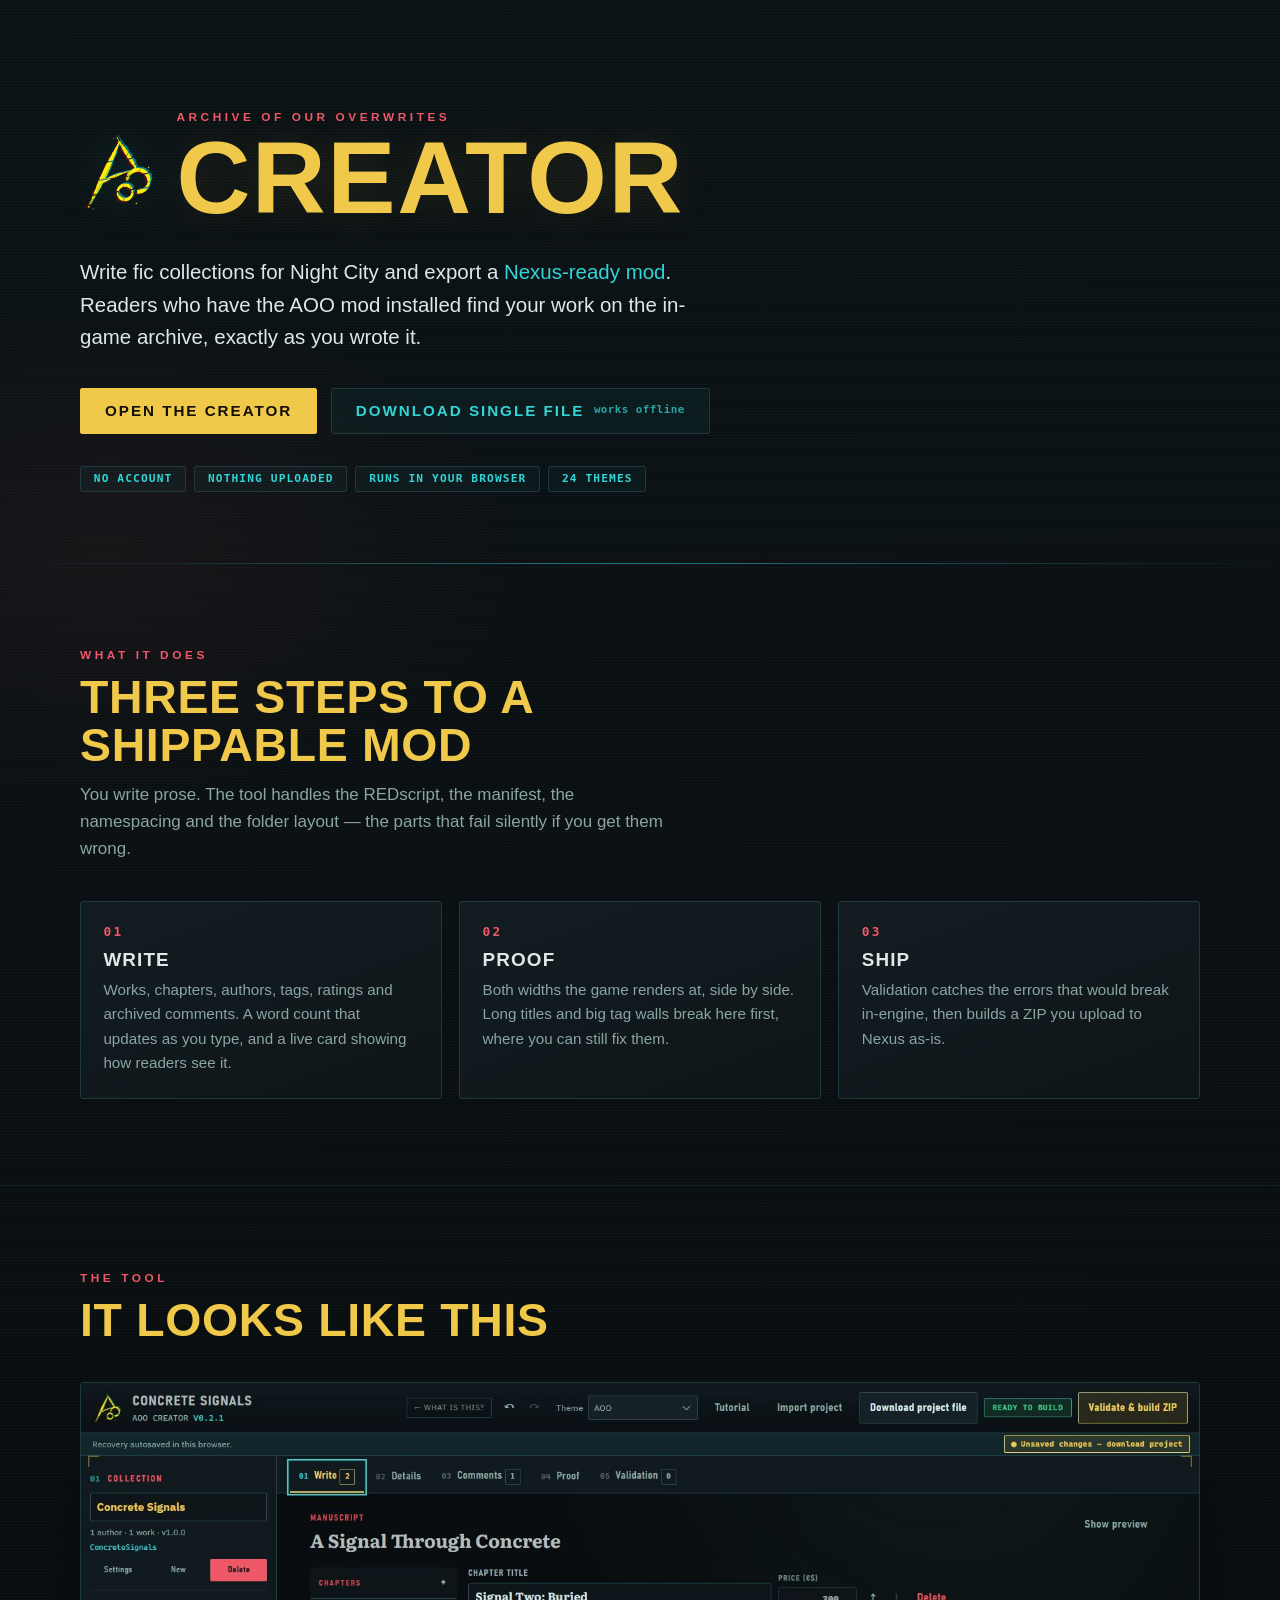
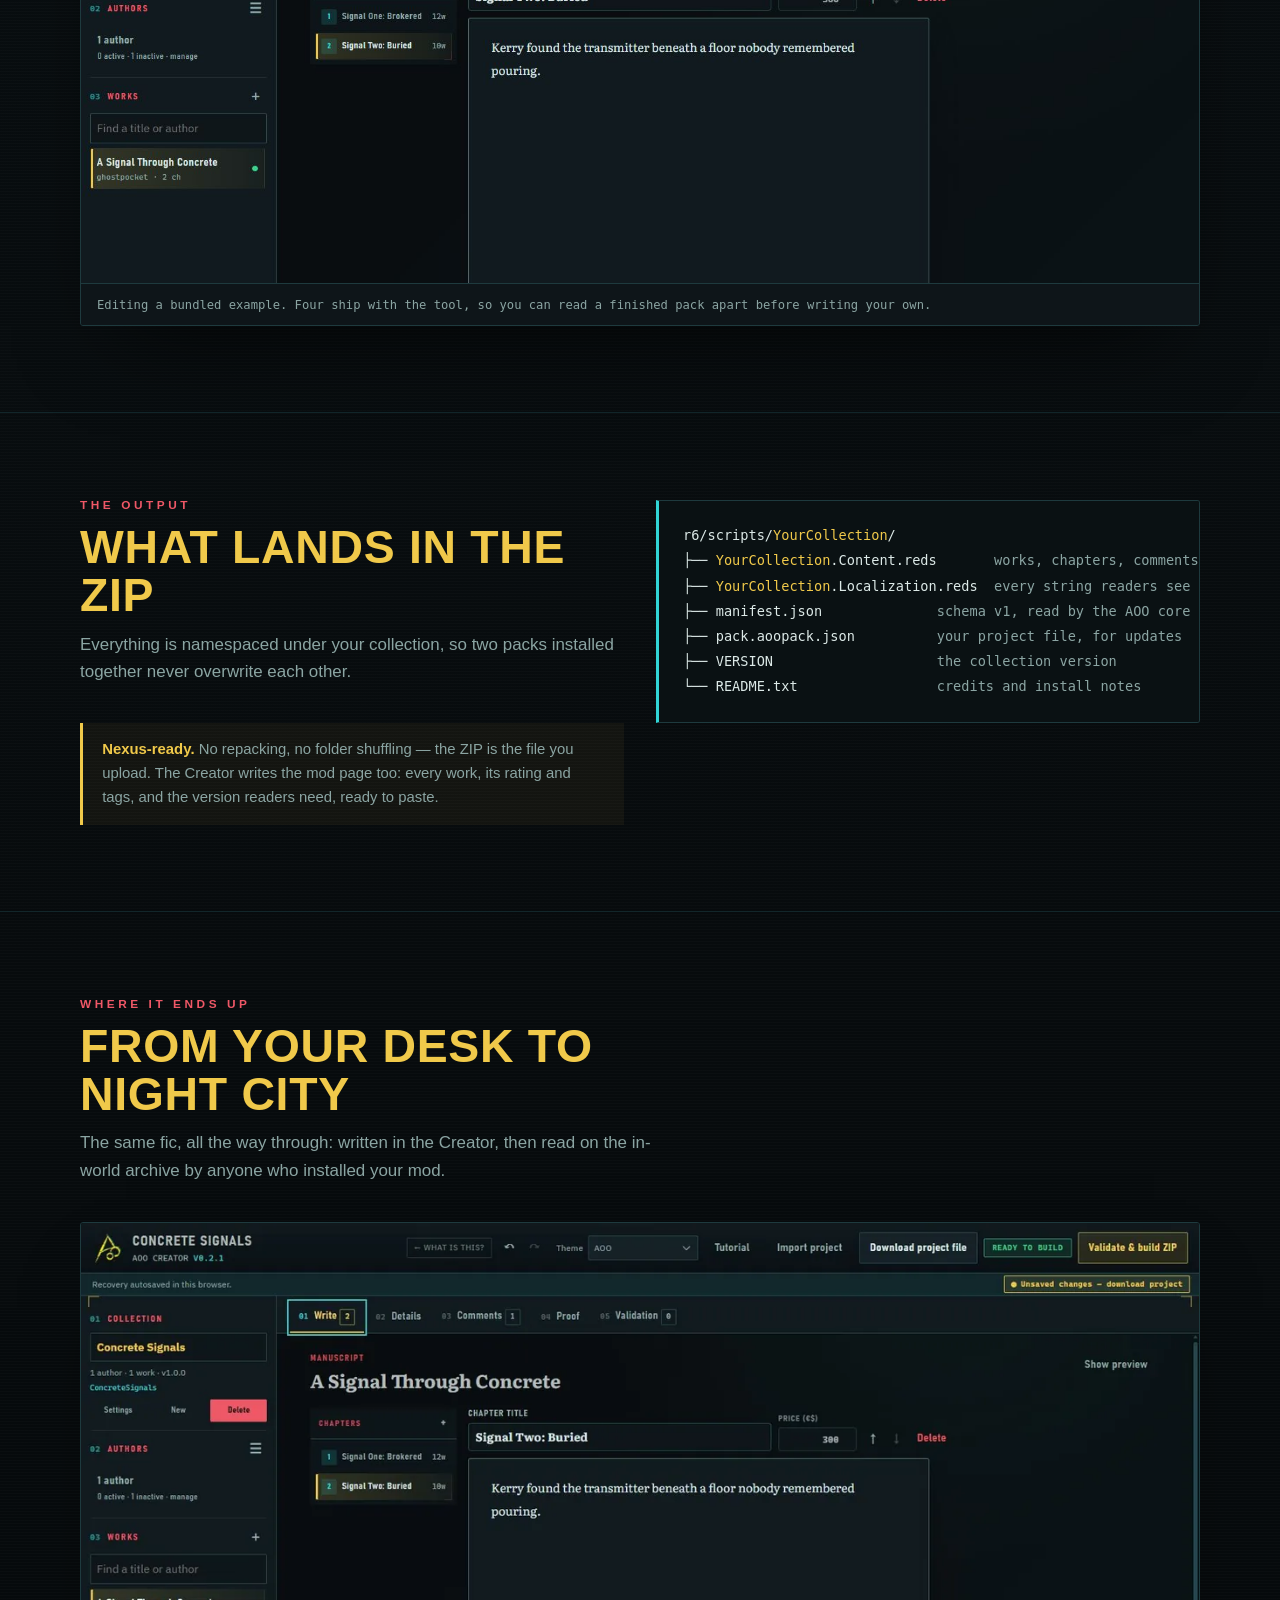
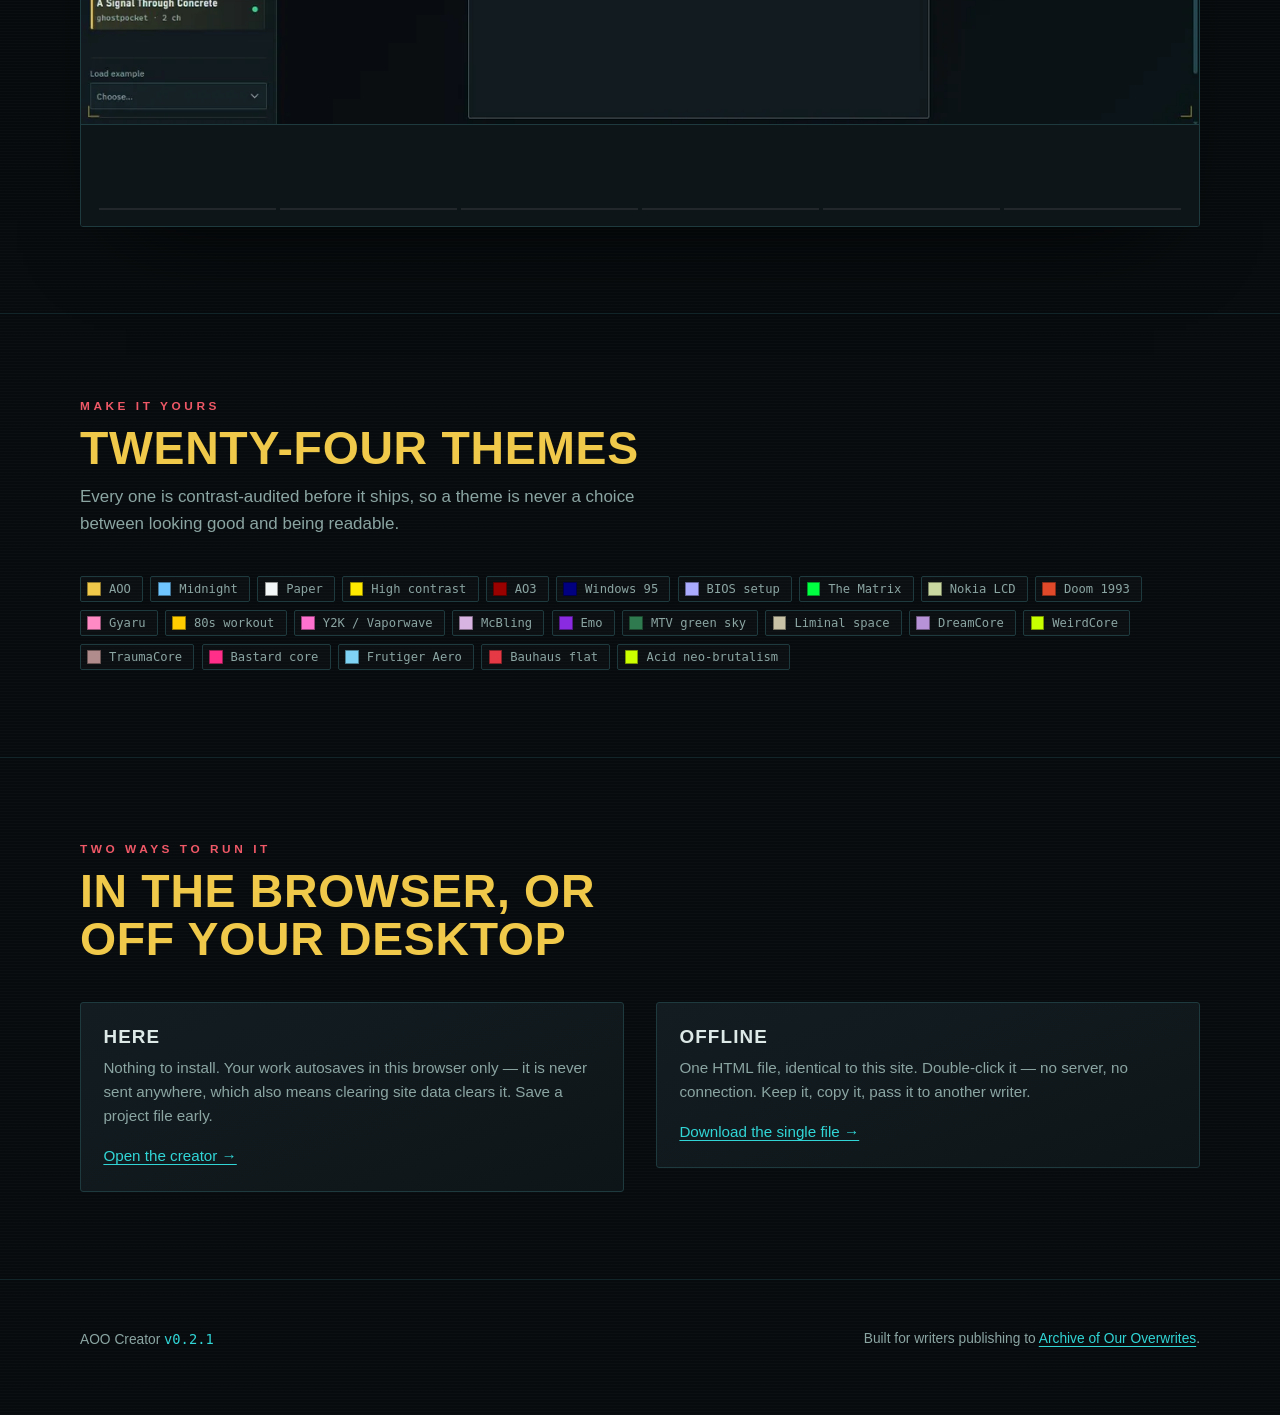
<file: docs/index.html>
<!doctype html>
<html lang="en">
<head>
<meta charset="utf-8">
<meta name="viewport" content="width=device-width,initial-scale=1">
<title>AOO Creator</title>
<meta name="description" content="Write fic collections for Cyberpunk 2077&#x27;s Archive of Our Overwrites and export a Nexus-ready mod. Runs entirely in your browser — no account, nothing uploaded.">
<link rel="icon" href="assets/aoo-logo.png" type="image/png">
<link rel="apple-touch-icon" href="assets/aoo-logo.png">
<meta name="theme-color" content="#070b0d">
<meta name="color-scheme" content="dark">
<link rel="canonical" href="https://mmarcussa.github.io/aoo-creator/">
<meta property="og:type" content="website">
<meta property="og:site_name" content="AOO Creator">
<meta property="og:title" content="AOO Creator — build fic collection mods">
<meta property="og:description" content="Write fic collections for Cyberpunk 2077&#x27;s Archive of Our Overwrites and export a Nexus-ready mod. Runs entirely in your browser — no account, nothing uploaded.">
<meta property="og:image" content="https://mmarcussa.github.io/aoo-creator/assets/share-card.png">
<meta property="og:image:width" content="1200">
<meta property="og:image:height" content="630">
<meta property="og:image:alt" content="Archive of Our Overwrites Creator">
<meta name="twitter:card" content="summary_large_image">
<meta name="twitter:title" content="AOO Creator — build fic collection mods">
<meta name="twitter:description" content="Write fic collections for Cyberpunk 2077&#x27;s Archive of Our Overwrites and export a Nexus-ready mod. Runs entirely in your browser — no account, nothing uploaded.">
<meta name="twitter:image" content="https://mmarcussa.github.io/aoo-creator/assets/share-card.png">

<style>
:root{
  --ink:#070b0d; --panel:#0e1519; --panel2:#131d21; --edge:#1e3a3e;
  --text:#dce9e7; --muted:#8ba5a3;
  --cyan:#31d5d6; --gold:#f0c94a; --red:#ef5867; --green:#38d28d;
  --display:"Bahnschrift SemiCondensed",Bahnschrift,"Oswald","Arial Narrow",sans-serif;
  --body:Corbel,Candara,"Optima","Segoe UI",sans-serif;
  --mono:"Cascadia Mono",Consolas,"DejaVu Sans Mono",monospace;
}
*{box-sizing:border-box;margin:0}
html{scroll-behavior:smooth}
body{
  background:
    radial-gradient(900px 520px at 82% -8%,#31d5d614,transparent 62%),
    radial-gradient(700px 420px at 8% 12%,#ef58670f,transparent 60%),
    repeating-linear-gradient(0deg,#ffffff04 0 1px,transparent 1px 3px),
    linear-gradient(178deg,#0b1215,var(--ink) 55%);
  color:var(--text); font:16px/1.6 var(--body);
  -webkit-font-smoothing:antialiased;
}
.wrap{width:min(1120px,calc(100% - 2.5rem));margin-inline:auto}
a{color:var(--cyan);text-underline-offset:3px}

/* ---------- shared type ---------- */
.eyebrow{font:800 .74rem/1 var(--display);letter-spacing:.3em;text-transform:uppercase;color:var(--red)}
h1,h2,h3{font-family:var(--display);font-weight:700;letter-spacing:.015em;line-height:1.04}
h2{font-size:clamp(1.9rem,4vw,2.9rem);text-transform:uppercase;color:var(--gold)}
h3{font-size:1.18rem;text-transform:uppercase;letter-spacing:.06em;color:var(--text)}
.lede{max-width:62ch;color:var(--muted);font-size:1.06rem}

/* ---------- page-load stagger ---------- */
@keyframes riseIn{from{opacity:0;transform:translateY(14px)}to{opacity:1;transform:none}}
.rise{animation:riseIn 700ms cubic-bezier(.22,.9,.3,1) both}
.d1{animation-delay:.05s}.d2{animation-delay:.16s}.d3{animation-delay:.27s}
.d4{animation-delay:.38s}.d5{animation-delay:.5s}.d6{animation-delay:.62s}
@media (prefers-reduced-motion:reduce){.rise{animation:none}}

/* ---------- hero ---------- */
header.hero{position:relative;padding:clamp(3.5rem,9vw,7rem) 0 clamp(2.5rem,6vw,4.5rem);overflow:hidden}
header.hero::after{
  content:"";position:absolute;inset:auto 0 0;height:1px;
  background:linear-gradient(90deg,transparent,var(--edge) 12%,var(--cyan) 50%,var(--edge) 88%,transparent);
  opacity:.55}
.mark-row{display:flex;align-items:center;gap:1.15rem;margin-bottom:1.5rem}
.mark{width:78px;height:78px;flex:none;filter:drop-shadow(0 0 22px #31d5d63d)}
.mark img{width:100%;height:100%;object-fit:contain}
.title{font-size:clamp(3rem,10vw,6.4rem);text-transform:uppercase;color:var(--gold);
  text-shadow:0 0 42px #f0c94a1f;margin:.1rem 0 0}
.tagline{margin-top:1.4rem;max-width:56ch;font-size:clamp(1.05rem,2.1vw,1.28rem);color:var(--text)}
.tagline b{color:var(--cyan);font-weight:inherit}

.cta{display:flex;flex-wrap:wrap;gap:.85rem;margin-top:2.1rem}
.btn{display:inline-flex;align-items:center;gap:.6rem;padding:.9rem 1.5rem;
  font:700 .95rem/1 var(--display);letter-spacing:.13em;text-transform:uppercase;
  text-decoration:none;border:1px solid var(--edge);border-radius:2px;
  transition:transform 140ms ease,box-shadow 140ms ease,border-color 140ms ease}
.btn.go{background:var(--gold);border-color:var(--gold);color:#141007;
  animation:ctaGlow 2.8s ease-in-out infinite}
/* the primary action pulses so it reads as the thing to click; it settles the
   moment a pointer arrives, and stands down for reduced motion */
@keyframes ctaGlow{
  0%,100%{box-shadow:0 0 14px -6px #f0c94a66}
  50%{box-shadow:0 0 30px -2px #f0c94aaa}}
.btn.go:hover{animation:none}
@media (prefers-reduced-motion:reduce){.btn.go{animation:none}}
.btn.go:hover{transform:translateY(-2px);box-shadow:0 10px 30px -8px #f0c94acc}
.btn.alt{color:var(--cyan);background:#31d5d60d}
.btn.alt:hover{border-color:var(--cyan);transform:translateY(-2px)}
.btn small{font-family:var(--mono);font-size:.68rem;letter-spacing:.04em;
  text-transform:none;opacity:.75}

.facts{display:flex;flex-wrap:wrap;gap:.5rem;margin-top:2rem;padding:0;list-style:none}
.facts li{padding:.4rem .8rem;border:1px solid var(--edge);border-radius:2px;
  background:#31d5d60a;font:700 .7rem/1 var(--mono);letter-spacing:.1em;
  text-transform:uppercase;color:var(--cyan)}

/* ---------- sections ---------- */
section{padding:clamp(3.2rem,7vw,5.4rem) 0;border-bottom:1px solid #12262a}
.head{display:grid;gap:.7rem;margin-bottom:2.4rem;max-width:70ch}

.steps{display:grid;gap:1.1rem;grid-template-columns:repeat(auto-fit,minmax(min(255px,100%),1fr));
  counter-reset:step}
.step{position:relative;padding:1.5rem 1.4rem 1.4rem;border:1px solid var(--edge);
  background:linear-gradient(160deg,var(--panel2),var(--panel));border-radius:3px}
.step::before{counter-increment:step;content:"0" counter(step);
  display:block;margin-bottom:.7rem;font:800 .8rem/1 var(--mono);letter-spacing:.18em;color:var(--red)}
.step p{margin-top:.55rem;color:var(--muted);font-size:.95rem}
.step.plain::before{content:none}

.shot{border:1px solid var(--edge);border-radius:3px;overflow:hidden;
  box-shadow:0 40px 90px -40px #000c, 0 0 0 1px #ffffff05 inset;background:var(--panel)}
.shot img{display:block;width:100%;height:auto}
.shot figcaption{padding:.7rem 1rem;border-top:1px solid var(--edge);
  font:.76rem/1.5 var(--mono);color:var(--muted);background:var(--panel)}

.tree{margin:0;padding:1.4rem 1.5rem;border:1px solid var(--edge);border-left:3px solid var(--cyan);
  background:#0a1113;border-radius:0 3px 3px 0;overflow-x:auto;
  font:.85rem/1.85 var(--mono);color:var(--text)}
.tree .dim{color:var(--muted)}
.tree .hi{color:var(--gold)}

.split{display:grid;gap:2rem;grid-template-columns:repeat(auto-fit,minmax(min(300px,100%),1fr));align-items:start}

.chain{display:grid;gap:.9rem;padding:0;margin:0;list-style:none;counter-reset:link}
.chain li{display:grid;grid-template-columns:auto 1fr;gap:1rem;align-items:baseline;
  padding-bottom:.9rem;border-bottom:1px dashed #16303485}
.chain li:last-child{border-bottom:0}
.chain li::before{counter-increment:link;content:counter(link);
  display:grid;place-items:center;width:1.7rem;height:1.7rem;
  border:1px solid var(--edge);border-radius:50%;
  font:700 .72rem/1 var(--mono);color:var(--cyan)}
.chain b{grid-column:2;color:var(--text);font-weight:700}
.chain span{grid-column:2;color:var(--muted);font-size:.95rem}
.chain li::before{grid-row:span 2;align-self:start}

.themes{display:flex;flex-wrap:wrap;gap:.45rem;padding:0;margin:0;list-style:none}
.themes li{display:flex;align-items:center;gap:.5rem;padding:.35rem .7rem .35rem .4rem;
  border:1px solid var(--edge);border-radius:2px;background:#ffffff05;
  font:.76rem/1 var(--mono);color:var(--muted)}
.themes i{width:.85rem;height:.85rem;border-radius:1px;background:var(--sw,#333);
  box-shadow:0 0 0 1px #0006 inset}

.note{margin-top:1.6rem;padding:.95rem 1.2rem;border-left:3px solid var(--gold);
  background:#f0c94a0d;color:var(--muted);font-size:.93rem}
.note b{color:var(--gold)}

footer{padding:3rem 0 4rem;color:var(--muted);font-size:.86rem}
.foot-row{display:flex;flex-wrap:wrap;gap:1.4rem;justify-content:space-between;align-items:center}
.foot-row code{font-family:var(--mono);color:var(--cyan)}

/* ---------- write-to-Night-City sequence ---------- */
.seq{position:relative;border:1px solid var(--edge);border-radius:3px;overflow:hidden;
  background:#05090b;box-shadow:0 40px 90px -46px #000c}
.seq-stage{position:relative;aspect-ratio:1280/573}
.seq-stage img{position:absolute;inset:0;width:100%;height:100%;object-fit:cover;
  opacity:0;visibility:hidden;animation:seqShow var(--loop) steps(1,end) infinite;
  animation-delay:calc(var(--i) * var(--step))}
.seq-stage img:first-child{opacity:1;visibility:visible}
@keyframes seqShow{0%{opacity:1;visibility:visible}16.6%{opacity:0;visibility:hidden}100%{opacity:0;visibility:hidden}}

.seq-caption{display:grid;gap:.2rem;padding:.9rem 1.15rem;border-top:1px solid var(--edge);
  background:var(--panel);min-height:5.1rem}
.seq-caption p{position:absolute;opacity:0;visibility:hidden;margin:0;
  animation:seqShow var(--loop) steps(1,end) infinite;
  animation-delay:calc(var(--i) * var(--step))}
.seq-caption .wrapline{position:relative;min-height:3.4rem}
.seq-caption b{display:block;font:800 .72rem/1.6 var(--display);letter-spacing:.24em;
  text-transform:uppercase;color:var(--red)}
.seq-caption span{color:var(--muted);font-size:.95rem}

.seq-ticks{display:flex;gap:.3rem;padding:0 1.15rem 1rem;background:var(--panel)}
.seq-ticks i{flex:1;height:2px;background:#ffffff14;position:relative;overflow:hidden}
.seq-ticks i::after{content:"";position:absolute;inset:0;background:var(--gold);
  transform:scaleX(0);transform-origin:left;
  animation:seqTick var(--loop) linear infinite;
  animation-delay:calc(var(--i) * var(--step))}
@keyframes seqTick{0%{transform:scaleX(0)}16.6%{transform:scaleX(1)}
  16.7%{transform:scaleX(0)}100%{transform:scaleX(0)}}

/* hovering holds a frame, for anyone who wants to actually read one */
.seq:hover img,.seq:hover p,.seq:hover i::after{animation-play-state:paused}

@media (prefers-reduced-motion:reduce){
  .seq-stage{aspect-ratio:auto;display:grid;gap:1px;background:var(--edge)}
  .seq-stage img{position:static;opacity:1;visibility:visible;animation:none;height:auto}
  .seq-caption p{position:static;opacity:1;visibility:visible;animation:none;padding:.5rem 0;
    border-top:1px solid #ffffff10}
  .seq-caption .wrapline{min-height:0}
  .seq-ticks{display:none}
}
</style>
</head>
<body>
<!--
     _   ___  ___
    /_\ / _ \/ _ \    ARCHIVE OF OUR OVERWRITES
   / _ \ (_) | (_) |   creator
  /_/ \_\___/ \___/

  NETDIR://AOO.PUB

  You read the source. Good instinct.

  There is no tracker on this page, no analytics, no beacon. Open the Network
  tab and reload: this page and its own assets, nothing else. That is the whole
  promise, and it is checkable in about ten seconds - which is how a promise
  ought to work.

  Every fic in the screenshots is placeholder text. The real ones get written
  by people like you, in the tool one click away.

  "The archive remembers what the city would rather overwrite."
-->

<header class="hero">
  <div class="wrap">
    <div class="mark-row rise d1">
      <div class="mark"><img src="assets/aoo-logo.png" alt=""></div>
      <div>
        <p class="eyebrow">Archive of Our Overwrites</p>
        <h1 class="title">Creator</h1>
      </div>
    </div>
    <p class="tagline rise d2">Write fic collections for Night City and export a
      <b>Nexus-ready mod</b>. Readers who have the AOO mod installed find your work
      on the in-game archive, exactly as you wrote it.</p>

    <div class="cta rise d3">
      <a class="btn go" href="app.html">Open the creator</a>
      <a class="btn alt" href="AOO-Creator-v0.2.1-standalone.html" download>
        Download single file <small>works offline</small></a>
    </div>

    <ul class="facts rise d4">
      <li>No account</li>
      <li>Nothing uploaded</li>
      <li>Runs in your browser</li>
      <li>24 themes</li>
    </ul>
  </div>
</header>

<section>
  <div class="wrap">
    <div class="head rise d1">
      <p class="eyebrow">What it does</p>
      <h2>Three steps to a shippable mod</h2>
      <p class="lede">You write prose. The tool handles the REDscript, the manifest,
        the namespacing and the folder layout &mdash; the parts that fail silently
        if you get them wrong.</p>
    </div>
    <div class="steps">
      <article class="step rise d2">
        <h3>Write</h3>
        <p>Works, chapters, authors, tags, ratings and archived comments. A word
          count that updates as you type, and a live card showing how readers see it.</p>
      </article>
      <article class="step rise d3">
        <h3>Proof</h3>
        <p>Both widths the game renders at, side by side. Long titles and big tag
          walls break here first, where you can still fix them.</p>
      </article>
      <article class="step rise d4">
        <h3>Ship</h3>
        <p>Validation catches the errors that would break in-engine, then builds a
          ZIP you upload to Nexus as-is.</p>
      </article>
    </div>
  </div>
</section>

<section>
  <div class="wrap">
    <div class="head rise d1">
      <p class="eyebrow">The tool</p>
      <h2>It looks like this</h2>
    </div>
    <figure class="shot rise d2">
      <img src="assets/screenshot-app.png"
           alt="The AOO Creator editing a collection called Concrete Signals, with a chapter list, manuscript and a Ready to build indicator.">
      <figcaption>Editing a bundled example. Four ship with the tool, so you can read
        a finished pack apart before writing your own.</figcaption>
    </figure>
  </div>
</section>

<section>
  <div class="wrap split">
    <div>
      <div class="head rise d1">
        <p class="eyebrow">The output</p>
        <h2>What lands in the ZIP</h2>
        <p class="lede">Everything is namespaced under your collection, so two packs
          installed together never overwrite each other.</p>
      </div>
      <p class="note rise d3"><b>Nexus-ready.</b> No repacking, no folder shuffling &mdash;
        the ZIP is the file you upload. The Creator writes the mod page too:
        every work, its rating and tags, and the version readers need, ready
        to paste.</p>
    </div>
    <pre class="tree rise d2">r6/scripts/<span class="hi">YourCollection</span>/
├── <span class="hi">YourCollection</span>.Content.reds       <span class="dim">works, chapters, comments</span>
├── <span class="hi">YourCollection</span>.Localization.reds  <span class="dim">every string readers see</span>
├── manifest.json              <span class="dim">schema v1, read by the AOO core</span>
├── pack.aoopack.json          <span class="dim">your project file, for updates</span>
├── VERSION                    <span class="dim">the collection version</span>
└── README.txt                 <span class="dim">credits and install notes</span></pre>
  </div>
</section>

<section>
  <div class="wrap">
    <div class="head rise d1">
      <p class="eyebrow">Where it ends up</p>
      <h2>From your desk to Night City</h2>
      <p class="lede">The same fic, all the way through: written in the Creator,
        then read on the in-world archive by anyone who installed your mod.</p>
    </div>

    <div class="seq rise d2" style="--loop:19.2s;--step:3.2s">
      <div class="seq-stage">
        <img src="assets/ingame/tool-write.webp" width="1280" height="573" loading="lazy" decoding="async" style="--i:0" alt="You write the fic. Chapters, tags, byline, ratings.">
        <img src="assets/ingame/tool-build.webp" width="1280" height="573" loading="lazy" decoding="async" style="--i:1" alt="Validation passes, and your Nexus mod page is written for you.">
        <img src="assets/ingame/net-directory.webp" width="1280" height="573" loading="lazy" decoding="async" style="--i:2" alt="Readers reach the archive from the Night City network.">
        <img src="assets/ingame/archive-index.webp" width="1280" height="573" loading="lazy" decoding="async" style="--i:3" alt="Your collection, with its own stats and byline.">
        <img src="assets/ingame/shard-market.webp" width="1280" height="573" loading="lazy" decoding="async" style="--i:4" alt="Chapters recovered with eddies, exactly as you priced them.">
        <img src="assets/ingame/work-page.webp" width="1280" height="573" loading="lazy" decoding="async" style="--i:5" alt="Tags, warnings, props, comments. Your work, in the world.">
      </div>
      <div class="seq-caption">
        <div class="wrapline">
          <p style="--i:0"><b>In the Creator</b><span>You write the fic. Chapters, tags, byline, ratings.</span></p>
          <p style="--i:1"><b>One click</b><span>Validation passes, and your Nexus mod page is written for you.</span></p>
          <p style="--i:2"><b>On the Net</b><span>Readers reach the archive from the Night City network.</span></p>
          <p style="--i:3"><b>In the archive</b><span>Your collection, with its own stats and byline.</span></p>
          <p style="--i:4"><b>On the market</b><span>Chapters recovered with eddies, exactly as you priced them.</span></p>
          <p style="--i:5"><b>Read in Night City</b><span>Tags, warnings, props, comments. Your work, in the world.</span></p>
        </div>
      </div>
      <div class="seq-ticks">
        <i style="--i:0"></i>
        <i style="--i:1"></i>
        <i style="--i:2"></i>
        <i style="--i:3"></i>
        <i style="--i:4"></i>
        <i style="--i:5"></i>
      </div>
    </div>
  </div>
</section>

<section>
  <div class="wrap">
    <div class="head rise d1">
      <p class="eyebrow">Make it yours</p>
      <h2>Twenty-four themes</h2>
      <p class="lede">Every one is contrast-audited before it ships, so a theme is
        never a choice between looking good and being readable.</p>
    </div>
    <ul class="themes rise d2">
      <li style="--sw:#f0c94a"><i></i>AOO</li>
      <li style="--sw:#6fc5ff"><i></i>Midnight</li>
      <li style="--sw:#f4f7f7"><i></i>Paper</li>
      <li style="--sw:#ffea00"><i></i>High contrast</li>
      <li style="--sw:#990000"><i></i>AO3</li>
      <li style="--sw:#000080"><i></i>Windows 95</li>
      <li style="--sw:#aaaaff"><i></i>BIOS setup</li>
      <li style="--sw:#00ff41"><i></i>The Matrix</li>
      <li style="--sw:#c8d8a0"><i></i>Nokia LCD</li>
      <li style="--sw:#e04a2a"><i></i>Doom 1993</li>
      <li style="--sw:#ff8ac4"><i></i>Gyaru</li>
      <li style="--sw:#ffcc00"><i></i>80s workout</li>
      <li style="--sw:#ff71ce"><i></i>Y2K / Vaporwave</li>
      <li style="--sw:#d8b4e2"><i></i>McBling</li>
      <li style="--sw:#8a2be2"><i></i>Emo</li>
      <li style="--sw:#2f7a4f"><i></i>MTV green sky</li>
      <li style="--sw:#c9c2a6"><i></i>Liminal space</li>
      <li style="--sw:#b892d6"><i></i>DreamCore</li>
      <li style="--sw:#c8ff00"><i></i>WeirdCore</li>
      <li style="--sw:#b08c8c"><i></i>TraumaCore</li>
      <li style="--sw:#ff2e88"><i></i>Bastard core</li>
      <li style="--sw:#7fd4f5"><i></i>Frutiger Aero</li>
      <li style="--sw:#e63946"><i></i>Bauhaus flat</li>
      <li style="--sw:#ccff00"><i></i>Acid neo-brutalism</li>
    </ul>
  </div>
</section>

<section>
  <div class="wrap">
    <div class="head rise d1">
      <p class="eyebrow">Two ways to run it</p>
      <h2>In the browser, or off your desktop</h2>
    </div>
    <div class="split">
      <article class="step plain rise d2">
        <h3>Here</h3>
        <p>Nothing to install. Your work autosaves in this browser only &mdash; it is
          never sent anywhere, which also means clearing site data clears it. Save a
          project file early.</p>
        <p style="margin-top:1rem"><a href="app.html">Open the creator &rarr;</a></p>
      </article>
      <article class="step plain rise d3">
        <h3>Offline</h3>
        <p>One HTML file, identical to this site. Double-click it &mdash; no server, no
          connection. Keep it, copy it, pass it to another writer.</p>
        <p style="margin-top:1rem"><a href="AOO-Creator-v0.2.1-standalone.html" download>Download the single file &rarr;</a></p>
      </article>
    </div>
  </div>
</section>

<footer>
  <div class="wrap foot-row">
    <p>AOO Creator <code>v0.2.1</code></p>
    <p>Built for writers publishing to <a href="app.html">Archive of Our Overwrites</a>.</p>
  </div>
</footer>

</body>
</html>
</file>
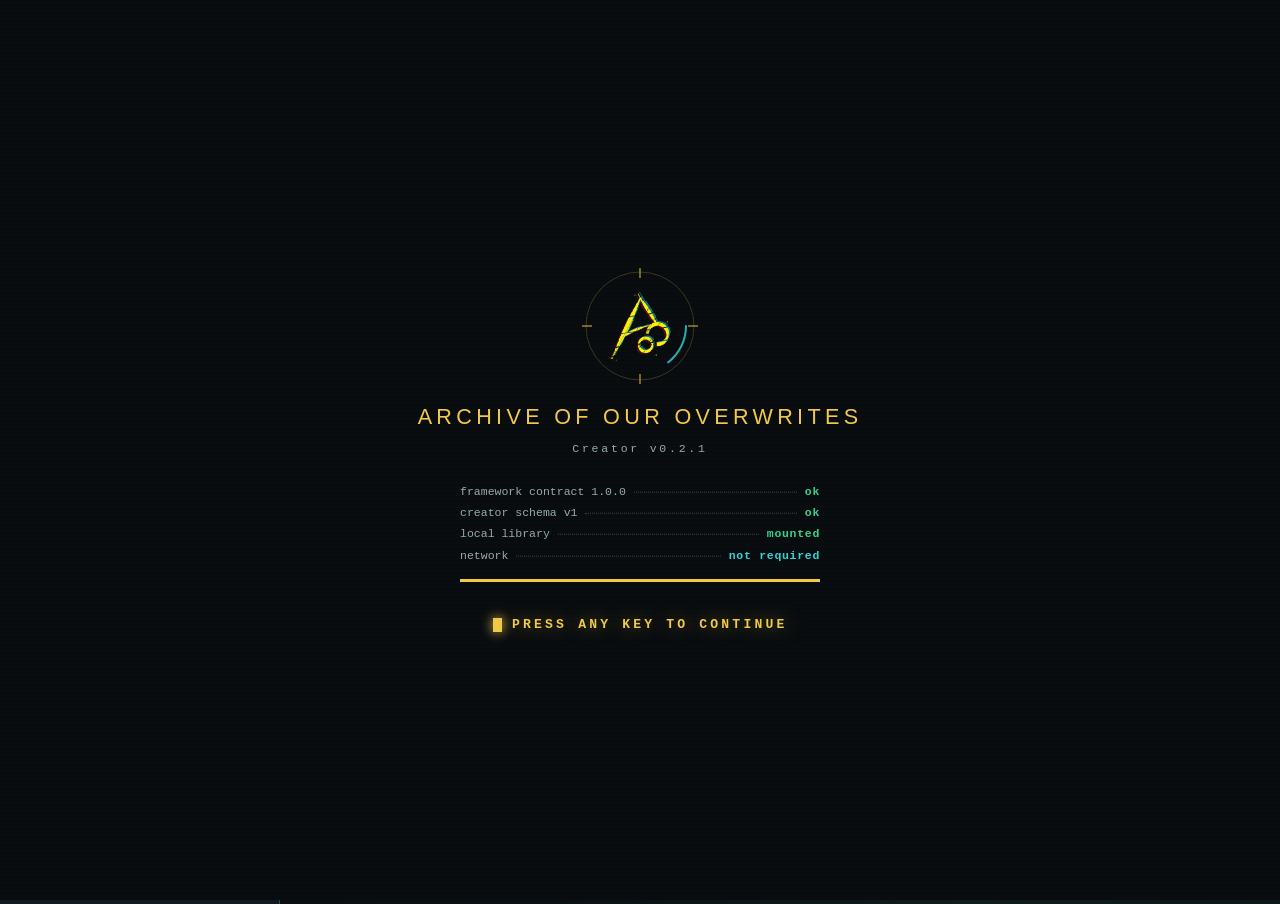
<file: source/index.html>
<!doctype html>
<html lang="en" data-theme="aoo">
<head>
  <meta charset="utf-8">
  <meta name="viewport" content="width=device-width,initial-scale=1">
  <meta name="description" content="Build update-safe Archive of Our Overwrites fic collection mods in the browser.">
  <title>AOO Creator</title>
  <link rel="stylesheet" href="styles.css">
</head>
<body>
  <header class="app-header">
    <div class="brand">
      <button id="welcomeBtn" class="brand-button" type="button" title="Show the welcome screen"><span class="brand-logo" role="img" aria-label="Archive of Our Overwrites"></span></button>
      <div class="masthead"><strong id="mastheadName">Untitled collection</strong><span class="masthead-sub">AOO Creator <i>v0.2.1</i></span></div>
    </div>
    <div class="header-actions"><div class="history-group" role="group" aria-label="History"><button id="undoBtn" class="history-btn" type="button" disabled title="Undo (Ctrl+Z outside a text box)" aria-label="Undo">&#8630;</button><button id="redoBtn" class="history-btn" type="button" disabled title="Redo (Ctrl+Y)" aria-label="Redo">&#8631;</button></div>
      <label class="compact">Theme
        <select id="themeSelect">
          <optgroup label="Core">
            <option value="aoo">AOO</option><option value="night">Midnight</option>
            <option value="light">Paper</option><option value="contrast">High contrast</option>
          </optgroup>
          <optgroup label="Archive">
            <option value="ao3">AO3</option>
          </optgroup>
          <optgroup label="Old hardware">
            <option value="win95">Windows 95</option><option value="bios">BIOS setup</option>
            <option value="matrix">The Matrix</option><option value="nokia">Nokia LCD</option>
            <option value="doom">Doom 1993</option>
          </optgroup>
          <optgroup label="Aesthetic">
            <option value="gyaru">Gyaru</option><option value="workout">80s workout</option>
            <option value="vapor">Y2K / Vaporwave</option><option value="mcbling">McBling</option>
            <option value="emo">Emo</option><option value="mtv">MTV green sky</option>
          </optgroup>
          <optgroup label="Uneasy">
            <option value="liminal">Liminal space</option><option value="dream">DreamCore</option>
            <option value="weird">WeirdCore</option><option value="trauma">TraumaCore</option>
            <option value="bastard">Bastard core</option>
          </optgroup>
          <optgroup label="Design">
            <option value="aero">Frutiger Aero</option><option value="bauhaus">Bauhaus flat</option>
            <option value="brutal">Acid neo-brutalism</option>
          </optgroup>
        </select>
      </label>
      <button id="tutorialBtn" class="ghost">Tutorial</button>
      <button id="importBtn" class="ghost">Import project</button>
      <button id="saveProjectBtn" class="secondary" title="Download the editable .aoopack.json source file (Ctrl+S)">Download project file</button>
      <button id="readyState" class="ready-state" type="button" hidden></button>
      <button id="buildBtn" class="primary">Validate &amp; build ZIP</button>
      <input id="importFile" type="file" accept=".json,.aoopack.json,application/json" hidden>
    </div>
  </header>

  <div class="status-bar">
    <span id="statusBar" class="status-text" role="status">Starting recovery storage…</span>
    <button id="backupState" class="backup-state" type="button"></button>
  </div>

  <div class="hud" aria-hidden="true"><i></i><i></i><i></i><i></i></div>

  <main class="workspace">
    <aside class="rail" aria-label="Collection navigator">
      <section class="rail-section">
        <div class="section-title"><h2>Collection</h2></div>
        <select id="collectionSelect" class="collection-select" aria-label="Switch collection"></select>
        <div id="projectSummary" class="project-summary"></div>
        <div class="collection-actions"><button id="projectSettingsBtn" class="ghost">Settings</button><button id="newProjectBtn" class="ghost">New</button><button id="deleteCollectionBtn" class="danger danger-strong">Delete</button></div>
      </section>

      <section class="rail-section">
        <div class="section-title"><h2>Authors</h2><button id="manageAuthorsBtn" class="icon-button" title="Manage authors">&#9776;</button></div>
        <button id="authorSummary" class="project-summary author-summary" type="button"></button>
      </section>

      <section class="rail-section grow">
        <div class="section-title"><h2>Works <span id="worksAttention" class="attention"></span></h2><button id="addWorkBtn" class="icon-button" title="Add work">＋</button></div>
        <input id="workSearch" class="rail-search" type="search" placeholder="Find a title or author">
        <div id="workList" class="nav-list work-list"></div>
      </section>

      <section class="rail-section examples">
        <label>Load example
          <select id="exampleSelect">
            <option value="">Choose…</option>
            <option value="oneshot">Inactive one-shot</option>
            <option value="complete">Complete multi-chapter</option>
            <option value="active">Active timed WIP</option>
            <option value="collection">Multi-author collection</option>
          </select>
        </label>
      </section>
    </aside>

    <section class="editor-shell">
      <nav class="editor-tabs" aria-label="Editor sections">
        <button data-tab="write" class="active">Write <span id="chapterCount" class="badge">0</span></button>
        <button data-tab="details">Details</button>
        <button data-tab="comments">Comments <span id="commentCount" class="badge">0</span></button>
        <button data-tab="preview">Proof</button>
        <button data-tab="validate">Validation <span id="issueCount" class="badge">0</span></button>
      </nav>

      <div id="emptyState" class="empty-state" hidden>
        <h1>Build your collection</h1>
        <p>Add an author and work, or load an example. Stable IDs are created once and survive later title or pseud changes.</p>
      </div>

      <div id="writePane" class="pane active">
        <div class="pane-heading">
          <div><span class="eyebrow">Manuscript</span><h1 id="workHeading">Untitled work</h1></div>
          <div class="pane-actions"><button id="livePreviewBtn" class="ghost" aria-pressed="false">Show preview</button></div>
        </div>
        <div class="write-layout">
          <aside class="chapter-strip">
            <div class="strip-head">Chapters<button id="addChapterBtn" class="icon-button" title="Add chapter">+</button></div>
            <div id="chapterStrip" class="strip-list"></div>
          </aside>
          <div id="chapterEditor" class="chapter-editor"></div>
          <aside id="writePreview" class="write-preview" hidden>
            <div class="strip-head">As readers see it</div>
            <div id="aooPreviewLive" class="aoo-preview"></div>
          </aside>
        </div>
      </div>

      <div id="authorsPane" class="pane">
        <div class="pane-heading">
          <div><span class="eyebrow">Collection roster</span><h1>Authors</h1></div>
          <div class="pane-actions"><button id="addAuthorBtn" class="primary">Add author</button></div>
        </div>
        <input id="authorSearch" class="author-search" type="search" placeholder="Find an author by pseud">
        <div id="authorRows" class="author-rows"></div>
      </div>

      <div id="detailsPane" class="pane">
        <div class="pane-heading">
          <div><span class="eyebrow">Work metadata</span><h1 id="detailsHeading">Untitled work</h1></div>
          <div class="pane-actions"><button id="duplicateWorkBtn" class="ghost">Duplicate</button><button id="deleteWorkBtn" class="danger">Delete</button></div>
        </div>
        <form id="workForm" class="record" autocomplete="off">

          <section class="record-block">
            <h2 class="record-rubric">Byline</h2>
            <div class="record-grid">
              <label class="span-2">Title <span class="counter" data-counter="title"></span>
                <input data-bind="title" maxlength="120" required>
              </label>
              <label>Author
                <select data-bind="authorId" id="authorSelect"></select>
              </label>
              <label>Pseud shown on work <span class="counter" data-counter="pseud"></span>
                <input data-bind="pseud" maxlength="24" required>
              </label>
            </div>
          </section>

          <section class="record-block">
            <h2 class="record-rubric">Rating and warnings</h2>
            <div class="rating-row">
              <div class="rating-chips" id="ratingChips" role="radiogroup" aria-label="Rating">
                <button type="button" data-rating="General"><b>G</b><span>General</span></button>
                <button type="button" data-rating="Teen"><b>T</b><span>Teen and up</span></button>
                <button type="button" data-rating="Mature"><b>M</b><span>Mature</span></button>
                <button type="button" data-rating="Explicit"><b>E</b><span>Explicit</span></button>
                <button type="button" data-rating="NotRated"><b>N</b><span>Not rated</span></button>
              </div>
              <input data-bind="rating" id="ratingValue" class="visually-bound" tabindex="-1" aria-hidden="true">
            </div>
            <div class="record-grid">
              <label>Archive warning
                <select data-bind="warning"><option value="None">No Archive Warnings Apply</option><option value="ChooseNotToWarn">Creator Chose Not To Use Archive Warnings</option><option value="GraphicViolence">Graphic Depictions Of Violence</option><option value="MajorDeath">Major Character Death</option><option value="Underage">Underage</option><option value="NonCon">Rape/Non-Con</option></select>
              </label>
              <label>Category
                <select data-bind="category"><option>Gen</option><option>F/F</option><option>F/M</option><option>M/M</option><option>Multi</option><option>Other</option></select>
              </label>
              <label>Status
                <select data-bind="complete"><option value="true">Complete</option><option value="false">Work in progress</option></select>
              </label>
              <label id="releaseModelField">Release model
                <select data-bind="active"><option value="false">Immediate availability</option><option value="true">Timed active-author release</option></select>
              </label>
              <label id="releaseIntervalField">Release interval (days)
                <input data-bind="releaseIntervalDays" type="number" min="3" max="365" step="1">
                <small>Only used by an incomplete timed work whose registered author is active; minimum 3 days.</small>
              </label>
            </div>
          </section>

          <section class="record-block">
            <h2 class="record-rubric">Summary <span class="counter" data-counter="summary"></span></h2>
            <textarea data-bind="summary" maxlength="140" rows="3" class="record-summary"></textarea>
            <small>Market cards allow 140 characters; the preview shows the final wrap.</small>
          </section>

          <section class="record-block">
            <h2 class="record-rubric">Tags <span id="tagTotal" class="badge">0 / 100</span></h2>
            <div class="tag-fields">
              <div class="tag-field" data-tagfield="fandoms">
                <span class="tag-kind">Fandoms</span>
                <div class="tag-chips"></div>
                <input class="tag-entry" list="fandomPresets" placeholder="Type a fandom, press Enter">
                <input data-bind-list="fandoms" class="visually-bound" tabindex="-1" aria-hidden="true">
              </div>
              <div class="tag-field" data-tagfield="relationships">
                <span class="tag-kind">Relationships</span>
                <div class="tag-chips"></div>
                <input class="tag-entry" list="relationshipPresets" placeholder="Type a pairing, press Enter">
                <input data-bind-list="relationships" class="visually-bound" tabindex="-1" aria-hidden="true">
              </div>
              <div class="tag-field" data-tagfield="characters">
                <span class="tag-kind">Characters</span>
                <div class="tag-chips"></div>
                <input class="tag-entry" list="characterPresets" placeholder="Type a character, press Enter">
                <input data-bind-list="characters" class="visually-bound" tabindex="-1" aria-hidden="true">
              </div>
              <div class="tag-field" data-tagfield="tags">
                <span class="tag-kind">Additional tags</span>
                <div class="tag-chips"></div>
                <input class="tag-entry" list="tagPresets" placeholder="Type a tag, press Enter">
                <input data-bind-list="tags" class="visually-bound" tabindex="-1" aria-hidden="true">
              </div>
            </div>
            <small>Each tag may be 80 characters. The in-game work page collapses large tag walls behind &ldquo;Show all&rdquo;.</small>
          </section>

          <section class="record-block">
            <h2 class="record-rubric">How the archive received it</h2>
            <div class="reception">
              <label><span>Props</span><input data-bind-stat="props" type="number" min="0"></label>
              <label><span>Reads</span><input data-bind-stat="reads" type="number" min="0"></label>
              <label><span>Stashes</span><input data-bind-stat="stashes" type="number" min="0"></label>
              <label><span>Comments</span><input data-bind-stat="comments" type="number" min="0"><small>Never below archived comments.</small></label>
              <label class="derived"><span>Words</span><input id="wordCountField" type="text" readonly tabindex="-1" aria-readonly="true"><small>Counted as you write.</small></label>
            </div>
            <small>These are the numbers a reader sees on the work card. They are fiction, not a real count.</small>
          </section>

          <section class="record-block">
            <h2 class="record-rubric">Author&rsquo;s note before the work</h2>
            <textarea data-bind="notesBefore" rows="3" placeholder="Optional" class="record-summary"></textarea>
          </section>
        </form>
      </div>

      <div id="commentsPane" class="pane">
        <div class="pane-heading"><div><span class="eyebrow">Optional archive activity</span><h1>Comments</h1></div><button id="addCommentBtn" class="primary">Add comment</button></div>
        <p class="help-callout">Comments can be included on complete, inactive one-shots and multi-chapter works. Chapter 0 means the whole work.</p>
        <div id="commentList" class="card-list"></div>
      </div>

      <div id="previewPane" class="pane">
        <div class="pane-heading"><div><span class="eyebrow">Before you publish</span><h1>Proof the work card</h1></div></div>
        <p class="help-callout">Both widths the game renders at, side by side. Long titles and large tag walls fail here first &mdash; if it survives the narrow column it survives the Shard Market.</p>
        <div class="proof-sheet">
          <figure><figcaption>Wide &mdash; work page</figcaption><div id="aooPreview" class="aoo-preview"></div></figure>
          <figure><figcaption>Narrow &mdash; market card</figcaption><div id="aooPreviewNarrow" class="aoo-preview narrow"></div></figure>
        </div>
      </div>

      <div id="validatePane" class="pane">
        <div class="pane-heading"><div><span class="eyebrow">Framework schema v1</span><h1>Validation report</h1></div><button id="runValidationBtn" class="ghost">Run again</button></div>
        <div id="validationSummary"></div><div id="validationList" class="validation-list"></div>
      </div>

      <div id="projectPane" class="pane">
        <div class="pane-heading"><div><span class="eyebrow">Nexus-ready package</span><h1>Collection settings</h1></div></div>
        <form id="projectForm" class="form-grid">
          <label class="span-2">Collection name <input data-pack="name" maxlength="80"></label>
          <label>Namespace <input data-pack="namespace" maxlength="48" pattern="[A-Za-z][A-Za-z0-9_]*"><small>Letters, numbers, underscore; cannot change after release.</small></label>
          <label>Version <input data-pack="version" value="1.0.0"></label>
          <label>Collection creator <input data-pack="creator" maxlength="80"></label>
          <label>License <input data-pack="license" maxlength="80" placeholder="All rights reserved"></label>
          <label class="span-2">Description <textarea data-pack="description" rows="3" maxlength="400"></textarea></label>
          <label>Nexus page <input data-pack="nexus" type="url" placeholder="https://www.nexusmods.com/..."></label>
          <label>Credits <input data-pack="credits" maxlength="240"></label>
        </form>
        <div class="contract-card"><strong>What readers need</strong><span>The Archive of Our Overwrites mod, version 0.3.0-dev.17 or newer</span><span>Worth putting on your Nexus page so readers install the right core.</span></div>
      </div>
    </section>
  </main>

  <datalist id="fandomPresets"><option value="SAMURAI"><option value="Us Cracks"><option value="Legends of Night City"><option value="Cyberpunk 2077"></datalist>
  <datalist id="relationshipPresets"><option value="Kerry Eurodyne/Johnny Silverhand"><option value="V/Judy Alvarez"><option value="V/Panam Palmer"></datalist>
  <datalist id="characterPresets"><option value="V"><option value="Johnny Silverhand"><option value="Kerry Eurodyne"><option value="Judy Alvarez"><option value="Panam Palmer"></datalist>
  <datalist id="tagPresets"><option value="Slow Burn"><option value="Angst"><option value="Found Family"><option value="Fluff"><option value="Alternate Universe"><option value="Unreliable Narrator"></datalist>

  <div id="boot" class="boot" hidden>
    <div class="boot-frame">
      <div class="boot-mark">
        <svg class="boot-reticle" viewBox="0 0 120 120" aria-hidden="true">
          <circle class="ret-ring" cx="60" cy="60" r="54" fill="none" stroke="currentColor" stroke-width="1"/>
          <circle class="ret-spin" cx="60" cy="60" r="46" fill="none" stroke="currentColor" stroke-width="2"
                  stroke-dasharray="42 250" stroke-linecap="round"/>
          <path class="ret-tick" d="M60 2v10M60 108v10M2 60h10M108 60h10" stroke="currentColor" stroke-width="2"/>
        </svg>
        <span class="boot-logo" role="img" aria-label=""></span>
      </div>
      <div class="boot-title">Archive of Our Overwrites</div>
      <div class="boot-sub">Creator v0.2.1</div>
      <ol class="boot-lines">
        <li><span>framework contract 1.0.0</span><b>ok</b></li>
        <li><span>creator schema v1</span><b>ok</b></li>
        <li><span>local library</span><b>mounted</b></li>
        <li><span>network</span><b>not required</b></li>
      </ol>
      <div class="boot-bar"><i></i></div>
      <div class="boot-skip" role="status">press any key to continue</div>
    </div>
  </div>

  <div id="publishScreen" class="publish" hidden>
    <div class="publish-inner">
      <div class="publish-head">
        <span class="eyebrow">Ready to publish</span>
        <h1 id="publishTitle">Untitled collection</h1>
        <p class="publish-sub">This builds the mod file you upload. Nothing leaves your machine.</p>
      </div>
      <dl class="publish-facts" id="publishFacts"></dl>
      <div class="publish-files">
        <span class="tag-kind">What the ZIP contains</span>
        <ol id="publishFileList"></ol>
      </div>

      <section class="diff-block" id="diffBlock">
        <span class="tag-kind" id="diffHeading">Since the file you imported</span>
        <p class="diff-lede" id="diffLede"></p>
        <ul class="diff-list" id="diffBreaking" hidden></ul>
        <ul class="diff-list ok" id="diffChanges" hidden></ul>
      </section>

      <details class="nexus-block" id="nexusBlock">
        <summary><span class="tag-kind">Your Nexus page</span>
          <small>Written for you from this collection &mdash; open, copy, paste.</small>
        </summary>
        <p class="nexus-lede">The ZIP is ready to upload. So is the description:
          every work, its rating, the tags and the core version readers need. Paste
          it into the Nexus description box and edit freely &mdash; it is a starting
          point, not a template you must keep.</p>
        <ul class="nexus-notes" id="nexusNotes" hidden></ul>
        <textarea id="nexusText" class="nexus-text" readonly rows="12"
          spellcheck="false" aria-label="Nexus page text in BBCode"></textarea>
        <div class="nexus-actions">
          <button type="button" id="nexusCopy" class="primary">Copy the page</button>
          <span id="nexusCopied" class="nexus-copied" hidden>Copied</span>
        </div>
      </details>
      <p class="publish-note" id="publishNote"></p>
      <div class="publish-actions">
        <button id="publishCancel" class="ghost">Not yet</button>
        <button id="publishGo" class="primary">Build the ZIP</button>
      </div>
    </div>
  </div>

  <div id="tutorialRoot"></div>

  <dialog id="confirmDialog">
    <form method="dialog" class="dialog-card confirm-card">
      <span class="eyebrow" id="confirmEyebrow">Confirm</span>
      <h1 id="confirmTitle">Are you sure?</h1>
      <p id="confirmBody"></p>
      <div class="dialog-actions">
        <button value="cancel" class="ghost">Cancel</button>
        <button value="ok" class="primary" id="confirmOk">Confirm</button>
      </div>
    </form>
  </dialog>

  <div id="welcomeScreen" class="welcome" hidden>
    <div class="welcome-inner">
      <div class="welcome-head">
        <svg class="welcome-mark" viewBox="0 0 64 64" aria-hidden="true">
          <defs><linearGradient id="wmg" x1="0" y1="0" x2="1" y2="1">
            <stop offset="0" stop-color="currentColor" stop-opacity=".85"/>
            <stop offset="1" stop-color="currentColor" stop-opacity=".25"/>
          </linearGradient></defs>
          <path d="M8 46 L32 8 L56 46" fill="none" stroke="url(#wmg)" stroke-width="3" stroke-linejoin="round"/>
          <path d="M18 46 L32 24 L46 46" fill="none" stroke="currentColor" stroke-width="1.5" opacity=".45"/>
          <line x1="6" y1="54" x2="58" y2="54" stroke="currentColor" stroke-width="2" opacity=".7"/>
        </svg>
        <div>
          <span class="eyebrow">Archive of Our Overwrites</span>
          <h1>Build a fic collection</h1>
          <p class="welcome-sub">Everything happens on your machine. Nothing is uploaded, and there is no account.</p>
        </div>
      </div>

      <div class="welcome-grid">
        <button class="welcome-card" data-welcome="blank">
          <span class="welcome-card-title">Start writing</span>
          <span class="welcome-card-text">A blank collection with one author and one work. Best if you already know what you are making.</span>
        </button>
        <button class="welcome-card" data-welcome="tour">
          <span class="welcome-card-title">Take the tour</span>
          <span class="welcome-card-text">Ten steps through the real interface, from naming a collection to building the mod.</span>
        </button>
        <button class="welcome-card" data-welcome="example">
          <span class="welcome-card-title">Learn from an example</span>
          <span class="welcome-card-text">Four finished collections, built to be read and taken apart. Open one, poke at every field, then start your own.</span>
        </button>
        <button class="welcome-card" data-welcome="import">
          <span class="welcome-card-title">Import a project</span>
          <span class="welcome-card-text">Continue from a <code>.aoopack.json</code> you saved earlier, keeping its internal IDs intact.</span>
        </button>
      </div>

      <div id="welcomeExamples" class="welcome-examples" hidden>
          <p class="welcome-examples-note">These are <strong>worked examples, not your project</strong> &mdash; each one opens as a separate collection you can edit, break and delete freely. Nothing you do to them touches anything else.</p>
        <button data-example="oneshot"><strong>Inactive one-shot</strong><small>One chapter, archived comments</small></button>
        <button data-example="complete"><strong>Complete multi-chapter</strong><small>Finished, immediately readable</small></button>
        <button data-example="active"><strong>Active timed WIP</strong><small>Chapters unlock on a schedule</small></button>
        <button data-example="collection"><strong>Multi-author collection</strong><small>Three authors, three works</small></button>
      </div>

      <p class="welcome-note"><strong>Your browser is not a backup.</strong> The tool autosaves here, but a
      <code>.aoopack.json</code> saved to disk is the only thing that lets you publish an update your readers
      keep their library through. Save one early.</p>

      <div class="welcome-foot">
        <label class="welcome-skip"><input type="checkbox" id="welcomeSuppress"> Don&rsquo;t show this again</label>
        <button id="welcomeClose" class="ghost welcome-close">Skip</button>
      </div>
    </div>
  </div>
  <script type="module" src="app.js"></script>
</body>
</html>
</file>
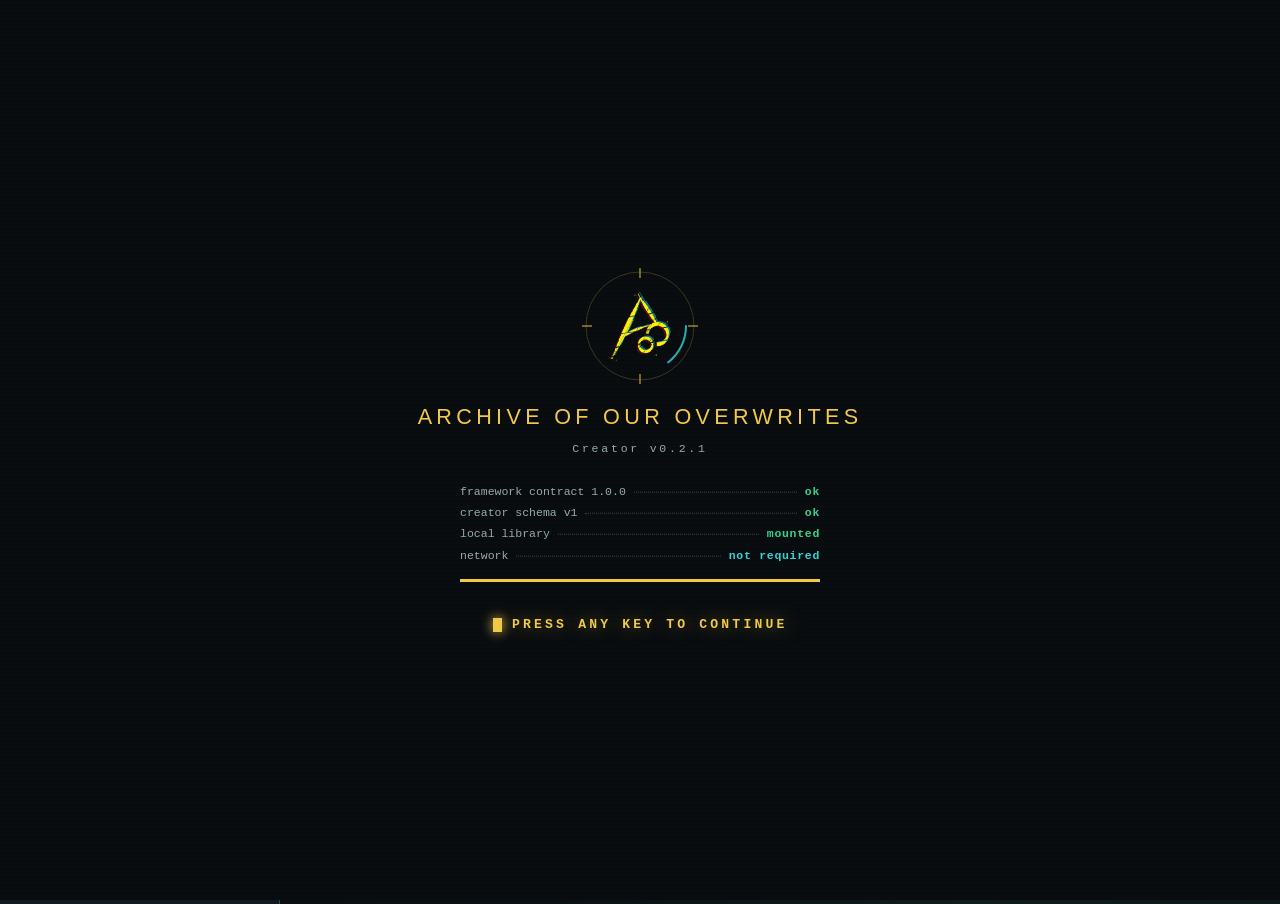
<file: docs/app.html>
<!doctype html>
<html lang="en" data-theme="aoo">
<head>
  <meta charset="utf-8">
  <meta name="viewport" content="width=device-width,initial-scale=1">
  <meta name="description" content="Build update-safe Archive of Our Overwrites fic collection mods in the browser.">
  <title>AOO Creator</title>
  <link rel="icon" href="assets/aoo-logo.png" type="image/png">
  <link rel="stylesheet" href="styles.css">
</head>
<body>
  <header class="app-header">
    <div class="brand">
      <button id="welcomeBtn" class="brand-button" type="button" title="Show the welcome screen"><span class="brand-logo" role="img" aria-label="Archive of Our Overwrites"></span></button>
      <div class="masthead"><strong id="mastheadName">Untitled collection</strong><span class="masthead-sub">AOO Creator <i>v0.2.1</i></span></div>
    </div>
    <div class="header-actions"><a class="site-home" href="index.html">&larr; What is this?</a><div class="history-group" role="group" aria-label="History"><button id="undoBtn" class="history-btn" type="button" disabled title="Undo (Ctrl+Z outside a text box)" aria-label="Undo">&#8630;</button><button id="redoBtn" class="history-btn" type="button" disabled title="Redo (Ctrl+Y)" aria-label="Redo">&#8631;</button></div>
      <label class="compact">Theme
        <select id="themeSelect">
          <optgroup label="Core">
            <option value="aoo">AOO</option><option value="night">Midnight</option>
            <option value="light">Paper</option><option value="contrast">High contrast</option>
          </optgroup>
          <optgroup label="Archive">
            <option value="ao3">AO3</option>
          </optgroup>
          <optgroup label="Old hardware">
            <option value="win95">Windows 95</option><option value="bios">BIOS setup</option>
            <option value="matrix">The Matrix</option><option value="nokia">Nokia LCD</option>
            <option value="doom">Doom 1993</option>
          </optgroup>
          <optgroup label="Aesthetic">
            <option value="gyaru">Gyaru</option><option value="workout">80s workout</option>
            <option value="vapor">Y2K / Vaporwave</option><option value="mcbling">McBling</option>
            <option value="emo">Emo</option><option value="mtv">MTV green sky</option>
          </optgroup>
          <optgroup label="Uneasy">
            <option value="liminal">Liminal space</option><option value="dream">DreamCore</option>
            <option value="weird">WeirdCore</option><option value="trauma">TraumaCore</option>
            <option value="bastard">Bastard core</option>
          </optgroup>
          <optgroup label="Design">
            <option value="aero">Frutiger Aero</option><option value="bauhaus">Bauhaus flat</option>
            <option value="brutal">Acid neo-brutalism</option>
          </optgroup>
        </select>
      </label>
      <button id="tutorialBtn" class="ghost">Tutorial</button>
      <button id="importBtn" class="ghost">Import project</button>
      <button id="saveProjectBtn" class="secondary" title="Download the editable .aoopack.json source file (Ctrl+S)">Download project file</button>
      <button id="readyState" class="ready-state" type="button" hidden></button>
      <button id="buildBtn" class="primary">Validate &amp; build ZIP</button>
      <input id="importFile" type="file" accept=".json,.aoopack.json,application/json" hidden>
    </div>
  </header>

  <div class="status-bar">
    <span id="statusBar" class="status-text" role="status">Starting recovery storage…</span>
    <button id="backupState" class="backup-state" type="button"></button>
  </div>

  <div class="hud" aria-hidden="true"><i></i><i></i><i></i><i></i></div>

  <main class="workspace">
    <aside class="rail" aria-label="Collection navigator">
      <section class="rail-section">
        <div class="section-title"><h2>Collection</h2></div>
        <select id="collectionSelect" class="collection-select" aria-label="Switch collection"></select>
        <div id="projectSummary" class="project-summary"></div>
        <div class="collection-actions"><button id="projectSettingsBtn" class="ghost">Settings</button><button id="newProjectBtn" class="ghost">New</button><button id="deleteCollectionBtn" class="danger danger-strong">Delete</button></div>
      </section>

      <section class="rail-section">
        <div class="section-title"><h2>Authors</h2><button id="manageAuthorsBtn" class="icon-button" title="Manage authors">&#9776;</button></div>
        <button id="authorSummary" class="project-summary author-summary" type="button"></button>
      </section>

      <section class="rail-section grow">
        <div class="section-title"><h2>Works <span id="worksAttention" class="attention"></span></h2><button id="addWorkBtn" class="icon-button" title="Add work">＋</button></div>
        <input id="workSearch" class="rail-search" type="search" placeholder="Find a title or author">
        <div id="workList" class="nav-list work-list"></div>
      </section>

      <section class="rail-section examples">
        <label>Load example
          <select id="exampleSelect">
            <option value="">Choose…</option>
            <option value="oneshot">Inactive one-shot</option>
            <option value="complete">Complete multi-chapter</option>
            <option value="active">Active timed WIP</option>
            <option value="collection">Multi-author collection</option>
          </select>
        </label>
      </section>
    </aside>

    <section class="editor-shell">
      <nav class="editor-tabs" aria-label="Editor sections">
        <button data-tab="write" class="active">Write <span id="chapterCount" class="badge">0</span></button>
        <button data-tab="details">Details</button>
        <button data-tab="comments">Comments <span id="commentCount" class="badge">0</span></button>
        <button data-tab="preview">Proof</button>
        <button data-tab="validate">Validation <span id="issueCount" class="badge">0</span></button>
      </nav>

      <div id="emptyState" class="empty-state" hidden>
        <h1>Build your collection</h1>
        <p>Add an author and work, or load an example. Stable IDs are created once and survive later title or pseud changes.</p>
      </div>

      <div id="writePane" class="pane active">
        <div class="pane-heading">
          <div><span class="eyebrow">Manuscript</span><h1 id="workHeading">Untitled work</h1></div>
          <div class="pane-actions"><button id="livePreviewBtn" class="ghost" aria-pressed="false">Show preview</button></div>
        </div>
        <div class="write-layout">
          <aside class="chapter-strip">
            <div class="strip-head">Chapters<button id="addChapterBtn" class="icon-button" title="Add chapter">+</button></div>
            <div id="chapterStrip" class="strip-list"></div>
          </aside>
          <div id="chapterEditor" class="chapter-editor"></div>
          <aside id="writePreview" class="write-preview" hidden>
            <div class="strip-head">As readers see it</div>
            <div id="aooPreviewLive" class="aoo-preview"></div>
          </aside>
        </div>
      </div>

      <div id="authorsPane" class="pane">
        <div class="pane-heading">
          <div><span class="eyebrow">Collection roster</span><h1>Authors</h1></div>
          <div class="pane-actions"><button id="addAuthorBtn" class="primary">Add author</button></div>
        </div>
        <input id="authorSearch" class="author-search" type="search" placeholder="Find an author by pseud">
        <div id="authorRows" class="author-rows"></div>
      </div>

      <div id="detailsPane" class="pane">
        <div class="pane-heading">
          <div><span class="eyebrow">Work metadata</span><h1 id="detailsHeading">Untitled work</h1></div>
          <div class="pane-actions"><button id="duplicateWorkBtn" class="ghost">Duplicate</button><button id="deleteWorkBtn" class="danger">Delete</button></div>
        </div>
        <form id="workForm" class="record" autocomplete="off">

          <section class="record-block">
            <h2 class="record-rubric">Byline</h2>
            <div class="record-grid">
              <label class="span-2">Title <span class="counter" data-counter="title"></span>
                <input data-bind="title" maxlength="120" required>
              </label>
              <label>Author
                <select data-bind="authorId" id="authorSelect"></select>
              </label>
              <label>Pseud shown on work <span class="counter" data-counter="pseud"></span>
                <input data-bind="pseud" maxlength="24" required>
              </label>
            </div>
          </section>

          <section class="record-block">
            <h2 class="record-rubric">Rating and warnings</h2>
            <div class="rating-row">
              <div class="rating-chips" id="ratingChips" role="radiogroup" aria-label="Rating">
                <button type="button" data-rating="General"><b>G</b><span>General</span></button>
                <button type="button" data-rating="Teen"><b>T</b><span>Teen and up</span></button>
                <button type="button" data-rating="Mature"><b>M</b><span>Mature</span></button>
                <button type="button" data-rating="Explicit"><b>E</b><span>Explicit</span></button>
                <button type="button" data-rating="NotRated"><b>N</b><span>Not rated</span></button>
              </div>
              <input data-bind="rating" id="ratingValue" class="visually-bound" tabindex="-1" aria-hidden="true">
            </div>
            <div class="record-grid">
              <label>Archive warning
                <select data-bind="warning"><option value="None">No Archive Warnings Apply</option><option value="ChooseNotToWarn">Creator Chose Not To Use Archive Warnings</option><option value="GraphicViolence">Graphic Depictions Of Violence</option><option value="MajorDeath">Major Character Death</option><option value="Underage">Underage</option><option value="NonCon">Rape/Non-Con</option></select>
              </label>
              <label>Category
                <select data-bind="category"><option>Gen</option><option>F/F</option><option>F/M</option><option>M/M</option><option>Multi</option><option>Other</option></select>
              </label>
              <label>Status
                <select data-bind="complete"><option value="true">Complete</option><option value="false">Work in progress</option></select>
              </label>
              <label id="releaseModelField">Release model
                <select data-bind="active"><option value="false">Immediate availability</option><option value="true">Timed active-author release</option></select>
              </label>
              <label id="releaseIntervalField">Release interval (days)
                <input data-bind="releaseIntervalDays" type="number" min="3" max="365" step="1">
                <small>Only used by an incomplete timed work whose registered author is active; minimum 3 days.</small>
              </label>
            </div>
          </section>

          <section class="record-block">
            <h2 class="record-rubric">Summary <span class="counter" data-counter="summary"></span></h2>
            <textarea data-bind="summary" maxlength="140" rows="3" class="record-summary"></textarea>
            <small>Market cards allow 140 characters; the preview shows the final wrap.</small>
          </section>

          <section class="record-block">
            <h2 class="record-rubric">Tags <span id="tagTotal" class="badge">0 / 100</span></h2>
            <div class="tag-fields">
              <div class="tag-field" data-tagfield="fandoms">
                <span class="tag-kind">Fandoms</span>
                <div class="tag-chips"></div>
                <input class="tag-entry" list="fandomPresets" placeholder="Type a fandom, press Enter">
                <input data-bind-list="fandoms" class="visually-bound" tabindex="-1" aria-hidden="true">
              </div>
              <div class="tag-field" data-tagfield="relationships">
                <span class="tag-kind">Relationships</span>
                <div class="tag-chips"></div>
                <input class="tag-entry" list="relationshipPresets" placeholder="Type a pairing, press Enter">
                <input data-bind-list="relationships" class="visually-bound" tabindex="-1" aria-hidden="true">
              </div>
              <div class="tag-field" data-tagfield="characters">
                <span class="tag-kind">Characters</span>
                <div class="tag-chips"></div>
                <input class="tag-entry" list="characterPresets" placeholder="Type a character, press Enter">
                <input data-bind-list="characters" class="visually-bound" tabindex="-1" aria-hidden="true">
              </div>
              <div class="tag-field" data-tagfield="tags">
                <span class="tag-kind">Additional tags</span>
                <div class="tag-chips"></div>
                <input class="tag-entry" list="tagPresets" placeholder="Type a tag, press Enter">
                <input data-bind-list="tags" class="visually-bound" tabindex="-1" aria-hidden="true">
              </div>
            </div>
            <small>Each tag may be 80 characters. The in-game work page collapses large tag walls behind &ldquo;Show all&rdquo;.</small>
          </section>

          <section class="record-block">
            <h2 class="record-rubric">How the archive received it</h2>
            <div class="reception">
              <label><span>Props</span><input data-bind-stat="props" type="number" min="0"></label>
              <label><span>Reads</span><input data-bind-stat="reads" type="number" min="0"></label>
              <label><span>Stashes</span><input data-bind-stat="stashes" type="number" min="0"></label>
              <label><span>Comments</span><input data-bind-stat="comments" type="number" min="0"><small>Never below archived comments.</small></label>
              <label class="derived"><span>Words</span><input id="wordCountField" type="text" readonly tabindex="-1" aria-readonly="true"><small>Counted as you write.</small></label>
            </div>
            <small>These are the numbers a reader sees on the work card. They are fiction, not a real count.</small>
          </section>

          <section class="record-block">
            <h2 class="record-rubric">Author&rsquo;s note before the work</h2>
            <textarea data-bind="notesBefore" rows="3" placeholder="Optional" class="record-summary"></textarea>
          </section>
        </form>
      </div>

      <div id="commentsPane" class="pane">
        <div class="pane-heading"><div><span class="eyebrow">Optional archive activity</span><h1>Comments</h1></div><button id="addCommentBtn" class="primary">Add comment</button></div>
        <p class="help-callout">Comments can be included on complete, inactive one-shots and multi-chapter works. Chapter 0 means the whole work.</p>
        <div id="commentList" class="card-list"></div>
      </div>

      <div id="previewPane" class="pane">
        <div class="pane-heading"><div><span class="eyebrow">Before you publish</span><h1>Proof the work card</h1></div></div>
        <p class="help-callout">Both widths the game renders at, side by side. Long titles and large tag walls fail here first &mdash; if it survives the narrow column it survives the Shard Market.</p>
        <div class="proof-sheet">
          <figure><figcaption>Wide &mdash; work page</figcaption><div id="aooPreview" class="aoo-preview"></div></figure>
          <figure><figcaption>Narrow &mdash; market card</figcaption><div id="aooPreviewNarrow" class="aoo-preview narrow"></div></figure>
        </div>
      </div>

      <div id="validatePane" class="pane">
        <div class="pane-heading"><div><span class="eyebrow">Framework schema v1</span><h1>Validation report</h1></div><button id="runValidationBtn" class="ghost">Run again</button></div>
        <div id="validationSummary"></div><div id="validationList" class="validation-list"></div>
      </div>

      <div id="projectPane" class="pane">
        <div class="pane-heading"><div><span class="eyebrow">Nexus-ready package</span><h1>Collection settings</h1></div></div>
        <form id="projectForm" class="form-grid">
          <label class="span-2">Collection name <input data-pack="name" maxlength="80"></label>
          <label>Namespace <input data-pack="namespace" maxlength="48" pattern="[A-Za-z][A-Za-z0-9_]*"><small>Letters, numbers, underscore; cannot change after release.</small></label>
          <label>Version <input data-pack="version" value="1.0.0"></label>
          <label>Collection creator <input data-pack="creator" maxlength="80"></label>
          <label>License <input data-pack="license" maxlength="80" placeholder="All rights reserved"></label>
          <label class="span-2">Description <textarea data-pack="description" rows="3" maxlength="400"></textarea></label>
          <label>Nexus page <input data-pack="nexus" type="url" placeholder="https://www.nexusmods.com/..."></label>
          <label>Credits <input data-pack="credits" maxlength="240"></label>
        </form>
        <div class="contract-card"><strong>What readers need</strong><span>The Archive of Our Overwrites mod, version 0.3.0-dev.17 or newer</span><span>Worth putting on your Nexus page so readers install the right core.</span></div>
      </div>
    </section>
  </main>

  <datalist id="fandomPresets"><option value="SAMURAI"><option value="Us Cracks"><option value="Legends of Night City"><option value="Cyberpunk 2077"></datalist>
  <datalist id="relationshipPresets"><option value="Kerry Eurodyne/Johnny Silverhand"><option value="V/Judy Alvarez"><option value="V/Panam Palmer"></datalist>
  <datalist id="characterPresets"><option value="V"><option value="Johnny Silverhand"><option value="Kerry Eurodyne"><option value="Judy Alvarez"><option value="Panam Palmer"></datalist>
  <datalist id="tagPresets"><option value="Slow Burn"><option value="Angst"><option value="Found Family"><option value="Fluff"><option value="Alternate Universe"><option value="Unreliable Narrator"></datalist>

  <div id="boot" class="boot" hidden>
    <div class="boot-frame">
      <div class="boot-mark">
        <svg class="boot-reticle" viewBox="0 0 120 120" aria-hidden="true">
          <circle class="ret-ring" cx="60" cy="60" r="54" fill="none" stroke="currentColor" stroke-width="1"/>
          <circle class="ret-spin" cx="60" cy="60" r="46" fill="none" stroke="currentColor" stroke-width="2"
                  stroke-dasharray="42 250" stroke-linecap="round"/>
          <path class="ret-tick" d="M60 2v10M60 108v10M2 60h10M108 60h10" stroke="currentColor" stroke-width="2"/>
        </svg>
        <span class="boot-logo" role="img" aria-label=""></span>
      </div>
      <div class="boot-title">Archive of Our Overwrites</div>
      <div class="boot-sub">Creator v0.2.1</div>
      <ol class="boot-lines">
        <li><span>framework contract 1.0.0</span><b>ok</b></li>
        <li><span>creator schema v1</span><b>ok</b></li>
        <li><span>local library</span><b>mounted</b></li>
        <li><span>network</span><b>not required</b></li>
      </ol>
      <div class="boot-bar"><i></i></div>
      <div class="boot-skip" role="status">press any key to continue</div>
    </div>
  </div>

  <div id="publishScreen" class="publish" hidden>
    <div class="publish-inner">
      <div class="publish-head">
        <span class="eyebrow">Ready to publish</span>
        <h1 id="publishTitle">Untitled collection</h1>
        <p class="publish-sub">This builds the mod file you upload. Nothing leaves your machine.</p>
      </div>
      <dl class="publish-facts" id="publishFacts"></dl>
      <div class="publish-files">
        <span class="tag-kind">What the ZIP contains</span>
        <ol id="publishFileList"></ol>
      </div>

      <section class="diff-block" id="diffBlock">
        <span class="tag-kind" id="diffHeading">Since the file you imported</span>
        <p class="diff-lede" id="diffLede"></p>
        <ul class="diff-list" id="diffBreaking" hidden></ul>
        <ul class="diff-list ok" id="diffChanges" hidden></ul>
      </section>

      <details class="nexus-block" id="nexusBlock">
        <summary><span class="tag-kind">Your Nexus page</span>
          <small>Written for you from this collection &mdash; open, copy, paste.</small>
        </summary>
        <p class="nexus-lede">The ZIP is ready to upload. So is the description:
          every work, its rating, the tags and the core version readers need. Paste
          it into the Nexus description box and edit freely &mdash; it is a starting
          point, not a template you must keep.</p>
        <ul class="nexus-notes" id="nexusNotes" hidden></ul>
        <textarea id="nexusText" class="nexus-text" readonly rows="12"
          spellcheck="false" aria-label="Nexus page text in BBCode"></textarea>
        <div class="nexus-actions">
          <button type="button" id="nexusCopy" class="primary">Copy the page</button>
          <span id="nexusCopied" class="nexus-copied" hidden>Copied</span>
        </div>
      </details>
      <p class="publish-note" id="publishNote"></p>
      <div class="publish-actions">
        <button id="publishCancel" class="ghost">Not yet</button>
        <button id="publishGo" class="primary">Build the ZIP</button>
      </div>
    </div>
  </div>

  <div id="tutorialRoot"></div>

  <dialog id="confirmDialog">
    <form method="dialog" class="dialog-card confirm-card">
      <span class="eyebrow" id="confirmEyebrow">Confirm</span>
      <h1 id="confirmTitle">Are you sure?</h1>
      <p id="confirmBody"></p>
      <div class="dialog-actions">
        <button value="cancel" class="ghost">Cancel</button>
        <button value="ok" class="primary" id="confirmOk">Confirm</button>
      </div>
    </form>
  </dialog>

  <div id="welcomeScreen" class="welcome" hidden>
    <div class="welcome-inner">
      <div class="welcome-head">
        <svg class="welcome-mark" viewBox="0 0 64 64" aria-hidden="true">
          <defs><linearGradient id="wmg" x1="0" y1="0" x2="1" y2="1">
            <stop offset="0" stop-color="currentColor" stop-opacity=".85"/>
            <stop offset="1" stop-color="currentColor" stop-opacity=".25"/>
          </linearGradient></defs>
          <path d="M8 46 L32 8 L56 46" fill="none" stroke="url(#wmg)" stroke-width="3" stroke-linejoin="round"/>
          <path d="M18 46 L32 24 L46 46" fill="none" stroke="currentColor" stroke-width="1.5" opacity=".45"/>
          <line x1="6" y1="54" x2="58" y2="54" stroke="currentColor" stroke-width="2" opacity=".7"/>
        </svg>
        <div>
          <span class="eyebrow">Archive of Our Overwrites</span>
          <h1>Build a fic collection</h1>
          <p class="welcome-sub">Everything happens on your machine. Nothing is uploaded, and there is no account.</p>
        </div>
      </div>

      <div class="welcome-grid">
        <button class="welcome-card" data-welcome="blank">
          <span class="welcome-card-title">Start writing</span>
          <span class="welcome-card-text">A blank collection with one author and one work. Best if you already know what you are making.</span>
        </button>
        <button class="welcome-card" data-welcome="tour">
          <span class="welcome-card-title">Take the tour</span>
          <span class="welcome-card-text">Ten steps through the real interface, from naming a collection to building the mod.</span>
        </button>
        <button class="welcome-card" data-welcome="example">
          <span class="welcome-card-title">Learn from an example</span>
          <span class="welcome-card-text">Four finished collections, built to be read and taken apart. Open one, poke at every field, then start your own.</span>
        </button>
        <button class="welcome-card" data-welcome="import">
          <span class="welcome-card-title">Import a project</span>
          <span class="welcome-card-text">Continue from a <code>.aoopack.json</code> you saved earlier, keeping its internal IDs intact.</span>
        </button>
      </div>

      <div id="welcomeExamples" class="welcome-examples" hidden>
          <p class="welcome-examples-note">These are <strong>worked examples, not your project</strong> &mdash; each one opens as a separate collection you can edit, break and delete freely. Nothing you do to them touches anything else.</p>
        <button data-example="oneshot"><strong>Inactive one-shot</strong><small>One chapter, archived comments</small></button>
        <button data-example="complete"><strong>Complete multi-chapter</strong><small>Finished, immediately readable</small></button>
        <button data-example="active"><strong>Active timed WIP</strong><small>Chapters unlock on a schedule</small></button>
        <button data-example="collection"><strong>Multi-author collection</strong><small>Three authors, three works</small></button>
      </div>

      <p class="welcome-note"><strong>Your browser is not a backup.</strong> The tool autosaves here, but a
      <code>.aoopack.json</code> saved to disk is the only thing that lets you publish an update your readers
      keep their library through. Save one early.</p>


      <p class="welcome-offline">Working without a connection, or want to keep a copy?
      <a href="AOO-Creator-v0.2.1-standalone.html" download>Download the single-file version</a> — one HTML file,
      identical to this page, opens straight from your desktop.</p>

      <div class="welcome-foot">
        <label class="welcome-skip"><input type="checkbox" id="welcomeSuppress"> Don&rsquo;t show this again</label>
        <button id="welcomeClose" class="ghost welcome-close">Skip</button>
      </div>
    </div>
  </div>
  <script type="module" src="app.js"></script>
</body>
</html>
</file>
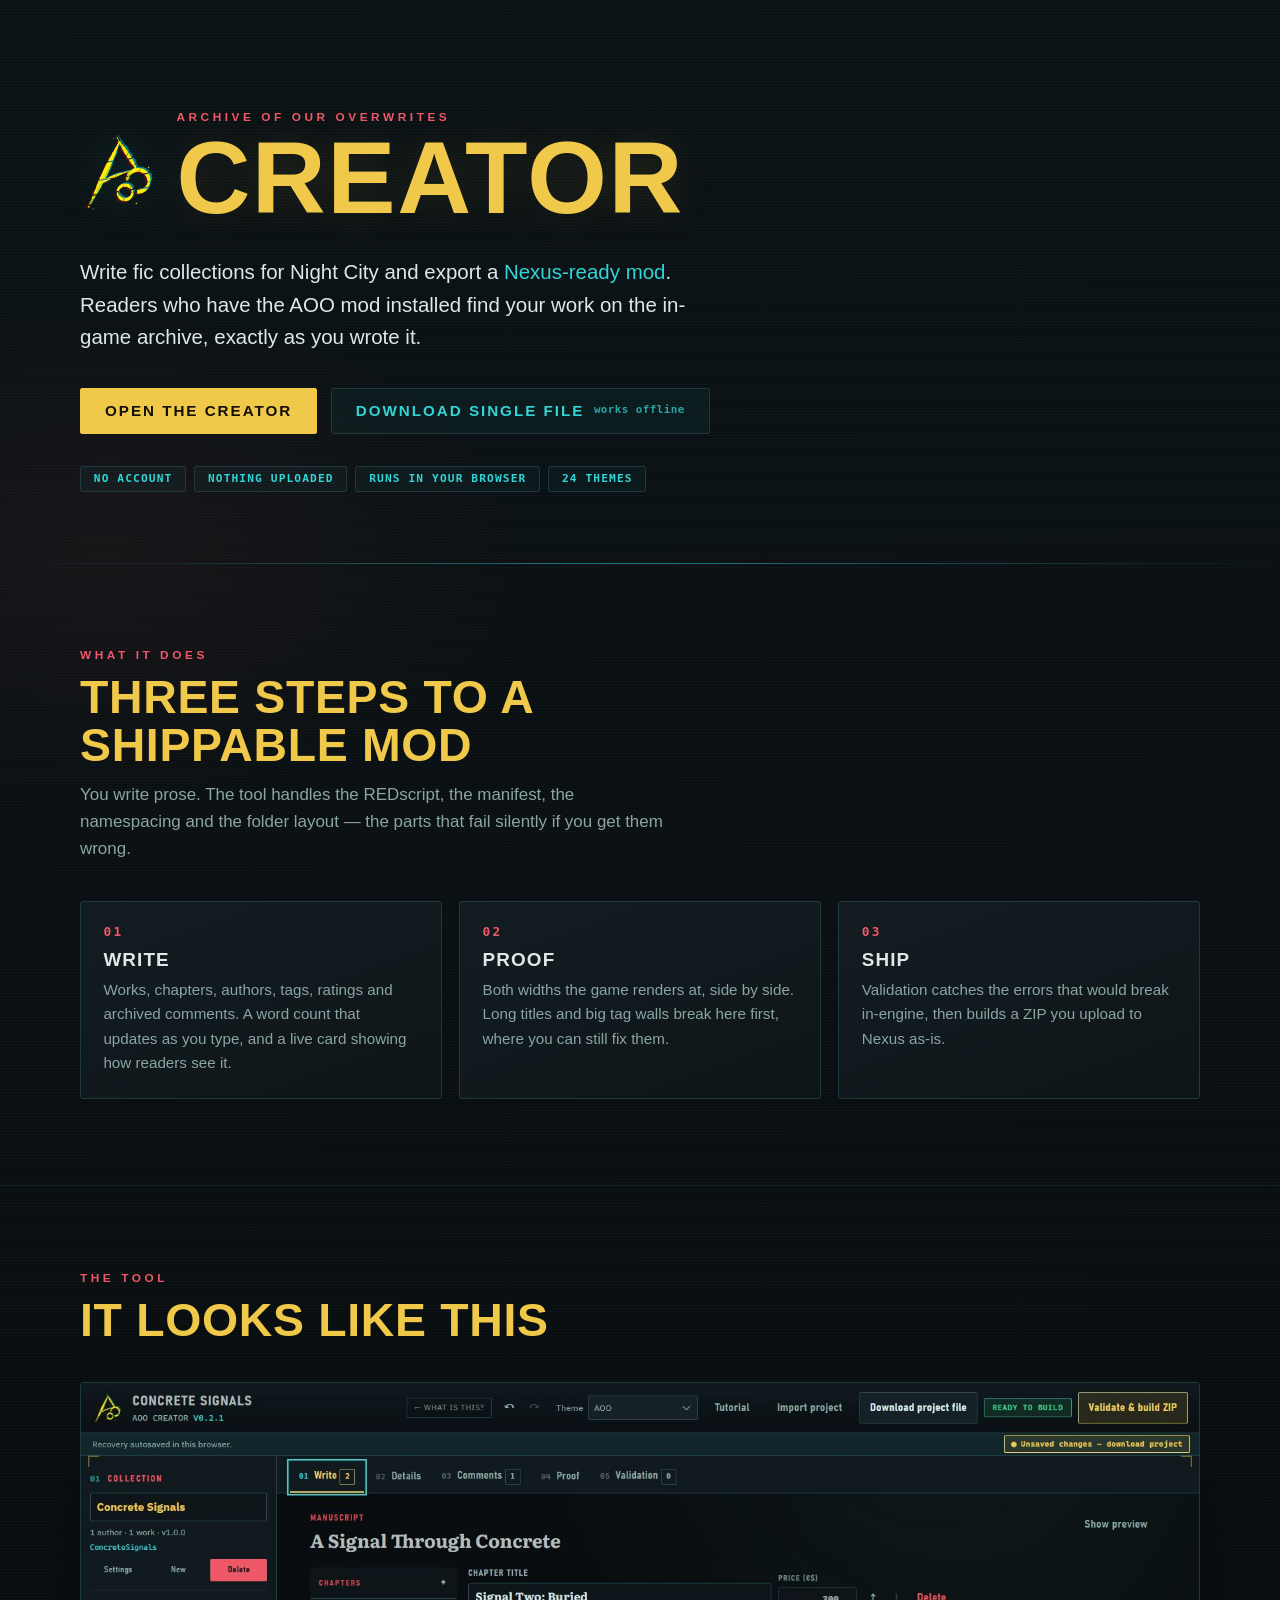
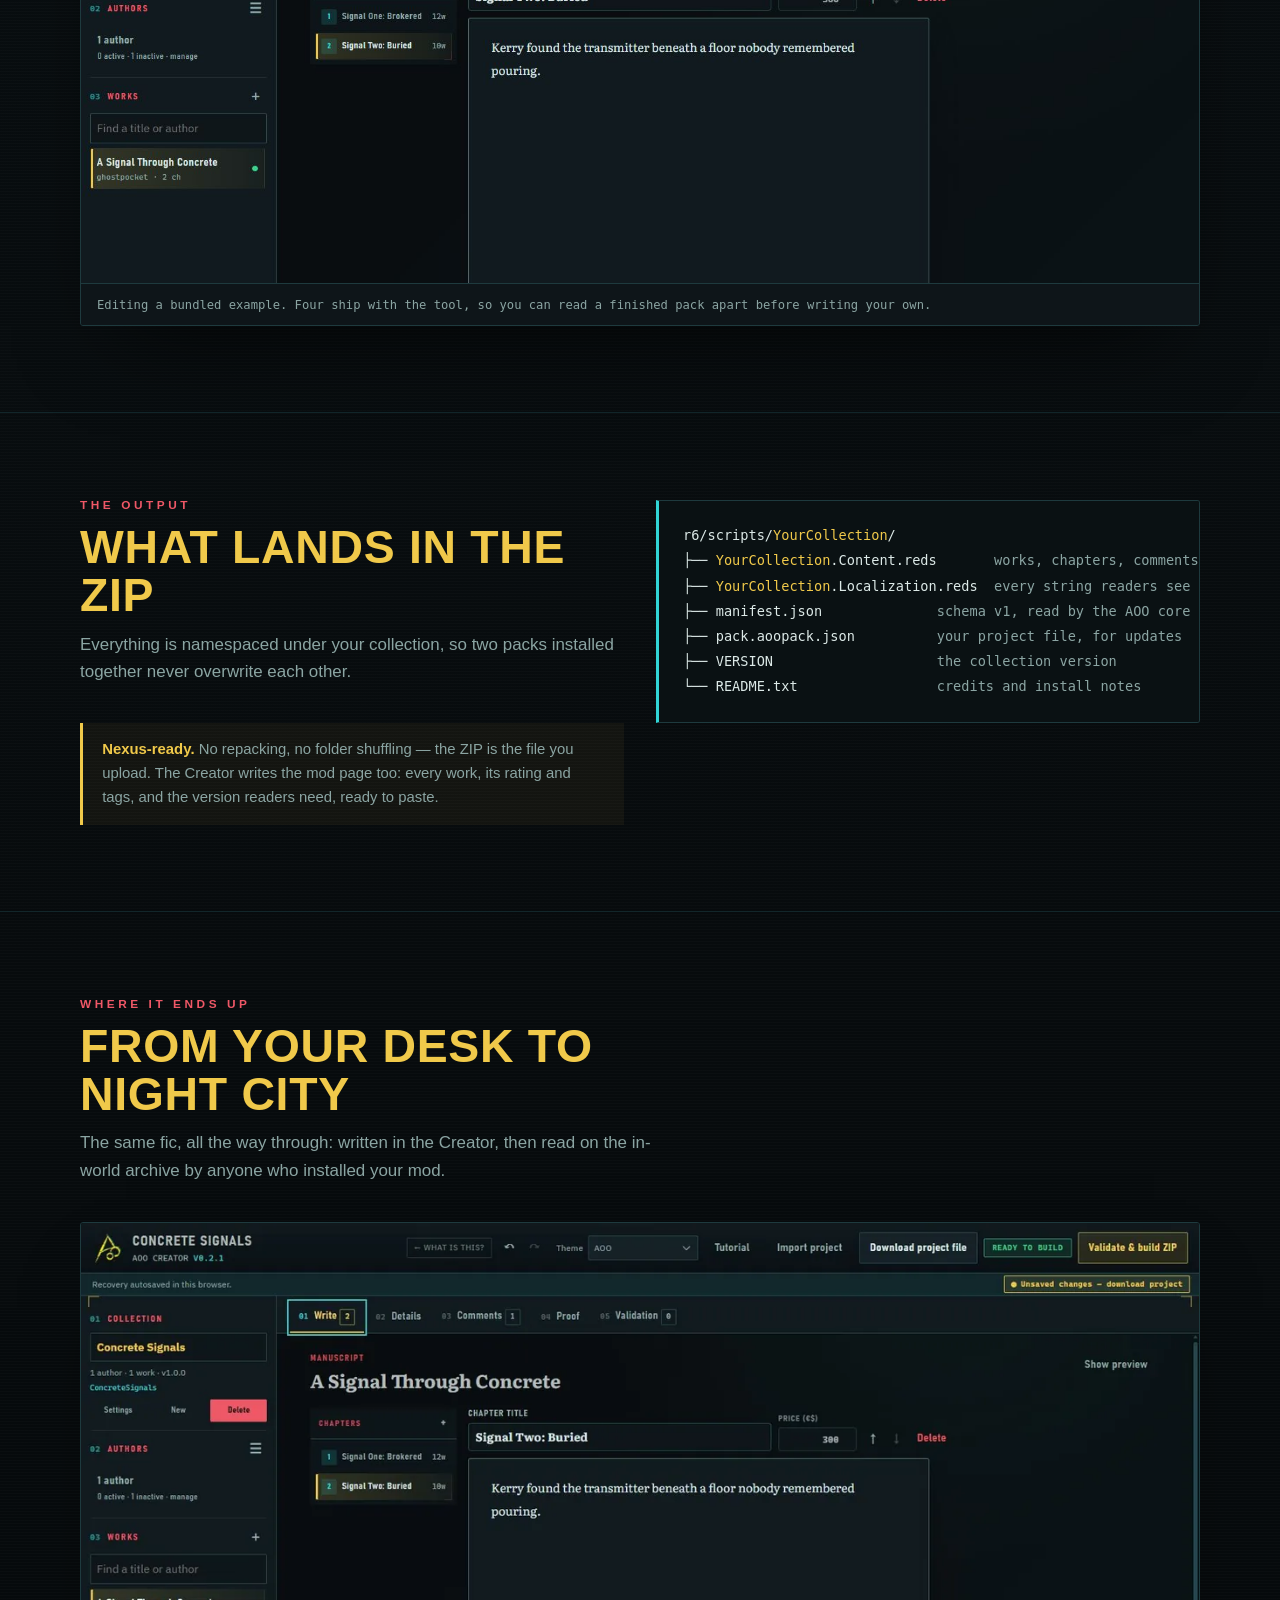
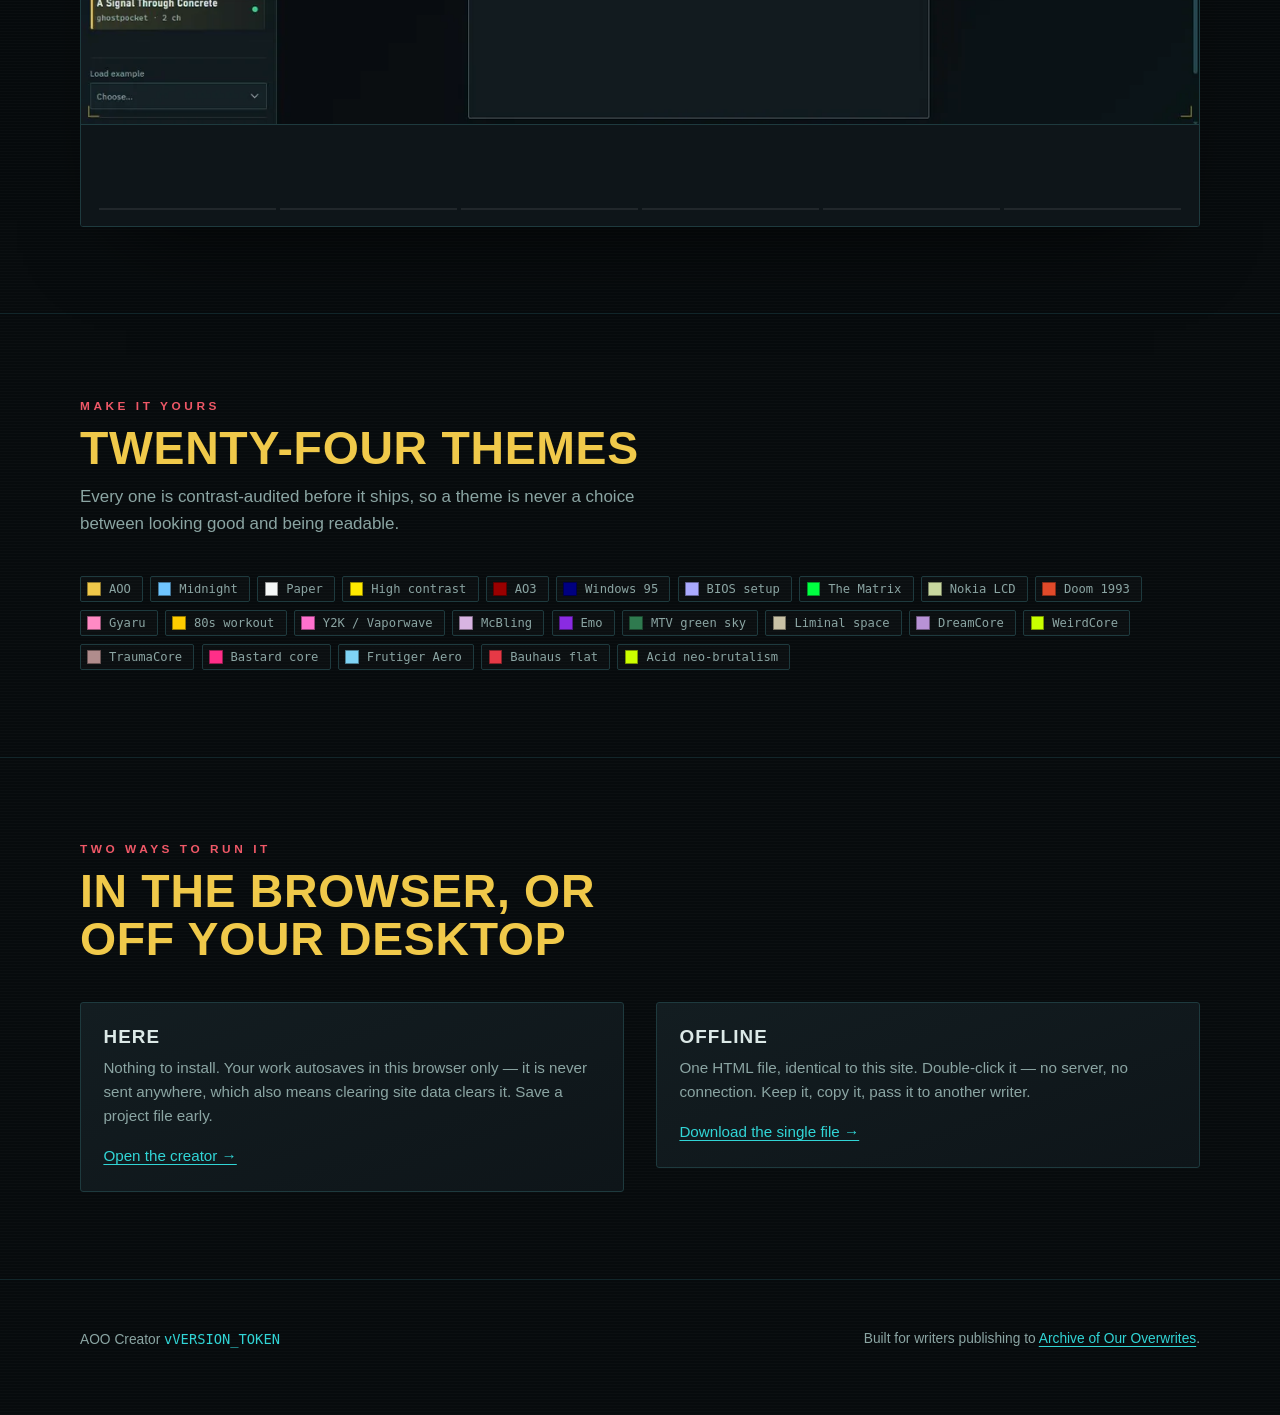
<file: source/landing.html>
<!doctype html>
<html lang="en">
<head>
<meta charset="utf-8">
<meta name="viewport" content="width=device-width,initial-scale=1">
<title>AOO Creator</title>
<style>
:root{
  --ink:#070b0d; --panel:#0e1519; --panel2:#131d21; --edge:#1e3a3e;
  --text:#dce9e7; --muted:#8ba5a3;
  --cyan:#31d5d6; --gold:#f0c94a; --red:#ef5867; --green:#38d28d;
  --display:"Bahnschrift SemiCondensed",Bahnschrift,"Oswald","Arial Narrow",sans-serif;
  --body:Corbel,Candara,"Optima","Segoe UI",sans-serif;
  --mono:"Cascadia Mono",Consolas,"DejaVu Sans Mono",monospace;
}
*{box-sizing:border-box;margin:0}
html{scroll-behavior:smooth}
body{
  background:
    radial-gradient(900px 520px at 82% -8%,#31d5d614,transparent 62%),
    radial-gradient(700px 420px at 8% 12%,#ef58670f,transparent 60%),
    repeating-linear-gradient(0deg,#ffffff04 0 1px,transparent 1px 3px),
    linear-gradient(178deg,#0b1215,var(--ink) 55%);
  color:var(--text); font:16px/1.6 var(--body);
  -webkit-font-smoothing:antialiased;
}
.wrap{width:min(1120px,calc(100% - 2.5rem));margin-inline:auto}
a{color:var(--cyan);text-underline-offset:3px}

/* ---------- shared type ---------- */
.eyebrow{font:800 .74rem/1 var(--display);letter-spacing:.3em;text-transform:uppercase;color:var(--red)}
h1,h2,h3{font-family:var(--display);font-weight:700;letter-spacing:.015em;line-height:1.04}
h2{font-size:clamp(1.9rem,4vw,2.9rem);text-transform:uppercase;color:var(--gold)}
h3{font-size:1.18rem;text-transform:uppercase;letter-spacing:.06em;color:var(--text)}
.lede{max-width:62ch;color:var(--muted);font-size:1.06rem}

/* ---------- page-load stagger ---------- */
@keyframes riseIn{from{opacity:0;transform:translateY(14px)}to{opacity:1;transform:none}}
.rise{animation:riseIn 700ms cubic-bezier(.22,.9,.3,1) both}
.d1{animation-delay:.05s}.d2{animation-delay:.16s}.d3{animation-delay:.27s}
.d4{animation-delay:.38s}.d5{animation-delay:.5s}.d6{animation-delay:.62s}
@media (prefers-reduced-motion:reduce){.rise{animation:none}}

/* ---------- hero ---------- */
header.hero{position:relative;padding:clamp(3.5rem,9vw,7rem) 0 clamp(2.5rem,6vw,4.5rem);overflow:hidden}
header.hero::after{
  content:"";position:absolute;inset:auto 0 0;height:1px;
  background:linear-gradient(90deg,transparent,var(--edge) 12%,var(--cyan) 50%,var(--edge) 88%,transparent);
  opacity:.55}
.mark-row{display:flex;align-items:center;gap:1.15rem;margin-bottom:1.5rem}
.mark{width:78px;height:78px;flex:none;filter:drop-shadow(0 0 22px #31d5d63d)}
.mark img{width:100%;height:100%;object-fit:contain}
.title{font-size:clamp(3rem,10vw,6.4rem);text-transform:uppercase;color:var(--gold);
  text-shadow:0 0 42px #f0c94a1f;margin:.1rem 0 0}
.tagline{margin-top:1.4rem;max-width:56ch;font-size:clamp(1.05rem,2.1vw,1.28rem);color:var(--text)}
.tagline b{color:var(--cyan);font-weight:inherit}

.cta{display:flex;flex-wrap:wrap;gap:.85rem;margin-top:2.1rem}
.btn{display:inline-flex;align-items:center;gap:.6rem;padding:.9rem 1.5rem;
  font:700 .95rem/1 var(--display);letter-spacing:.13em;text-transform:uppercase;
  text-decoration:none;border:1px solid var(--edge);border-radius:2px;
  transition:transform 140ms ease,box-shadow 140ms ease,border-color 140ms ease}
.btn.go{background:var(--gold);border-color:var(--gold);color:#141007;
  animation:ctaGlow 2.8s ease-in-out infinite}
/* the primary action pulses so it reads as the thing to click; it settles the
   moment a pointer arrives, and stands down for reduced motion */
@keyframes ctaGlow{
  0%,100%{box-shadow:0 0 14px -6px #f0c94a66}
  50%{box-shadow:0 0 30px -2px #f0c94aaa}}
.btn.go:hover{animation:none}
@media (prefers-reduced-motion:reduce){.btn.go{animation:none}}
.btn.go:hover{transform:translateY(-2px);box-shadow:0 10px 30px -8px #f0c94acc}
.btn.alt{color:var(--cyan);background:#31d5d60d}
.btn.alt:hover{border-color:var(--cyan);transform:translateY(-2px)}
.btn small{font-family:var(--mono);font-size:.68rem;letter-spacing:.04em;
  text-transform:none;opacity:.75}

.facts{display:flex;flex-wrap:wrap;gap:.5rem;margin-top:2rem;padding:0;list-style:none}
.facts li{padding:.4rem .8rem;border:1px solid var(--edge);border-radius:2px;
  background:#31d5d60a;font:700 .7rem/1 var(--mono);letter-spacing:.1em;
  text-transform:uppercase;color:var(--cyan)}

/* ---------- sections ---------- */
section{padding:clamp(3.2rem,7vw,5.4rem) 0;border-bottom:1px solid #12262a}
.head{display:grid;gap:.7rem;margin-bottom:2.4rem;max-width:70ch}

.steps{display:grid;gap:1.1rem;grid-template-columns:repeat(auto-fit,minmax(min(255px,100%),1fr));
  counter-reset:step}
.step{position:relative;padding:1.5rem 1.4rem 1.4rem;border:1px solid var(--edge);
  background:linear-gradient(160deg,var(--panel2),var(--panel));border-radius:3px}
.step::before{counter-increment:step;content:"0" counter(step);
  display:block;margin-bottom:.7rem;font:800 .8rem/1 var(--mono);letter-spacing:.18em;color:var(--red)}
.step p{margin-top:.55rem;color:var(--muted);font-size:.95rem}
.step.plain::before{content:none}

.shot{border:1px solid var(--edge);border-radius:3px;overflow:hidden;
  box-shadow:0 40px 90px -40px #000c, 0 0 0 1px #ffffff05 inset;background:var(--panel)}
.shot img{display:block;width:100%;height:auto}
.shot figcaption{padding:.7rem 1rem;border-top:1px solid var(--edge);
  font:.76rem/1.5 var(--mono);color:var(--muted);background:var(--panel)}

.tree{margin:0;padding:1.4rem 1.5rem;border:1px solid var(--edge);border-left:3px solid var(--cyan);
  background:#0a1113;border-radius:0 3px 3px 0;overflow-x:auto;
  font:.85rem/1.85 var(--mono);color:var(--text)}
.tree .dim{color:var(--muted)}
.tree .hi{color:var(--gold)}

.split{display:grid;gap:2rem;grid-template-columns:repeat(auto-fit,minmax(min(300px,100%),1fr));align-items:start}

.chain{display:grid;gap:.9rem;padding:0;margin:0;list-style:none;counter-reset:link}
.chain li{display:grid;grid-template-columns:auto 1fr;gap:1rem;align-items:baseline;
  padding-bottom:.9rem;border-bottom:1px dashed #16303485}
.chain li:last-child{border-bottom:0}
.chain li::before{counter-increment:link;content:counter(link);
  display:grid;place-items:center;width:1.7rem;height:1.7rem;
  border:1px solid var(--edge);border-radius:50%;
  font:700 .72rem/1 var(--mono);color:var(--cyan)}
.chain b{grid-column:2;color:var(--text);font-weight:700}
.chain span{grid-column:2;color:var(--muted);font-size:.95rem}
.chain li::before{grid-row:span 2;align-self:start}

.themes{display:flex;flex-wrap:wrap;gap:.45rem;padding:0;margin:0;list-style:none}
.themes li{display:flex;align-items:center;gap:.5rem;padding:.35rem .7rem .35rem .4rem;
  border:1px solid var(--edge);border-radius:2px;background:#ffffff05;
  font:.76rem/1 var(--mono);color:var(--muted)}
.themes i{width:.85rem;height:.85rem;border-radius:1px;background:var(--sw,#333);
  box-shadow:0 0 0 1px #0006 inset}

.note{margin-top:1.6rem;padding:.95rem 1.2rem;border-left:3px solid var(--gold);
  background:#f0c94a0d;color:var(--muted);font-size:.93rem}
.note b{color:var(--gold)}

footer{padding:3rem 0 4rem;color:var(--muted);font-size:.86rem}
.foot-row{display:flex;flex-wrap:wrap;gap:1.4rem;justify-content:space-between;align-items:center}
.foot-row code{font-family:var(--mono);color:var(--cyan)}

/* ---------- write-to-Night-City sequence ---------- */
.seq{position:relative;border:1px solid var(--edge);border-radius:3px;overflow:hidden;
  background:#05090b;box-shadow:0 40px 90px -46px #000c}
.seq-stage{position:relative;aspect-ratio:1280/573}
.seq-stage img{position:absolute;inset:0;width:100%;height:100%;object-fit:cover;
  opacity:0;visibility:hidden;animation:seqShow var(--loop) steps(1,end) infinite;
  animation-delay:calc(var(--i) * var(--step))}
.seq-stage img:first-child{opacity:1;visibility:visible}
@keyframes seqShow{0%{opacity:1;visibility:visible}16.6%{opacity:0;visibility:hidden}100%{opacity:0;visibility:hidden}}

.seq-caption{display:grid;gap:.2rem;padding:.9rem 1.15rem;border-top:1px solid var(--edge);
  background:var(--panel);min-height:5.1rem}
.seq-caption p{position:absolute;opacity:0;visibility:hidden;margin:0;
  animation:seqShow var(--loop) steps(1,end) infinite;
  animation-delay:calc(var(--i) * var(--step))}
.seq-caption .wrapline{position:relative;min-height:3.4rem}
.seq-caption b{display:block;font:800 .72rem/1.6 var(--display);letter-spacing:.24em;
  text-transform:uppercase;color:var(--red)}
.seq-caption span{color:var(--muted);font-size:.95rem}

.seq-ticks{display:flex;gap:.3rem;padding:0 1.15rem 1rem;background:var(--panel)}
.seq-ticks i{flex:1;height:2px;background:#ffffff14;position:relative;overflow:hidden}
.seq-ticks i::after{content:"";position:absolute;inset:0;background:var(--gold);
  transform:scaleX(0);transform-origin:left;
  animation:seqTick var(--loop) linear infinite;
  animation-delay:calc(var(--i) * var(--step))}
@keyframes seqTick{0%{transform:scaleX(0)}16.6%{transform:scaleX(1)}
  16.7%{transform:scaleX(0)}100%{transform:scaleX(0)}}

/* hovering holds a frame, for anyone who wants to actually read one */
.seq:hover img,.seq:hover p,.seq:hover i::after{animation-play-state:paused}

@media (prefers-reduced-motion:reduce){
  .seq-stage{aspect-ratio:auto;display:grid;gap:1px;background:var(--edge)}
  .seq-stage img{position:static;opacity:1;visibility:visible;animation:none;height:auto}
  .seq-caption p{position:static;opacity:1;visibility:visible;animation:none;padding:.5rem 0;
    border-top:1px solid #ffffff10}
  .seq-caption .wrapline{min-height:0}
  .seq-ticks{display:none}
}
</style>
</head>
<body>
<!--
     _   ___  ___
    /_\ / _ \/ _ \    ARCHIVE OF OUR OVERWRITES
   / _ \ (_) | (_) |   creator
  /_/ \_\___/ \___/

  NETDIR://AOO.PUB

  You read the source. Good instinct.

  There is no tracker on this page, no analytics, no beacon. Open the Network
  tab and reload: this page and its own assets, nothing else. That is the whole
  promise, and it is checkable in about ten seconds - which is how a promise
  ought to work.

  Every fic in the screenshots is placeholder text. The real ones get written
  by people like you, in the tool one click away.

  "The archive remembers what the city would rather overwrite."
-->

<header class="hero">
  <div class="wrap">
    <div class="mark-row rise d1">
      <div class="mark"><img src="assets/aoo-logo.png" alt=""></div>
      <div>
        <p class="eyebrow">Archive of Our Overwrites</p>
        <h1 class="title">Creator</h1>
      </div>
    </div>
    <p class="tagline rise d2">Write fic collections for Night City and export a
      <b>Nexus-ready mod</b>. Readers who have the AOO mod installed find your work
      on the in-game archive, exactly as you wrote it.</p>

    <div class="cta rise d3">
      <a class="btn go" href="app.html">Open the creator</a>
      <a class="btn alt" href="AOO-Creator-STANDALONE.html" download>
        Download single file <small>works offline</small></a>
    </div>

    <ul class="facts rise d4">
      <li>No account</li>
      <li>Nothing uploaded</li>
      <li>Runs in your browser</li>
      <li>24 themes</li>
    </ul>
  </div>
</header>

<section>
  <div class="wrap">
    <div class="head rise d1">
      <p class="eyebrow">What it does</p>
      <h2>Three steps to a shippable mod</h2>
      <p class="lede">You write prose. The tool handles the REDscript, the manifest,
        the namespacing and the folder layout &mdash; the parts that fail silently
        if you get them wrong.</p>
    </div>
    <div class="steps">
      <article class="step rise d2">
        <h3>Write</h3>
        <p>Works, chapters, authors, tags, ratings and archived comments. A word
          count that updates as you type, and a live card showing how readers see it.</p>
      </article>
      <article class="step rise d3">
        <h3>Proof</h3>
        <p>Both widths the game renders at, side by side. Long titles and big tag
          walls break here first, where you can still fix them.</p>
      </article>
      <article class="step rise d4">
        <h3>Ship</h3>
        <p>Validation catches the errors that would break in-engine, then builds a
          ZIP you upload to Nexus as-is.</p>
      </article>
    </div>
  </div>
</section>

<section>
  <div class="wrap">
    <div class="head rise d1">
      <p class="eyebrow">The tool</p>
      <h2>It looks like this</h2>
    </div>
    <figure class="shot rise d2">
      <img src="assets/screenshot-app.png"
           alt="The AOO Creator editing a collection called Concrete Signals, with a chapter list, manuscript and a Ready to build indicator.">
      <figcaption>Editing a bundled example. Four ship with the tool, so you can read
        a finished pack apart before writing your own.</figcaption>
    </figure>
  </div>
</section>

<section>
  <div class="wrap split">
    <div>
      <div class="head rise d1">
        <p class="eyebrow">The output</p>
        <h2>What lands in the ZIP</h2>
        <p class="lede">Everything is namespaced under your collection, so two packs
          installed together never overwrite each other.</p>
      </div>
      <p class="note rise d3"><b>Nexus-ready.</b> No repacking, no folder shuffling &mdash;
        the ZIP is the file you upload. The Creator writes the mod page too:
        every work, its rating and tags, and the version readers need, ready
        to paste.</p>
    </div>
    <pre class="tree rise d2">r6/scripts/<span class="hi">YourCollection</span>/
├── <span class="hi">YourCollection</span>.Content.reds       <span class="dim">works, chapters, comments</span>
├── <span class="hi">YourCollection</span>.Localization.reds  <span class="dim">every string readers see</span>
├── manifest.json              <span class="dim">schema v1, read by the AOO core</span>
├── pack.aoopack.json          <span class="dim">your project file, for updates</span>
├── VERSION                    <span class="dim">the collection version</span>
└── README.txt                 <span class="dim">credits and install notes</span></pre>
  </div>
</section>

<section>
  <div class="wrap">
    <div class="head rise d1">
      <p class="eyebrow">Where it ends up</p>
      <h2>From your desk to Night City</h2>
      <p class="lede">The same fic, all the way through: written in the Creator,
        then read on the in-world archive by anyone who installed your mod.</p>
    </div>

    <div class="seq rise d2" style="--loop:19.2s;--step:3.2s">
      <div class="seq-stage">
        <img src="assets/ingame/tool-write.webp" width="1280" height="573" loading="lazy" decoding="async" style="--i:0" alt="You write the fic. Chapters, tags, byline, ratings.">
        <img src="assets/ingame/tool-build.webp" width="1280" height="573" loading="lazy" decoding="async" style="--i:1" alt="Validation passes, and your Nexus mod page is written for you.">
        <img src="assets/ingame/net-directory.webp" width="1280" height="573" loading="lazy" decoding="async" style="--i:2" alt="Readers reach the archive from the Night City network.">
        <img src="assets/ingame/archive-index.webp" width="1280" height="573" loading="lazy" decoding="async" style="--i:3" alt="Your collection, with its own stats and byline.">
        <img src="assets/ingame/shard-market.webp" width="1280" height="573" loading="lazy" decoding="async" style="--i:4" alt="Chapters recovered with eddies, exactly as you priced them.">
        <img src="assets/ingame/work-page.webp" width="1280" height="573" loading="lazy" decoding="async" style="--i:5" alt="Tags, warnings, props, comments. Your work, in the world.">
      </div>
      <div class="seq-caption">
        <div class="wrapline">
          <p style="--i:0"><b>In the Creator</b><span>You write the fic. Chapters, tags, byline, ratings.</span></p>
          <p style="--i:1"><b>One click</b><span>Validation passes, and your Nexus mod page is written for you.</span></p>
          <p style="--i:2"><b>On the Net</b><span>Readers reach the archive from the Night City network.</span></p>
          <p style="--i:3"><b>In the archive</b><span>Your collection, with its own stats and byline.</span></p>
          <p style="--i:4"><b>On the market</b><span>Chapters recovered with eddies, exactly as you priced them.</span></p>
          <p style="--i:5"><b>Read in Night City</b><span>Tags, warnings, props, comments. Your work, in the world.</span></p>
        </div>
      </div>
      <div class="seq-ticks">
        <i style="--i:0"></i>
        <i style="--i:1"></i>
        <i style="--i:2"></i>
        <i style="--i:3"></i>
        <i style="--i:4"></i>
        <i style="--i:5"></i>
      </div>
    </div>
  </div>
</section>

<section>
  <div class="wrap">
    <div class="head rise d1">
      <p class="eyebrow">Make it yours</p>
      <h2>Twenty-four themes</h2>
      <p class="lede">Every one is contrast-audited before it ships, so a theme is
        never a choice between looking good and being readable.</p>
    </div>
    <ul class="themes rise d2">
      <li style="--sw:#f0c94a"><i></i>AOO</li>
      <li style="--sw:#6fc5ff"><i></i>Midnight</li>
      <li style="--sw:#f4f7f7"><i></i>Paper</li>
      <li style="--sw:#ffea00"><i></i>High contrast</li>
      <li style="--sw:#990000"><i></i>AO3</li>
      <li style="--sw:#000080"><i></i>Windows 95</li>
      <li style="--sw:#aaaaff"><i></i>BIOS setup</li>
      <li style="--sw:#00ff41"><i></i>The Matrix</li>
      <li style="--sw:#c8d8a0"><i></i>Nokia LCD</li>
      <li style="--sw:#e04a2a"><i></i>Doom 1993</li>
      <li style="--sw:#ff8ac4"><i></i>Gyaru</li>
      <li style="--sw:#ffcc00"><i></i>80s workout</li>
      <li style="--sw:#ff71ce"><i></i>Y2K / Vaporwave</li>
      <li style="--sw:#d8b4e2"><i></i>McBling</li>
      <li style="--sw:#8a2be2"><i></i>Emo</li>
      <li style="--sw:#2f7a4f"><i></i>MTV green sky</li>
      <li style="--sw:#c9c2a6"><i></i>Liminal space</li>
      <li style="--sw:#b892d6"><i></i>DreamCore</li>
      <li style="--sw:#c8ff00"><i></i>WeirdCore</li>
      <li style="--sw:#b08c8c"><i></i>TraumaCore</li>
      <li style="--sw:#ff2e88"><i></i>Bastard core</li>
      <li style="--sw:#7fd4f5"><i></i>Frutiger Aero</li>
      <li style="--sw:#e63946"><i></i>Bauhaus flat</li>
      <li style="--sw:#ccff00"><i></i>Acid neo-brutalism</li>
    </ul>
  </div>
</section>

<section>
  <div class="wrap">
    <div class="head rise d1">
      <p class="eyebrow">Two ways to run it</p>
      <h2>In the browser, or off your desktop</h2>
    </div>
    <div class="split">
      <article class="step plain rise d2">
        <h3>Here</h3>
        <p>Nothing to install. Your work autosaves in this browser only &mdash; it is
          never sent anywhere, which also means clearing site data clears it. Save a
          project file early.</p>
        <p style="margin-top:1rem"><a href="app.html">Open the creator &rarr;</a></p>
      </article>
      <article class="step plain rise d3">
        <h3>Offline</h3>
        <p>One HTML file, identical to this site. Double-click it &mdash; no server, no
          connection. Keep it, copy it, pass it to another writer.</p>
        <p style="margin-top:1rem"><a href="AOO-Creator-STANDALONE.html" download>Download the single file &rarr;</a></p>
      </article>
    </div>
  </div>
</section>

<footer>
  <div class="wrap foot-row">
    <p>AOO Creator <code>vVERSION_TOKEN</code></p>
    <p>Built for writers publishing to <a href="app.html">Archive of Our Overwrites</a>.</p>
  </div>
</footer>

</body>
</html>
</file>
<file: source/styles.css>
/* @@FONT-FACES@@ */
/* Embedded typefaces, both under the SIL Open Font License 1.1.
   Literata      (c) 2017 The Literata Project Authors
   IBM Plex Sans (c) 2017 IBM Corp, Reserved Font Name "Plex"
   Full licence texts ship alongside the fonts: assets/fonts/OFL-*.txt */
/* ================= embedded faces =================
   Fetched by get-fonts.py. Both families are OFL, so redistributing them
   inside a mod tool is permitted. swap, not block: a writer should never
   watch an empty page while a font loads. */
@font-face{font-family:'Literata';font-style:normal;font-weight:400;font-display:swap;src:url('assets/fonts/Literata-400-latin-ext.woff2') format('woff2');unicode-range:U+0100-02BA, U+02BD-02C5, U+02C7-02CC, U+02CE-02D7, U+02DD-02FF, U+0304, U+0308, U+0329, U+1D00-1DBF, U+1E00-1E9F, U+1EF2-1EFF, U+2020, U+20A0-20AB, U+20AD-20C0, U+2113, U+2C60-2C7F, U+A720-A7FF}
@font-face{font-family:'Literata';font-style:normal;font-weight:400;font-display:swap;src:url('assets/fonts/Literata-400-latin.woff2') format('woff2');unicode-range:U+0000-00FF, U+0131, U+0152-0153, U+02BB-02BC, U+02C6, U+02DA, U+02DC, U+0304, U+0308, U+0329, U+2000-206F, U+20AC, U+2122, U+2191, U+2193, U+2212, U+2215, U+FEFF, U+FFFD}
@font-face{font-family:'Literata';font-style:normal;font-weight:700;font-display:swap;src:url('assets/fonts/Literata-700-latin-ext.woff2') format('woff2');unicode-range:U+0100-02BA, U+02BD-02C5, U+02C7-02CC, U+02CE-02D7, U+02DD-02FF, U+0304, U+0308, U+0329, U+1D00-1DBF, U+1E00-1E9F, U+1EF2-1EFF, U+2020, U+20A0-20AB, U+20AD-20C0, U+2113, U+2C60-2C7F, U+A720-A7FF}
@font-face{font-family:'Literata';font-style:normal;font-weight:700;font-display:swap;src:url('assets/fonts/Literata-700-latin.woff2') format('woff2');unicode-range:U+0000-00FF, U+0131, U+0152-0153, U+02BB-02BC, U+02C6, U+02DA, U+02DC, U+0304, U+0308, U+0329, U+2000-206F, U+20AC, U+2122, U+2191, U+2193, U+2212, U+2215, U+FEFF, U+FFFD}
@font-face{font-family:'IBM Plex Sans';font-style:normal;font-weight:400;font-display:swap;src:url('assets/fonts/IBMPlexSans-400-latin-ext.woff2') format('woff2');unicode-range:U+0100-02BA, U+02BD-02C5, U+02C7-02CC, U+02CE-02D7, U+02DD-02FF, U+0304, U+0308, U+0329, U+1D00-1DBF, U+1E00-1E9F, U+1EF2-1EFF, U+2020, U+20A0-20AB, U+20AD-20C0, U+2113, U+2C60-2C7F, U+A720-A7FF}
@font-face{font-family:'IBM Plex Sans';font-style:normal;font-weight:400;font-display:swap;src:url('assets/fonts/IBMPlexSans-400-latin.woff2') format('woff2');unicode-range:U+0000-00FF, U+0131, U+0152-0153, U+02BB-02BC, U+02C6, U+02DA, U+02DC, U+0304, U+0308, U+0329, U+2000-206F, U+20AC, U+2122, U+2191, U+2193, U+2212, U+2215, U+FEFF, U+FFFD}
@font-face{font-family:'IBM Plex Sans';font-style:normal;font-weight:700;font-display:swap;src:url('assets/fonts/IBMPlexSans-700-latin-ext.woff2') format('woff2');unicode-range:U+0100-02BA, U+02BD-02C5, U+02C7-02CC, U+02CE-02D7, U+02DD-02FF, U+0304, U+0308, U+0329, U+1D00-1DBF, U+1E00-1E9F, U+1EF2-1EFF, U+2020, U+20A0-20AB, U+20AD-20C0, U+2113, U+2C60-2C7F, U+A720-A7FF}
@font-face{font-family:'IBM Plex Sans';font-style:normal;font-weight:700;font-display:swap;src:url('assets/fonts/IBMPlexSans-700-latin.woff2') format('woff2');unicode-range:U+0000-00FF, U+0131, U+0152-0153, U+02BB-02BC, U+02C6, U+02DA, U+02DC, U+0304, U+0308, U+0329, U+2000-206F, U+20AC, U+2122, U+2191, U+2193, U+2212, U+2215, U+FEFF, U+FFFD}
/* @@END-FONT-FACES@@ */
:root{color-scheme:dark;--bg:#090d10;--panel:#10171b;--panel2:#151e22;--line:#24464a;--line2:#71343c;--text:#dce9e7;--muted:#88a09e;--cyan:#31d5d6;--yellow:#f0c94a;--red:#ef5867;--green:#38d28d;--yellow-ink:var(--yellow);--red-ink:var(--red);--shadow:0 18px 50px #0008;--radius:5px;font:16px/1.45 var(--font-ui)}
[data-theme=night]{--bg:#0e1116;--panel:#171b22;--panel2:#202632;--line:#485568;--line2:#694651;--text:#edf0f5;--muted:#aab3c0;--cyan:#6fc5ff;--yellow:#f1c86b;--red:#ff7987;--green:#6fdba4}
[data-theme=light]{color-scheme:light;--bg:#edf1f2;--panel:#fff;--panel2:#f4f7f7;--line:#9cb4b7;--line2:#ca9da4;--text:#182326;--muted:#5d7074;--cyan:#007d86;--yellow:#8a6500;--red:#b3293c;--green:#087848;--shadow:0 18px 45px #25404a24}
[data-theme=contrast]{--bg:#000;--panel:#050505;--panel2:#101010;--line:#00ffff;--line2:#ff5f71;--text:#fff;--muted:#ddd;--cyan:#00ffff;--yellow:#ffea00;--red:#ff4c61;--green:#00ff86}
*{box-sizing:border-box}html,body{height:100%;margin:0}body{background:radial-gradient(circle at 76% 0,#1b342d44,transparent 35%),var(--bg);color:var(--text);overflow:hidden}button,input,select,textarea{font:inherit;color:inherit}button,select,input,textarea{border:1px solid var(--line);background:var(--panel2);border-radius:var(--radius)}button{cursor:pointer;padding:.62rem .9rem;font-weight:700;letter-spacing:.02em}button:hover{border-color:var(--cyan);color:var(--cyan)}button:focus-visible,input:focus-visible,select:focus-visible,textarea:focus-visible{outline:2px solid var(--cyan);outline-offset:2px}.primary{border-color:var(--yellow);background:color-mix(in srgb,var(--yellow) 16%,var(--panel2));color:var(--yellow-ink)}.ghost{background:transparent}.danger{border-color:var(--red);background:transparent;color:var(--red-ink)}.icon-button{width:2rem;height:2rem;padding:0;font-size:1.25rem;background:transparent}.app-header{height:72px;display:flex;align-items:center;justify-content:space-between;padding:0 1rem;border-bottom:1px solid var(--line);background:color-mix(in srgb,var(--panel) 92%,transparent);box-shadow:0 8px 30px #0004}.brand{display:flex;align-items:center;gap:.7rem}.brand img{object-fit:contain}.brand div{display:grid}.brand strong{font-size:1.15rem;color:var(--yellow-ink)}.brand span{font-size:.75rem;color:var(--muted)}.header-actions{display:flex;align-items:center;gap:.55rem}.compact{display:flex;align-items:center;gap:.45rem;font-size:.78rem;color:var(--muted)}.compact select{padding:.45rem}.status-bar{height:28px;padding:.3rem 1rem;background:color-mix(in srgb,var(--cyan) 8%,var(--panel));border-bottom:1px solid var(--line);font-size:.76rem;color:var(--muted)}.status-bar.error{color:var(--red-ink)}.status-bar.success{color:var(--green)}.workspace{height:calc(100vh - 100px);display:grid;grid-template-columns:280px minmax(0,1fr)}.rail{display:flex;flex-direction:column;min-height:0;border-right:1px solid var(--line);background:var(--panel);padding:.8rem}.rail-section{padding:.7rem 0;border-bottom:1px solid var(--line)}.rail-section.grow{display:flex;min-height:0;flex:1;flex-direction:column}.section-title{display:flex;align-items:center;justify-content:space-between;margin-bottom:.5rem}.section-title h2{font-size:.78rem;text-transform:uppercase;letter-spacing:.13em;color:var(--red-ink);margin:0}.project-summary{display:grid;gap:.2rem}.project-summary strong{white-space:nowrap;overflow:hidden;text-overflow:ellipsis}.project-summary span{font-size:.76rem;color:var(--muted)}.nav-list{display:grid;gap:.28rem}.work-list{overflow:auto;padding-right:.2rem}.nav-item{display:grid;grid-template-columns:minmax(0,1fr) auto;gap:.4rem;text-align:left;padding:.48rem .55rem;background:transparent;border-color:transparent}.nav-item:hover,.nav-item.active{background:color-mix(in srgb,var(--yellow) 12%,var(--panel2));border-color:var(--yellow);color:var(--text)}.nav-item span{white-space:nowrap;overflow:hidden;text-overflow:ellipsis}.nav-item small{color:var(--muted);font-weight:400}.author-dot{width:.55rem;height:.55rem;align-self:center;border-radius:50%;background:var(--muted)}.author-dot.active{background:var(--green);box-shadow:0 0 8px var(--green)}.rail-search{width:100%;padding:.55rem;margin-bottom:.45rem}.examples label{display:grid;gap:.35rem;color:var(--muted);font-size:.78rem}.examples select{padding:.55rem}.editor-shell{min-width:0;min-height:0;background:linear-gradient(135deg,transparent 30%,color-mix(in srgb,var(--cyan) 3%,transparent));overflow:hidden}.editor-tabs{height:54px;display:flex;gap:.25rem;padding:.55rem 1.2rem 0;border-bottom:1px solid var(--line);background:var(--panel)}.editor-tabs button{border-bottom:0;border-radius:5px 5px 0 0;background:transparent;color:var(--muted)}.editor-tabs button.active{color:var(--yellow-ink);border-color:var(--line);background:var(--panel2)}.badge{display:inline-flex;min-width:1.4rem;height:1.4rem;align-items:center;justify-content:center;padding:0 .35rem;border-radius:99px;background:color-mix(in srgb,var(--cyan) 13%,var(--panel));color:var(--cyan);font-size:.7rem}.pane{display:none;height:calc(100% - 54px);overflow:auto;padding:1.4rem clamp(1rem,3vw,3rem) 3rem}.pane.active{display:block}.empty-state{margin:15vh auto;max-width:550px;text-align:center;color:var(--muted)}.empty-state h1{color:var(--yellow-ink)}.pane-heading{display:flex;align-items:flex-start;justify-content:space-between;gap:1rem;margin-bottom:1.25rem}.pane-heading h1{margin:.15rem 0 0;font-size:1.65rem;overflow-wrap:anywhere}.eyebrow{text-transform:uppercase;letter-spacing:.13em;color:var(--red-ink);font-size:.72rem;font-weight:800}.pane-actions{display:flex;gap:.5rem}.form-grid{display:grid;grid-template-columns:repeat(2,minmax(0,1fr));gap:1rem 1.2rem;max-width:1100px}.form-grid>label,.form-grid fieldset label{display:grid;align-content:start;gap:.35rem;font-size:.78rem;font-weight:700;color:var(--muted)}.form-grid input,.form-grid select,.form-grid textarea{width:100%;padding:.68rem;color:var(--text)}textarea{resize:vertical}.span-2{grid-column:span 2}small{font-size:.7rem;color:var(--muted);font-weight:400}.counter{float:right;color:var(--muted);font-weight:400}.tags-fieldset,.stats-fieldset{display:grid;grid-template-columns:repeat(2,minmax(0,1fr));gap:.75rem 1rem;padding:1rem;border:1px solid var(--line);border-radius:var(--radius)}fieldset legend{color:var(--cyan);font-weight:800}.stats-fieldset{grid-template-columns:repeat(4,minmax(0,1fr))}.card-list{display:grid;gap:.8rem;max-width:1100px}.edit-card{border:1px solid var(--line);background:var(--panel);padding:1rem;border-radius:var(--radius);box-shadow:var(--shadow)}.edit-card-header{display:flex;justify-content:space-between;gap:.6rem;margin-bottom:.8rem}.edit-card-header strong{overflow-wrap:anywhere}.card-fields{display:grid;grid-template-columns:repeat(3,minmax(0,1fr));gap:.8rem}.card-fields label{display:grid;gap:.3rem;color:var(--muted);font-size:.75rem}.card-fields input,.card-fields textarea,.card-fields select{padding:.6rem}.card-fields .body{grid-column:span 3}.card-actions{display:flex;gap:.35rem}.card-actions button{padding:.35rem .55rem}.help-callout{max-width:900px;padding:.8rem;border-left:3px solid var(--cyan);background:color-mix(in srgb,var(--cyan) 7%,transparent);color:var(--muted)}.aoo-preview{--preview-width:100%;width:var(--preview-width);max-width:1020px;border:1px solid var(--cyan);background:#101313dd;padding:1.35rem;box-shadow:inset 0 0 35px #00d9d40b}.aoo-preview.narrow{--preview-width:640px}.preview-work{display:grid;gap:.45rem}.preview-work h2{margin:0;color:#31d5d6;font-size:1.35rem;overflow-wrap:anywhere}.preview-byline{color:#ef5867}.preview-meta{display:grid;grid-template-columns:140px 1fr;gap:.35rem;color:#dce9e7}.preview-meta strong{color:#849694;font-size:.72rem}.preview-tag-row{display:flex;flex-wrap:wrap;gap:.35rem;margin:.55rem 0}.preview-tag{max-width:280px;border:1px solid #278c91;padding:.3rem .55rem;color:#31d5d6;white-space:nowrap;overflow:hidden;text-overflow:ellipsis}.preview-more{color:#f0c94a}.preview-summary{color:#bdc8c7;overflow-wrap:anywhere}.preview-stats{display:grid;grid-template-columns:repeat(6,minmax(0,1fr));gap:.4rem;border-top:1px solid #28666a;border-bottom:1px solid #28666a;padding:.65rem 0}.preview-stats span{display:grid;color:#fff}.preview-stats small{color:#31d5d6;text-transform:uppercase}.validation-list{display:grid;gap:.6rem;max-width:1050px}.issue{display:grid;grid-template-columns:82px minmax(0,1fr);gap:1rem;padding:.8rem;border:1px solid var(--line);background:var(--panel)}.issue.error{border-left:4px solid var(--red)}.issue.warning{border-left:4px solid var(--yellow)}.issue.ok{border-left:4px solid var(--green)}.issue-kind{text-transform:uppercase;font-size:.72rem;font-weight:800}.issue.error .issue-kind{color:var(--red-ink)}.issue.warning .issue-kind{color:var(--yellow-ink)}.issue.ok .issue-kind{color:var(--green)}.contract-card{display:flex;flex-wrap:wrap;gap:1rem;margin-top:1.3rem;padding:1rem;border:1px solid var(--line);background:var(--panel);color:var(--muted)}.contract-card strong{color:var(--cyan)}dialog{width:min(720px,calc(100vw - 2rem));border:1px solid var(--cyan);padding:0;background:transparent;color:var(--text);box-shadow:0 30px 100px #000c}dialog::backdrop{background:#020607d9;backdrop-filter:blur(8px)}.dialog-card{position:relative;padding:2rem;background:var(--panel)}.dialog-card h1{color:var(--yellow-ink)}.dialog-close{position:absolute;right:1rem;top:1rem;background:transparent;font-size:1.3rem}.tutorial-steps{display:grid;gap:.75rem;padding-left:1.4rem}.tutorial-steps li{padding-left:.4rem}.tutorial-steps span{display:block;color:var(--muted)}.dialog-actions{text-align:right;margin-top:1.5rem}
@media(max-width:980px){body{overflow:auto}.app-header{height:auto;align-items:flex-start;gap:1rem;padding:.8rem;flex-direction:column}.header-actions{flex-wrap:wrap}.workspace{height:auto;grid-template-columns:1fr}.rail{border-right:0;max-height:none}.editor-shell{min-height:900px}.form-grid{grid-template-columns:1fr}.span-2{grid-column:span 1}.tags-fieldset,.stats-fieldset{grid-template-columns:1fr}.editor-tabs{overflow-x:auto}.card-fields{grid-template-columns:1fr}.card-fields .body{grid-column:span 1}.preview-stats{grid-template-columns:repeat(3,1fr)}}
@media(max-width:600px){.header-actions .compact{display:none}.pane{padding:1rem}.pane-heading{flex-direction:column}.aoo-preview.narrow{width:100%}.preview-meta{grid-template-columns:1fr}.preview-stats{grid-template-columns:repeat(2,1fr)}}

/* ===== v0.2 writing-first rework ===== */
/* hidden must beat the grid display on form labels */
.form-grid>label[hidden],.form-grid fieldset label[hidden]{display:none}

/* --- calmer, tighter form fields --- */
.form-grid{grid-template-columns:repeat(3,minmax(0,1fr));gap:.85rem 1rem}
.form-grid>label,.form-grid fieldset label{gap:.28rem;font-size:.72rem;text-transform:uppercase;letter-spacing:.06em}
.form-grid input,.form-grid select,.form-grid textarea{padding:.5rem .6rem}
.span-2{grid-column:span 2}
.form-grid>label.span-2 textarea{min-height:4.2rem}
.tags-fieldset,.stats-fieldset{grid-column:span 3;padding:.85rem;background:color-mix(in srgb,var(--panel) 60%,transparent)}
.stats-fieldset{grid-template-columns:repeat(4,minmax(0,1fr))}
fieldset legend{font-size:.74rem;text-transform:uppercase;letter-spacing:.1em}
#wordCountField{color:var(--muted);background:transparent;border-style:dashed}

/* --- Write pane: chapter strip + manuscript --- */
#writePane.pane{display:none;overflow:hidden}
#writePane.pane.active{display:flex;flex-direction:column}
.write-layout{flex:1;min-height:0;display:grid;grid-template-columns:210px minmax(0,1fr);gap:1rem}
.chapter-strip{display:flex;flex-direction:column;min-height:0;border:1px solid var(--line);border-radius:var(--radius);background:var(--panel)}
.strip-head{padding:.55rem .7rem;border-bottom:1px solid var(--line);font-size:.7rem;font-weight:800;letter-spacing:.13em;text-transform:uppercase;color:var(--red-ink)}
.strip-list{overflow:auto;padding:.4rem;display:grid;gap:.25rem;align-content:start}
.strip-item{display:grid;grid-template-columns:auto minmax(0,1fr) auto;align-items:center;gap:.45rem;padding:.45rem .5rem;text-align:left;font-weight:500;background:transparent;border-color:transparent}
.strip-item:hover{background:var(--panel2);border-color:var(--line)}
.strip-item.active{background:color-mix(in srgb,var(--yellow) 13%,var(--panel2));border-color:var(--yellow);color:var(--text)}
.strip-num{display:grid;place-items:center;width:1.35rem;height:1.35rem;border-radius:3px;background:color-mix(in srgb,var(--cyan) 15%,transparent);color:var(--cyan);font-size:.7rem;font-weight:800}
.strip-name{white-space:nowrap;overflow:hidden;text-overflow:ellipsis;font-size:.83rem}
.strip-item small{color:var(--muted);font-size:.68rem}

.chapter-editor{display:flex;flex-direction:column;min-height:0;min-width:0;gap:.6rem}
.editor-bar{display:flex;align-items:flex-end;gap:.6rem;flex-wrap:wrap}
.editor-bar label{display:grid;gap:.28rem;font-size:.7rem;font-weight:700;letter-spacing:.06em;text-transform:uppercase;color:var(--muted)}
.editor-bar label.grow{flex:1;min-width:220px}
.editor-bar label.tight{width:8.5rem}
.editor-bar input{padding:.5rem .6rem;width:100%;color:var(--text)}
.manuscript{flex:1;min-height:300px;width:100%;padding:1.15rem 1.35rem;border:1px solid var(--line);border-radius:var(--radius);background:var(--panel);color:var(--text);font:1rem/1.75 "Literata",Georgia,"Iowan Old Style",serif;resize:none}
.manuscript:focus-visible{border-color:var(--cyan)}
.editor-foot{display:flex;justify-content:space-between;font-size:.72rem;color:var(--muted)}
.notes{border:1px solid var(--line);border-radius:var(--radius);background:var(--panel)}
.notes summary{cursor:pointer;padding:.55rem .8rem;font-size:.74rem;font-weight:700;letter-spacing:.06em;text-transform:uppercase;color:var(--cyan)}
.notes[open] summary{border-bottom:1px solid var(--line)}
.notes label{display:grid;gap:.3rem;padding:.7rem .8rem;font-size:.7rem;font-weight:700;letter-spacing:.06em;text-transform:uppercase;color:var(--muted)}
.notes textarea{width:100%;padding:.55rem;color:var(--text)}

@media(max-width:980px){
  .form-grid{grid-template-columns:1fr}
  .span-2,.tags-fieldset,.stats-fieldset{grid-column:span 1}
  #writePane.pane.active{display:block;overflow:auto}
  .write-layout{display:block}
  .chapter-strip{margin-bottom:.8rem;max-height:230px}
  .manuscript{min-height:420px}
}
/* help text must not inherit the uppercase label treatment */
.form-grid small,.editor-bar small,.notes small,.strip-item small,fieldset small{text-transform:none;letter-spacing:0}

.dialog-card{max-height:min(86vh,900px);overflow:auto}
.tutorial-steps li{padding-left:.4rem;line-height:1.5}
.tutorial-steps strong{color:var(--text)}
.tutorial-steps em{color:var(--cyan);font-style:normal;font-weight:700}
.tutorial-note{margin:1.4rem 0 0;padding:.85rem 1rem;border-left:3px solid var(--yellow);background:color-mix(in srgb,var(--yellow) 8%,transparent);color:var(--muted);font-size:.9rem;line-height:1.55}
.tutorial-note strong{color:var(--yellow-ink)}
.tutorial-note code,.tutorial-steps code{padding:.05rem .3rem;border-radius:3px;background:color-mix(in srgb,var(--cyan) 14%,transparent);color:var(--cyan);font-size:.92em}
.dialog-card{padding:1.5rem 1.75rem}
.tutorial-steps{gap:.6rem}
.tutorial-note{margin-top:1rem}
.dialog-actions{margin-top:1rem}

/* ===== authors roster + in-page confirmation ===== */
.author-summary{display:grid;gap:.2rem;width:100%;padding:.5rem .6rem;text-align:left;font-weight:400;background:transparent;border-color:transparent}
.author-summary:hover{background:var(--panel2);border-color:var(--line);color:var(--text)}
.author-summary strong{font-weight:700}
.author-summary span{font-size:.76rem;color:var(--muted)}
.author-search{width:100%;max-width:420px;padding:.55rem;margin-bottom:.8rem}
.author-rows{display:grid;gap:.5rem;max-width:1000px}
.author-row{display:grid;grid-template-columns:minmax(0,1fr) 10rem 8rem auto;align-items:end;gap:.75rem;padding:.7rem .8rem;border:1px solid var(--line);border-radius:var(--radius);background:var(--panel)}
.author-row label{display:grid;gap:.28rem;font-size:.7rem;font-weight:700;letter-spacing:.06em;text-transform:uppercase;color:var(--muted)}
.author-row input,.author-row select{width:100%;padding:.45rem .55rem;color:var(--text)}
.author-meta{display:flex;align-items:center;gap:.4rem;padding-bottom:.5rem}
.author-meta small{color:var(--muted)}
.author-row button[data-delete-author]{padding:.45rem .7rem}
.author-row button[disabled]{opacity:.4;cursor:not-allowed}
#confirmDialog{width:min(460px,calc(100vw - 2rem))}
.confirm-card h1{margin:.3rem 0 .6rem;font-size:1.3rem}
.confirm-card p{margin:0;color:var(--muted);line-height:1.55}
.confirm-card .dialog-actions{display:flex;justify-content:flex-end;gap:.5rem}

@media(max-width:980px){
  .author-row{grid-template-columns:1fr;align-items:stretch}
  .author-meta{padding-bottom:0}
}

/* ===== collection library switcher ===== */
.collection-select{width:100%;padding:.5rem .55rem;margin:.1rem 0 .45rem;font-weight:700;color:var(--yellow-ink)}
.collection-actions{display:grid;grid-template-columns:1fr 1fr;gap:.35rem;margin-top:.5rem}
.collection-actions button{padding:.4rem .5rem;font-size:.76rem}
.collection-actions button[disabled]{opacity:.35;cursor:not-allowed}

/* ===== backup honesty, labelled settings, work status ===== */
.backup-state{display:inline-flex;align-items:center;gap:.35rem;padding:.3rem .55rem;border:1px solid var(--line);border-radius:99px;font-size:.7rem;font-weight:700;letter-spacing:.04em;white-space:nowrap;cursor:help}
.backup-state::before{content:"";width:.5rem;height:.5rem;border-radius:50%}
.backup-state.dirty{border-color:var(--yellow);color:var(--yellow-ink);background:color-mix(in srgb,var(--yellow) 10%,transparent)}
.backup-state.dirty::before{background:var(--yellow)}
.backup-state.clean{border-color:var(--green);color:var(--green);background:color-mix(in srgb,var(--green) 10%,transparent)}
.backup-state.clean::before{background:var(--green)}

.collection-actions{grid-template-columns:repeat(3,1fr)}
.project-summary .ns{display:block;margin-top:.15rem;font-size:.68rem;color:var(--cyan);word-break:break-all;cursor:help}
.attention{margin-left:.4rem;padding:.08rem .38rem;border-radius:99px;background:color-mix(in srgb,var(--red) 18%,transparent);color:var(--red-ink);font-size:.62rem;font-weight:800;letter-spacing:.04em;text-transform:none}
.attention[hidden]{display:none}

.work-item{grid-template-columns:minmax(0,1fr) auto;align-items:center;gap:.5rem}
.work-line{display:grid;gap:.1rem;min-width:0}
.work-title{white-space:nowrap;overflow:hidden;text-overflow:ellipsis}
.work-by{color:var(--muted);font-weight:400;font-size:.68rem;white-space:nowrap;overflow:hidden;text-overflow:ellipsis}
.work-state{width:.5rem;height:.5rem;border-radius:50%;background:var(--muted);opacity:.5}
.work-state.ok{background:var(--green);opacity:1}
.work-state.warning{background:var(--yellow);opacity:1}
.work-state.error{background:var(--red);opacity:1;box-shadow:0 0 7px var(--red)}

/* ================= v0.2 visual pass =================
   Direction C (hierarchy, depth, accent discipline) with direction B's
   measure-limited writing column. Token-based throughout so all four
   themes follow. Accent roles are fixed:
     yellow = primary action and current selection
     cyan   = system, counts, informational
     red    = section labels and destructive
     green  = ready / safe
   ==================================================== */

/* --- chrome gains depth so the eye can rank surfaces --- */
.app-header{background:linear-gradient(180deg,color-mix(in srgb,var(--panel) 96%,transparent),color-mix(in srgb,var(--bg) 82%,var(--panel)));box-shadow:0 10px 30px #0000004d}
.brand strong{font-size:1.12rem;letter-spacing:.005em}
.brand span{letter-spacing:.02em}
.status-bar{background:color-mix(in srgb,var(--cyan) 7%,var(--panel));letter-spacing:.01em}

/* --- rail: selection reads as a state, not a border --- */
.nav-item{border-radius:4px}
.nav-item:hover{background:var(--panel2);border-color:var(--line)}
.nav-item.active{background:linear-gradient(90deg,color-mix(in srgb,var(--yellow) 16%,transparent),color-mix(in srgb,var(--yellow) 4%,transparent));border-color:var(--yellow);font-weight:600}
.rail-search,.author-search,.collection-select{background:color-mix(in srgb,var(--bg) 55%,var(--panel2))}

/* --- tabs: the active one is anchored, not merely tinted --- */
.editor-tabs button.active{box-shadow:inset 0 2px 0 var(--yellow)}
.badge{border-radius:99px;font-weight:700}

/* --- panels lift off the background --- */
.chapter-strip,.edit-card,.author-row,.notes{border-radius:6px}
.chapter-strip{box-shadow:0 12px 30px #00000040}
.strip-item{border-radius:4px}
.strip-item.active{background:linear-gradient(90deg,color-mix(in srgb,var(--yellow) 16%,transparent),color-mix(in srgb,var(--yellow) 4%,transparent))}
.strip-num{border-radius:4px;font-weight:800}

/* --- the writing column gets a readable measure (direction B) --- */
.chapter-editor{max-width:74ch}
.manuscript{border-radius:6px;padding:1.6rem 2rem;background:var(--panel);box-shadow:inset 0 1px 0 #ffffff0a;font-size:1.03rem;line-height:1.85}
.editor-foot{letter-spacing:.01em}

/* --- primary action carries weight; destructive is quieter until hovered --- */
.primary{background:linear-gradient(180deg,color-mix(in srgb,var(--yellow) 22%,var(--panel2)),color-mix(in srgb,var(--yellow) 8%,var(--panel2)));font-weight:800}
.danger{border-color:color-mix(in srgb,var(--red) 45%,var(--line))}
.danger:hover{border-color:var(--red);background:color-mix(in srgb,var(--red) 12%,transparent);color:var(--red-ink)}

/* --- form fields sit in their wells rather than floating --- */
.form-grid input,.form-grid select,.form-grid textarea,.editor-bar input,.author-row input,.author-row select,.card-fields input,.card-fields textarea,.card-fields select{background:color-mix(in srgb,var(--bg) 55%,var(--panel2));border-radius:4px}
.form-grid input:focus,.form-grid textarea:focus,.editor-bar input:focus,.manuscript:focus{border-color:var(--cyan)}

/* ================= status bar split + action hierarchy ================= */

/* --- state lives at the right of the status bar, not among the actions --- */
.status-bar{display:flex;align-items:center;justify-content:space-between;gap:1rem;padding:.2rem .8rem .2rem 1rem;height:32px}
.status-text{overflow:hidden;text-overflow:ellipsis;white-space:nowrap}
.status-text.error{color:var(--red-ink)}
.status-text.success{color:var(--green)}
.backup-state{flex:none;padding:.22rem .6rem;font-size:.68rem;cursor:pointer}
.backup-state:hover{filter:brightness(1.25)}
.backup-state.dirty:hover{border-color:var(--yellow);color:var(--yellow-ink)}

/* --- three action tiers, not two ---
   primary   the build, the thing you came here to do
   secondary Download project file: not the goal, but the one that prevents loss
   ghost     everything optional                                        */
.secondary{border-color:color-mix(in srgb,var(--text) 34%,var(--line));color:var(--text);font-weight:700;background:var(--panel2)}
.secondary:hover{border-color:var(--cyan);color:var(--cyan)}

/* --- two destructive tiers: routine vs collection-wide --- */
.danger-strong{background:color-mix(in srgb,var(--red) 16%,transparent);border-color:var(--red);font-weight:800}
.danger-strong:hover:not([disabled]){background:color-mix(in srgb,var(--red) 26%,transparent)}

/* --- navigation reads as navigation, not as buttons --- */
.nav-item:hover,.strip-item:hover{border-color:transparent}
.nav-item.active,.strip-item.active{border-color:transparent;box-shadow:inset 3px 0 0 var(--yellow)}

/* ================= Quiet treatment =================
   Borders only where they carry meaning. One unmistakable primary action,
   everything optional recedes. Uses var(--bg) for text on solid accents so
   contrast inverts correctly in the light theme.
   ==================================================== */

/* --- default: a button is text until you reach for it --- */
button{border-color:transparent;background:transparent;color:var(--muted);font-weight:600}
button:hover{background:var(--panel2);border-color:transparent;color:var(--text)}
button[disabled]{opacity:.35;cursor:not-allowed}
button[disabled]:hover{background:transparent;color:var(--muted)}

/* --- the one action you came here for --- */
.primary{background:var(--yellow);border-color:var(--yellow);color:var(--on-accent);font-weight:700}
.primary:hover{background:var(--yellow);color:var(--on-accent);filter:brightness(1.08)}

/* --- kept bordered on purpose: this is the one that prevents data loss --- */
.secondary{background:var(--panel2);border-color:var(--line);color:var(--text);font-weight:700}
.secondary:hover{background:var(--panel2);border-color:var(--cyan);color:var(--cyan)}

.ghost{color:var(--muted)}
.icon-button{color:var(--muted)}
.icon-button:hover{color:var(--text)}

/* --- routine destructive recedes; collection-wide stays loud --- */
.danger{background:transparent;border-color:transparent;color:var(--red-ink)}
.danger:hover{background:color-mix(in srgb,var(--red) 14%,transparent);border-color:transparent;color:var(--red-ink)}
.danger-strong{background:var(--red);border-color:var(--red);color:var(--on-accent);font-weight:700}
.danger-strong:hover:not([disabled]){background:var(--red);color:var(--on-accent);filter:brightness(1.08)}

/* --- tabs are underlined, not boxed --- */
.editor-tabs button{border:0;border-bottom:2px solid transparent;border-radius:0;background:transparent;box-shadow:none;padding:.55rem .8rem;color:var(--muted)}
.editor-tabs button:hover{background:transparent;color:var(--text)}
.editor-tabs button.active{background:transparent;box-shadow:none;border-bottom-color:var(--yellow);color:var(--yellow-ink)}
.badge{background:transparent;border:1px solid var(--line);color:var(--muted)}
.editor-tabs button.active .badge{border-color:color-mix(in srgb,var(--yellow) 55%,var(--line));color:var(--yellow-ink)}

/* --- fewer boxes: surfaces read by tone, not outline --- */
.rail-section{border-bottom-color:color-mix(in srgb,var(--line) 50%,transparent)}
.chapter-strip{border-color:transparent;background:color-mix(in srgb,var(--panel) 62%,transparent);box-shadow:none}
.notes{border-color:color-mix(in srgb,var(--line) 45%,transparent);background:transparent}
.manuscript{border-color:color-mix(in srgb,var(--line) 60%,transparent)}
.author-row,.edit-card{border-color:color-mix(in srgb,var(--line) 55%,transparent)}

/* --- inputs keep their outlines: affordance matters more than tidiness --- */
.form-grid input,.form-grid select,.form-grid textarea,.editor-bar input,.rail-search,
.author-search,.collection-select,.card-fields input,.card-fields select,.card-fields textarea,
.author-row input,.author-row select{border-color:var(--line)}

/* ================= widescreen, arrows, corners =================
   Reported from a 16:9 display: actions stranded at the far edge with a
   dead gap beside the manuscript, select arrows jammed against the border,
   and corners round enough to read as generic.
   ============================================================== */

/* --- 1. content stops at a readable width instead of chasing the viewport --- */
.pane{max-width:1240px}
.pane-heading{max-width:1240px}
.write-layout{max-width:1180px}
.chapter-strip{max-width:260px}
.card-list,.validation-list{max-width:1100px}
/* Add chapter now lives in the strip header, beside the chapters it adds */
.strip-head{display:flex;align-items:center;justify-content:space-between;gap:.5rem;padding-right:.35rem}
.strip-head .icon-button{width:1.6rem;height:1.6rem;font-size:1.05rem;line-height:1}
/* the comments pane keeps its header action, but no longer at the far edge */
#commentsPane .pane-heading{justify-content:flex-start;gap:1.5rem}
#commentsPane .pane-heading>div{flex:none}

/* --- 2. select arrows sit inside the field, not against the border --- */
select{appearance:none;-webkit-appearance:none;padding-right:2rem;
  background-image:url("data:image/svg+xml;charset=utf8,%3Csvg xmlns='http://www.w3.org/2000/svg' viewBox='0 0 12 8'%3E%3Cpath d='M1 1.5 6 6.5l5-5' fill='none' stroke='%238b9b9a' stroke-width='1.6' stroke-linecap='round' stroke-linejoin='round'/%3E%3C/svg%3E");
  background-repeat:no-repeat;background-position:right .7rem center;background-size:11px 8px}
select::-ms-expand{display:none}
.compact select{padding-right:1.8rem;background-position:right .6rem center}

/* --- 3. corners sharpened: deliberate, not default --- */
:root{--radius:3px}
button,input,select,textarea,.badge{border-radius:2px}
.chapter-strip,.notes,.edit-card,.author-row,.manuscript,.aoo-preview,.help-callout{border-radius:3px}
.nav-item,.strip-item{border-radius:2px}
.strip-num{border-radius:2px}
.badge,.attention,.backup-state{border-radius:2px}
.icon-button{border-radius:2px}

/* ================= guided tour ================= */
#tutorialRoot:empty{display:none}
.tour-highlight{position:fixed;z-index:151;border:2px solid var(--yellow);border-radius:2px;pointer-events:none;
  box-shadow:0 0 0 9999px #020607d9,0 0 24px color-mix(in srgb,var(--yellow) 45%,transparent);transition:all 180ms ease}
.tour-card{position:fixed;z-index:152;width:min(360px,calc(100vw - 32px));padding:1.1rem 1.2rem;
  border:1px solid var(--line);border-top:3px solid var(--yellow);border-radius:3px;
  background:var(--panel);box-shadow:0 24px 70px #000a;pointer-events:auto}
.tour-card h2{margin:.35rem 0 .5rem;font-size:1.08rem;color:var(--text)}
.tour-card p{margin:0;color:var(--muted);line-height:1.6;font-size:.9rem}
.tour-card footer{display:flex;align-items:center;gap:.4rem;margin-top:1.1rem}
.tour-card footer button{padding:.4rem .7rem;font-size:.8rem}
.tour-count{margin-right:auto;font-size:.7rem;font-weight:800;letter-spacing:.1em;color:var(--cyan)}

/* --- the scrolling container spans the full pane so its scrollbar sits at the
       window edge; the content inside is what stays capped --- */
.pane{max-width:none}
.form-grid,.contract-card{max-width:1160px}
.pane>.help-callout,#validationSummary{max-width:1160px}
/* a quieter scrollbar that follows the theme */
*{scrollbar-width:thin;scrollbar-color:color-mix(in srgb,var(--line) 90%,transparent) transparent}
::-webkit-scrollbar{width:10px;height:10px}
::-webkit-scrollbar-track{background:transparent}
::-webkit-scrollbar-thumb{background:color-mix(in srgb,var(--line) 90%,transparent);border-radius:2px}
::-webkit-scrollbar-thumb:hover{background:var(--line)}

/* ================= motion =================
   Restrained on purpose. Only colour, shadow, transform and opacity move, so
   nothing animates layout. Surfaces you touch repeatedly never shift position:
   the manuscript, works list and chapter strip get colour transitions on focus
   and hover but no entrance animation, because movement there reads as latency.
   ========================================== */

/* --- hover and focus settle rather than snap --- */
button,.nav-item,.strip-item,.backup-state,.tab,
input,select,textarea,.editor-tabs button{
  transition:background-color 120ms ease,border-color 120ms ease,color 120ms ease,box-shadow 120ms ease}

/* --- a pane arrives rather than blinks into place --- */
@keyframes pane-in{from{opacity:0;transform:translateY(5px)}to{opacity:1;transform:none}}
.pane.active{animation:pane-in 130ms ease-out}

/* --- dialogs scale in slightly; the scrim fades --- */
@keyframes dialog-in{from{opacity:0;transform:translateY(6px) scale(.985)}to{opacity:1;transform:none}}
@keyframes scrim-in{from{opacity:0}to{opacity:1}}
dialog[open]{animation:dialog-in 150ms ease-out}
dialog[open]::backdrop{animation:scrim-in 150ms ease-out}

/* --- the tour card re-renders each step, so it gets an entrance --- */
@keyframes tour-in{from{opacity:0;transform:translateY(6px)}to{opacity:1;transform:none}}
.tour-card{animation:tour-in 160ms ease-out}

/* --- a new status message registers as a change --- */
@keyframes status-flash{from{opacity:.35}to{opacity:1}}
.status-text.flash{animation:status-flash 220ms ease-out}

/* --- honour the system setting; this is not decoration for everyone --- */
@media (prefers-reduced-motion:reduce){
  *,*::before,*::after{animation-duration:.01ms !important;animation-iteration-count:1 !important;
    transition-duration:.01ms !important;scroll-behavior:auto !important}
}

/* on-accent text defaults to the page background, which is what the four
   original themes want; a theme overrides it when its accent and background
   do not contrast (Windows 95 navy on teal, for one) */
:root{--on-accent:var(--bg)}

/* ================= novelty themes =================
   Each keeps the four accent roles distinguishable: yellow primary and
   selection, cyan system and counts, red destructive, green ready. Two of
   them also need structural rules, because their look is not a palette.
   ================================================== */

/* --- Windows 95: the look is bevels, not grey --- */
[data-theme=win95]{color-scheme:light;
  --bg:#008080;--panel:#c0c0c0;--panel2:#d4d0c8;--line:#808080;--line2:#808080;
  --text:#000;--muted:#404040;--cyan:#008080;--yellow:#000080;--red:#800000;--green:#006000;
  --on-accent:#fff;--shadow:none}
[data-theme=win95] body{font-family:"MS Sans Serif",Tahoma,"Segoe UI",sans-serif}
[data-theme=win95] *{border-radius:0 !important}
[data-theme=win95] button{border:2px outset #f0f0f0;background:#c0c0c0;color:#000;font-weight:400;box-shadow:none}
[data-theme=win95] button:hover{background:#c8c8c8;color:#000;border-color:#f0f0f0}
[data-theme=win95] button:active{border-style:inset}
[data-theme=win95] .primary{background:#000080;color:#fff;border:2px outset #6a6ad0;font-weight:700}
[data-theme=win95] .danger-strong{background:#800000;color:#fff;border:2px outset #c06a6a}
[data-theme=win95] input,[data-theme=win95] select,[data-theme=win95] textarea{border:2px inset #f0f0f0;background:#fff;color:#000}
[data-theme=win95] .chapter-strip,[data-theme=win95] .notes,[data-theme=win95] .edit-card,
[data-theme=win95] .author-row,[data-theme=win95] .manuscript,[data-theme=win95] .aoo-preview{
  border:2px inset #f0f0f0;background:#fff;box-shadow:none}
[data-theme=win95] .app-header,[data-theme=win95] .rail{background:#c0c0c0;box-shadow:none}
[data-theme=win95] .status-bar{background:#c0c0c0;border-top:2px inset #f0f0f0}
[data-theme=win95] .editor-tabs button.active{background:#c0c0c0;border:2px outset #f0f0f0;border-bottom-color:#c0c0c0}
[data-theme=win95] .nav-item.active,[data-theme=win95] .strip-item.active{background:#000080;color:#fff;box-shadow:none}
[data-theme=win95] .nav-item.active .work-by,[data-theme=win95] .strip-item.active small{color:#c8c8ff}

/* --- The Matrix: phosphor on black; red survives so danger still reads --- */
[data-theme=matrix]{color-scheme:dark;
  --bg:#000;--panel:#020c04;--panel2:#04170a;--line:#0f4a1f;--line2:#0f4a1f;
  --text:#00ff41;--muted:#149c43;--cyan:#8affc0;--yellow:#00ff41;--red:#ff3b3b;--green:#00c853;
  --on-accent:#001a06}
[data-theme=matrix] body{font-family:Consolas,"Cascadia Mono",monospace}
[data-theme=matrix] .manuscript{font-family:Consolas,"Cascadia Mono",monospace;font-size:1.02rem}
[data-theme=matrix] h1,[data-theme=matrix] .brand strong{text-shadow:0 0 12px #00ff4166}
[data-theme=matrix] .app-header{background:linear-gradient(180deg,#020c04,#000)}

/* --- BIOS setup: blue field, grey panel, everything square --- */
[data-theme=bios]{color-scheme:dark;
  --bg:#0000a8;--panel:#000088;--panel2:#00006e;--line:#a8a8a8;--line2:#a8a8a8;
  --text:#d8d8d8;--muted:#9a9ad0;--cyan:#55ffff;--yellow:#ffff55;--red:#ff5555;--green:#55ff55;
  --on-accent:#000088;--shadow:none}
[data-theme=bios] body{font-family:Consolas,"Cascadia Mono",monospace}
[data-theme=bios] *{border-radius:0 !important}
[data-theme=bios] button{border:1px solid var(--line);background:transparent;color:var(--text);box-shadow:none}
[data-theme=bios] button:hover{background:#a8a8a8;color:#000088}
[data-theme=bios] .nav-item.active,[data-theme=bios] .strip-item.active{background:#a8a8a8;color:#000088;box-shadow:none}
[data-theme=bios] .nav-item.active .work-by{color:#000088}
[data-theme=bios] .manuscript{background:#000070;color:#d8d8d8;font-family:Consolas,monospace}
[data-theme=bios] .chapter-strip,[data-theme=bios] .notes{background:#000070}

/* --- Gyaru: gold primary, hot pink as the system accent, crimson still danger --- */
[data-theme=gyaru]{color-scheme:light;
  --bg:#fff0f7;--panel:#fff;--panel2:#ffe6f2;--line:#f2a8cd;--line2:#f2a8cd;
  --text:#3d1030;--muted:#9b5a80;--cyan:#ff4fa3;--yellow:#e0a200;--red:#d81b60;--green:#00a884;
  --on-accent:#fff;--shadow:0 14px 34px #d81b6024}
[data-theme=gyaru] .app-header{background:linear-gradient(180deg,#ffd9ec,#fff0f7)}
[data-theme=gyaru] button,[data-theme=gyaru] input,[data-theme=gyaru] select,[data-theme=gyaru] textarea{border-radius:999px}
[data-theme=gyaru] .manuscript,[data-theme=gyaru] .chapter-strip,[data-theme=gyaru] .notes,
[data-theme=gyaru] .edit-card,[data-theme=gyaru] .author-row{border-radius:14px}
[data-theme=gyaru] .manuscript{background:#fff}
[data-theme=gyaru] .nav-item.active,[data-theme=gyaru] .strip-item.active{
  background:linear-gradient(90deg,#ff4fa333,#ff4fa30d)}
[data-theme=bios] .strip-item.active small,[data-theme=bios] .strip-item.active .strip-num{color:#000088;background:transparent}

/* --- Gyaru: a pill needs horizontal padding of roughly half its height, or
       the text runs into the curve at both ends --- */
[data-theme=gyaru] button{padding-left:1.2rem;padding-right:1.2rem}
[data-theme=gyaru] .collection-actions button,[data-theme=gyaru] .card-actions button,
[data-theme=gyaru] .tour-card footer button{padding-left:.95rem;padding-right:.95rem}
[data-theme=gyaru] .icon-button{padding:0;width:2rem}
[data-theme=gyaru] input,[data-theme=gyaru] textarea{padding-left:1.05rem;padding-right:1.05rem}
[data-theme=gyaru] select{padding-left:1.05rem;padding-right:2.3rem;background-position:right 1rem center}
[data-theme=gyaru] .rail-search,[data-theme=gyaru] .author-search,
[data-theme=gyaru] .collection-select{padding-left:1.1rem}
[data-theme=gyaru] .manuscript{border-radius:14px;padding-left:2rem;padding-right:2rem}
[data-theme=gyaru] .badge{padding:0 .55rem}
[data-theme=gyaru] .backup-state{padding-left:.8rem;padding-right:.8rem}
[data-theme=gyaru] .attention{padding:.08rem .6rem}
/* tabs are underlined, not pills - the rounded corners fought the underline */
[data-theme=gyaru] .editor-tabs button{border-radius:0;padding-left:.8rem;padding-right:.8rem}
/* the rail entries are wide rows, not pills */
[data-theme=gyaru] .nav-item,[data-theme=gyaru] .strip-item{border-radius:10px;padding-left:.8rem}

/* ================= reworked base themes =================
   High contrast is deliberately untouched: it exists to be legible, not to
   have character. AOO gets a polish, not a personality.
   ======================================================== */

/* --- AOO: light touch. Slightly stronger lines and a more legible muted
       tone, because this is the one people stare at for hours --- */
[data-theme=aoo]{--panel:#101a1f;--panel2:#162127;--line:#274c51;--muted:#93aba9}

/* --- Paper (value stays "light"): warm ground, dark ink, for long reading --- */
[data-theme=light]{color-scheme:light;
  --bg:#f4efe6;--panel:#fffcf7;--panel2:#efe8db;--line:#d8ccb8;--line2:#c9b2a6;
  --text:#241f1a;--muted:#6f6558;--cyan:#0f6f78;--yellow:#9c6900;--red:#a8322f;--green:#2f7a4f;
  --on-accent:#fffcf7;--shadow:0 14px 34px #2a1f1422}
[data-theme=light] .manuscript{background:#fffdf9}

/* --- Midnight (value stays "night"): dim and desaturated, for late writing --- */
[data-theme=night]{color-scheme:dark;
  --bg:#0a0c10;--panel:#10141a;--panel2:#161b23;--line:#252c39;--line2:#3a2b33;
  --text:#b9c1cf;--muted:#6d7688;--cyan:#6295b9;--yellow:#b99753;--red:#b8636e;--green:#5fa07a;
  --on-accent:#0a0c10;--shadow:0 12px 30px #00000055}
[data-theme=night] .app-header{box-shadow:0 6px 18px #00000040}
[data-theme=night] .work-state.error{box-shadow:none}

/* ================= first-run welcome =================
   Full screen, drawn not painted: the mark is inline SVG using currentColor,
   so it follows every theme and costs nothing in file size.
   ===================================================== */
.welcome{position:fixed;inset:0;z-index:200;display:grid;place-items:center;overflow:auto;padding:2rem 1.5rem;
  background:radial-gradient(1100px 600px at 50% -10%,color-mix(in srgb,var(--cyan) 9%,transparent),transparent),
             color-mix(in srgb,var(--bg) 97%,transparent);
  animation:welcome-in 220ms ease-out}
.welcome[hidden]{display:none}
@keyframes welcome-in{from{opacity:0}to{opacity:1}}
.welcome-inner{width:min(920px,100%);display:grid;gap:1.4rem}
.welcome-head{display:flex;align-items:flex-start;gap:1.1rem}
.welcome-mark{width:64px;height:64px;flex:none;color:var(--yellow)}
.welcome-head h1{margin:.2rem 0 .35rem;font-size:1.9rem;color:var(--text)}
.welcome-sub{margin:0;color:var(--muted);max-width:56ch;line-height:1.6}

.welcome-grid{display:grid;grid-template-columns:repeat(2,minmax(0,1fr));gap:.7rem}
.welcome-card{display:grid;gap:.35rem;align-content:start;text-align:left;padding:1rem 1.1rem;
  border:1px solid var(--line);background:var(--panel);border-radius:3px;transition:border-color 120ms ease,background-color 120ms ease}
.welcome-card:hover{border-color:var(--yellow);background:var(--panel2)}
.welcome-card-title{font-size:1rem;font-weight:800;color:var(--text)}
.welcome-card-text{font-size:.85rem;font-weight:400;color:var(--muted);line-height:1.55}

.welcome-examples{display:grid;grid-template-columns:repeat(2,minmax(0,1fr));gap:.4rem;
  padding:.7rem;border:1px solid var(--line);border-left:3px solid var(--cyan);background:var(--panel)}
.welcome-examples button{display:grid;gap:.15rem;text-align:left;padding:.55rem .7rem;border-color:transparent}
.welcome-examples button:hover{background:var(--panel2)}
.welcome-examples strong{color:var(--text);font-size:.88rem}
.welcome-examples small{color:var(--muted);font-weight:400}

.welcome-note{margin:0;padding:.85rem 1rem;border-left:3px solid var(--yellow);
  background:color-mix(in srgb,var(--yellow) 8%,transparent);color:var(--muted);font-size:.88rem;line-height:1.6}
.welcome-note strong{color:var(--yellow-ink)}
.welcome-note code,.welcome-card-text code{padding:.05rem .3rem;border-radius:2px;
  background:color-mix(in srgb,var(--cyan) 14%,transparent);color:var(--cyan);font-size:.92em}
.welcome-close{justify-self:end}

@media(max-width:760px){.welcome-grid,.welcome-examples{grid-template-columns:1fr}
  .welcome-head{flex-direction:column;gap:.6rem}}

/* --- Gyaru: the pill is for controls, not for structure. Any button that is
       really a card or a list row must be listed here, or it becomes a lozenge
       whose curves eat its own text. Add new structural buttons to this rule. --- */
[data-theme=gyaru] .welcome-card{border-radius:16px;padding:1.05rem 1.25rem}
[data-theme=gyaru] .welcome-examples{border-radius:14px}
[data-theme=gyaru] .welcome-examples button{border-radius:10px;padding-left:.85rem;padding-right:.85rem}
[data-theme=gyaru] .welcome-note{border-radius:0 12px 12px 0}

/* --- the logo reopens the welcome screen; it is a button, but should not
       look or behave like one in any theme --- */
.brand-button{display:grid;place-items:center;padding:0;border:0;background:transparent;
  border-radius:3px;cursor:pointer;transition:opacity 120ms ease}
.brand-button:hover{background:transparent;opacity:.75}
.brand-logo{display:block;width:44px;height:44px;background:var(--logo) center/contain no-repeat}
.boot-logo{grid-area:1/1;display:block;width:72px;height:72px;background:var(--logo) center/contain no-repeat;
  animation:mark-resolve 900ms cubic-bezier(.2,.9,.25,1) 300ms both}
[data-theme=win95] .brand-button,[data-theme=bios] .brand-button,
[data-theme=gyaru] .brand-button{border:0;padding:0;background:transparent;border-radius:3px}
[data-theme=win95] .brand-button:active{border:0}

/* ================= batch 1: AO3, Nokia LCD, Doom 1993 ================= */

/* --- AO3: the real archive. Its brand colour is a dark red, which collides
       with the destructive role, so danger moves to a clearly separate
       orange-red and the link blue takes the system role. --- */
[data-theme=ao3]{color-scheme:light;
  --bg:#f4f4f4;--panel:#fff;--panel2:#f0f0f0;--line:#ccc;--line2:#ddd;
  --text:#2a2a2a;--muted:#666;--cyan:#1e6bb8;--yellow:#900;--red:#d84315;--green:#2e7d32;
  --on-accent:#fff;--shadow:0 8px 22px #00000014}
[data-theme=ao3] body{font-family:Georgia,"Lucida Grande","Segoe UI",serif}
[data-theme=ao3] .app-header{background:#900;box-shadow:none;border-bottom:3px solid #6f0000}
[data-theme=ao3] .app-header,[data-theme=ao3] .brand strong,[data-theme=ao3] .brand span,
[data-theme=ao3] .app-header button{color:#fff}
[data-theme=ao3] .app-header .secondary{background:#7a0000;border-color:#5c0000;color:#fff}
[data-theme=ao3] .app-header .primary{background:#fff;border-color:#fff;color:#900}
[data-theme=ao3] .manuscript{background:#fff;font-family:Georgia,serif}
[data-theme=ao3] .editor-tabs button.active{color:#900;border-bottom-color:#900}

/* --- Nokia LCD: one hue, so danger keeps a warm tint to stay separable --- */
[data-theme=nokia]{color-scheme:light;
  --bg:#b3c169;--panel:#aebc64;--panel2:#a5b35b;--line:#6f7c3a;--line2:#6f7c3a;
  --text:#22300e;--muted:#4c5a26;--cyan:#3d5218;--yellow:#25330f;--red:#5e2a14;--green:#344a14;
  --on-accent:#b3c169;--shadow:none}
[data-theme=nokia] body{font-family:Consolas,"Cascadia Mono",monospace}
[data-theme=nokia] *{border-radius:0 !important}
[data-theme=nokia] button{border:1px solid var(--line);background:transparent;color:var(--text);box-shadow:none}
[data-theme=nokia] button:hover{background:#25330f;color:#b3c169}
[data-theme=nokia] .manuscript{background:#bccb70;font-family:Consolas,monospace}
[data-theme=nokia] .nav-item.active,[data-theme=nokia] .strip-item.active{
  background:#25330f;color:#b3c169;box-shadow:none}
[data-theme=nokia] .nav-item.active .work-by,[data-theme=nokia] .strip-item.active small{color:#8fa04e}

/* --- Doom 1993: the status bar. Muddy browns, raised bezels, blood red --- */
[data-theme=doom]{color-scheme:dark;
  --bg:#16110d;--panel:#2a2018;--panel2:#3a2d22;--line:#6b5b3d;--line2:#6b5b3d;
  --text:#d6c8ac;--muted:#93805e;--cyan:#6f9a3f;--yellow:#d09a1e;--red:#a02020;--green:#5f8f3f;
  --on-accent:#16110d;--shadow:none}
[data-theme=doom] *{border-radius:0 !important}
[data-theme=doom] body{font-family:"Trebuchet MS","Segoe UI",sans-serif;letter-spacing:.01em}
[data-theme=doom] button{border:2px outset #7d6b48;background:#3a2d22;color:var(--text);box-shadow:none;font-weight:700}
[data-theme=doom] button:hover{background:#4a3a2b;color:#f0dfbc;border-color:#9a855c}
[data-theme=doom] button:active{border-style:inset}
[data-theme=doom] .primary{background:#a02020;border:2px outset #d05a5a;color:#f6e6c8}
[data-theme=doom] .danger-strong{background:#7a1414;border:2px outset #b85050;color:#f6e6c8}
[data-theme=doom] input,[data-theme=doom] select,[data-theme=doom] textarea{
  border:2px inset #7d6b48;background:#1e1711;color:var(--text)}
[data-theme=doom] .chapter-strip,[data-theme=doom] .notes,[data-theme=doom] .edit-card,
[data-theme=doom] .author-row,[data-theme=doom] .manuscript{border:2px inset #7d6b48;background:#231a14}
[data-theme=doom] .app-header,[data-theme=doom] .rail{background:#2a2018;border-color:#6b5b3d}
[data-theme=doom] .nav-item.active,[data-theme=doom] .strip-item.active{
  background:#4a3222;box-shadow:inset 3px 0 0 #d09a1e}
[data-theme=nokia] .strip-item.active .strip-num{background:transparent;color:#b3c169}
[data-theme=nokia] .nav-item.active .work-state{box-shadow:none}

/* ================= batch 2: palette-led ================= */

/* --- 80s workout: aerobics. Yellow leads so pink can stay decorative --- */
[data-theme=workout]{color-scheme:light;
  --bg:#fff3fa;--panel:#fff;--panel2:#ffe4f2;--line:#ff59ac;--line2:#00d5e0;
  --text:#170a1c;--muted:#7c4368;--cyan:#00b9c6;--yellow:#ffcc00;--red:#ff1f8f;--green:#00b866;
  --on-accent:#170a1c;--keyline:#170a1c;
  --shadow:4px 4px 0 -1px #170a1c1a}
/* the black keyline is the Memphis signature and the thing the pastel version
   was missing; hard offset shadows sit flat, never blurred */
[data-theme=workout] button,[data-theme=workout] input,[data-theme=workout] select,
[data-theme=workout] textarea,[data-theme=workout] .edit-card,[data-theme=workout] .welcome-card,
[data-theme=workout] .chapter-strip,[data-theme=workout] .manuscript,[data-theme=workout] .issue{
  border-color:var(--keyline)}
[data-theme=workout] .primary{box-shadow:3px 3px 0 var(--keyline)}
[data-theme=workout] .primary:hover{transform:translate(1px,1px);box-shadow:2px 2px 0 var(--keyline)}

/* Confetti and a 45-degree rake: Memphis motifs, drawn in CSS so the single-file
   build stays single-file. These go on .editor-shell, not body - opaque panels
   cover the whole viewport, so a pattern on body is never seen. */
[data-theme=workout] .editor-shell{background:
  repeating-linear-gradient(45deg,#00d5e022 0 9px,transparent 9px 26px),
  radial-gradient(circle at 14% 22%,#ff1f8f2e 0 13px,transparent 14px),
  radial-gradient(circle at 86% 14%,#ffcc003d 0 17px,transparent 18px),
  radial-gradient(circle at 71% 74%,#00d5e030 0 14px,transparent 15px),
  radial-gradient(circle at 31% 86%,#ff1f8f26 0 11px,transparent 12px),
  radial-gradient(circle at 54% 42%,#ffcc002b 0 9px,transparent 10px),
  radial-gradient(circle at 93% 55%,#ff1f8f1f 0 15px,transparent 16px),
  var(--bg)}

/* a terry sweatband across the header: three stacked stripes, no extra markup */
[data-theme=workout] .app-header{background:linear-gradient(90deg,#fff,#ffe4f2 60%,#d9fbfb);
  border-bottom:0;
  box-shadow:inset 0 -3px 0 #ffcc00,inset 0 -6px 0 #00d5e0,inset 0 -9px 0 #ff1f8f}

/* athletic type: italic caps is the aerobics-title voice */
[data-theme=workout] .pane-heading h1,[data-theme=workout] .brand strong,
[data-theme=workout] .welcome-head h1{font-style:italic;letter-spacing:.03em;
  text-transform:uppercase}
[data-theme=workout] .eyebrow,[data-theme=workout] .section-title h2{font-style:italic}

/* --- Y2K / vaporwave: pink leads, plain red keeps danger separate --- */
[data-theme=vapor]{color-scheme:dark;
  --bg:#170a2b;--panel:#22103f;--panel2:#2d1752;--line:#6b3fa0;--line2:#7a3f8f;
  --text:#e9dcff;--muted:#a288cc;--cyan:#01cdfe;--yellow:#ff71ce;--red:#ff4444;--green:#05ffa1;
  --on-accent:#170a2b;--shadow:0 16px 40px #00000066}
[data-theme=vapor] .app-header{background:linear-gradient(120deg,#2d1752,#3a1a5e 60%,#4a1f52)}

/* --- McBling: gold on black with hot pink as the system accent --- */
[data-theme=mcbling]{color-scheme:dark;
  --bg:#100710;--panel:#1d0f1a;--panel2:#2a1626;--line:#6b2f52;--line2:#6b2f52;
  --text:#ffe9f6;--muted:#c78fb0;--cyan:#ff4fbf;--yellow:#ffd35c;--red:#e02020;--green:#6fe3a8;
  --on-accent:#100710;--shadow:0 14px 34px #ff4fbf1f}
[data-theme=mcbling] .primary{background:linear-gradient(180deg,#ffe89a,#e0a72e)}

/* --- Emo: purple leads so the pink can sit beside a true red --- */
[data-theme=emo]{color-scheme:dark;
  --bg:#0b0b0e;--panel:#141419;--panel2:#1c1c24;--line:#35353f;--line2:#4a2b3a;
  --text:#e8e8ee;--muted:#8a8a99;--cyan:#ff2e63;--yellow:#b06cff;--red:#e01e37;--green:#4ecb71;
  --on-accent:#0b0b0e;--shadow:0 14px 34px #00000077}
[data-theme=emo] .app-header{background:
  repeating-linear-gradient(45deg,#141419 0 10px,#17171d 10px 20px)}

/* --- MTV green sky: broadcast saturation on a green field --- */
[data-theme=mtv]{color-scheme:dark;
  --bg:#14512f;--panel:#1b6339;--panel2:#227244;--line:#48a86f;--line2:#48a86f;
  --text:#eafff2;--muted:#9fd9b8;--cyan:#00e5ff;--yellow:#ffd400;--red:#ff5722;--green:#b2ff59;
  --on-accent:#0f3d24;--shadow:0 14px 34px #00000044}
[data-theme=mtv] .app-header{background:linear-gradient(180deg,#2a8a52,#14512f)}

/* --- Liminal space: fluorescent light on damp wallpaper --- */
[data-theme=liminal]{color-scheme:light;
  --bg:#cfc389;--panel:#d9ce98;--panel2:#c3b77b;--line:#94894f;--line2:#94894f;
  --text:#2e2a16;--muted:#5f5834;--cyan:#3f6b5c;--yellow:#6b6330;--red:#8a3a2a;--green:#4f6b3a;
  --on-accent:#e4dbaa;--shadow:none}
[data-theme=liminal] .manuscript{background:#ded4a4}

/* --- DreamCore: hazy pastel, lavender leads --- */
[data-theme=dream]{color-scheme:light;
  --bg:#efe4f7;--panel:#fdf6ff;--panel2:#e7d9f3;--line:#c9aede;--line2:#d9b9d0;
  --text:#3a2b47;--muted:#7d6b90;--cyan:#5fb8e0;--yellow:#a55fd6;--red:#d64550;--green:#5fae87;
  --on-accent:#fff;--shadow:0 18px 44px #a55fd626}
[data-theme=dream] .app-header{background:linear-gradient(120deg,#f7e6ff,#dff1ff)}

/* --- WeirdCore: deliberately clashing, acid on deep purple --- */
[data-theme=weird]{color-scheme:dark;
  --bg:#1b0033;--panel:#2b0a4f;--panel2:#3a1268;--line:#7b2fbe;--line2:#7b2fbe;
  --text:#f2ff5c;--muted:#c39cec;--cyan:#00fff2;--yellow:#ffe600;--red:#ff0055;--green:#39ff14;
  --on-accent:#1b0033;--shadow:0 0 40px #ffe6001f}

/* --- TraumaCore: the palette only. Washed, faded, low saturation --- */
[data-theme=trauma]{color-scheme:light;
  --bg:#f2e8e5;--panel:#fbf5f3;--panel2:#ead9d5;--line:#d3b7b1;--line2:#d3b7b1;
  --text:#4a3a38;--muted:#8a7472;--cyan:#6f8a99;--yellow:#a8785a;--red:#a04a44;--green:#6f8a6a;
  --on-accent:#fbf5f3;--shadow:0 10px 28px #4a3a3814}

/* --- Bastard core: highlighter on newsprint black --- */
[data-theme=bastard]{color-scheme:dark;
  --bg:#0d0d0d;--panel:#151515;--panel2:#1e1e1e;--line:#4a4a4a;--line2:#5a3a3a;
  --text:#e8e4dc;--muted:#8a857c;--cyan:#00d4ff;--yellow:#d9ff00;--red:#ff2200;--green:#66ff33;
  --on-accent:#0d0d0d;--shadow:none}
[data-theme=bastard] *{border-radius:0 !important}

/* ================= contrast corrections =================
   Every value here was measured by check-themes.py, not judged by eye. Muted
   tones that looked fine against one background failed WCAG against another.
   ======================================================== */
[data-theme=night]{--muted:#828b9d}
[data-theme=nokia]{--muted:#3a4619}
[data-theme=bastard]{--muted:#9c978d}
[data-theme=doom]{--muted:#b3a07a;--cyan:#93c25e;--red:#cc4034}
[data-theme=mtv]{--muted:#bce9d0;--red:#ff7d52}
[data-theme=liminal]{--muted:#4d4826;--on-accent:#f3eed4}
[data-theme=dream]{--muted:#68577b;--yellow:#8b45c2}
[data-theme=trauma]{--muted:#6d5957;--yellow:#8a5f42}


/* second measured pass */
[data-theme=doom]{--red:#e35044}



/* third pass: darkening the gold for badge legibility made the primary fill
   too dark for dark text, so those two themes take light text on the fill */




/* ================= batch 3: structural =================
   These three are not palettes. Aero is gloss and depth, Bauhaus is the
   deliberate absence of both, and neo-brutalism is hard edges with unblurred
   offsets. Each reverses parts of the shared treatment on purpose.
   ======================================================= */

/* --- Frutiger Aero: glass, gloss, soft depth --- */
[data-theme=aero]{color-scheme:light;
  --bg:#d9edf8;--panel:#fff;--panel2:#eaf6fc;--line:#a8cfe4;--line2:#a8cfe4;
  --text:#0f303d;--muted:#4a6f80;--cyan:#00a3b8;--yellow:#1a7fc4;--red:#cf3b2b;--green:#4ea82c;
  --on-accent:#fff;--shadow:0 10px 26px #1a7fc433}
[data-theme=aero] body{background:linear-gradient(180deg,#eaf7ff 0%,#c9e6f5 55%,#dff0e4 100%)}
[data-theme=aero] button,[data-theme=aero] input,[data-theme=aero] select,[data-theme=aero] textarea{border-radius:8px}
[data-theme=aero] button{border:1px solid #9dc8de;
  background:linear-gradient(180deg,#ffffff 0%,#eaf4fa 48%,#dcecf5 52%,#eef7fc 100%);
  box-shadow:inset 0 1px 0 #fff,0 1px 2px #0f303d1a;color:var(--text)}
[data-theme=aero] button:hover{background:linear-gradient(180deg,#fff,#e2f1fa 48%,#cfe6f3 52%,#e8f5fc)}
[data-theme=aero] .primary{border-color:#1668a3;
  background:linear-gradient(180deg,#5cb8e8 0%,#2b8fd0 48%,#1a7fc4 52%,#4aa8de 100%);
  color:#fff;box-shadow:inset 0 1px 0 #ffffff80,0 2px 5px #1a7fc44d}
[data-theme=aero] .danger-strong{border-color:#a52a1e;
  background:linear-gradient(180deg,#e8705f,#cf3b2b 50%,#b8301f 52%,#e0604e);color:#fff}
[data-theme=aero] .app-header{background:linear-gradient(180deg,#ffffffdd,#d3e9f6);box-shadow:0 2px 10px #0f303d1f}
[data-theme=aero] .chapter-strip,[data-theme=aero] .notes,[data-theme=aero] .manuscript,
[data-theme=aero] .edit-card,[data-theme=aero] .author-row{border-radius:10px;background:#ffffffe0;
  box-shadow:inset 0 1px 0 #fff,0 6px 18px #1a7fc41f}

/* --- Bauhaus flat: primaries, right angles, no depth at all --- */
[data-theme=bauhaus]{color-scheme:light;
  --bg:#f2efe9;--panel:#fff;--panel2:#e8e4dc;--line:#111;--line2:#111;
  --text:#111;--muted:#54514b;--cyan:#0b5fa5;--yellow:#f0c000;--red:#d1301f;--green:#2f7d4f;
  --on-accent:#111;--shadow:none}
[data-theme=bauhaus] *{border-radius:0 !important;box-shadow:none !important;text-shadow:none !important}
[data-theme=bauhaus] button{border:2px solid #111;background:#fff;color:#111;font-weight:700}
[data-theme=bauhaus] button:hover{background:#111;color:#fff}
[data-theme=bauhaus] .primary{background:#f0c000;border-color:#111;color:#111}
[data-theme=bauhaus] .primary:hover{background:#111;color:#f0c000;filter:none}
[data-theme=bauhaus] .danger-strong{background:#d1301f;color:#fff;border-color:#111}
[data-theme=bauhaus] input,[data-theme=bauhaus] select,[data-theme=bauhaus] textarea{border:2px solid #111;background:#fff}
[data-theme=bauhaus] .chapter-strip,[data-theme=bauhaus] .notes,[data-theme=bauhaus] .edit-card,
[data-theme=bauhaus] .author-row,[data-theme=bauhaus] .manuscript{border:2px solid #111;background:#fff}
[data-theme=bauhaus] .nav-item.active,[data-theme=bauhaus] .strip-item.active{background:#f0c000;color:#111}
[data-theme=bauhaus] .editor-tabs button.active{border-bottom:4px solid #d1301f;color:#111}

/* --- Acid neo-brutalism: thick rules, unblurred offsets, no softness --- */
[data-theme=brutal]{color-scheme:light;
  --bg:#eef0e2;--panel:#fff;--panel2:#f6ffa8;--line:#000;--line2:#000;
  --text:#000;--muted:#3c3c32;--cyan:#00b3cc;--yellow:#c8e600;--red:#ff3b1f;--green:#00b85f;
  --on-accent:#000;--shadow:6px 6px 0 #000}
[data-theme=brutal] *{border-radius:0 !important}
[data-theme=brutal] button{border:3px solid #000;background:#fff;color:#000;font-weight:800;
  box-shadow:3px 3px 0 #000}
[data-theme=brutal] button:hover{background:#f6ffa8;color:#000;transform:translate(-1px,-1px);box-shadow:4px 4px 0 #000}
[data-theme=brutal] button:active{transform:translate(2px,2px);box-shadow:1px 1px 0 #000}
[data-theme=brutal] .primary{background:#c8e600;color:#000}
[data-theme=brutal] .danger-strong{background:#ff3b1f;color:#000}
[data-theme=brutal] button[disabled]{box-shadow:3px 3px 0 #0006}
[data-theme=brutal] input,[data-theme=brutal] select,[data-theme=brutal] textarea{border:3px solid #000;background:#fff}
[data-theme=brutal] .chapter-strip,[data-theme=brutal] .notes,[data-theme=brutal] .edit-card,
[data-theme=brutal] .author-row,[data-theme=brutal] .manuscript{border:3px solid #000;background:#fff;box-shadow:5px 5px 0 #000}
[data-theme=brutal] .nav-item.active,[data-theme=brutal] .strip-item.active{
  background:#c8e600;color:#000;box-shadow:inset 4px 0 0 #000}
[data-theme=brutal] .editor-tabs button{box-shadow:none}
[data-theme=brutal] .editor-tabs button.active{border-bottom:4px solid #000;color:#000;background:#c8e600}
/* measured corrections for the flat themes: an accent bright enough to fill
   with is too pale to set text in, so these use ink instead */
[data-theme=bauhaus] .editor-tabs button.active .badge{color:#0b5fa5;border-color:#111}
[data-theme=bauhaus] .badge{color:#111;border-color:#111}
[data-theme=bauhaus] .backup-state.dirty{color:#d1301f;border-color:#111;background:transparent}
[data-theme=bauhaus] .backup-state.clean{color:#2f7d4f;border-color:#111;background:transparent}
[data-theme=brutal] .badge,[data-theme=brutal] .editor-tabs button.active .badge{color:#000;border-color:#000;background:#fff}
[data-theme=brutal] .strip-item.active .strip-num{background:#000;color:#c8e600}
[data-theme=brutal] .backup-state.dirty{color:#000;border-color:#000;background:#f6ffa8}
[data-theme=brutal] .backup-state.clean{color:#000;border-color:#000;background:#a8ffcf}
[data-theme=brutal] .attention{color:#000;background:#ff3b1f}

/* ================= shape language per theme =================
   AOO, Paper and High contrast stay neutral on purpose: the novelty themes
   read as characterful because the baseline does not compete with them.
   ============================================================ */

/* --- The Matrix: a terminal has square corners --- */
[data-theme=matrix] *{border-radius:0 !important}
[data-theme=matrix] .manuscript,[data-theme=matrix] .chapter-strip,
[data-theme=matrix] .notes{border-style:solid;border-width:1px}

/* --- Liminal space: institutional. Flat, square, no depth to hold on to --- */
[data-theme=liminal] *{border-radius:0 !important;box-shadow:none !important}
[data-theme=liminal] button{border:1px solid var(--line);background:transparent}
[data-theme=liminal] button:hover{background:#c0b475}
[data-theme=liminal] .chapter-strip,[data-theme=liminal] .manuscript,
[data-theme=liminal] .notes,[data-theme=liminal] .author-row{border:1px solid var(--line)}

/* --- Emo: sharp, angular, nothing softened --- */
[data-theme=emo] *{border-radius:0 !important}
[data-theme=emo] .editor-tabs button.active{border-bottom-width:3px}
[data-theme=emo] .nav-item.active,[data-theme=emo] .strip-item.active{box-shadow:inset 4px 0 0 var(--yellow)}

/* --- DreamCore: everything soft, nothing with a hard edge --- */
[data-theme=dream] button,[data-theme=dream] input,[data-theme=dream] select,
[data-theme=dream] textarea,[data-theme=dream] .badge{border-radius:14px}
[data-theme=dream] .chapter-strip,[data-theme=dream] .notes,[data-theme=dream] .manuscript,
[data-theme=dream] .edit-card,[data-theme=dream] .author-row,[data-theme=dream] .welcome-card{
  border-radius:22px;padding-left:1.5rem;padding-right:1.5rem}
[data-theme=dream] .nav-item,[data-theme=dream] .strip-item{border-radius:14px;padding-left:1rem}
[data-theme=dream] .manuscript{box-shadow:0 10px 34px #a55fd61f}

/* --- TraumaCore: soft edges, faded, nothing sharp --- */
[data-theme=trauma] button,[data-theme=trauma] input,[data-theme=trauma] select,
[data-theme=trauma] textarea{border-radius:10px}
[data-theme=trauma] .chapter-strip,[data-theme=trauma] .notes,[data-theme=trauma] .manuscript,
[data-theme=trauma] .edit-card,[data-theme=trauma] .author-row,[data-theme=trauma] .welcome-card{
  border-radius:14px;padding-left:1.3rem;padding-right:1.3rem}
[data-theme=trauma] .nav-item,[data-theme=trauma] .strip-item{border-radius:10px;padding-left:.85rem}

/* --- Y2K / vaporwave: chrome. Rounded rectangles with a lit top edge --- */
[data-theme=vapor] button,[data-theme=vapor] input,[data-theme=vapor] select,
[data-theme=vapor] textarea{border-radius:7px}
[data-theme=vapor] button{box-shadow:inset 0 1px 0 #ffffff2e,0 2px 0 #00000059}
[data-theme=vapor] .primary{box-shadow:inset 0 1px 0 #ffffff5c,0 2px 0 #00000073}
[data-theme=vapor] .chapter-strip,[data-theme=vapor] .notes,[data-theme=vapor] .manuscript,
[data-theme=vapor] .edit-card,[data-theme=vapor] .author-row,[data-theme=vapor] .welcome-card{
  border-radius:10px;box-shadow:inset 0 1px 0 #ffffff1f,0 8px 24px #00000059}

/* --- McBling: glossy and heavily rounded --- */
[data-theme=mcbling] button,[data-theme=mcbling] input,[data-theme=mcbling] select,
[data-theme=mcbling] textarea{border-radius:12px}
[data-theme=mcbling] button{box-shadow:inset 0 1px 0 #ffffff26}
[data-theme=mcbling] .chapter-strip,[data-theme=mcbling] .notes,[data-theme=mcbling] .manuscript,
[data-theme=mcbling] .edit-card,[data-theme=mcbling] .author-row,[data-theme=mcbling] .welcome-card{
  border-radius:16px;padding-left:1.35rem;padding-right:1.35rem;box-shadow:inset 0 1px 0 #ffffff1a}
[data-theme=mcbling] .nav-item,[data-theme=mcbling] .strip-item{border-radius:10px;padding-left:.9rem}

/* --- 80s workout: chunky Memphis geometry, thick rules --- */
[data-theme=workout] button{border-width:2px;border-radius:6px;border-color:var(--line)}
[data-theme=workout] input,[data-theme=workout] select,[data-theme=workout] textarea{
  border-width:2px;border-radius:6px}
[data-theme=workout] .chapter-strip,[data-theme=workout] .notes,[data-theme=workout] .manuscript,
[data-theme=workout] .edit-card,[data-theme=workout] .author-row,[data-theme=workout] .welcome-card{
  border-width:2px;border-radius:8px;padding-left:1.2rem;padding-right:1.2rem}
[data-theme=workout] .editor-tabs button.active{border-bottom-width:4px}

/* --- MTV green sky: broadcast chunk, bold and rounded --- */
[data-theme=mtv] button,[data-theme=mtv] input,[data-theme=mtv] select,
[data-theme=mtv] textarea{border-radius:9px}
[data-theme=mtv] .chapter-strip,[data-theme=mtv] .notes,[data-theme=mtv] .manuscript,
[data-theme=mtv] .edit-card,[data-theme=mtv] .author-row,[data-theme=mtv] .welcome-card{
  border-radius:12px;padding-left:1.3rem;padding-right:1.3rem}
[data-theme=mtv] .editor-tabs button.active{border-bottom-width:4px}

/* --- WeirdCore: corners that do not agree with each other, on purpose --- */
[data-theme=weird] button{border-radius:12px 2px 12px 2px}
[data-theme=weird] input,[data-theme=weird] select,[data-theme=weird] textarea{border-radius:2px 12px 2px 12px}
[data-theme=weird] .chapter-strip,[data-theme=weird] .notes,[data-theme=weird] .edit-card,
[data-theme=weird] .author-row,[data-theme=weird] .welcome-card{
  border-radius:18px 2px 18px 2px;padding-left:1.4rem;padding-right:1.4rem}
[data-theme=weird] .manuscript{border-radius:2px 18px 2px 18px;padding-left:1.6rem;padding-right:1.6rem}
[data-theme=weird] .nav-item{border-radius:10px 2px 10px 2px;padding-left:.9rem}
[data-theme=weird] .strip-item{border-radius:2px 10px 2px 10px;padding-left:.9rem}

/* ================= type system =================
   Four roles, not one stack. System faces only, because the file cannot fetch
   anything - but Bahnschrift SemiCondensed, Constantia and Cascadia Mono are
   real typefaces with opinions, not the default sans everything used to be.
   Themes override the tokens, so a terminal theme gets a terminal voice
   throughout rather than only in its body text.
   ============================================== */
:root{--logo:url("assets/aoo-logo.png")}
:root{
  --font-display:"Bahnschrift SemiCondensed","Bahnschrift","Franklin Gothic Medium","Segoe UI",sans-serif;
  --font-ui:"IBM Plex Sans","Corbel","Candara","Segoe UI",system-ui,sans-serif;
  --font-prose:"Literata","Constantia","Sitka Text","Palatino Linotype",Georgia,serif;
  --font-mono:"Cascadia Mono","Consolas","Lucida Console",monospace}

body{font-family:var(--font-ui)}
h1,h2,.eyebrow,.section-title h2,.strip-head,.editor-tabs button,
.welcome-card-title,.tour-card h2,.dialog-card h1,.brand strong{font-family:var(--font-display)}
h1,.welcome-head h1{letter-spacing:.005em}
.eyebrow,.section-title h2,.strip-head{letter-spacing:.16em}
.editor-tabs button{letter-spacing:.03em;font-size:.92rem}
.form-grid>label,.form-grid fieldset label,.editor-bar label,.author-row label,
.card-fields label,.notes label{font-family:var(--font-display);letter-spacing:.1em}
button{font-family:var(--font-display);letter-spacing:.02em}
.manuscript{font-family:var(--font-prose)}

/* numerals, identifiers and counts read as data, not prose */
.strip-item small,.work-by,.editor-foot,.badge,.tour-count,.project-summary .ns,
.backup-state,.counter,.attention,[data-chapter-field="price"],
[data-bind-stat],[data-bind="releaseIntervalDays"],#wordCountField{font-family:var(--font-mono)}
.badge,.tour-count,.attention{letter-spacing:.02em}

/* themes with their own voice set the tokens, so headings follow their body */
[data-theme=matrix]{--font-display:"Cascadia Mono",Consolas,monospace;--font-ui:"Cascadia Mono",Consolas,monospace;
  --font-prose:"Cascadia Mono",Consolas,monospace}
[data-theme=bios]{--font-display:"Cascadia Mono",Consolas,monospace;--font-ui:"Cascadia Mono",Consolas,monospace;
  --font-prose:"Cascadia Mono",Consolas,monospace}
[data-theme=nokia]{--font-display:"Cascadia Mono",Consolas,monospace;--font-ui:"Cascadia Mono",Consolas,monospace;
  --font-prose:"Cascadia Mono",Consolas,monospace}
[data-theme=bastard]{--font-display:"Franklin Gothic Medium",Impact,"Segoe UI",sans-serif}
[data-theme=ao3]{--font-display:Georgia,"Constantia",serif;--font-ui:"Lucida Grande",Verdana,"Segoe UI",sans-serif;
  --font-prose:Georgia,serif}
[data-theme=win95]{--font-display:"MS Sans Serif",Tahoma,"Segoe UI",sans-serif;
  --font-ui:"MS Sans Serif",Tahoma,"Segoe UI",sans-serif;--font-prose:"Times New Roman",Georgia,serif}
[data-theme=doom]{--font-display:Impact,"Franklin Gothic Medium","Trebuchet MS",sans-serif;
  --font-ui:"Trebuchet MS","Segoe UI",sans-serif}
[data-theme=bauhaus]{--font-display:"Franklin Gothic Medium","Bahnschrift","Segoe UI",sans-serif;
  --font-ui:"Corbel","Candara","Segoe UI",sans-serif;--font-prose:"Palatino Linotype",Georgia,serif}
[data-theme=brutal]{--font-display:"Franklin Gothic Medium",Impact,"Segoe UI",sans-serif;
  --font-ui:"Corbel","Segoe UI",sans-serif}
[data-theme=aero]{--font-display:"Candara","Corbel","Segoe UI",sans-serif;--font-ui:"Candara","Corbel","Segoe UI",sans-serif}
[data-theme=dream]{--font-display:"Candara","Corbel","Segoe UI",sans-serif;--font-prose:"Sitka Text","Constantia",Georgia,serif}
[data-theme=trauma]{--font-display:"Candara","Corbel","Segoe UI",sans-serif;--font-prose:"Sitka Text",Georgia,serif}
[data-theme=liminal]{--font-display:"Franklin Gothic Medium","Segoe UI",sans-serif;--font-ui:"Segoe UI",sans-serif}
[data-theme=vapor],[data-theme=mcbling]{--font-display:"Bahnschrift","Franklin Gothic Medium",sans-serif}

/* ================= welcome: one orchestrated arrival =================
   A single staggered reveal at the moment the tool first opens, rather than
   micro-interactions scattered through a screen people write in for hours.
   ==================================================================== */
@keyframes rise{from{opacity:0;transform:translateY(14px)}to{opacity:1;transform:none}}
@keyframes markIn{from{opacity:0;transform:translateY(10px) rotate(-6deg) scale(.9)}
  to{opacity:1;transform:none}}
@keyframes sweep{from{opacity:0;transform:scaleX(0)}to{opacity:1;transform:scaleX(1)}}

.welcome-inner>*{animation:rise 460ms cubic-bezier(.22,.9,.3,1) both}
.welcome-mark{animation:markIn 620ms cubic-bezier(.22,.9,.3,1) both}
.welcome-head{animation-delay:60ms}
.welcome-grid{animation:none}
.welcome-card{animation:rise 440ms cubic-bezier(.22,.9,.3,1) both}
.welcome-card:nth-child(1){animation-delay:170ms}
.welcome-card:nth-child(2){animation-delay:235ms}
.welcome-card:nth-child(3){animation-delay:300ms}
.welcome-card:nth-child(4){animation-delay:365ms}
.welcome-examples{animation-delay:120ms}
.welcome-note{animation-delay:470ms}
.welcome-close{animation-delay:540ms}
/* the rule belongs under the heading block, not across it. Without an explicit
   top it resolved to the static position and crossed the logo. */
.welcome-head::after{content:"";position:absolute;left:0;right:0;top:100%;height:1px;margin-top:.9rem;
  background:linear-gradient(90deg,var(--yellow),transparent);transform-origin:left;
  animation:sweep 700ms cubic-bezier(.22,.9,.3,1) 300ms both;opacity:.5}
.welcome-head{position:relative;padding-bottom:.4rem}

/* ================= atmosphere =================
   Depth in the chrome only. Nothing textured sits behind prose, and nothing
   here paints a surface that carries text, so the contrast audit keeps its
   measurements.
   ============================================== */
[data-theme=emo] body{background:
  radial-gradient(900px 500px at 15% -10%,#ff2e6314,transparent 60%),
  radial-gradient(700px 400px at 90% 110%,#b06cff12,transparent 60%),var(--bg)}
[data-theme=vapor] body{background:
  radial-gradient(1000px 520px at 80% -10%,#ff71ce1f,transparent 60%),
  radial-gradient(800px 460px at 0% 100%,#01cdfe1a,transparent 60%),var(--bg)}
[data-theme=mcbling] body{background:
  radial-gradient(760px 420px at 88% -6%,#ffd35c1a,transparent 62%),
  radial-gradient(680px 400px at 4% 104%,#ff4fbf14,transparent 60%),var(--bg)}
[data-theme=workout] body{background:
  linear-gradient(155deg,#ffe6f4 0%,#fdeff7 42%,#dff8f8 100%)}
[data-theme=dream] body{background:
  radial-gradient(900px 520px at 20% -8%,#ffffffb3,transparent 60%),
  linear-gradient(160deg,#f6e7ff 0%,#efe4f7 45%,#e2f0fb 100%)}
[data-theme=trauma] body{background:
  radial-gradient(820px 460px at 78% -10%,#ffffffa6,transparent 62%),
  linear-gradient(170deg,#f7efec 0%,#f2e8e5 60%,#ece0dc 100%)}
[data-theme=weird] body{background:
  radial-gradient(620px 620px at 22% 12%,#ffe6000f,transparent 55%),
  radial-gradient(560px 560px at 82% 78%,#00fff20f,transparent 55%),var(--bg)}
[data-theme=liminal] body{background:
  linear-gradient(180deg,#d8cd97 0%,#cfc389 38%,#c2b67a 100%)}
[data-theme=bastard] body{background:
  repeating-linear-gradient(0deg,transparent 0 3px,#ffffff05 3px 4px),var(--bg)}
[data-theme=doom] body{background:
  radial-gradient(900px 500px at 50% -20%,#a0202014,transparent 60%),var(--bg)}
[data-theme=mtv] body{background:
  radial-gradient(1000px 560px at 50% -18%,#b2ff5926,transparent 62%),
  linear-gradient(180deg,#1b6339 0%,#14512f 100%)}
[data-theme=ao3] body{background:linear-gradient(180deg,#fafafa 0%,#f4f4f4 100%)}

/* ================= boot sequence =================
   Cosmetic only. A deck powering on: scanline sweep, the mark resolving out of
   a channel-split glitch, POST lines, then a wipe. It follows the theme tokens,
   so a Windows 95 boot looks like one and a Matrix boot looks like another.
   Skippable by any input, and skipped outright under reduced motion.
   ================================================= */
.boot{position:fixed;inset:0;z-index:400;display:grid;place-items:center;background:var(--bg);
  color:var(--text);overflow:hidden}
.boot[hidden]{display:none}
.boot.out{animation:boot-out 420ms cubic-bezier(.7,0,.3,1) forwards}
@keyframes boot-out{to{opacity:0;transform:scale(1.04);filter:blur(6px)}}

/* CRT power-on: a bright line opens into a full field */
.boot::before{content:"";position:absolute;left:0;right:0;top:50%;height:2px;
  background:var(--yellow);box-shadow:0 0 24px var(--yellow);
  animation:crt-open 620ms cubic-bezier(.6,0,.2,1) forwards}
@keyframes crt-open{0%{transform:scaleX(0);opacity:0}
  22%{transform:scaleX(1);opacity:1}
  100%{transform:scaleX(1) scaleY(90);opacity:0}}
/* scanlines over everything, faint */
.boot::after{content:"";position:absolute;inset:0;pointer-events:none;
  background:repeating-linear-gradient(0deg,transparent 0 3px,#00000026 3px 4px);opacity:.55}

.boot-frame{position:relative;z-index:1;display:grid;justify-items:center;gap:.55rem;
  animation:boot-fade 420ms ease-out 260ms both}
@keyframes boot-fade{from{opacity:0}to{opacity:1}}

.boot-mark{position:relative;display:grid;place-items:center;width:120px;height:120px;margin-bottom:.4rem}

@keyframes mark-resolve{
  0%{opacity:0;transform:scale(.82);filter:blur(3px)}
  35%{opacity:1;transform:scale(1.03) translateX(-3px);filter:none}
  42%{transform:scale(1.03) translateX(3px)}
  48%{transform:scale(1.03) translateX(-2px)}
  55%{transform:scale(1) translateX(0)}
  100%{opacity:1;transform:none}}
.boot-reticle{grid-area:1/1;width:120px;height:120px;color:var(--yellow);opacity:.8}
.ret-ring{opacity:.28;animation:ret-in 700ms ease-out 260ms both}
.ret-tick{opacity:.6;animation:ret-in 700ms ease-out 380ms both}
@keyframes ret-in{from{opacity:0;transform:scale(.9);transform-origin:center}to{transform:none}}
.ret-spin{animation:ret-spin 1400ms linear 300ms infinite;transform-origin:center;color:var(--cyan);
  stroke:var(--cyan)}
@keyframes ret-spin{to{transform:rotate(360deg)}}

.boot-title{font-family:var(--font-display);font-size:1.35rem;letter-spacing:.2em;text-transform:uppercase;
  color:var(--yellow-ink);animation:boot-line 420ms ease-out 620ms both}
.boot-sub{font-family:var(--font-mono);font-size:.72rem;letter-spacing:.24em;color:var(--muted);
  animation:boot-line 420ms ease-out 720ms both}

.boot-lines{list-style:none;margin:1.1rem 0 .4rem;padding:0;display:grid;gap:.28rem;
  width:min(360px,80vw);font-family:var(--font-mono);font-size:.72rem}
.boot-lines li{display:flex;align-items:baseline;gap:.5rem;color:var(--muted);
  animation:boot-line 300ms ease-out both}
.boot-lines li::after{content:"";flex:1;order:1;border-bottom:1px dotted currentColor;opacity:.35;
  transform:translateY(-.2em)}
.boot-lines li b{order:2;color:var(--green);font-weight:700;letter-spacing:.06em}
.boot-lines li:nth-child(1){animation-delay:820ms}
.boot-lines li:nth-child(2){animation-delay:940ms}
.boot-lines li:nth-child(3){animation-delay:1060ms}
.boot-lines li:nth-child(4){animation-delay:1180ms}
.boot-lines li:nth-child(4) b{color:var(--cyan)}
@keyframes boot-line{from{opacity:0;transform:translateY(4px)}to{opacity:1;transform:none}}

.boot-bar{width:min(360px,80vw);height:3px;background:color-mix(in srgb,var(--line) 70%,transparent);
  overflow:hidden;animation:boot-line 300ms ease-out 800ms both}
.boot-bar i{display:block;height:100%;width:100%;transform-origin:left;background:var(--yellow);
  box-shadow:0 0 12px var(--yellow);animation:boot-fill 900ms cubic-bezier(.5,0,.3,1) 820ms both}
@keyframes boot-fill{from{transform:scaleX(0)}to{transform:scaleX(1)}}

/* the prompt only appears once the POST lines and bar have finished, and the
   sequence then waits for input rather than moving on by itself */
.boot-skip{margin-top:1.5rem;font-family:var(--font-mono);font-size:.82rem;letter-spacing:.24em;
  text-transform:uppercase;font-weight:700;color:var(--yellow-ink);opacity:0;
  display:flex;align-items:center;gap:.6rem;
  text-shadow:0 0 18px color-mix(in srgb,var(--yellow) 55%,transparent)}
/* the prompt arrives on a pure CSS delay, the same mechanism as the POST lines,
   rather than waiting on a class the script adds. One less thing to go wrong. */
.boot-skip{animation:prompt-in 420ms ease-out 1850ms both,
  prompt-pulse 1700ms ease-in-out 2270ms infinite}
.boot-skip::before{content:"";width:.62rem;height:1.05em;background:var(--yellow);
  box-shadow:0 0 12px var(--yellow);animation:caret 900ms steps(1,end) infinite}
@keyframes prompt-in{from{opacity:0;transform:translateY(8px)}to{opacity:1;transform:none}}
@keyframes prompt-pulse{0%,100%{opacity:1}50%{opacity:.6}}
@keyframes caret{0%,49%{opacity:1}50%,100%{opacity:0}}

@media (prefers-reduced-motion:reduce){.boot{display:none !important}}

/* ================= phase 2: the shell =================
   Structure, type and rhythm rather than colour, so the identity survives all
   twenty-four themes. The tool should read as an archive console, not a form.
   ====================================================== */

/* --- masthead: the collection is the headline, the app is the footnote --- */
.masthead{display:grid;gap:.1rem;min-width:0}
.masthead strong{font-family:var(--font-display);font-size:1.24rem;letter-spacing:.06em;
  text-transform:uppercase;color:var(--text);white-space:nowrap;overflow:hidden;text-overflow:ellipsis;
  max-width:38ch}
.masthead-sub{font-family:var(--font-mono);font-size:.64rem;letter-spacing:.2em;text-transform:uppercase;
  color:var(--muted)}
.masthead-sub i{font-style:normal;color:var(--cyan)}
.brand{gap:.85rem;min-width:0}
.app-header{gap:1.5rem}

/* --- a HUD frame around the working area --- */
.hud{position:fixed;inset:104px 10px 10px;pointer-events:none;z-index:5}
.hud i{position:absolute;width:16px;height:16px;border:2px solid var(--yellow);opacity:.42}
.hud i:nth-child(1){top:0;left:0;border-right:0;border-bottom:0}
.hud i:nth-child(2){top:0;right:0;border-left:0;border-bottom:0}
.hud i:nth-child(3){bottom:0;left:0;border-right:0;border-top:0}
.hud i:nth-child(4){bottom:0;right:0;border-left:0;border-top:0}

/* --- tabs read as a sequence, not five peers --- */
.editor-tabs{counter-reset:tab}
.editor-tabs button::before{counter-increment:tab;
  content:counter(tab,decimal-leading-zero);margin-right:.5rem;font-family:var(--font-mono);
  font-size:.68rem;letter-spacing:.06em;opacity:.5}
.editor-tabs button.active::before{opacity:1;color:var(--cyan)}

/* --- the rail reads as an index --- */
.rail{counter-reset:railsec}
.rail-section>.section-title h2::before{counter-increment:railsec;
  content:counter(railsec,decimal-leading-zero) " ";font-family:var(--font-mono);
  color:var(--cyan);opacity:.65;letter-spacing:.02em;margin-right:.15rem}

/* --- registration ticks on the working panels --- */
.chapter-strip,.manuscript{position:relative}
.chapter-strip::after,.manuscript::after{content:"";position:absolute;right:6px;bottom:6px;
  width:10px;height:10px;border-right:1px solid var(--line2);border-bottom:1px solid var(--line2);
  opacity:.75;pointer-events:none}

/* structural themes opt out of the frame, which would fight their own language */
[data-theme=win95] .hud,[data-theme=bauhaus] .hud,[data-theme=brutal] .hud,
[data-theme=bios] .hud,[data-theme=nokia] .hud{display:none}
[data-theme=win95] .chapter-strip::after,[data-theme=win95] .manuscript::after,
[data-theme=bauhaus] .chapter-strip::after,[data-theme=bauhaus] .manuscript::after,
[data-theme=brutal] .chapter-strip::after,[data-theme=brutal] .manuscript::after{display:none}

/* ================= phase 3: the flow =================
   Two things the tab structure could not answer: you could not watch your work
   render while writing it, and you could not tell whether it was publishable
   without going and looking.
   ==================================================== */

/* --- manuscript and work card, side by side --- */
.write-preview{display:flex;flex-direction:column;min-height:0;min-width:0;gap:.5rem}
.write-preview .strip-head{padding:.45rem .1rem;border-bottom:1px solid var(--line)}
.write-preview .aoo-preview{overflow:auto;min-height:0;flex:1;--preview-width:100%;max-width:none}
#writePane.with-preview .write-layout{grid-template-columns:190px minmax(0,1fr) minmax(300px,400px);
  max-width:1620px}
#writePane.with-preview .chapter-editor{max-width:none}
#writePane:not(.with-preview) .write-preview{display:none}

/* --- a standing answer to whether this can ship --- */
.ready-state{flex:none;padding:.32rem .7rem;font-family:var(--font-mono);font-size:.66rem;
  letter-spacing:.1em;text-transform:uppercase;font-weight:700;cursor:pointer;
  border:1px solid var(--line);border-radius:2px;background:transparent}
.ready-state[hidden]{display:none}
.ready-state.ready{color:var(--green);border-color:color-mix(in srgb,var(--green) 55%,var(--line));
  background:color-mix(in srgb,var(--green) 12%,transparent)}
.ready-state.blocked{color:var(--red-ink);border-color:color-mix(in srgb,var(--red) 55%,var(--line));
  background:color-mix(in srgb,var(--red) 12%,transparent)}
.ready-state:hover{filter:brightness(1.18)}

/* below this width the third column would squeeze the manuscript, so it folds away */
@media(max-width:1300px){
  #writePane.with-preview .write-layout{grid-template-columns:190px minmax(0,1fr)}
  #writePane.with-preview .write-preview{display:none}
}
/* the six-across stat row is built for the full-width preview; in the side
   panel it collides, so it wraps to three */
.write-preview .preview-stats{grid-template-columns:repeat(3,minmax(0,1fr));gap:.6rem .5rem}
.write-preview .preview-tag{max-width:100%}
.write-preview .preview-meta{grid-template-columns:96px 1fr}

/* ================= the work record =================
   Details was a three-column form. A writer here is describing their work for
   an archive, not setting options, so it reads as a record: numbered rubrics,
   rating as marks you pick, tags as chips you collect, and the fake engagement
   numbers named for what they are.
   =================================================== */
.record{display:grid;gap:1.6rem;max-width:1160px;counter-reset:rubric}
.record-block{display:grid;gap:.7rem}
.record-rubric{display:flex;align-items:center;gap:.6rem;margin:0;padding-bottom:.45rem;
  border-bottom:1px solid var(--line);font-family:var(--font-display);font-size:.76rem;
  letter-spacing:.18em;text-transform:uppercase;color:var(--text)}
.record-rubric::before{counter-increment:rubric;content:counter(rubric,decimal-leading-zero);
  font-family:var(--font-mono);color:var(--cyan);opacity:.7;font-size:.72rem;letter-spacing:.02em}
.record-grid{display:grid;grid-template-columns:repeat(3,minmax(0,1fr));gap:.85rem 1rem}
.record-grid>label{display:grid;align-content:start;gap:.28rem;font-family:var(--font-display);
  font-size:.72rem;font-weight:700;letter-spacing:.1em;text-transform:uppercase;color:var(--muted)}
.record-grid input,.record-grid select{width:100%;padding:.5rem .6rem;color:var(--text)}
.record-grid .span-2{grid-column:span 2}
.record-grid>label[hidden]{display:none}
.record-summary{width:100%;padding:.7rem .85rem;color:var(--text);resize:vertical;
  font-family:var(--font-prose);font-size:1rem;line-height:1.6}
.visually-bound{position:absolute;width:1px;height:1px;padding:0;margin:-1px;overflow:hidden;
  clip:rect(0 0 0 0);white-space:nowrap;border:0}

/* --- rating as marks, the way an archive shows them --- */
.rating-chips{display:flex;flex-wrap:wrap;gap:.45rem}
.rating-chips button{display:grid;grid-template-columns:auto auto;align-items:center;gap:.5rem;
  padding:.45rem .8rem .45rem .55rem;border:1px solid var(--line);background:var(--panel);
  color:var(--muted);font-family:var(--font-display);letter-spacing:.08em;text-transform:uppercase;
  font-size:.72rem}
.rating-chips b{display:grid;place-items:center;width:1.6rem;height:1.6rem;
  font-family:var(--font-mono);font-size:.86rem;font-weight:800;
  border:1px solid var(--line);color:var(--muted)}
.rating-chips button:hover{border-color:var(--cyan);color:var(--text);background:var(--panel2)}
.rating-chips button.on{border-color:var(--yellow);color:var(--text);
  background:color-mix(in srgb,var(--yellow) 12%,var(--panel))}
.rating-chips button.on b{border-color:var(--yellow);color:var(--yellow-ink)}

/* --- tags collected as chips rather than typed as one comma string --- */
.tag-fields{display:grid;grid-template-columns:repeat(2,minmax(0,1fr));gap:.7rem}
.tag-field{display:grid;gap:.4rem;align-content:start;padding:.7rem .8rem;
  border:1px solid var(--line);border-radius:3px;background:color-mix(in srgb,var(--panel) 55%,transparent)}
.tag-kind{font-family:var(--font-display);font-size:.68rem;font-weight:700;letter-spacing:.14em;
  text-transform:uppercase;color:var(--muted)}
.tag-chips{display:flex;flex-wrap:wrap;gap:.3rem}
.tag-chips:empty{display:none}
.tag-chip{display:inline-flex;align-items:center;gap:.35rem;padding:.2rem .3rem .2rem .55rem;
  border:1px solid color-mix(in srgb,var(--cyan) 45%,var(--line));border-radius:2px;
  background:color-mix(in srgb,var(--cyan) 10%,transparent);color:var(--text);font-size:.8rem;
  max-width:100%;overflow-wrap:anywhere}
.tag-chip button{padding:0 .2rem;border:0;background:transparent;color:var(--muted);
  font-family:var(--font-mono);font-size:.9rem;line-height:1}
.tag-chip button:hover{color:var(--red-ink);background:transparent}
.tag-entry{width:100%;padding:.42rem .55rem;color:var(--text);font-size:.85rem}

/* --- the numbers are fiction; name them and set them as data --- */
.reception{display:grid;grid-template-columns:repeat(5,minmax(0,1fr));gap:.7rem}
.reception label{display:grid;gap:.3rem;align-content:start}
.reception span{font-family:var(--font-display);font-size:.66rem;font-weight:700;letter-spacing:.14em;
  text-transform:uppercase;color:var(--muted)}
.reception input{width:100%;padding:.5rem .6rem;color:var(--text);font-family:var(--font-mono);
  font-size:1.05rem;letter-spacing:.02em}
.reception .derived input{color:var(--muted);background:transparent;border-style:dashed}

@media(max-width:1080px){
  .record-grid{grid-template-columns:repeat(2,minmax(0,1fr))}
  .tag-fields{grid-template-columns:1fr}
  .reception{grid-template-columns:repeat(3,minmax(0,1fr))}
}

/* ================= proof sheet =================
   The live panel took the preview tab's job, so this became what only it can
   do: both widths the game renders at, side by side, where long titles and
   tag walls fail first.
   =============================================== */
.proof-sheet{display:grid;grid-template-columns:minmax(0,1fr) minmax(300px,420px);gap:1.4rem;
  align-items:start;max-width:1240px;margin-top:1rem}
.proof-sheet figure{margin:0;display:grid;gap:.5rem}
.proof-sheet figcaption{font-family:var(--font-display);font-size:.68rem;font-weight:700;
  letter-spacing:.16em;text-transform:uppercase;color:var(--muted);
  padding-bottom:.4rem;border-bottom:1px solid var(--line)}
.proof-sheet .aoo-preview{--preview-width:100%;max-width:none}
.proof-sheet .preview-stats{grid-template-columns:repeat(3,minmax(0,1fr));gap:.6rem .5rem}
@media(max-width:1100px){.proof-sheet{grid-template-columns:1fr}}

/* ================= the publish moment =================
   Building the ZIP is the end of the whole journey and used to be a button
   that quietly downloaded a file. It now states what is about to exist.
   ====================================================== */
.publish{position:fixed;inset:0;z-index:210;display:grid;place-items:center;overflow:auto;
  padding:2rem 1.5rem;background:color-mix(in srgb,var(--bg) 96%,transparent);
  animation:welcome-in 200ms ease-out}
.publish[hidden]{display:none}
.publish-inner{width:min(760px,100%);display:grid;gap:1.2rem;
  animation:rise 420ms cubic-bezier(.22,.9,.3,1) both}
.publish-head{display:grid;gap:.3rem}
.publish-head h1{margin:.1rem 0;font-size:1.8rem;color:var(--text)}
.publish-sub{margin:0;color:var(--muted)}
.publish-facts{display:grid;grid-template-columns:repeat(3,minmax(0,1fr));gap:.7rem;margin:0}
.publish-facts>div{display:grid;gap:.15rem;padding:.6rem .75rem;border:1px solid var(--line);
  border-radius:3px;background:color-mix(in srgb,var(--panel) 60%,transparent)}
.publish-facts dt{font-family:var(--font-display);font-size:.64rem;font-weight:700;
  letter-spacing:.14em;text-transform:uppercase;color:var(--muted)}
.publish-facts dd{margin:0;font-family:var(--font-mono);font-size:.9rem;color:var(--text);
  overflow-wrap:anywhere}
.publish-facts>div:last-child{grid-column:span 3}
.publish-files{display:grid;gap:.4rem;padding:.8rem .9rem;border:1px solid var(--line);
  border-left:3px solid var(--cyan);border-radius:3px;background:color-mix(in srgb,var(--panel) 60%,transparent)}
.publish-files ol{margin:0;padding-left:1.3rem;display:grid;gap:.18rem;
  font-family:var(--font-mono);font-size:.76rem;color:var(--muted);overflow-wrap:anywhere}
.publish-note{margin:0;padding:.8rem 1rem;border-left:3px solid var(--yellow);
  background:color-mix(in srgb,var(--yellow) 8%,transparent);color:var(--muted);line-height:1.6;font-size:.9rem}
.publish-note.ok{border-left-color:var(--green);background:color-mix(in srgb,var(--green) 8%,transparent)}
.publish-note code{padding:.05rem .3rem;border-radius:2px;
  background:color-mix(in srgb,var(--cyan) 14%,transparent);color:var(--cyan)}
.publish-actions{display:flex;justify-content:flex-end;gap:.5rem}
@media(max-width:720px){.publish-facts{grid-template-columns:1fr}
  .publish-facts>div:last-child{grid-column:span 1}}

/* ==========================================================================
   Phase 6: the writing surface
   Presentation only. No markup moves, no ids change, no data-bind attribute
   is added or removed — the exporter reads exactly the DOM it read before.
   ========================================================================== */

/* --- 1+2. one measure rule, both preview states ---------------------------
   .chapter-editor caps at 74ch, but .with-preview overrode it to `none`, so
   the manuscript ran to 898px (~98 chars) on a 1900px screen while the same
   surface capped at 608px with the preview closed. Same surface, two rules.
   The cap now lives on the manuscript itself and holds in both states. */
.manuscript{max-width:68ch;margin-inline:auto}
#writePane.with-preview .chapter-editor{max-width:none}
#writePane.with-preview .editor-bar,
#writePane.with-preview .editor-foot,
#writePane.with-preview .notes{max-width:68ch;margin-inline:auto;width:100%}

/* --- 3. the chapter rail stops being a hole -------------------------------
   355x384px, 94% empty with one chapter. It now sizes to its content and
   grows only as chapters are added. The strip column also stops reserving
   full-height space it never fills. */
.chapter-strip{align-self:start;max-height:100%}
.strip-list{min-height:0}
.chapter-strip:has(.strip-item:only-child) .strip-list{padding-bottom:.4rem}
.strip-list:empty::after{content:"No chapters yet";display:block;padding:.5rem .45rem;
  font-family:var(--font-ui);font-size:.72rem;letter-spacing:.02em;color:var(--muted);opacity:.75}
/* the strip is start-aligned, so the grid row must not stretch to the tallest
   sibling — otherwise the vacated height becomes a visible hole in the column */
.write-layout{align-items:start}
.chapter-editor{align-self:stretch}

/* --- 4. price stops outranking the chapter title --------------------------
   Both sat in one row at equal size and weight, directly above the prose.
   Price is a commerce field; it keeps its place in the bar (it is per-chapter
   data, so moving it to Details would be wrong) but reads as secondary. */
.editor-bar{align-items:end}
.editor-bar label.grow{font-size:.74rem;color:var(--text)}
.editor-bar label.grow input{font-family:var(--font-prose);font-size:1.02rem;
  padding-block:.46rem;letter-spacing:.01em}
.editor-bar label.tight{width:7rem;opacity:.72;transition:opacity .18s ease}
.editor-bar label.tight:focus-within,
.editor-bar label.tight:hover{opacity:1}
.editor-bar label.tight input{font-family:var(--font-mono);font-size:.82rem;
  padding-block:.4rem;text-align:right}

/* --- 5. the prose face owns the writing column ----------------------------
   Constantia appeared 3 times against 102 uses of the condensed UI face, so
   the screen a writer lives on read as a control panel with a text box in it.
   The manuscript's own furniture now speaks prose. */
.manuscript{font-size:1.06rem;line-height:1.9}
.chapter-editor .editor-foot{font-family:var(--font-prose);font-size:.78rem;
  letter-spacing:.01em;max-width:68ch;margin-inline:auto;width:100%}
.chapter-editor .notes>summary{font-family:var(--font-prose);font-size:.84rem;
  letter-spacing:.01em;text-transform:none}
.chapter-editor .notes textarea{font-family:var(--font-prose);font-size:.95rem;line-height:1.7}
#writePane .pane-heading h1{font-family:var(--font-prose);letter-spacing:0}

/* Themes that deliberately re-face the manuscript (matrix, bios, gyaru, ...)
   set .manuscript's font-family later in the cascade and still win. These
   rules only touch the furniture around it, so no theme is overridden.

   But `ch` is the width of "0" in the CURRENT font, so a 68ch cap is a
   different pixel width per theme. Measured across all 24: ao3 (Georgia)
   reached 76 chars, dream and trauma (Sitka Text) 76-77. A ceiling in px
   holds the measure regardless of which face a theme installs; the 68ch
   cap still governs wherever it lands first, so narrow faces are unaffected. */
.manuscript{max-width:min(68ch,660px)}

/* Narrow: the measure cap must not fight the single-column fallback. */
@media(max-width:900px){
  .manuscript,
  #writePane.with-preview .editor-bar,
  #writePane.with-preview .editor-foot,
  #writePane.with-preview .notes,
  .chapter-editor .editor-foot{max-width:none}
  .chapter-strip{max-height:230px}
}


/* ==========================================================================
   Phase 7: the manuscript holds still
   Two faults found on video, both in how the Write pane handles height and
   horizontal position. Presentation only - no markup, ids or bindings move.
   ========================================================================== */

/* --- A. the manuscript stops jumping when the preview opens ---------------
   Measured at 1896px: toggling the preview moved the writing box +119px to
   the RIGHT even though its column got narrower. Three separate causes:
     - the rail changed width (210px -> 190px) between the two states
     - .with-preview capped the grid at max-width:1620px, so the whole layout
       re-centred and shunted the manuscript sideways
     - the manuscript was centred in its column, so any resize moved it by
       half the difference
   Rail width is now constant, the cap is gone, and the manuscript is pinned
   to the start of its column. Same x in both states. */
#writePane.with-preview .write-layout{grid-template-columns:210px minmax(0,1fr) minmax(300px,400px);
  max-width:none}
.manuscript{margin-inline:0}
.chapter-editor .editor-foot,
#writePane.with-preview .editor-bar,
#writePane.with-preview .editor-foot,
#writePane.with-preview .notes{margin-inline:0}

/* --- B. the writing box keeps its size, and the pane scrolls --------------
   .manuscript was flex:1 inside a height-capped column, so opening Author's
   notes stole 190px from the manuscript (490 -> 300) instead of extending
   the page. #writePane also carried overflow:hidden while every other pane
   uses auto, so the notes ran 53px past the viewport with no way to reach
   them. The manuscript now has its own height; the pane scrolls like the
   rest of the tool. */
#writePane.pane.active{overflow-y:auto;overflow-x:hidden}
.write-layout{min-height:0}
.chapter-editor{min-height:0}
.manuscript{flex:none;height:clamp(300px,52vh,620px);min-height:300px}

/* With the pane scrolling, the reader card would otherwise scroll away from
   the prose it mirrors. It stays put while the manuscript moves under it.
   Sticky offset matches .pane's own top padding so the card aligns with the
   editor bar rather than riding above it. */
#writePane.with-preview .write-preview{position:sticky;top:.25rem;align-self:start;
  max-height:calc(100vh - 220px)}

@media(max-width:980px){
  /* the single-column fallback already scrolls; don't cap the box there */
  .manuscript{height:auto;min-height:420px}
  #writePane.with-preview .write-preview{position:static;max-height:none}
}

/* --- C. one cap, not two ---------------------------------------------------
   Phase 7A stopped the box moving sideways but it still CHANGED WIDTH by 13px
   on every toggle, which reads as the same jump. Cause: two different rules
   governed the same box. With the preview closed, .chapter-editor's 74ch cap
   (608px in the UI face) constrained the manuscript; with it open that cap
   became `none`, so the manuscript hit its own 68ch cap (621px) instead.
   Video confirms it: 609px <-> 622px, thirteen times in fourteen seconds.

   The fix is ONE cap for the whole column, not zero. Removing
   .chapter-editor's cap outright (as this rule first did) stopped the
   manuscript resizing but left its siblings unconstrained: the chapter title
   swung 694 -> 299px and the notes bar 954 -> 559px on every toggle, because
   .chapter-editor was the only thing holding them. Screenshots caught it.
   The column now carries the same ceiling as the box it contains, in both
   states, so every child measures identically whichever way the preview sits. */
.chapter-editor,
#writePane.with-preview .chapter-editor{max-width:calc(660px + 2rem + 2px)}

/* Phase 6 gave the editor bar, foot and notes a 68ch cap that applied ONLY
   with the preview open (line ~1257). With the column cap unified above, that
   leftover rule was the last state-dependent width in the tree: it still swung
   the chapter title 434 -> 299px and the notes bar 694 -> 559px per toggle.
   They now inherit the column's width in both states, like the manuscript. */
#writePane.with-preview .editor-bar,
#writePane.with-preview .editor-foot,
#writePane.with-preview .notes{max-width:none}
/* Same fault mirrored: .chapter-editor .editor-foot (line ~1292) carries its
   own 68ch cap, which only bound when the preview was CLOSED -- so the foot
   went the other way, 457 -> 694. The column is the single source of width
   for everything in it. */
.chapter-editor .editor-foot{max-width:none}

/* ==========================================================================
   Phase 10: two layout faults and two requests
   ========================================================================== */

/* --- 1. the notes stop sitting on the window edge --------------------------
   Scrolled to the bottom of the Write pane, NOTES AFTER cleared the pane by
   12px -- the pane's 48px bottom padding was being eaten by the notes block's
   own border and padding, so the field read as flush against the screen.
   The editor column now carries its own tail space measured from the last
   field, and the last field gets a full line of air beneath it. */
.chapter-editor{padding-bottom:2.5rem}
.chapter-editor .notes[open]{padding-bottom:1.1rem}
.chapter-editor .notes[open] > label:last-of-type{margin-bottom:.25rem}

/* --- 2. BYLINE: Author no longer floats above Title ------------------------
   Both labels are grids. Title's has a character counter as a second child
   (26 / 120) and Author's does not, so Title stacked three rows against
   Author's two and the select sat 21px higher than the input it pairs with.
   Rows are now explicit: the counter occupies a reserved row in every label
   in the record, whether or not that field has one. */
.record-grid>label{grid-template-rows:auto auto 1fr;align-items:start}
.record-grid>label>.counter{grid-row:2;justify-self:end;float:none;margin:0}
.record-grid>label>:is(input,select,textarea){grid-row:3;align-self:start}
/* labels with no counter still reserve the row, so every control lines up.
   The spacer must match the counter's LINE BOX (16.69px), not its font-size --
   `height:1em` gave 11.52px and left the select 5px high. */
.record-grid>label:not(:has(>.counter))::before{content:"\200b";grid-row:2;
  font-size:.72rem;line-height:1.45}

/* --- 3. the pointer belongs to the theme -----------------------------------
   The cursor reads as part of each theme. These are now drawn cursors:
   URL-encoded SVG in custom properties, so the single-file build still
   carries no external art. The cost, accepted deliberately: unlike system
   cursors these do not scale with the OS pointer-size setting, so every one
   ends in a keyword fallback and none is ever placed over a text field. */
:root[data-theme=win95]{--cursor-arrow:url("data:image/svg+xml,<svg xmlns='http://www.w3.org/2000/svg' width='24' height='24' viewBox='0 0 24 24'><path d='M3 2 L3 18.6 L7.3 14.6 L10.1 20.9 L12.7 19.7 L10 13.8 L15.6 13.5 Z' fill='%23ffffff' stroke='%23000000' stroke-width='2' stroke-linejoin='miter' shape-rendering='crispEdges'/></svg>") 3 2;--cursor-point:url("data:image/svg+xml,<svg xmlns='http://www.w3.org/2000/svg' width='24' height='24' viewBox='0 0 24 24'><path d='M3 2 L3 18.6 L7.3 14.6 L10.1 20.9 L12.7 19.7 L10 13.8 L15.6 13.5 Z' fill='%23ffffff' stroke='%23000000' stroke-width='2' stroke-linejoin='miter' shape-rendering='crispEdges'/></svg>") 3 2}
:root[data-theme=bios]{--cursor-arrow:url("data:image/svg+xml,<svg xmlns='http://www.w3.org/2000/svg' width='24' height='24' viewBox='0 0 24 24'><path d='M3 2 L3 18.6 L7.3 14.6 L10.1 20.9 L12.7 19.7 L10 13.8 L15.6 13.5 Z' fill='%23d8d8d8' stroke='%23000000' stroke-width='2' stroke-linejoin='miter' shape-rendering='crispEdges'/></svg>") 3 2;--cursor-point:url("data:image/svg+xml,<svg xmlns='http://www.w3.org/2000/svg' width='24' height='24' viewBox='0 0 24 24'><path d='M3 2 L3 18.6 L7.3 14.6 L10.1 20.9 L12.7 19.7 L10 13.8 L15.6 13.5 Z' fill='%23aaaaff' stroke='%23000000' stroke-width='1.5' stroke-linejoin='round'/><circle cx='18.4' cy='6' r='3.1' fill='%23ffffff' stroke='%23000000' stroke-width='1.3'/></svg>") 3 2}
:root[data-theme=nokia]{--cursor-arrow:url("data:image/svg+xml,<svg xmlns='http://www.w3.org/2000/svg' width='24' height='24' viewBox='0 0 24 24'><path d='M3 2 L3 18.6 L7.3 14.6 L10.1 20.9 L12.7 19.7 L10 13.8 L15.6 13.5 Z' fill='%23c8d8a0' stroke='%23172714' stroke-width='2' stroke-linejoin='miter' shape-rendering='crispEdges'/></svg>") 3 2;--cursor-point:url("data:image/svg+xml,<svg xmlns='http://www.w3.org/2000/svg' width='24' height='24' viewBox='0 0 24 24'><path d='M3 2 L3 18.6 L7.3 14.6 L10.1 20.9 L12.7 19.7 L10 13.8 L15.6 13.5 Z' fill='%23172714' stroke='%23c8d8a0' stroke-width='2' stroke-linejoin='miter' shape-rendering='crispEdges'/></svg>") 3 2}
:root[data-theme=matrix]{--cursor-arrow:url("data:image/svg+xml,<svg xmlns='http://www.w3.org/2000/svg' width='24' height='24' viewBox='0 0 24 24'><path d='M3 2 L3 18.6 L7.3 14.6 L10.1 20.9 L12.7 19.7 L10 13.8 L15.6 13.5 Z' fill='%2300ff41' stroke='%23021a06' stroke-width='1.5' stroke-linejoin='round'/></svg>") 3 2;--cursor-point:url("data:image/svg+xml,<svg xmlns='http://www.w3.org/2000/svg' width='24' height='24' viewBox='0 0 24 24'><path d='M3 2 L3 18.6 L7.3 14.6 L10.1 20.9 L12.7 19.7 L10 13.8 L15.6 13.5 Z' fill='%2300ff41' stroke='%23021a06' stroke-width='1.5' stroke-linejoin='round'/><circle cx='18.4' cy='6' r='3.1' fill='%23c8ffd4' stroke='%23021a06' stroke-width='1.3'/></svg>") 3 2}
[data-theme=matrix] .manuscript,[data-theme=matrix] input,
[data-theme=matrix] textarea{cursor:text}
:root[data-theme=doom]{--cursor-arrow:url("data:image/svg+xml,<svg xmlns='http://www.w3.org/2000/svg' width='28' height='28' viewBox='0 0 28 28'><circle cx='14' cy='14' r='7' fill='none' stroke='%231a0f08' stroke-width='4.4'/><path d='M14 2v6M14 20v6M2 14h6M20 14h6' stroke='%231a0f08' stroke-width='4.4'/><circle cx='14' cy='14' r='7' fill='none' stroke='%23e04a2a' stroke-width='2'/><path d='M14 2v6M14 20v6M2 14h6M20 14h6' stroke='%23e04a2a' stroke-width='2'/><circle cx='14' cy='14' r='1.7' fill='%23e04a2a'/></svg>") 14 14;--cursor-point:url("data:image/svg+xml,<svg xmlns='http://www.w3.org/2000/svg' width='28' height='28' viewBox='0 0 28 28'><circle cx='14' cy='14' r='7' fill='none' stroke='%231a0f08' stroke-width='4.4'/><path d='M14 2v6M14 20v6M2 14h6M20 14h6' stroke='%231a0f08' stroke-width='4.4'/><circle cx='14' cy='14' r='7' fill='none' stroke='%23ffd21e' stroke-width='2'/><path d='M14 2v6M14 20v6M2 14h6M20 14h6' stroke='%23ffd21e' stroke-width='2'/><circle cx='14' cy='14' r='1.7' fill='%23ffd21e'/></svg>") 14 14}
:root[data-theme=brutal]{--cursor-arrow:url("data:image/svg+xml,<svg xmlns='http://www.w3.org/2000/svg' width='28' height='28' viewBox='0 0 28 28'><circle cx='14' cy='14' r='7' fill='none' stroke='%23ffffff' stroke-width='4.4'/><path d='M14 2v6M14 20v6M2 14h6M20 14h6' stroke='%23ffffff' stroke-width='4.4'/><circle cx='14' cy='14' r='7' fill='none' stroke='%23000000' stroke-width='2'/><path d='M14 2v6M14 20v6M2 14h6M20 14h6' stroke='%23000000' stroke-width='2'/><circle cx='14' cy='14' r='1.7' fill='%23000000'/></svg>") 14 14;--cursor-point:url("data:image/svg+xml,<svg xmlns='http://www.w3.org/2000/svg' width='28' height='28' viewBox='0 0 28 28'><circle cx='14' cy='14' r='7' fill='none' stroke='%23ffffff' stroke-width='4.4'/><path d='M14 2v6M14 20v6M2 14h6M20 14h6' stroke='%23ffffff' stroke-width='4.4'/><circle cx='14' cy='14' r='7' fill='none' stroke='%23000000' stroke-width='2'/><path d='M14 2v6M14 20v6M2 14h6M20 14h6' stroke='%23000000' stroke-width='2'/><circle cx='14' cy='14' r='1.7' fill='%23000000'/></svg>") 14 14}
:root[data-theme=bastard]{--cursor-arrow:url("data:image/svg+xml,<svg xmlns='http://www.w3.org/2000/svg' width='28' height='28' viewBox='0 0 28 28'><circle cx='14' cy='14' r='7' fill='none' stroke='%23140014' stroke-width='4.4'/><path d='M14 2v6M14 20v6M2 14h6M20 14h6' stroke='%23140014' stroke-width='4.4'/><circle cx='14' cy='14' r='7' fill='none' stroke='%23c8ff00' stroke-width='2'/><path d='M14 2v6M14 20v6M2 14h6M20 14h6' stroke='%23c8ff00' stroke-width='2'/><circle cx='14' cy='14' r='1.7' fill='%23c8ff00'/></svg>") 14 14;--cursor-point:url("data:image/svg+xml,<svg xmlns='http://www.w3.org/2000/svg' width='28' height='28' viewBox='0 0 28 28'><circle cx='14' cy='14' r='7' fill='none' stroke='%23140014' stroke-width='4.4'/><path d='M14 2v6M14 20v6M2 14h6M20 14h6' stroke='%23140014' stroke-width='4.4'/><circle cx='14' cy='14' r='7' fill='none' stroke='%23c8ff00' stroke-width='2'/><path d='M14 2v6M14 20v6M2 14h6M20 14h6' stroke='%23c8ff00' stroke-width='2'/><circle cx='14' cy='14' r='1.7' fill='%23c8ff00'/></svg>") 14 14}
:root[data-theme=workout]{--cursor-arrow:url("data:image/svg+xml,<svg xmlns='http://www.w3.org/2000/svg' width='26' height='26' viewBox='0 0 26 26'><path d='M3 2 L3 18.6 L7.3 14.6 L10.1 20.9 L12.7 19.7 L10 13.8 L15.6 13.5 Z' fill='%23ff1f8f' transform='translate%282.4%2C2.4%29'/><path d='M3 2 L3 18.6 L7.3 14.6 L10.1 20.9 L12.7 19.7 L10 13.8 L15.6 13.5 Z' fill='%23ffcc00' stroke='%23170a1c' stroke-width='1.6' stroke-linejoin='round'/></svg>") 3 2;--cursor-point:url("data:image/svg+xml,<svg xmlns='http://www.w3.org/2000/svg' width='26' height='26' viewBox='0 0 26 26'><path d='M3 2 L3 18.6 L7.3 14.6 L10.1 20.9 L12.7 19.7 L10 13.8 L15.6 13.5 Z' fill='%23ff1f8f' transform='translate%282.4%2C2.4%29'/><path d='M3 2 L3 18.6 L7.3 14.6 L10.1 20.9 L12.7 19.7 L10 13.8 L15.6 13.5 Z' fill='%23ffcc00' stroke='%23170a1c' stroke-width='1.6' stroke-linejoin='round'/></svg>") 3 2}
[data-theme=doom] input,[data-theme=doom] textarea,
[data-theme=brutal] input,[data-theme=brutal] textarea,
[data-theme=bastard] input,[data-theme=bastard] textarea{cursor:text}
/* dream/liminal/weird/trauma keep the system `help` cursor: the question mark
   is the joke there, and no drawing improves on it */
[data-theme=dream] button,[data-theme=liminal] button,
[data-theme=weird] button,[data-theme=trauma] button{cursor:help}
/* a text cursor everywhere prose is actually written, in every theme */
.manuscript,.record-summary,[data-chapter-field="body"]{cursor:text}

/* --- 4. the welcome screen's opt-out --------------------------------------
   It now shows on every load; the checkbox is how a writer turns that off. */
.welcome-foot{display:flex;align-items:center;justify-content:space-between;
  gap:1rem;flex-wrap:wrap;margin-top:.25rem}
.welcome-skip{display:inline-flex;align-items:center;gap:.5rem;
  font-family:var(--font-ui);font-size:.82rem;color:var(--muted);cursor:pointer}
.welcome-skip input{width:1rem;height:1rem;accent-color:var(--cyan);cursor:pointer}
.welcome-skip:hover{color:var(--text)}
.welcome-foot .welcome-close{margin:0}

/* The pane gains a scrollbar when Author's notes open. Reserving the gutter
   up front stops that 10px from reflowing the manuscript underneath it. */
#writePane.pane.active{scrollbar-gutter:stable}

/* --- D. the manuscript column keeps its width, the preview takes the rest ---
   Even with one cap the box still resized 621 -> 549 at 1600px: the middle
   column was minmax(0,1fr) and the preview column minmax(300px,400px), so the
   two fought over the same pixels and the manuscript lost 72px.
   The manuscript column is now sized to the text and the preview absorbs
   whatever is left.

   The column ceiling must match the BOX ceiling exactly, and .manuscript is
   capped at min(68ch,660px) -- 660px being the px ceiling that holds the
   measure in wide-serif themes. Sizing this column in `ch` instead let ao3,
   dream and trauma (Georgia / Sitka Text) overflow it, and below ~1500px no
   theme could fit. Same expression, same units, one source of truth:
   660px + the manuscript's own 2rem horizontal padding and 2px of border. */
#writePane.with-preview .write-layout{
  grid-template-columns:210px minmax(0,calc(660px + 2rem + 2px)) minmax(300px,1fr)}

/* The preview column now absorbs all leftover width, which on a 2560px screen
   is 1214px -- far wider than the card wants to be. Cap the card itself so it
   stays a card and its heading stays with it; the column can be as wide as it
   likes. */
#writePane.with-preview .write-preview{max-width:430px}

/* Below the width where a full manuscript and a usable preview both fit, the
   preview folds away rather than squeezing the prose -- the existing 1300px
   rule was too generous once the manuscript stopped yielding. Measured: at
   1416px the preview forced the box down to 499px, at 1342px to 430px.
   The threshold is arithmetic, not taste: 280 (rail) + 96 (pane padding)
   + 210 (strip) + 16 + 694 (manuscript column) + 16 + 300 (minimum preview)
   = 1612px. Set at 1660 so a 1600px window folds cleanly instead of landing
   11px short and squeezing the wide-serif themes. */
@media(max-width:1660px){
  #writePane.with-preview .write-layout{grid-template-columns:210px minmax(0,1fr)}
  #writePane.with-preview .write-preview{display:none}
}

/* ==========================================================================
   Phase 11: the prose is the brightest thing on the screen
   Presentation only. No markup, ids or bindings move.

   Measured on the Write tab before this change (relative luminance):
     0.7926  manuscript prose
     0.7926  masthead "MY AOO COLLECTION"    <- tied with the fiction
     0.7926  pane heading "Manuscript"       <- tied with the fiction
     0.6079  Validate & build ZIP  (yellow)
     0.6079  active tab            (yellow)
   Nothing said "this is the thing that matters", and the loudest object on a
   writing screen was a button you press once at the end.

   Everything below is expressed in the ACTIVE THEME'S OWN TOKENS. A first
   attempt hardcoded #f2f7f6 for the prose, which handed near-white text to
   win95's black-on-white manuscript, and dimmed the chrome by fixed
   percentages that fell under 3:1 in twelve themes. Contrast is a
   relationship, not a number: mix toward the theme's own text colour so a
   light theme gets darker and a dark theme gets lighter.
   ========================================================================== */

/* --- the prose takes the top of the theme's scale -----------------------
   The prose sits at the theme's --text EXACTLY. Not brighter: --text is
   already the top of each theme's scale, and inventing a value above it is
   what broke win95 (near-white text on a white manuscript). The hierarchy
   comes from stepping everything else DOWN, which is theme-safe by
   construction. A first attempt mixed --text toward --bg, which darkens on
   a dark theme and dropped the prose to 0.6064 -- below the tab strip. */
#writePane .manuscript{color:var(--text)}
#writePane .manuscript::selection{background:color-mix(in srgb,var(--cyan) 30%,transparent)}

/* --- everything that is not the writing steps down ----------------------
   Floor of 62% keeps every label above 3:1 against its own background in all
   24 themes; the prose still clears it by a wide margin because it sits at
   88% of --text while these sit against --muted. */
.masthead strong{color:color-mix(in srgb,var(--text) 78%,var(--bg));font-weight:700}
#writePane .pane-heading h1{color:color-mix(in srgb,var(--text) 80%,var(--bg))}
#writePane .pane-heading .eyebrow{color:color-mix(in srgb,var(--red) 82%,var(--bg))}
#writePane .editor-bar label{color:color-mix(in srgb,var(--muted) 88%,var(--text))}
#writePane .editor-foot{color:color-mix(in srgb,var(--muted) 88%,var(--text))}
#writePane .strip-head{color:color-mix(in srgb,var(--red) 84%,var(--bg))}

/* --- the manuscript reads as a lit surface, not another panel -----------
   Same vocabulary as the boot screen: a defined frame on a dark field with
   the light inside it. Built from the theme's own --panel/--line/--text so
   a light theme gets a subtle lift rather than an inverted glow. */
#writePane .manuscript{
  border-color:color-mix(in srgb,var(--line) 82%,var(--text));
  box-shadow:inset 0 1px 0 color-mix(in srgb,var(--text) 8%,transparent),
             0 18px 44px color-mix(in srgb,var(--bg) 70%,transparent)}
#writePane .manuscript:focus,#writePane .manuscript:focus-visible{
  border-color:color-mix(in srgb,var(--cyan) 70%,var(--line));
  box-shadow:inset 0 1px 0 color-mix(in srgb,var(--text) 10%,transparent),
             0 0 0 1px color-mix(in srgb,var(--cyan) 25%,transparent),
             0 18px 44px color-mix(in srgb,var(--bg) 70%,transparent)}

/* Themes that repaint the manuscript (win95, bios, matrix, gyaru, ...) set
   colour and background later in the cascade and still win outright. These
   rules are scoped to #writePane and never hardcode a literal colour, so
   each theme keeps its own contrast relationship. */

/* --- the terminal action stops shouting over the prose ------------------
   Yellow at 0.6079 was the second-brightest thing on a writing screen, and
   it is a button you press once, at the very end. It keeps its colour and
   its primacy among the CONTROLS but stops competing with the manuscript:
   outlined at rest, filled the moment you reach for it.

   Excluded: the seven themes that deliberately restyle .primary as part of
   their identity (ao3 white-on-crimson, win95 #000080, doom #a02020,
   mcbling gold gradient, aero, bauhaus, brutal). An earlier version forced
   the outline everywhere with !important and turned ao3's button into dark
   red on red -- 1.09:1, caught by check-themes.py. A theme that made a
   deliberate choice keeps it. */
html:not([data-theme=ao3]):not([data-theme=win95]):not([data-theme=doom]):not([data-theme=mcbling]):not([data-theme=aero]):not([data-theme=bauhaus]):not([data-theme=brutal]) .app-header #buildBtn.primary{
  background:color-mix(in srgb,var(--yellow) 12%,transparent);
  border-color:color-mix(in srgb,var(--yellow) 65%,var(--line));
  color:color-mix(in srgb,var(--yellow) 90%,var(--text))}
html:not([data-theme=ao3]):not([data-theme=win95]):not([data-theme=doom]):not([data-theme=mcbling]):not([data-theme=aero]):not([data-theme=bauhaus]):not([data-theme=brutal]) .app-header #buildBtn.primary:hover,
html:not([data-theme=ao3]):not([data-theme=win95]):not([data-theme=doom]):not([data-theme=mcbling]):not([data-theme=aero]):not([data-theme=bauhaus]):not([data-theme=brutal]) .app-header #buildBtn.primary:focus-visible{
  background:color-mix(in srgb,var(--yellow) 88%,var(--panel));
  border-color:var(--yellow);
  color:var(--on-accent,var(--bg))}
/* the underline already marks position; the text does not need full yellow */
.editor-tabs button.active{color:color-mix(in srgb,var(--yellow) 78%,var(--text))}

/* --- pre-existing defect, fixed while in the file -----------------------
   The editor foot ("41 words" / "Chapter 1 of 1") sits OUTSIDE the
   manuscript box, on the pane background. In themes where --muted is tuned
   for the panel rather than the pane -- win95's teal desktop being the
   clearest case -- it rendered dark-on-teal and was effectively unreadable.
   Screenshots confirm this predates phase 11; it is not a regression from
   the colour work, but it is a real defect and this is the right file.

   Mixing toward --text does not rescue it in win95, where --muted AND
   --text are both dark against a mid-teal pane. Giving the line its own
   small surface does: it now reads against the panel it sits on, in every
   theme, instead of depending on a token tuned for somewhere else. */
#writePane .editor-foot{
  color:color-mix(in srgb,var(--text) 72%,var(--panel));
  padding:.3rem .6rem;
  border-radius:3px;
  background:color-mix(in srgb,var(--panel) 82%,transparent);
  border:1px solid color-mix(in srgb,var(--line) 50%,transparent)}

/* Accent inks. The audit's measured darks live here so the decorative
   colour above can stay saturated; see split_accent_tokens rationale. */
[data-theme=workout]{--yellow-ink:#8a6a00;--red-ink:#c2005f;--on-accent:#170a1c}
[data-theme=gyaru]{--yellow-ink:#9a6600;--on-accent:#2a0a20}
[data-theme=mtv]{--red-ink:#ffb098}


/* ================= cursors: the base pair =================
   Two custom properties drive every rule, so a theme swaps its cursor with two
   declarations instead of one rule per element. Each declaration ends in a
   system keyword: a browser refusing SVG cursors lands on the normal arrow or
   hand rather than on nothing. */
:root{--cursor-arrow:url("data:image/svg+xml,<svg xmlns='http://www.w3.org/2000/svg' width='24' height='24' viewBox='0 0 24 24'><path d='M3 2 L3 18.6 L7.3 14.6 L10.1 20.9 L12.7 19.7 L10 13.8 L15.6 13.5 Z' fill='%2331d5d6' stroke='%23050a0c' stroke-width='1.5' stroke-linejoin='round'/></svg>") 3 2;--cursor-point:url("data:image/svg+xml,<svg xmlns='http://www.w3.org/2000/svg' width='24' height='24' viewBox='0 0 24 24'><path d='M3 2 L3 18.6 L7.3 14.6 L10.1 20.9 L12.7 19.7 L10 13.8 L15.6 13.5 Z' fill='%23f0c94a' stroke='%23050a0c' stroke-width='1.5' stroke-linejoin='round'/><circle cx='18.4' cy='6' r='3.1' fill='%23ef5867' stroke='%23050a0c' stroke-width='1.3'/></svg>") 3 2}
body{cursor:var(--cursor-arrow),default}
button,summary,select,label,a,[role=button],.nav-item,.strip-item,.welcome-card,
.editor-tabs button,.rating-chips button{cursor:var(--cursor-point),pointer}

/* The writing surface keeps the system I-beam everywhere, in every theme. A
   drawn arrow here would sit on top of the caret. */
input[type=text],input[type=number],input:not([type]),textarea,[contenteditable],
.manuscript,.record-summary,.tag-entry{cursor:text}
button:disabled,select:disabled,input:disabled,textarea:disabled{cursor:not-allowed}


/* ---- welcome: point the eye at the two ways in ----
   Nothing else on this screen moves, so a slow pulse is enough. Both cues stop
   for anyone who has asked for less motion. */
.welcome-card[data-welcome="tour"],.welcome-card[data-welcome="example"]{
  position:relative;animation:cardBeckon 3.6s ease-in-out infinite}
.welcome-card[data-welcome="example"]{animation-delay:1.8s}
@keyframes cardBeckon{
  0%,100%{box-shadow:0 0 0 0 color-mix(in srgb,var(--yellow) 0%,transparent);
          border-color:var(--line)}
  50%{box-shadow:0 0 22px -4px color-mix(in srgb,var(--yellow) 55%,transparent);
      border-color:var(--yellow)}}
.welcome-card[data-welcome="tour"]:hover,
.welcome-card[data-welcome="example"]:hover{animation-play-state:paused}

.welcome-card[data-welcome="tour"] .welcome-card-title::after{
  content:"start here";margin-left:.55rem;padding:.12rem .42rem;
  border:1px solid var(--yellow);border-radius:2px;
  font:700 .58rem/1.5 var(--font-mono);letter-spacing:.12em;
  text-transform:uppercase;color:var(--yellow-ink);vertical-align:middle}

.welcome-examples-note{margin:0 0 .7rem;grid-column:1/-1;
  font-size:.82rem;line-height:1.55;color:var(--muted)}
.welcome-examples-note strong{color:var(--text)}

@media (prefers-reduced-motion:reduce){
  .welcome-card[data-welcome="tour"],.welcome-card[data-welcome="example"]{
    animation:none;border-color:var(--yellow)}}

/* Palette-matched cursors for the themes that were sharing the default
   pair. Fill comes from each theme's own tokens; the outline is picked by
   luminance so it reads on that theme's ground. */
:root[data-theme=aoo]{--cursor-arrow:url("data:image/svg+xml,<svg xmlns='http://www.w3.org/2000/svg' width='24' height='24' viewBox='0 0 24 24'><path d='M3 2 L3 18.6 L7.3 14.6 L10.1 20.9 L12.7 19.7 L10 13.8 L15.6 13.5 Z' fill='%2331d5d6' stroke='%230a0d0e' stroke-width='1.5' stroke-linejoin='round'/></svg>") 3 2;--cursor-point:url("data:image/svg+xml,<svg xmlns='http://www.w3.org/2000/svg' width='24' height='24' viewBox='0 0 24 24'><path d='M3 2 L3 18.6 L7.3 14.6 L10.1 20.9 L12.7 19.7 L10 13.8 L15.6 13.5 Z' fill='%23f0c94a' stroke='%230a0d0e' stroke-width='1.5' stroke-linejoin='round'/><circle cx='18.4' cy='6' r='3.1' fill='%23ef5867' stroke='%230a0d0e' stroke-width='1.3'/></svg>") 3 2}
:root[data-theme=night]{--cursor-arrow:url("data:image/svg+xml,<svg xmlns='http://www.w3.org/2000/svg' width='24' height='24' viewBox='0 0 24 24'><path d='M3 2 L3 18.6 L7.3 14.6 L10.1 20.9 L12.7 19.7 L10 13.8 L15.6 13.5 Z' fill='%236fc5ff' stroke='%230a0d0e' stroke-width='1.5' stroke-linejoin='round'/></svg>") 3 2;--cursor-point:url("data:image/svg+xml,<svg xmlns='http://www.w3.org/2000/svg' width='24' height='24' viewBox='0 0 24 24'><path d='M3 2 L3 18.6 L7.3 14.6 L10.1 20.9 L12.7 19.7 L10 13.8 L15.6 13.5 Z' fill='%23f1c86b' stroke='%230a0d0e' stroke-width='1.5' stroke-linejoin='round'/><circle cx='18.4' cy='6' r='3.1' fill='%23ff7987' stroke='%230a0d0e' stroke-width='1.3'/></svg>") 3 2}
:root[data-theme=light]{--cursor-arrow:url("data:image/svg+xml,<svg xmlns='http://www.w3.org/2000/svg' width='24' height='24' viewBox='0 0 24 24'><path d='M3 2 L3 18.6 L7.3 14.6 L10.1 20.9 L12.7 19.7 L10 13.8 L15.6 13.5 Z' fill='%23007d86' stroke='%23f2f6f5' stroke-width='1.5' stroke-linejoin='round'/></svg>") 3 2;--cursor-point:url("data:image/svg+xml,<svg xmlns='http://www.w3.org/2000/svg' width='24' height='24' viewBox='0 0 24 24'><path d='M3 2 L3 18.6 L7.3 14.6 L10.1 20.9 L12.7 19.7 L10 13.8 L15.6 13.5 Z' fill='%238a6500' stroke='%23f2f6f5' stroke-width='1.5' stroke-linejoin='round'/><circle cx='18.4' cy='6' r='3.1' fill='%23b3293c' stroke='%23f2f6f5' stroke-width='1.3'/></svg>") 3 2}
:root[data-theme=contrast]{--cursor-arrow:url("data:image/svg+xml,<svg xmlns='http://www.w3.org/2000/svg' width='24' height='24' viewBox='0 0 24 24'><path d='M3 2 L3 18.6 L7.3 14.6 L10.1 20.9 L12.7 19.7 L10 13.8 L15.6 13.5 Z' fill='%2300ffff' stroke='%230a0d0e' stroke-width='1.5' stroke-linejoin='round'/></svg>") 3 2;--cursor-point:url("data:image/svg+xml,<svg xmlns='http://www.w3.org/2000/svg' width='24' height='24' viewBox='0 0 24 24'><path d='M3 2 L3 18.6 L7.3 14.6 L10.1 20.9 L12.7 19.7 L10 13.8 L15.6 13.5 Z' fill='%23ffea00' stroke='%230a0d0e' stroke-width='1.5' stroke-linejoin='round'/><circle cx='18.4' cy='6' r='3.1' fill='%23ff4c61' stroke='%230a0d0e' stroke-width='1.3'/></svg>") 3 2}
:root[data-theme=ao3]{--cursor-arrow:url("data:image/svg+xml,<svg xmlns='http://www.w3.org/2000/svg' width='24' height='24' viewBox='0 0 24 24'><path d='M3 2 L3 18.6 L7.3 14.6 L10.1 20.9 L12.7 19.7 L10 13.8 L15.6 13.5 Z' fill='%231e6bb8' stroke='%23f2f6f5' stroke-width='1.5' stroke-linejoin='round'/></svg>") 3 2;--cursor-point:url("data:image/svg+xml,<svg xmlns='http://www.w3.org/2000/svg' width='24' height='24' viewBox='0 0 24 24'><path d='M3 2 L3 18.6 L7.3 14.6 L10.1 20.9 L12.7 19.7 L10 13.8 L15.6 13.5 Z' fill='%23900' stroke='%23f2f6f5' stroke-width='1.5' stroke-linejoin='round'/><circle cx='18.4' cy='6' r='3.1' fill='%23d84315' stroke='%23f2f6f5' stroke-width='1.3'/></svg>") 3 2}
:root[data-theme=gyaru]{--cursor-arrow:url("data:image/svg+xml,<svg xmlns='http://www.w3.org/2000/svg' width='24' height='24' viewBox='0 0 24 24'><path d='M3 2 L3 18.6 L7.3 14.6 L10.1 20.9 L12.7 19.7 L10 13.8 L15.6 13.5 Z' fill='%23ff4fa3' stroke='%23f2f6f5' stroke-width='1.5' stroke-linejoin='round'/></svg>") 3 2;--cursor-point:url("data:image/svg+xml,<svg xmlns='http://www.w3.org/2000/svg' width='24' height='24' viewBox='0 0 24 24'><path d='M3 2 L3 18.6 L7.3 14.6 L10.1 20.9 L12.7 19.7 L10 13.8 L15.6 13.5 Z' fill='%23e0a200' stroke='%230a0d0e' stroke-width='1.5' stroke-linejoin='round'/><circle cx='18.4' cy='6' r='3.1' fill='%23d81b60' stroke='%230a0d0e' stroke-width='1.3'/></svg>") 3 2}
:root[data-theme=vapor]{--cursor-arrow:url("data:image/svg+xml,<svg xmlns='http://www.w3.org/2000/svg' width='24' height='24' viewBox='0 0 24 24'><path d='M3 2 L3 18.6 L7.3 14.6 L10.1 20.9 L12.7 19.7 L10 13.8 L15.6 13.5 Z' fill='%2301cdfe' stroke='%230a0d0e' stroke-width='1.5' stroke-linejoin='round'/></svg>") 3 2;--cursor-point:url("data:image/svg+xml,<svg xmlns='http://www.w3.org/2000/svg' width='24' height='24' viewBox='0 0 24 24'><path d='M3 2 L3 18.6 L7.3 14.6 L10.1 20.9 L12.7 19.7 L10 13.8 L15.6 13.5 Z' fill='%23ff71ce' stroke='%230a0d0e' stroke-width='1.5' stroke-linejoin='round'/><circle cx='18.4' cy='6' r='3.1' fill='%23ff4444' stroke='%230a0d0e' stroke-width='1.3'/></svg>") 3 2}
:root[data-theme=mcbling]{--cursor-arrow:url("data:image/svg+xml,<svg xmlns='http://www.w3.org/2000/svg' width='24' height='24' viewBox='0 0 24 24'><path d='M3 2 L3 18.6 L7.3 14.6 L10.1 20.9 L12.7 19.7 L10 13.8 L15.6 13.5 Z' fill='%23ff4fbf' stroke='%23f2f6f5' stroke-width='1.5' stroke-linejoin='round'/></svg>") 3 2;--cursor-point:url("data:image/svg+xml,<svg xmlns='http://www.w3.org/2000/svg' width='24' height='24' viewBox='0 0 24 24'><path d='M3 2 L3 18.6 L7.3 14.6 L10.1 20.9 L12.7 19.7 L10 13.8 L15.6 13.5 Z' fill='%23ffd35c' stroke='%230a0d0e' stroke-width='1.5' stroke-linejoin='round'/><circle cx='18.4' cy='6' r='3.1' fill='%23e02020' stroke='%230a0d0e' stroke-width='1.3'/></svg>") 3 2}
:root[data-theme=emo]{--cursor-arrow:url("data:image/svg+xml,<svg xmlns='http://www.w3.org/2000/svg' width='24' height='24' viewBox='0 0 24 24'><path d='M3 2 L3 18.6 L7.3 14.6 L10.1 20.9 L12.7 19.7 L10 13.8 L15.6 13.5 Z' fill='%23ff2e63' stroke='%23f2f6f5' stroke-width='1.5' stroke-linejoin='round'/></svg>") 3 2;--cursor-point:url("data:image/svg+xml,<svg xmlns='http://www.w3.org/2000/svg' width='24' height='24' viewBox='0 0 24 24'><path d='M3 2 L3 18.6 L7.3 14.6 L10.1 20.9 L12.7 19.7 L10 13.8 L15.6 13.5 Z' fill='%23b06cff' stroke='%23f2f6f5' stroke-width='1.5' stroke-linejoin='round'/><circle cx='18.4' cy='6' r='3.1' fill='%23e01e37' stroke='%23f2f6f5' stroke-width='1.3'/></svg>") 3 2}
:root[data-theme=mtv]{--cursor-arrow:url("data:image/svg+xml,<svg xmlns='http://www.w3.org/2000/svg' width='24' height='24' viewBox='0 0 24 24'><path d='M3 2 L3 18.6 L7.3 14.6 L10.1 20.9 L12.7 19.7 L10 13.8 L15.6 13.5 Z' fill='%2300e5ff' stroke='%230a0d0e' stroke-width='1.5' stroke-linejoin='round'/></svg>") 3 2;--cursor-point:url("data:image/svg+xml,<svg xmlns='http://www.w3.org/2000/svg' width='24' height='24' viewBox='0 0 24 24'><path d='M3 2 L3 18.6 L7.3 14.6 L10.1 20.9 L12.7 19.7 L10 13.8 L15.6 13.5 Z' fill='%23ffd400' stroke='%230a0d0e' stroke-width='1.5' stroke-linejoin='round'/><circle cx='18.4' cy='6' r='3.1' fill='%23ff5722' stroke='%230a0d0e' stroke-width='1.3'/></svg>") 3 2}
:root[data-theme=aero]{--cursor-arrow:url("data:image/svg+xml,<svg xmlns='http://www.w3.org/2000/svg' width='24' height='24' viewBox='0 0 24 24'><path d='M3 2 L3 18.6 L7.3 14.6 L10.1 20.9 L12.7 19.7 L10 13.8 L15.6 13.5 Z' fill='%2300a3b8' stroke='%23f2f6f5' stroke-width='1.5' stroke-linejoin='round'/></svg>") 3 2;--cursor-point:url("data:image/svg+xml,<svg xmlns='http://www.w3.org/2000/svg' width='24' height='24' viewBox='0 0 24 24'><path d='M3 2 L3 18.6 L7.3 14.6 L10.1 20.9 L12.7 19.7 L10 13.8 L15.6 13.5 Z' fill='%231a7fc4' stroke='%23f2f6f5' stroke-width='1.5' stroke-linejoin='round'/><circle cx='18.4' cy='6' r='3.1' fill='%23cf3b2b' stroke='%23f2f6f5' stroke-width='1.3'/></svg>") 3 2}
:root[data-theme=bauhaus]{--cursor-arrow:url("data:image/svg+xml,<svg xmlns='http://www.w3.org/2000/svg' width='24' height='24' viewBox='0 0 24 24'><path d='M3 2 L3 18.6 L7.3 14.6 L10.1 20.9 L12.7 19.7 L10 13.8 L15.6 13.5 Z' fill='%230b5fa5' stroke='%23f2f6f5' stroke-width='1.5' stroke-linejoin='round'/></svg>") 3 2;--cursor-point:url("data:image/svg+xml,<svg xmlns='http://www.w3.org/2000/svg' width='24' height='24' viewBox='0 0 24 24'><path d='M3 2 L3 18.6 L7.3 14.6 L10.1 20.9 L12.7 19.7 L10 13.8 L15.6 13.5 Z' fill='%23f0c000' stroke='%230a0d0e' stroke-width='1.5' stroke-linejoin='round'/><circle cx='18.4' cy='6' r='3.1' fill='%23d1301f' stroke='%230a0d0e' stroke-width='1.3'/></svg>") 3 2}


/* ---- Nexus page block on the publish screen ----
   Every colour is a theme token: a hardcoded one would pass in AOO and fail the
   contrast audit somewhere in the other 23. */
.nexus-block{margin-top:1.1rem;border:1px solid var(--line);border-radius:var(--radius);
  background:var(--panel2)}
.nexus-block>summary{display:flex;align-items:baseline;gap:.6rem;flex-wrap:wrap;
  padding:.8rem 1rem;cursor:var(--cursor-point),pointer;list-style:none}
.nexus-block>summary::-webkit-details-marker{display:none}
.nexus-block>summary::before{content:"\25B8";color:var(--cyan);font-size:.8rem;
  transition:transform 140ms ease}
.nexus-block[open]>summary::before{transform:rotate(90deg);display:inline-block}
.nexus-block>summary small{color:var(--muted);font-size:.78rem}
.nexus-lede{margin:0 1rem .7rem;color:var(--muted);font-size:.86rem;line-height:1.6;
  max-width:74ch}
.nexus-notes[hidden]{display:none}
.nexus-notes{margin:0 1rem .7rem;padding:.7rem .9rem;list-style:none;display:grid;gap:.4rem;
  border-left:3px solid var(--yellow);background:color-mix(in srgb,var(--yellow) 9%,transparent);
  color:var(--muted);font-size:.84rem;line-height:1.5}
.nexus-notes li strong{color:var(--yellow-ink)}
.nexus-text{width:calc(100% - 2rem);margin:0 1rem;padding:.8rem .9rem;resize:vertical;
  border:1px solid var(--line);border-radius:var(--radius);background:var(--panel);
  color:var(--text);font:.82rem/1.6 var(--font-mono)}
.nexus-actions{display:flex;align-items:center;gap:.7rem;padding:.8rem 1rem 1rem}
.nexus-copied{font-size:.78rem;color:var(--green);letter-spacing:.06em;
  text-transform:uppercase}


/* ---- update diff on the publish screen ----
   Reader-breaking changes are red and first; ordinary ones are quiet. Both use
   theme tokens, so the panel holds up in all 24 themes. */
.diff-block{margin-top:1.1rem;padding:.9rem 1rem 1rem;border:1px solid var(--line);
  border-radius:var(--radius);background:var(--panel2)}
.diff-lede{margin:.35rem 0 0;color:var(--muted);font-size:.86rem;line-height:1.6;max-width:74ch}
.diff-lede strong{color:var(--text)}
.diff-list{display:grid;gap:.5rem;margin:.8rem 0 0;padding:0;list-style:none}
.diff-list[hidden]{display:none}
.diff-list li{padding:.6rem .8rem;border-left:3px solid var(--red);
  background:color-mix(in srgb,var(--red) 9%,transparent);border-radius:0 2px 2px 0;
  font-size:.86rem;line-height:1.55;color:var(--text)}
.diff-list li small{display:block;margin-top:.2rem;color:var(--muted)}
.diff-list.ok li{border-left-color:var(--cyan);
  background:color-mix(in srgb,var(--cyan) 7%,transparent);color:var(--muted)}




/* ---- history buttons ----
   Undo and redo live in the toolbar, where every editor keeps them. They began
   in the status bar, which exists for messages: an action parked among them
   reads as an oddity and nobody scans a status line for a control. */
.history-group{display:inline-flex;gap:.25rem;margin-right:.4rem}
.history-btn{width:2rem;height:2rem;padding:0;display:grid;place-items:center;
  font-size:1.05rem;line-height:1;background:transparent;color:var(--muted)}
.history-btn:not(:disabled):hover{color:var(--cyan);border-color:var(--cyan)}
.history-btn:disabled{opacity:.32}
</file>
<file: docs/styles.css>
/* @@FONT-FACES@@ */
/* Embedded typefaces, both under the SIL Open Font License 1.1.
   Literata      (c) 2017 The Literata Project Authors
   IBM Plex Sans (c) 2017 IBM Corp, Reserved Font Name "Plex"
   Full licence texts ship alongside the fonts: assets/fonts/OFL-*.txt */
/* ================= embedded faces =================
   Fetched by get-fonts.py. Both families are OFL, so redistributing them
   inside a mod tool is permitted. swap, not block: a writer should never
   watch an empty page while a font loads. */
@font-face{font-family:'Literata';font-style:normal;font-weight:400;font-display:swap;src:url('assets/fonts/Literata-400-latin-ext.woff2') format('woff2');unicode-range:U+0100-02BA, U+02BD-02C5, U+02C7-02CC, U+02CE-02D7, U+02DD-02FF, U+0304, U+0308, U+0329, U+1D00-1DBF, U+1E00-1E9F, U+1EF2-1EFF, U+2020, U+20A0-20AB, U+20AD-20C0, U+2113, U+2C60-2C7F, U+A720-A7FF}
@font-face{font-family:'Literata';font-style:normal;font-weight:400;font-display:swap;src:url('assets/fonts/Literata-400-latin.woff2') format('woff2');unicode-range:U+0000-00FF, U+0131, U+0152-0153, U+02BB-02BC, U+02C6, U+02DA, U+02DC, U+0304, U+0308, U+0329, U+2000-206F, U+20AC, U+2122, U+2191, U+2193, U+2212, U+2215, U+FEFF, U+FFFD}
@font-face{font-family:'Literata';font-style:normal;font-weight:700;font-display:swap;src:url('assets/fonts/Literata-700-latin-ext.woff2') format('woff2');unicode-range:U+0100-02BA, U+02BD-02C5, U+02C7-02CC, U+02CE-02D7, U+02DD-02FF, U+0304, U+0308, U+0329, U+1D00-1DBF, U+1E00-1E9F, U+1EF2-1EFF, U+2020, U+20A0-20AB, U+20AD-20C0, U+2113, U+2C60-2C7F, U+A720-A7FF}
@font-face{font-family:'Literata';font-style:normal;font-weight:700;font-display:swap;src:url('assets/fonts/Literata-700-latin.woff2') format('woff2');unicode-range:U+0000-00FF, U+0131, U+0152-0153, U+02BB-02BC, U+02C6, U+02DA, U+02DC, U+0304, U+0308, U+0329, U+2000-206F, U+20AC, U+2122, U+2191, U+2193, U+2212, U+2215, U+FEFF, U+FFFD}
@font-face{font-family:'IBM Plex Sans';font-style:normal;font-weight:400;font-display:swap;src:url('assets/fonts/IBMPlexSans-400-latin-ext.woff2') format('woff2');unicode-range:U+0100-02BA, U+02BD-02C5, U+02C7-02CC, U+02CE-02D7, U+02DD-02FF, U+0304, U+0308, U+0329, U+1D00-1DBF, U+1E00-1E9F, U+1EF2-1EFF, U+2020, U+20A0-20AB, U+20AD-20C0, U+2113, U+2C60-2C7F, U+A720-A7FF}
@font-face{font-family:'IBM Plex Sans';font-style:normal;font-weight:400;font-display:swap;src:url('assets/fonts/IBMPlexSans-400-latin.woff2') format('woff2');unicode-range:U+0000-00FF, U+0131, U+0152-0153, U+02BB-02BC, U+02C6, U+02DA, U+02DC, U+0304, U+0308, U+0329, U+2000-206F, U+20AC, U+2122, U+2191, U+2193, U+2212, U+2215, U+FEFF, U+FFFD}
@font-face{font-family:'IBM Plex Sans';font-style:normal;font-weight:700;font-display:swap;src:url('assets/fonts/IBMPlexSans-700-latin-ext.woff2') format('woff2');unicode-range:U+0100-02BA, U+02BD-02C5, U+02C7-02CC, U+02CE-02D7, U+02DD-02FF, U+0304, U+0308, U+0329, U+1D00-1DBF, U+1E00-1E9F, U+1EF2-1EFF, U+2020, U+20A0-20AB, U+20AD-20C0, U+2113, U+2C60-2C7F, U+A720-A7FF}
@font-face{font-family:'IBM Plex Sans';font-style:normal;font-weight:700;font-display:swap;src:url('assets/fonts/IBMPlexSans-700-latin.woff2') format('woff2');unicode-range:U+0000-00FF, U+0131, U+0152-0153, U+02BB-02BC, U+02C6, U+02DA, U+02DC, U+0304, U+0308, U+0329, U+2000-206F, U+20AC, U+2122, U+2191, U+2193, U+2212, U+2215, U+FEFF, U+FFFD}
/* @@END-FONT-FACES@@ */
:root{color-scheme:dark;--bg:#090d10;--panel:#10171b;--panel2:#151e22;--line:#24464a;--line2:#71343c;--text:#dce9e7;--muted:#88a09e;--cyan:#31d5d6;--yellow:#f0c94a;--red:#ef5867;--green:#38d28d;--yellow-ink:var(--yellow);--red-ink:var(--red);--shadow:0 18px 50px #0008;--radius:5px;font:16px/1.45 var(--font-ui)}
[data-theme=night]{--bg:#0e1116;--panel:#171b22;--panel2:#202632;--line:#485568;--line2:#694651;--text:#edf0f5;--muted:#aab3c0;--cyan:#6fc5ff;--yellow:#f1c86b;--red:#ff7987;--green:#6fdba4}
[data-theme=light]{color-scheme:light;--bg:#edf1f2;--panel:#fff;--panel2:#f4f7f7;--line:#9cb4b7;--line2:#ca9da4;--text:#182326;--muted:#5d7074;--cyan:#007d86;--yellow:#8a6500;--red:#b3293c;--green:#087848;--shadow:0 18px 45px #25404a24}
[data-theme=contrast]{--bg:#000;--panel:#050505;--panel2:#101010;--line:#00ffff;--line2:#ff5f71;--text:#fff;--muted:#ddd;--cyan:#00ffff;--yellow:#ffea00;--red:#ff4c61;--green:#00ff86}
*{box-sizing:border-box}html,body{height:100%;margin:0}body{background:radial-gradient(circle at 76% 0,#1b342d44,transparent 35%),var(--bg);color:var(--text);overflow:hidden}button,input,select,textarea{font:inherit;color:inherit}button,select,input,textarea{border:1px solid var(--line);background:var(--panel2);border-radius:var(--radius)}button{cursor:pointer;padding:.62rem .9rem;font-weight:700;letter-spacing:.02em}button:hover{border-color:var(--cyan);color:var(--cyan)}button:focus-visible,input:focus-visible,select:focus-visible,textarea:focus-visible{outline:2px solid var(--cyan);outline-offset:2px}.primary{border-color:var(--yellow);background:color-mix(in srgb,var(--yellow) 16%,var(--panel2));color:var(--yellow-ink)}.ghost{background:transparent}.danger{border-color:var(--red);background:transparent;color:var(--red-ink)}.icon-button{width:2rem;height:2rem;padding:0;font-size:1.25rem;background:transparent}.app-header{height:72px;display:flex;align-items:center;justify-content:space-between;padding:0 1rem;border-bottom:1px solid var(--line);background:color-mix(in srgb,var(--panel) 92%,transparent);box-shadow:0 8px 30px #0004}.brand{display:flex;align-items:center;gap:.7rem}.brand img{object-fit:contain}.brand div{display:grid}.brand strong{font-size:1.15rem;color:var(--yellow-ink)}.brand span{font-size:.75rem;color:var(--muted)}.header-actions{display:flex;align-items:center;gap:.55rem}.compact{display:flex;align-items:center;gap:.45rem;font-size:.78rem;color:var(--muted)}.compact select{padding:.45rem}.status-bar{height:28px;padding:.3rem 1rem;background:color-mix(in srgb,var(--cyan) 8%,var(--panel));border-bottom:1px solid var(--line);font-size:.76rem;color:var(--muted)}.status-bar.error{color:var(--red-ink)}.status-bar.success{color:var(--green)}.workspace{height:calc(100vh - 100px);display:grid;grid-template-columns:280px minmax(0,1fr)}.rail{display:flex;flex-direction:column;min-height:0;border-right:1px solid var(--line);background:var(--panel);padding:.8rem}.rail-section{padding:.7rem 0;border-bottom:1px solid var(--line)}.rail-section.grow{display:flex;min-height:0;flex:1;flex-direction:column}.section-title{display:flex;align-items:center;justify-content:space-between;margin-bottom:.5rem}.section-title h2{font-size:.78rem;text-transform:uppercase;letter-spacing:.13em;color:var(--red-ink);margin:0}.project-summary{display:grid;gap:.2rem}.project-summary strong{white-space:nowrap;overflow:hidden;text-overflow:ellipsis}.project-summary span{font-size:.76rem;color:var(--muted)}.nav-list{display:grid;gap:.28rem}.work-list{overflow:auto;padding-right:.2rem}.nav-item{display:grid;grid-template-columns:minmax(0,1fr) auto;gap:.4rem;text-align:left;padding:.48rem .55rem;background:transparent;border-color:transparent}.nav-item:hover,.nav-item.active{background:color-mix(in srgb,var(--yellow) 12%,var(--panel2));border-color:var(--yellow);color:var(--text)}.nav-item span{white-space:nowrap;overflow:hidden;text-overflow:ellipsis}.nav-item small{color:var(--muted);font-weight:400}.author-dot{width:.55rem;height:.55rem;align-self:center;border-radius:50%;background:var(--muted)}.author-dot.active{background:var(--green);box-shadow:0 0 8px var(--green)}.rail-search{width:100%;padding:.55rem;margin-bottom:.45rem}.examples label{display:grid;gap:.35rem;color:var(--muted);font-size:.78rem}.examples select{padding:.55rem}.editor-shell{min-width:0;min-height:0;background:linear-gradient(135deg,transparent 30%,color-mix(in srgb,var(--cyan) 3%,transparent));overflow:hidden}.editor-tabs{height:54px;display:flex;gap:.25rem;padding:.55rem 1.2rem 0;border-bottom:1px solid var(--line);background:var(--panel)}.editor-tabs button{border-bottom:0;border-radius:5px 5px 0 0;background:transparent;color:var(--muted)}.editor-tabs button.active{color:var(--yellow-ink);border-color:var(--line);background:var(--panel2)}.badge{display:inline-flex;min-width:1.4rem;height:1.4rem;align-items:center;justify-content:center;padding:0 .35rem;border-radius:99px;background:color-mix(in srgb,var(--cyan) 13%,var(--panel));color:var(--cyan);font-size:.7rem}.pane{display:none;height:calc(100% - 54px);overflow:auto;padding:1.4rem clamp(1rem,3vw,3rem) 3rem}.pane.active{display:block}.empty-state{margin:15vh auto;max-width:550px;text-align:center;color:var(--muted)}.empty-state h1{color:var(--yellow-ink)}.pane-heading{display:flex;align-items:flex-start;justify-content:space-between;gap:1rem;margin-bottom:1.25rem}.pane-heading h1{margin:.15rem 0 0;font-size:1.65rem;overflow-wrap:anywhere}.eyebrow{text-transform:uppercase;letter-spacing:.13em;color:var(--red-ink);font-size:.72rem;font-weight:800}.pane-actions{display:flex;gap:.5rem}.form-grid{display:grid;grid-template-columns:repeat(2,minmax(0,1fr));gap:1rem 1.2rem;max-width:1100px}.form-grid>label,.form-grid fieldset label{display:grid;align-content:start;gap:.35rem;font-size:.78rem;font-weight:700;color:var(--muted)}.form-grid input,.form-grid select,.form-grid textarea{width:100%;padding:.68rem;color:var(--text)}textarea{resize:vertical}.span-2{grid-column:span 2}small{font-size:.7rem;color:var(--muted);font-weight:400}.counter{float:right;color:var(--muted);font-weight:400}.tags-fieldset,.stats-fieldset{display:grid;grid-template-columns:repeat(2,minmax(0,1fr));gap:.75rem 1rem;padding:1rem;border:1px solid var(--line);border-radius:var(--radius)}fieldset legend{color:var(--cyan);font-weight:800}.stats-fieldset{grid-template-columns:repeat(4,minmax(0,1fr))}.card-list{display:grid;gap:.8rem;max-width:1100px}.edit-card{border:1px solid var(--line);background:var(--panel);padding:1rem;border-radius:var(--radius);box-shadow:var(--shadow)}.edit-card-header{display:flex;justify-content:space-between;gap:.6rem;margin-bottom:.8rem}.edit-card-header strong{overflow-wrap:anywhere}.card-fields{display:grid;grid-template-columns:repeat(3,minmax(0,1fr));gap:.8rem}.card-fields label{display:grid;gap:.3rem;color:var(--muted);font-size:.75rem}.card-fields input,.card-fields textarea,.card-fields select{padding:.6rem}.card-fields .body{grid-column:span 3}.card-actions{display:flex;gap:.35rem}.card-actions button{padding:.35rem .55rem}.help-callout{max-width:900px;padding:.8rem;border-left:3px solid var(--cyan);background:color-mix(in srgb,var(--cyan) 7%,transparent);color:var(--muted)}.aoo-preview{--preview-width:100%;width:var(--preview-width);max-width:1020px;border:1px solid var(--cyan);background:#101313dd;padding:1.35rem;box-shadow:inset 0 0 35px #00d9d40b}.aoo-preview.narrow{--preview-width:640px}.preview-work{display:grid;gap:.45rem}.preview-work h2{margin:0;color:#31d5d6;font-size:1.35rem;overflow-wrap:anywhere}.preview-byline{color:#ef5867}.preview-meta{display:grid;grid-template-columns:140px 1fr;gap:.35rem;color:#dce9e7}.preview-meta strong{color:#849694;font-size:.72rem}.preview-tag-row{display:flex;flex-wrap:wrap;gap:.35rem;margin:.55rem 0}.preview-tag{max-width:280px;border:1px solid #278c91;padding:.3rem .55rem;color:#31d5d6;white-space:nowrap;overflow:hidden;text-overflow:ellipsis}.preview-more{color:#f0c94a}.preview-summary{color:#bdc8c7;overflow-wrap:anywhere}.preview-stats{display:grid;grid-template-columns:repeat(6,minmax(0,1fr));gap:.4rem;border-top:1px solid #28666a;border-bottom:1px solid #28666a;padding:.65rem 0}.preview-stats span{display:grid;color:#fff}.preview-stats small{color:#31d5d6;text-transform:uppercase}.validation-list{display:grid;gap:.6rem;max-width:1050px}.issue{display:grid;grid-template-columns:82px minmax(0,1fr);gap:1rem;padding:.8rem;border:1px solid var(--line);background:var(--panel)}.issue.error{border-left:4px solid var(--red)}.issue.warning{border-left:4px solid var(--yellow)}.issue.ok{border-left:4px solid var(--green)}.issue-kind{text-transform:uppercase;font-size:.72rem;font-weight:800}.issue.error .issue-kind{color:var(--red-ink)}.issue.warning .issue-kind{color:var(--yellow-ink)}.issue.ok .issue-kind{color:var(--green)}.contract-card{display:flex;flex-wrap:wrap;gap:1rem;margin-top:1.3rem;padding:1rem;border:1px solid var(--line);background:var(--panel);color:var(--muted)}.contract-card strong{color:var(--cyan)}dialog{width:min(720px,calc(100vw - 2rem));border:1px solid var(--cyan);padding:0;background:transparent;color:var(--text);box-shadow:0 30px 100px #000c}dialog::backdrop{background:#020607d9;backdrop-filter:blur(8px)}.dialog-card{position:relative;padding:2rem;background:var(--panel)}.dialog-card h1{color:var(--yellow-ink)}.dialog-close{position:absolute;right:1rem;top:1rem;background:transparent;font-size:1.3rem}.tutorial-steps{display:grid;gap:.75rem;padding-left:1.4rem}.tutorial-steps li{padding-left:.4rem}.tutorial-steps span{display:block;color:var(--muted)}.dialog-actions{text-align:right;margin-top:1.5rem}
@media(max-width:980px){body{overflow:auto}.app-header{height:auto;align-items:flex-start;gap:1rem;padding:.8rem;flex-direction:column}.header-actions{flex-wrap:wrap}.workspace{height:auto;grid-template-columns:1fr}.rail{border-right:0;max-height:none}.editor-shell{min-height:900px}.form-grid{grid-template-columns:1fr}.span-2{grid-column:span 1}.tags-fieldset,.stats-fieldset{grid-template-columns:1fr}.editor-tabs{overflow-x:auto}.card-fields{grid-template-columns:1fr}.card-fields .body{grid-column:span 1}.preview-stats{grid-template-columns:repeat(3,1fr)}}
@media(max-width:600px){.header-actions .compact{display:none}.pane{padding:1rem}.pane-heading{flex-direction:column}.aoo-preview.narrow{width:100%}.preview-meta{grid-template-columns:1fr}.preview-stats{grid-template-columns:repeat(2,1fr)}}

/* ===== v0.2 writing-first rework ===== */
/* hidden must beat the grid display on form labels */
.form-grid>label[hidden],.form-grid fieldset label[hidden]{display:none}

/* --- calmer, tighter form fields --- */
.form-grid{grid-template-columns:repeat(3,minmax(0,1fr));gap:.85rem 1rem}
.form-grid>label,.form-grid fieldset label{gap:.28rem;font-size:.72rem;text-transform:uppercase;letter-spacing:.06em}
.form-grid input,.form-grid select,.form-grid textarea{padding:.5rem .6rem}
.span-2{grid-column:span 2}
.form-grid>label.span-2 textarea{min-height:4.2rem}
.tags-fieldset,.stats-fieldset{grid-column:span 3;padding:.85rem;background:color-mix(in srgb,var(--panel) 60%,transparent)}
.stats-fieldset{grid-template-columns:repeat(4,minmax(0,1fr))}
fieldset legend{font-size:.74rem;text-transform:uppercase;letter-spacing:.1em}
#wordCountField{color:var(--muted);background:transparent;border-style:dashed}

/* --- Write pane: chapter strip + manuscript --- */
#writePane.pane{display:none;overflow:hidden}
#writePane.pane.active{display:flex;flex-direction:column}
.write-layout{flex:1;min-height:0;display:grid;grid-template-columns:210px minmax(0,1fr);gap:1rem}
.chapter-strip{display:flex;flex-direction:column;min-height:0;border:1px solid var(--line);border-radius:var(--radius);background:var(--panel)}
.strip-head{padding:.55rem .7rem;border-bottom:1px solid var(--line);font-size:.7rem;font-weight:800;letter-spacing:.13em;text-transform:uppercase;color:var(--red-ink)}
.strip-list{overflow:auto;padding:.4rem;display:grid;gap:.25rem;align-content:start}
.strip-item{display:grid;grid-template-columns:auto minmax(0,1fr) auto;align-items:center;gap:.45rem;padding:.45rem .5rem;text-align:left;font-weight:500;background:transparent;border-color:transparent}
.strip-item:hover{background:var(--panel2);border-color:var(--line)}
.strip-item.active{background:color-mix(in srgb,var(--yellow) 13%,var(--panel2));border-color:var(--yellow);color:var(--text)}
.strip-num{display:grid;place-items:center;width:1.35rem;height:1.35rem;border-radius:3px;background:color-mix(in srgb,var(--cyan) 15%,transparent);color:var(--cyan);font-size:.7rem;font-weight:800}
.strip-name{white-space:nowrap;overflow:hidden;text-overflow:ellipsis;font-size:.83rem}
.strip-item small{color:var(--muted);font-size:.68rem}

.chapter-editor{display:flex;flex-direction:column;min-height:0;min-width:0;gap:.6rem}
.editor-bar{display:flex;align-items:flex-end;gap:.6rem;flex-wrap:wrap}
.editor-bar label{display:grid;gap:.28rem;font-size:.7rem;font-weight:700;letter-spacing:.06em;text-transform:uppercase;color:var(--muted)}
.editor-bar label.grow{flex:1;min-width:220px}
.editor-bar label.tight{width:8.5rem}
.editor-bar input{padding:.5rem .6rem;width:100%;color:var(--text)}
.manuscript{flex:1;min-height:300px;width:100%;padding:1.15rem 1.35rem;border:1px solid var(--line);border-radius:var(--radius);background:var(--panel);color:var(--text);font:1rem/1.75 "Literata",Georgia,"Iowan Old Style",serif;resize:none}
.manuscript:focus-visible{border-color:var(--cyan)}
.editor-foot{display:flex;justify-content:space-between;font-size:.72rem;color:var(--muted)}
.notes{border:1px solid var(--line);border-radius:var(--radius);background:var(--panel)}
.notes summary{cursor:pointer;padding:.55rem .8rem;font-size:.74rem;font-weight:700;letter-spacing:.06em;text-transform:uppercase;color:var(--cyan)}
.notes[open] summary{border-bottom:1px solid var(--line)}
.notes label{display:grid;gap:.3rem;padding:.7rem .8rem;font-size:.7rem;font-weight:700;letter-spacing:.06em;text-transform:uppercase;color:var(--muted)}
.notes textarea{width:100%;padding:.55rem;color:var(--text)}

@media(max-width:980px){
  .form-grid{grid-template-columns:1fr}
  .span-2,.tags-fieldset,.stats-fieldset{grid-column:span 1}
  #writePane.pane.active{display:block;overflow:auto}
  .write-layout{display:block}
  .chapter-strip{margin-bottom:.8rem;max-height:230px}
  .manuscript{min-height:420px}
}
/* help text must not inherit the uppercase label treatment */
.form-grid small,.editor-bar small,.notes small,.strip-item small,fieldset small{text-transform:none;letter-spacing:0}

.dialog-card{max-height:min(86vh,900px);overflow:auto}
.tutorial-steps li{padding-left:.4rem;line-height:1.5}
.tutorial-steps strong{color:var(--text)}
.tutorial-steps em{color:var(--cyan);font-style:normal;font-weight:700}
.tutorial-note{margin:1.4rem 0 0;padding:.85rem 1rem;border-left:3px solid var(--yellow);background:color-mix(in srgb,var(--yellow) 8%,transparent);color:var(--muted);font-size:.9rem;line-height:1.55}
.tutorial-note strong{color:var(--yellow-ink)}
.tutorial-note code,.tutorial-steps code{padding:.05rem .3rem;border-radius:3px;background:color-mix(in srgb,var(--cyan) 14%,transparent);color:var(--cyan);font-size:.92em}
.dialog-card{padding:1.5rem 1.75rem}
.tutorial-steps{gap:.6rem}
.tutorial-note{margin-top:1rem}
.dialog-actions{margin-top:1rem}

/* ===== authors roster + in-page confirmation ===== */
.author-summary{display:grid;gap:.2rem;width:100%;padding:.5rem .6rem;text-align:left;font-weight:400;background:transparent;border-color:transparent}
.author-summary:hover{background:var(--panel2);border-color:var(--line);color:var(--text)}
.author-summary strong{font-weight:700}
.author-summary span{font-size:.76rem;color:var(--muted)}
.author-search{width:100%;max-width:420px;padding:.55rem;margin-bottom:.8rem}
.author-rows{display:grid;gap:.5rem;max-width:1000px}
.author-row{display:grid;grid-template-columns:minmax(0,1fr) 10rem 8rem auto;align-items:end;gap:.75rem;padding:.7rem .8rem;border:1px solid var(--line);border-radius:var(--radius);background:var(--panel)}
.author-row label{display:grid;gap:.28rem;font-size:.7rem;font-weight:700;letter-spacing:.06em;text-transform:uppercase;color:var(--muted)}
.author-row input,.author-row select{width:100%;padding:.45rem .55rem;color:var(--text)}
.author-meta{display:flex;align-items:center;gap:.4rem;padding-bottom:.5rem}
.author-meta small{color:var(--muted)}
.author-row button[data-delete-author]{padding:.45rem .7rem}
.author-row button[disabled]{opacity:.4;cursor:not-allowed}
#confirmDialog{width:min(460px,calc(100vw - 2rem))}
.confirm-card h1{margin:.3rem 0 .6rem;font-size:1.3rem}
.confirm-card p{margin:0;color:var(--muted);line-height:1.55}
.confirm-card .dialog-actions{display:flex;justify-content:flex-end;gap:.5rem}

@media(max-width:980px){
  .author-row{grid-template-columns:1fr;align-items:stretch}
  .author-meta{padding-bottom:0}
}

/* ===== collection library switcher ===== */
.collection-select{width:100%;padding:.5rem .55rem;margin:.1rem 0 .45rem;font-weight:700;color:var(--yellow-ink)}
.collection-actions{display:grid;grid-template-columns:1fr 1fr;gap:.35rem;margin-top:.5rem}
.collection-actions button{padding:.4rem .5rem;font-size:.76rem}
.collection-actions button[disabled]{opacity:.35;cursor:not-allowed}

/* ===== backup honesty, labelled settings, work status ===== */
.backup-state{display:inline-flex;align-items:center;gap:.35rem;padding:.3rem .55rem;border:1px solid var(--line);border-radius:99px;font-size:.7rem;font-weight:700;letter-spacing:.04em;white-space:nowrap;cursor:help}
.backup-state::before{content:"";width:.5rem;height:.5rem;border-radius:50%}
.backup-state.dirty{border-color:var(--yellow);color:var(--yellow-ink);background:color-mix(in srgb,var(--yellow) 10%,transparent)}
.backup-state.dirty::before{background:var(--yellow)}
.backup-state.clean{border-color:var(--green);color:var(--green);background:color-mix(in srgb,var(--green) 10%,transparent)}
.backup-state.clean::before{background:var(--green)}

.collection-actions{grid-template-columns:repeat(3,1fr)}
.project-summary .ns{display:block;margin-top:.15rem;font-size:.68rem;color:var(--cyan);word-break:break-all;cursor:help}
.attention{margin-left:.4rem;padding:.08rem .38rem;border-radius:99px;background:color-mix(in srgb,var(--red) 18%,transparent);color:var(--red-ink);font-size:.62rem;font-weight:800;letter-spacing:.04em;text-transform:none}
.attention[hidden]{display:none}

.work-item{grid-template-columns:minmax(0,1fr) auto;align-items:center;gap:.5rem}
.work-line{display:grid;gap:.1rem;min-width:0}
.work-title{white-space:nowrap;overflow:hidden;text-overflow:ellipsis}
.work-by{color:var(--muted);font-weight:400;font-size:.68rem;white-space:nowrap;overflow:hidden;text-overflow:ellipsis}
.work-state{width:.5rem;height:.5rem;border-radius:50%;background:var(--muted);opacity:.5}
.work-state.ok{background:var(--green);opacity:1}
.work-state.warning{background:var(--yellow);opacity:1}
.work-state.error{background:var(--red);opacity:1;box-shadow:0 0 7px var(--red)}

/* ================= v0.2 visual pass =================
   Direction C (hierarchy, depth, accent discipline) with direction B's
   measure-limited writing column. Token-based throughout so all four
   themes follow. Accent roles are fixed:
     yellow = primary action and current selection
     cyan   = system, counts, informational
     red    = section labels and destructive
     green  = ready / safe
   ==================================================== */

/* --- chrome gains depth so the eye can rank surfaces --- */
.app-header{background:linear-gradient(180deg,color-mix(in srgb,var(--panel) 96%,transparent),color-mix(in srgb,var(--bg) 82%,var(--panel)));box-shadow:0 10px 30px #0000004d}
.brand strong{font-size:1.12rem;letter-spacing:.005em}
.brand span{letter-spacing:.02em}
.status-bar{background:color-mix(in srgb,var(--cyan) 7%,var(--panel));letter-spacing:.01em}

/* --- rail: selection reads as a state, not a border --- */
.nav-item{border-radius:4px}
.nav-item:hover{background:var(--panel2);border-color:var(--line)}
.nav-item.active{background:linear-gradient(90deg,color-mix(in srgb,var(--yellow) 16%,transparent),color-mix(in srgb,var(--yellow) 4%,transparent));border-color:var(--yellow);font-weight:600}
.rail-search,.author-search,.collection-select{background:color-mix(in srgb,var(--bg) 55%,var(--panel2))}

/* --- tabs: the active one is anchored, not merely tinted --- */
.editor-tabs button.active{box-shadow:inset 0 2px 0 var(--yellow)}
.badge{border-radius:99px;font-weight:700}

/* --- panels lift off the background --- */
.chapter-strip,.edit-card,.author-row,.notes{border-radius:6px}
.chapter-strip{box-shadow:0 12px 30px #00000040}
.strip-item{border-radius:4px}
.strip-item.active{background:linear-gradient(90deg,color-mix(in srgb,var(--yellow) 16%,transparent),color-mix(in srgb,var(--yellow) 4%,transparent))}
.strip-num{border-radius:4px;font-weight:800}

/* --- the writing column gets a readable measure (direction B) --- */
.chapter-editor{max-width:74ch}
.manuscript{border-radius:6px;padding:1.6rem 2rem;background:var(--panel);box-shadow:inset 0 1px 0 #ffffff0a;font-size:1.03rem;line-height:1.85}
.editor-foot{letter-spacing:.01em}

/* --- primary action carries weight; destructive is quieter until hovered --- */
.primary{background:linear-gradient(180deg,color-mix(in srgb,var(--yellow) 22%,var(--panel2)),color-mix(in srgb,var(--yellow) 8%,var(--panel2)));font-weight:800}
.danger{border-color:color-mix(in srgb,var(--red) 45%,var(--line))}
.danger:hover{border-color:var(--red);background:color-mix(in srgb,var(--red) 12%,transparent);color:var(--red-ink)}

/* --- form fields sit in their wells rather than floating --- */
.form-grid input,.form-grid select,.form-grid textarea,.editor-bar input,.author-row input,.author-row select,.card-fields input,.card-fields textarea,.card-fields select{background:color-mix(in srgb,var(--bg) 55%,var(--panel2));border-radius:4px}
.form-grid input:focus,.form-grid textarea:focus,.editor-bar input:focus,.manuscript:focus{border-color:var(--cyan)}

/* ================= status bar split + action hierarchy ================= */

/* --- state lives at the right of the status bar, not among the actions --- */
.status-bar{display:flex;align-items:center;justify-content:space-between;gap:1rem;padding:.2rem .8rem .2rem 1rem;height:32px}
.status-text{overflow:hidden;text-overflow:ellipsis;white-space:nowrap}
.status-text.error{color:var(--red-ink)}
.status-text.success{color:var(--green)}
.backup-state{flex:none;padding:.22rem .6rem;font-size:.68rem;cursor:pointer}
.backup-state:hover{filter:brightness(1.25)}
.backup-state.dirty:hover{border-color:var(--yellow);color:var(--yellow-ink)}

/* --- three action tiers, not two ---
   primary   the build, the thing you came here to do
   secondary Download project file: not the goal, but the one that prevents loss
   ghost     everything optional                                        */
.secondary{border-color:color-mix(in srgb,var(--text) 34%,var(--line));color:var(--text);font-weight:700;background:var(--panel2)}
.secondary:hover{border-color:var(--cyan);color:var(--cyan)}

/* --- two destructive tiers: routine vs collection-wide --- */
.danger-strong{background:color-mix(in srgb,var(--red) 16%,transparent);border-color:var(--red);font-weight:800}
.danger-strong:hover:not([disabled]){background:color-mix(in srgb,var(--red) 26%,transparent)}

/* --- navigation reads as navigation, not as buttons --- */
.nav-item:hover,.strip-item:hover{border-color:transparent}
.nav-item.active,.strip-item.active{border-color:transparent;box-shadow:inset 3px 0 0 var(--yellow)}

/* ================= Quiet treatment =================
   Borders only where they carry meaning. One unmistakable primary action,
   everything optional recedes. Uses var(--bg) for text on solid accents so
   contrast inverts correctly in the light theme.
   ==================================================== */

/* --- default: a button is text until you reach for it --- */
button{border-color:transparent;background:transparent;color:var(--muted);font-weight:600}
button:hover{background:var(--panel2);border-color:transparent;color:var(--text)}
button[disabled]{opacity:.35;cursor:not-allowed}
button[disabled]:hover{background:transparent;color:var(--muted)}

/* --- the one action you came here for --- */
.primary{background:var(--yellow);border-color:var(--yellow);color:var(--on-accent);font-weight:700}
.primary:hover{background:var(--yellow);color:var(--on-accent);filter:brightness(1.08)}

/* --- kept bordered on purpose: this is the one that prevents data loss --- */
.secondary{background:var(--panel2);border-color:var(--line);color:var(--text);font-weight:700}
.secondary:hover{background:var(--panel2);border-color:var(--cyan);color:var(--cyan)}

.ghost{color:var(--muted)}
.icon-button{color:var(--muted)}
.icon-button:hover{color:var(--text)}

/* --- routine destructive recedes; collection-wide stays loud --- */
.danger{background:transparent;border-color:transparent;color:var(--red-ink)}
.danger:hover{background:color-mix(in srgb,var(--red) 14%,transparent);border-color:transparent;color:var(--red-ink)}
.danger-strong{background:var(--red);border-color:var(--red);color:var(--on-accent);font-weight:700}
.danger-strong:hover:not([disabled]){background:var(--red);color:var(--on-accent);filter:brightness(1.08)}

/* --- tabs are underlined, not boxed --- */
.editor-tabs button{border:0;border-bottom:2px solid transparent;border-radius:0;background:transparent;box-shadow:none;padding:.55rem .8rem;color:var(--muted)}
.editor-tabs button:hover{background:transparent;color:var(--text)}
.editor-tabs button.active{background:transparent;box-shadow:none;border-bottom-color:var(--yellow);color:var(--yellow-ink)}
.badge{background:transparent;border:1px solid var(--line);color:var(--muted)}
.editor-tabs button.active .badge{border-color:color-mix(in srgb,var(--yellow) 55%,var(--line));color:var(--yellow-ink)}

/* --- fewer boxes: surfaces read by tone, not outline --- */
.rail-section{border-bottom-color:color-mix(in srgb,var(--line) 50%,transparent)}
.chapter-strip{border-color:transparent;background:color-mix(in srgb,var(--panel) 62%,transparent);box-shadow:none}
.notes{border-color:color-mix(in srgb,var(--line) 45%,transparent);background:transparent}
.manuscript{border-color:color-mix(in srgb,var(--line) 60%,transparent)}
.author-row,.edit-card{border-color:color-mix(in srgb,var(--line) 55%,transparent)}

/* --- inputs keep their outlines: affordance matters more than tidiness --- */
.form-grid input,.form-grid select,.form-grid textarea,.editor-bar input,.rail-search,
.author-search,.collection-select,.card-fields input,.card-fields select,.card-fields textarea,
.author-row input,.author-row select{border-color:var(--line)}

/* ================= widescreen, arrows, corners =================
   Reported from a 16:9 display: actions stranded at the far edge with a
   dead gap beside the manuscript, select arrows jammed against the border,
   and corners round enough to read as generic.
   ============================================================== */

/* --- 1. content stops at a readable width instead of chasing the viewport --- */
.pane{max-width:1240px}
.pane-heading{max-width:1240px}
.write-layout{max-width:1180px}
.chapter-strip{max-width:260px}
.card-list,.validation-list{max-width:1100px}
/* Add chapter now lives in the strip header, beside the chapters it adds */
.strip-head{display:flex;align-items:center;justify-content:space-between;gap:.5rem;padding-right:.35rem}
.strip-head .icon-button{width:1.6rem;height:1.6rem;font-size:1.05rem;line-height:1}
/* the comments pane keeps its header action, but no longer at the far edge */
#commentsPane .pane-heading{justify-content:flex-start;gap:1.5rem}
#commentsPane .pane-heading>div{flex:none}

/* --- 2. select arrows sit inside the field, not against the border --- */
select{appearance:none;-webkit-appearance:none;padding-right:2rem;
  background-image:url("data:image/svg+xml;charset=utf8,%3Csvg xmlns='http://www.w3.org/2000/svg' viewBox='0 0 12 8'%3E%3Cpath d='M1 1.5 6 6.5l5-5' fill='none' stroke='%238b9b9a' stroke-width='1.6' stroke-linecap='round' stroke-linejoin='round'/%3E%3C/svg%3E");
  background-repeat:no-repeat;background-position:right .7rem center;background-size:11px 8px}
select::-ms-expand{display:none}
.compact select{padding-right:1.8rem;background-position:right .6rem center}

/* --- 3. corners sharpened: deliberate, not default --- */
:root{--radius:3px}
button,input,select,textarea,.badge{border-radius:2px}
.chapter-strip,.notes,.edit-card,.author-row,.manuscript,.aoo-preview,.help-callout{border-radius:3px}
.nav-item,.strip-item{border-radius:2px}
.strip-num{border-radius:2px}
.badge,.attention,.backup-state{border-radius:2px}
.icon-button{border-radius:2px}

/* ================= guided tour ================= */
#tutorialRoot:empty{display:none}
.tour-highlight{position:fixed;z-index:151;border:2px solid var(--yellow);border-radius:2px;pointer-events:none;
  box-shadow:0 0 0 9999px #020607d9,0 0 24px color-mix(in srgb,var(--yellow) 45%,transparent);transition:all 180ms ease}
.tour-card{position:fixed;z-index:152;width:min(360px,calc(100vw - 32px));padding:1.1rem 1.2rem;
  border:1px solid var(--line);border-top:3px solid var(--yellow);border-radius:3px;
  background:var(--panel);box-shadow:0 24px 70px #000a;pointer-events:auto}
.tour-card h2{margin:.35rem 0 .5rem;font-size:1.08rem;color:var(--text)}
.tour-card p{margin:0;color:var(--muted);line-height:1.6;font-size:.9rem}
.tour-card footer{display:flex;align-items:center;gap:.4rem;margin-top:1.1rem}
.tour-card footer button{padding:.4rem .7rem;font-size:.8rem}
.tour-count{margin-right:auto;font-size:.7rem;font-weight:800;letter-spacing:.1em;color:var(--cyan)}

/* --- the scrolling container spans the full pane so its scrollbar sits at the
       window edge; the content inside is what stays capped --- */
.pane{max-width:none}
.form-grid,.contract-card{max-width:1160px}
.pane>.help-callout,#validationSummary{max-width:1160px}
/* a quieter scrollbar that follows the theme */
*{scrollbar-width:thin;scrollbar-color:color-mix(in srgb,var(--line) 90%,transparent) transparent}
::-webkit-scrollbar{width:10px;height:10px}
::-webkit-scrollbar-track{background:transparent}
::-webkit-scrollbar-thumb{background:color-mix(in srgb,var(--line) 90%,transparent);border-radius:2px}
::-webkit-scrollbar-thumb:hover{background:var(--line)}

/* ================= motion =================
   Restrained on purpose. Only colour, shadow, transform and opacity move, so
   nothing animates layout. Surfaces you touch repeatedly never shift position:
   the manuscript, works list and chapter strip get colour transitions on focus
   and hover but no entrance animation, because movement there reads as latency.
   ========================================== */

/* --- hover and focus settle rather than snap --- */
button,.nav-item,.strip-item,.backup-state,.tab,
input,select,textarea,.editor-tabs button{
  transition:background-color 120ms ease,border-color 120ms ease,color 120ms ease,box-shadow 120ms ease}

/* --- a pane arrives rather than blinks into place --- */
@keyframes pane-in{from{opacity:0;transform:translateY(5px)}to{opacity:1;transform:none}}
.pane.active{animation:pane-in 130ms ease-out}

/* --- dialogs scale in slightly; the scrim fades --- */
@keyframes dialog-in{from{opacity:0;transform:translateY(6px) scale(.985)}to{opacity:1;transform:none}}
@keyframes scrim-in{from{opacity:0}to{opacity:1}}
dialog[open]{animation:dialog-in 150ms ease-out}
dialog[open]::backdrop{animation:scrim-in 150ms ease-out}

/* --- the tour card re-renders each step, so it gets an entrance --- */
@keyframes tour-in{from{opacity:0;transform:translateY(6px)}to{opacity:1;transform:none}}
.tour-card{animation:tour-in 160ms ease-out}

/* --- a new status message registers as a change --- */
@keyframes status-flash{from{opacity:.35}to{opacity:1}}
.status-text.flash{animation:status-flash 220ms ease-out}

/* --- honour the system setting; this is not decoration for everyone --- */
@media (prefers-reduced-motion:reduce){
  *,*::before,*::after{animation-duration:.01ms !important;animation-iteration-count:1 !important;
    transition-duration:.01ms !important;scroll-behavior:auto !important}
}

/* on-accent text defaults to the page background, which is what the four
   original themes want; a theme overrides it when its accent and background
   do not contrast (Windows 95 navy on teal, for one) */
:root{--on-accent:var(--bg)}

/* ================= novelty themes =================
   Each keeps the four accent roles distinguishable: yellow primary and
   selection, cyan system and counts, red destructive, green ready. Two of
   them also need structural rules, because their look is not a palette.
   ================================================== */

/* --- Windows 95: the look is bevels, not grey --- */
[data-theme=win95]{color-scheme:light;
  --bg:#008080;--panel:#c0c0c0;--panel2:#d4d0c8;--line:#808080;--line2:#808080;
  --text:#000;--muted:#404040;--cyan:#008080;--yellow:#000080;--red:#800000;--green:#006000;
  --on-accent:#fff;--shadow:none}
[data-theme=win95] body{font-family:"MS Sans Serif",Tahoma,"Segoe UI",sans-serif}
[data-theme=win95] *{border-radius:0 !important}
[data-theme=win95] button{border:2px outset #f0f0f0;background:#c0c0c0;color:#000;font-weight:400;box-shadow:none}
[data-theme=win95] button:hover{background:#c8c8c8;color:#000;border-color:#f0f0f0}
[data-theme=win95] button:active{border-style:inset}
[data-theme=win95] .primary{background:#000080;color:#fff;border:2px outset #6a6ad0;font-weight:700}
[data-theme=win95] .danger-strong{background:#800000;color:#fff;border:2px outset #c06a6a}
[data-theme=win95] input,[data-theme=win95] select,[data-theme=win95] textarea{border:2px inset #f0f0f0;background:#fff;color:#000}
[data-theme=win95] .chapter-strip,[data-theme=win95] .notes,[data-theme=win95] .edit-card,
[data-theme=win95] .author-row,[data-theme=win95] .manuscript,[data-theme=win95] .aoo-preview{
  border:2px inset #f0f0f0;background:#fff;box-shadow:none}
[data-theme=win95] .app-header,[data-theme=win95] .rail{background:#c0c0c0;box-shadow:none}
[data-theme=win95] .status-bar{background:#c0c0c0;border-top:2px inset #f0f0f0}
[data-theme=win95] .editor-tabs button.active{background:#c0c0c0;border:2px outset #f0f0f0;border-bottom-color:#c0c0c0}
[data-theme=win95] .nav-item.active,[data-theme=win95] .strip-item.active{background:#000080;color:#fff;box-shadow:none}
[data-theme=win95] .nav-item.active .work-by,[data-theme=win95] .strip-item.active small{color:#c8c8ff}

/* --- The Matrix: phosphor on black; red survives so danger still reads --- */
[data-theme=matrix]{color-scheme:dark;
  --bg:#000;--panel:#020c04;--panel2:#04170a;--line:#0f4a1f;--line2:#0f4a1f;
  --text:#00ff41;--muted:#149c43;--cyan:#8affc0;--yellow:#00ff41;--red:#ff3b3b;--green:#00c853;
  --on-accent:#001a06}
[data-theme=matrix] body{font-family:Consolas,"Cascadia Mono",monospace}
[data-theme=matrix] .manuscript{font-family:Consolas,"Cascadia Mono",monospace;font-size:1.02rem}
[data-theme=matrix] h1,[data-theme=matrix] .brand strong{text-shadow:0 0 12px #00ff4166}
[data-theme=matrix] .app-header{background:linear-gradient(180deg,#020c04,#000)}

/* --- BIOS setup: blue field, grey panel, everything square --- */
[data-theme=bios]{color-scheme:dark;
  --bg:#0000a8;--panel:#000088;--panel2:#00006e;--line:#a8a8a8;--line2:#a8a8a8;
  --text:#d8d8d8;--muted:#9a9ad0;--cyan:#55ffff;--yellow:#ffff55;--red:#ff5555;--green:#55ff55;
  --on-accent:#000088;--shadow:none}
[data-theme=bios] body{font-family:Consolas,"Cascadia Mono",monospace}
[data-theme=bios] *{border-radius:0 !important}
[data-theme=bios] button{border:1px solid var(--line);background:transparent;color:var(--text);box-shadow:none}
[data-theme=bios] button:hover{background:#a8a8a8;color:#000088}
[data-theme=bios] .nav-item.active,[data-theme=bios] .strip-item.active{background:#a8a8a8;color:#000088;box-shadow:none}
[data-theme=bios] .nav-item.active .work-by{color:#000088}
[data-theme=bios] .manuscript{background:#000070;color:#d8d8d8;font-family:Consolas,monospace}
[data-theme=bios] .chapter-strip,[data-theme=bios] .notes{background:#000070}

/* --- Gyaru: gold primary, hot pink as the system accent, crimson still danger --- */
[data-theme=gyaru]{color-scheme:light;
  --bg:#fff0f7;--panel:#fff;--panel2:#ffe6f2;--line:#f2a8cd;--line2:#f2a8cd;
  --text:#3d1030;--muted:#9b5a80;--cyan:#ff4fa3;--yellow:#e0a200;--red:#d81b60;--green:#00a884;
  --on-accent:#fff;--shadow:0 14px 34px #d81b6024}
[data-theme=gyaru] .app-header{background:linear-gradient(180deg,#ffd9ec,#fff0f7)}
[data-theme=gyaru] button,[data-theme=gyaru] input,[data-theme=gyaru] select,[data-theme=gyaru] textarea{border-radius:999px}
[data-theme=gyaru] .manuscript,[data-theme=gyaru] .chapter-strip,[data-theme=gyaru] .notes,
[data-theme=gyaru] .edit-card,[data-theme=gyaru] .author-row{border-radius:14px}
[data-theme=gyaru] .manuscript{background:#fff}
[data-theme=gyaru] .nav-item.active,[data-theme=gyaru] .strip-item.active{
  background:linear-gradient(90deg,#ff4fa333,#ff4fa30d)}
[data-theme=bios] .strip-item.active small,[data-theme=bios] .strip-item.active .strip-num{color:#000088;background:transparent}

/* --- Gyaru: a pill needs horizontal padding of roughly half its height, or
       the text runs into the curve at both ends --- */
[data-theme=gyaru] button{padding-left:1.2rem;padding-right:1.2rem}
[data-theme=gyaru] .collection-actions button,[data-theme=gyaru] .card-actions button,
[data-theme=gyaru] .tour-card footer button{padding-left:.95rem;padding-right:.95rem}
[data-theme=gyaru] .icon-button{padding:0;width:2rem}
[data-theme=gyaru] input,[data-theme=gyaru] textarea{padding-left:1.05rem;padding-right:1.05rem}
[data-theme=gyaru] select{padding-left:1.05rem;padding-right:2.3rem;background-position:right 1rem center}
[data-theme=gyaru] .rail-search,[data-theme=gyaru] .author-search,
[data-theme=gyaru] .collection-select{padding-left:1.1rem}
[data-theme=gyaru] .manuscript{border-radius:14px;padding-left:2rem;padding-right:2rem}
[data-theme=gyaru] .badge{padding:0 .55rem}
[data-theme=gyaru] .backup-state{padding-left:.8rem;padding-right:.8rem}
[data-theme=gyaru] .attention{padding:.08rem .6rem}
/* tabs are underlined, not pills - the rounded corners fought the underline */
[data-theme=gyaru] .editor-tabs button{border-radius:0;padding-left:.8rem;padding-right:.8rem}
/* the rail entries are wide rows, not pills */
[data-theme=gyaru] .nav-item,[data-theme=gyaru] .strip-item{border-radius:10px;padding-left:.8rem}

/* ================= reworked base themes =================
   High contrast is deliberately untouched: it exists to be legible, not to
   have character. AOO gets a polish, not a personality.
   ======================================================== */

/* --- AOO: light touch. Slightly stronger lines and a more legible muted
       tone, because this is the one people stare at for hours --- */
[data-theme=aoo]{--panel:#101a1f;--panel2:#162127;--line:#274c51;--muted:#93aba9}

/* --- Paper (value stays "light"): warm ground, dark ink, for long reading --- */
[data-theme=light]{color-scheme:light;
  --bg:#f4efe6;--panel:#fffcf7;--panel2:#efe8db;--line:#d8ccb8;--line2:#c9b2a6;
  --text:#241f1a;--muted:#6f6558;--cyan:#0f6f78;--yellow:#9c6900;--red:#a8322f;--green:#2f7a4f;
  --on-accent:#fffcf7;--shadow:0 14px 34px #2a1f1422}
[data-theme=light] .manuscript{background:#fffdf9}

/* --- Midnight (value stays "night"): dim and desaturated, for late writing --- */
[data-theme=night]{color-scheme:dark;
  --bg:#0a0c10;--panel:#10141a;--panel2:#161b23;--line:#252c39;--line2:#3a2b33;
  --text:#b9c1cf;--muted:#6d7688;--cyan:#6295b9;--yellow:#b99753;--red:#b8636e;--green:#5fa07a;
  --on-accent:#0a0c10;--shadow:0 12px 30px #00000055}
[data-theme=night] .app-header{box-shadow:0 6px 18px #00000040}
[data-theme=night] .work-state.error{box-shadow:none}

/* ================= first-run welcome =================
   Full screen, drawn not painted: the mark is inline SVG using currentColor,
   so it follows every theme and costs nothing in file size.
   ===================================================== */
.welcome{position:fixed;inset:0;z-index:200;display:grid;place-items:center;overflow:auto;padding:2rem 1.5rem;
  background:radial-gradient(1100px 600px at 50% -10%,color-mix(in srgb,var(--cyan) 9%,transparent),transparent),
             color-mix(in srgb,var(--bg) 97%,transparent);
  animation:welcome-in 220ms ease-out}
.welcome[hidden]{display:none}
@keyframes welcome-in{from{opacity:0}to{opacity:1}}
.welcome-inner{width:min(920px,100%);display:grid;gap:1.4rem}
.welcome-head{display:flex;align-items:flex-start;gap:1.1rem}
.welcome-mark{width:64px;height:64px;flex:none;color:var(--yellow)}
.welcome-head h1{margin:.2rem 0 .35rem;font-size:1.9rem;color:var(--text)}
.welcome-sub{margin:0;color:var(--muted);max-width:56ch;line-height:1.6}

.welcome-grid{display:grid;grid-template-columns:repeat(2,minmax(0,1fr));gap:.7rem}
.welcome-card{display:grid;gap:.35rem;align-content:start;text-align:left;padding:1rem 1.1rem;
  border:1px solid var(--line);background:var(--panel);border-radius:3px;transition:border-color 120ms ease,background-color 120ms ease}
.welcome-card:hover{border-color:var(--yellow);background:var(--panel2)}
.welcome-card-title{font-size:1rem;font-weight:800;color:var(--text)}
.welcome-card-text{font-size:.85rem;font-weight:400;color:var(--muted);line-height:1.55}

.welcome-examples{display:grid;grid-template-columns:repeat(2,minmax(0,1fr));gap:.4rem;
  padding:.7rem;border:1px solid var(--line);border-left:3px solid var(--cyan);background:var(--panel)}
.welcome-examples button{display:grid;gap:.15rem;text-align:left;padding:.55rem .7rem;border-color:transparent}
.welcome-examples button:hover{background:var(--panel2)}
.welcome-examples strong{color:var(--text);font-size:.88rem}
.welcome-examples small{color:var(--muted);font-weight:400}

.welcome-note{margin:0;padding:.85rem 1rem;border-left:3px solid var(--yellow);
  background:color-mix(in srgb,var(--yellow) 8%,transparent);color:var(--muted);font-size:.88rem;line-height:1.6}
.welcome-note strong{color:var(--yellow-ink)}
.welcome-note code,.welcome-card-text code{padding:.05rem .3rem;border-radius:2px;
  background:color-mix(in srgb,var(--cyan) 14%,transparent);color:var(--cyan);font-size:.92em}
.welcome-close{justify-self:end}

@media(max-width:760px){.welcome-grid,.welcome-examples{grid-template-columns:1fr}
  .welcome-head{flex-direction:column;gap:.6rem}}

/* --- Gyaru: the pill is for controls, not for structure. Any button that is
       really a card or a list row must be listed here, or it becomes a lozenge
       whose curves eat its own text. Add new structural buttons to this rule. --- */
[data-theme=gyaru] .welcome-card{border-radius:16px;padding:1.05rem 1.25rem}
[data-theme=gyaru] .welcome-examples{border-radius:14px}
[data-theme=gyaru] .welcome-examples button{border-radius:10px;padding-left:.85rem;padding-right:.85rem}
[data-theme=gyaru] .welcome-note{border-radius:0 12px 12px 0}

/* --- the logo reopens the welcome screen; it is a button, but should not
       look or behave like one in any theme --- */
.brand-button{display:grid;place-items:center;padding:0;border:0;background:transparent;
  border-radius:3px;cursor:pointer;transition:opacity 120ms ease}
.brand-button:hover{background:transparent;opacity:.75}
.brand-logo{display:block;width:44px;height:44px;background:var(--logo) center/contain no-repeat}
.boot-logo{grid-area:1/1;display:block;width:72px;height:72px;background:var(--logo) center/contain no-repeat;
  animation:mark-resolve 900ms cubic-bezier(.2,.9,.25,1) 300ms both}
[data-theme=win95] .brand-button,[data-theme=bios] .brand-button,
[data-theme=gyaru] .brand-button{border:0;padding:0;background:transparent;border-radius:3px}
[data-theme=win95] .brand-button:active{border:0}

/* ================= batch 1: AO3, Nokia LCD, Doom 1993 ================= */

/* --- AO3: the real archive. Its brand colour is a dark red, which collides
       with the destructive role, so danger moves to a clearly separate
       orange-red and the link blue takes the system role. --- */
[data-theme=ao3]{color-scheme:light;
  --bg:#f4f4f4;--panel:#fff;--panel2:#f0f0f0;--line:#ccc;--line2:#ddd;
  --text:#2a2a2a;--muted:#666;--cyan:#1e6bb8;--yellow:#900;--red:#d84315;--green:#2e7d32;
  --on-accent:#fff;--shadow:0 8px 22px #00000014}
[data-theme=ao3] body{font-family:Georgia,"Lucida Grande","Segoe UI",serif}
[data-theme=ao3] .app-header{background:#900;box-shadow:none;border-bottom:3px solid #6f0000}
[data-theme=ao3] .app-header,[data-theme=ao3] .brand strong,[data-theme=ao3] .brand span,
[data-theme=ao3] .app-header button{color:#fff}
[data-theme=ao3] .app-header .secondary{background:#7a0000;border-color:#5c0000;color:#fff}
[data-theme=ao3] .app-header .primary{background:#fff;border-color:#fff;color:#900}
[data-theme=ao3] .manuscript{background:#fff;font-family:Georgia,serif}
[data-theme=ao3] .editor-tabs button.active{color:#900;border-bottom-color:#900}

/* --- Nokia LCD: one hue, so danger keeps a warm tint to stay separable --- */
[data-theme=nokia]{color-scheme:light;
  --bg:#b3c169;--panel:#aebc64;--panel2:#a5b35b;--line:#6f7c3a;--line2:#6f7c3a;
  --text:#22300e;--muted:#4c5a26;--cyan:#3d5218;--yellow:#25330f;--red:#5e2a14;--green:#344a14;
  --on-accent:#b3c169;--shadow:none}
[data-theme=nokia] body{font-family:Consolas,"Cascadia Mono",monospace}
[data-theme=nokia] *{border-radius:0 !important}
[data-theme=nokia] button{border:1px solid var(--line);background:transparent;color:var(--text);box-shadow:none}
[data-theme=nokia] button:hover{background:#25330f;color:#b3c169}
[data-theme=nokia] .manuscript{background:#bccb70;font-family:Consolas,monospace}
[data-theme=nokia] .nav-item.active,[data-theme=nokia] .strip-item.active{
  background:#25330f;color:#b3c169;box-shadow:none}
[data-theme=nokia] .nav-item.active .work-by,[data-theme=nokia] .strip-item.active small{color:#8fa04e}

/* --- Doom 1993: the status bar. Muddy browns, raised bezels, blood red --- */
[data-theme=doom]{color-scheme:dark;
  --bg:#16110d;--panel:#2a2018;--panel2:#3a2d22;--line:#6b5b3d;--line2:#6b5b3d;
  --text:#d6c8ac;--muted:#93805e;--cyan:#6f9a3f;--yellow:#d09a1e;--red:#a02020;--green:#5f8f3f;
  --on-accent:#16110d;--shadow:none}
[data-theme=doom] *{border-radius:0 !important}
[data-theme=doom] body{font-family:"Trebuchet MS","Segoe UI",sans-serif;letter-spacing:.01em}
[data-theme=doom] button{border:2px outset #7d6b48;background:#3a2d22;color:var(--text);box-shadow:none;font-weight:700}
[data-theme=doom] button:hover{background:#4a3a2b;color:#f0dfbc;border-color:#9a855c}
[data-theme=doom] button:active{border-style:inset}
[data-theme=doom] .primary{background:#a02020;border:2px outset #d05a5a;color:#f6e6c8}
[data-theme=doom] .danger-strong{background:#7a1414;border:2px outset #b85050;color:#f6e6c8}
[data-theme=doom] input,[data-theme=doom] select,[data-theme=doom] textarea{
  border:2px inset #7d6b48;background:#1e1711;color:var(--text)}
[data-theme=doom] .chapter-strip,[data-theme=doom] .notes,[data-theme=doom] .edit-card,
[data-theme=doom] .author-row,[data-theme=doom] .manuscript{border:2px inset #7d6b48;background:#231a14}
[data-theme=doom] .app-header,[data-theme=doom] .rail{background:#2a2018;border-color:#6b5b3d}
[data-theme=doom] .nav-item.active,[data-theme=doom] .strip-item.active{
  background:#4a3222;box-shadow:inset 3px 0 0 #d09a1e}
[data-theme=nokia] .strip-item.active .strip-num{background:transparent;color:#b3c169}
[data-theme=nokia] .nav-item.active .work-state{box-shadow:none}

/* ================= batch 2: palette-led ================= */

/* --- 80s workout: aerobics. Yellow leads so pink can stay decorative --- */
[data-theme=workout]{color-scheme:light;
  --bg:#fff3fa;--panel:#fff;--panel2:#ffe4f2;--line:#ff59ac;--line2:#00d5e0;
  --text:#170a1c;--muted:#7c4368;--cyan:#00b9c6;--yellow:#ffcc00;--red:#ff1f8f;--green:#00b866;
  --on-accent:#170a1c;--keyline:#170a1c;
  --shadow:4px 4px 0 -1px #170a1c1a}
/* the black keyline is the Memphis signature and the thing the pastel version
   was missing; hard offset shadows sit flat, never blurred */
[data-theme=workout] button,[data-theme=workout] input,[data-theme=workout] select,
[data-theme=workout] textarea,[data-theme=workout] .edit-card,[data-theme=workout] .welcome-card,
[data-theme=workout] .chapter-strip,[data-theme=workout] .manuscript,[data-theme=workout] .issue{
  border-color:var(--keyline)}
[data-theme=workout] .primary{box-shadow:3px 3px 0 var(--keyline)}
[data-theme=workout] .primary:hover{transform:translate(1px,1px);box-shadow:2px 2px 0 var(--keyline)}

/* Confetti and a 45-degree rake: Memphis motifs, drawn in CSS so the single-file
   build stays single-file. These go on .editor-shell, not body - opaque panels
   cover the whole viewport, so a pattern on body is never seen. */
[data-theme=workout] .editor-shell{background:
  repeating-linear-gradient(45deg,#00d5e022 0 9px,transparent 9px 26px),
  radial-gradient(circle at 14% 22%,#ff1f8f2e 0 13px,transparent 14px),
  radial-gradient(circle at 86% 14%,#ffcc003d 0 17px,transparent 18px),
  radial-gradient(circle at 71% 74%,#00d5e030 0 14px,transparent 15px),
  radial-gradient(circle at 31% 86%,#ff1f8f26 0 11px,transparent 12px),
  radial-gradient(circle at 54% 42%,#ffcc002b 0 9px,transparent 10px),
  radial-gradient(circle at 93% 55%,#ff1f8f1f 0 15px,transparent 16px),
  var(--bg)}

/* a terry sweatband across the header: three stacked stripes, no extra markup */
[data-theme=workout] .app-header{background:linear-gradient(90deg,#fff,#ffe4f2 60%,#d9fbfb);
  border-bottom:0;
  box-shadow:inset 0 -3px 0 #ffcc00,inset 0 -6px 0 #00d5e0,inset 0 -9px 0 #ff1f8f}

/* athletic type: italic caps is the aerobics-title voice */
[data-theme=workout] .pane-heading h1,[data-theme=workout] .brand strong,
[data-theme=workout] .welcome-head h1{font-style:italic;letter-spacing:.03em;
  text-transform:uppercase}
[data-theme=workout] .eyebrow,[data-theme=workout] .section-title h2{font-style:italic}

/* --- Y2K / vaporwave: pink leads, plain red keeps danger separate --- */
[data-theme=vapor]{color-scheme:dark;
  --bg:#170a2b;--panel:#22103f;--panel2:#2d1752;--line:#6b3fa0;--line2:#7a3f8f;
  --text:#e9dcff;--muted:#a288cc;--cyan:#01cdfe;--yellow:#ff71ce;--red:#ff4444;--green:#05ffa1;
  --on-accent:#170a2b;--shadow:0 16px 40px #00000066}
[data-theme=vapor] .app-header{background:linear-gradient(120deg,#2d1752,#3a1a5e 60%,#4a1f52)}

/* --- McBling: gold on black with hot pink as the system accent --- */
[data-theme=mcbling]{color-scheme:dark;
  --bg:#100710;--panel:#1d0f1a;--panel2:#2a1626;--line:#6b2f52;--line2:#6b2f52;
  --text:#ffe9f6;--muted:#c78fb0;--cyan:#ff4fbf;--yellow:#ffd35c;--red:#e02020;--green:#6fe3a8;
  --on-accent:#100710;--shadow:0 14px 34px #ff4fbf1f}
[data-theme=mcbling] .primary{background:linear-gradient(180deg,#ffe89a,#e0a72e)}

/* --- Emo: purple leads so the pink can sit beside a true red --- */
[data-theme=emo]{color-scheme:dark;
  --bg:#0b0b0e;--panel:#141419;--panel2:#1c1c24;--line:#35353f;--line2:#4a2b3a;
  --text:#e8e8ee;--muted:#8a8a99;--cyan:#ff2e63;--yellow:#b06cff;--red:#e01e37;--green:#4ecb71;
  --on-accent:#0b0b0e;--shadow:0 14px 34px #00000077}
[data-theme=emo] .app-header{background:
  repeating-linear-gradient(45deg,#141419 0 10px,#17171d 10px 20px)}

/* --- MTV green sky: broadcast saturation on a green field --- */
[data-theme=mtv]{color-scheme:dark;
  --bg:#14512f;--panel:#1b6339;--panel2:#227244;--line:#48a86f;--line2:#48a86f;
  --text:#eafff2;--muted:#9fd9b8;--cyan:#00e5ff;--yellow:#ffd400;--red:#ff5722;--green:#b2ff59;
  --on-accent:#0f3d24;--shadow:0 14px 34px #00000044}
[data-theme=mtv] .app-header{background:linear-gradient(180deg,#2a8a52,#14512f)}

/* --- Liminal space: fluorescent light on damp wallpaper --- */
[data-theme=liminal]{color-scheme:light;
  --bg:#cfc389;--panel:#d9ce98;--panel2:#c3b77b;--line:#94894f;--line2:#94894f;
  --text:#2e2a16;--muted:#5f5834;--cyan:#3f6b5c;--yellow:#6b6330;--red:#8a3a2a;--green:#4f6b3a;
  --on-accent:#e4dbaa;--shadow:none}
[data-theme=liminal] .manuscript{background:#ded4a4}

/* --- DreamCore: hazy pastel, lavender leads --- */
[data-theme=dream]{color-scheme:light;
  --bg:#efe4f7;--panel:#fdf6ff;--panel2:#e7d9f3;--line:#c9aede;--line2:#d9b9d0;
  --text:#3a2b47;--muted:#7d6b90;--cyan:#5fb8e0;--yellow:#a55fd6;--red:#d64550;--green:#5fae87;
  --on-accent:#fff;--shadow:0 18px 44px #a55fd626}
[data-theme=dream] .app-header{background:linear-gradient(120deg,#f7e6ff,#dff1ff)}

/* --- WeirdCore: deliberately clashing, acid on deep purple --- */
[data-theme=weird]{color-scheme:dark;
  --bg:#1b0033;--panel:#2b0a4f;--panel2:#3a1268;--line:#7b2fbe;--line2:#7b2fbe;
  --text:#f2ff5c;--muted:#c39cec;--cyan:#00fff2;--yellow:#ffe600;--red:#ff0055;--green:#39ff14;
  --on-accent:#1b0033;--shadow:0 0 40px #ffe6001f}

/* --- TraumaCore: the palette only. Washed, faded, low saturation --- */
[data-theme=trauma]{color-scheme:light;
  --bg:#f2e8e5;--panel:#fbf5f3;--panel2:#ead9d5;--line:#d3b7b1;--line2:#d3b7b1;
  --text:#4a3a38;--muted:#8a7472;--cyan:#6f8a99;--yellow:#a8785a;--red:#a04a44;--green:#6f8a6a;
  --on-accent:#fbf5f3;--shadow:0 10px 28px #4a3a3814}

/* --- Bastard core: highlighter on newsprint black --- */
[data-theme=bastard]{color-scheme:dark;
  --bg:#0d0d0d;--panel:#151515;--panel2:#1e1e1e;--line:#4a4a4a;--line2:#5a3a3a;
  --text:#e8e4dc;--muted:#8a857c;--cyan:#00d4ff;--yellow:#d9ff00;--red:#ff2200;--green:#66ff33;
  --on-accent:#0d0d0d;--shadow:none}
[data-theme=bastard] *{border-radius:0 !important}

/* ================= contrast corrections =================
   Every value here was measured by check-themes.py, not judged by eye. Muted
   tones that looked fine against one background failed WCAG against another.
   ======================================================== */
[data-theme=night]{--muted:#828b9d}
[data-theme=nokia]{--muted:#3a4619}
[data-theme=bastard]{--muted:#9c978d}
[data-theme=doom]{--muted:#b3a07a;--cyan:#93c25e;--red:#cc4034}
[data-theme=mtv]{--muted:#bce9d0;--red:#ff7d52}
[data-theme=liminal]{--muted:#4d4826;--on-accent:#f3eed4}
[data-theme=dream]{--muted:#68577b;--yellow:#8b45c2}
[data-theme=trauma]{--muted:#6d5957;--yellow:#8a5f42}


/* second measured pass */
[data-theme=doom]{--red:#e35044}



/* third pass: darkening the gold for badge legibility made the primary fill
   too dark for dark text, so those two themes take light text on the fill */




/* ================= batch 3: structural =================
   These three are not palettes. Aero is gloss and depth, Bauhaus is the
   deliberate absence of both, and neo-brutalism is hard edges with unblurred
   offsets. Each reverses parts of the shared treatment on purpose.
   ======================================================= */

/* --- Frutiger Aero: glass, gloss, soft depth --- */
[data-theme=aero]{color-scheme:light;
  --bg:#d9edf8;--panel:#fff;--panel2:#eaf6fc;--line:#a8cfe4;--line2:#a8cfe4;
  --text:#0f303d;--muted:#4a6f80;--cyan:#00a3b8;--yellow:#1a7fc4;--red:#cf3b2b;--green:#4ea82c;
  --on-accent:#fff;--shadow:0 10px 26px #1a7fc433}
[data-theme=aero] body{background:linear-gradient(180deg,#eaf7ff 0%,#c9e6f5 55%,#dff0e4 100%)}
[data-theme=aero] button,[data-theme=aero] input,[data-theme=aero] select,[data-theme=aero] textarea{border-radius:8px}
[data-theme=aero] button{border:1px solid #9dc8de;
  background:linear-gradient(180deg,#ffffff 0%,#eaf4fa 48%,#dcecf5 52%,#eef7fc 100%);
  box-shadow:inset 0 1px 0 #fff,0 1px 2px #0f303d1a;color:var(--text)}
[data-theme=aero] button:hover{background:linear-gradient(180deg,#fff,#e2f1fa 48%,#cfe6f3 52%,#e8f5fc)}
[data-theme=aero] .primary{border-color:#1668a3;
  background:linear-gradient(180deg,#5cb8e8 0%,#2b8fd0 48%,#1a7fc4 52%,#4aa8de 100%);
  color:#fff;box-shadow:inset 0 1px 0 #ffffff80,0 2px 5px #1a7fc44d}
[data-theme=aero] .danger-strong{border-color:#a52a1e;
  background:linear-gradient(180deg,#e8705f,#cf3b2b 50%,#b8301f 52%,#e0604e);color:#fff}
[data-theme=aero] .app-header{background:linear-gradient(180deg,#ffffffdd,#d3e9f6);box-shadow:0 2px 10px #0f303d1f}
[data-theme=aero] .chapter-strip,[data-theme=aero] .notes,[data-theme=aero] .manuscript,
[data-theme=aero] .edit-card,[data-theme=aero] .author-row{border-radius:10px;background:#ffffffe0;
  box-shadow:inset 0 1px 0 #fff,0 6px 18px #1a7fc41f}

/* --- Bauhaus flat: primaries, right angles, no depth at all --- */
[data-theme=bauhaus]{color-scheme:light;
  --bg:#f2efe9;--panel:#fff;--panel2:#e8e4dc;--line:#111;--line2:#111;
  --text:#111;--muted:#54514b;--cyan:#0b5fa5;--yellow:#f0c000;--red:#d1301f;--green:#2f7d4f;
  --on-accent:#111;--shadow:none}
[data-theme=bauhaus] *{border-radius:0 !important;box-shadow:none !important;text-shadow:none !important}
[data-theme=bauhaus] button{border:2px solid #111;background:#fff;color:#111;font-weight:700}
[data-theme=bauhaus] button:hover{background:#111;color:#fff}
[data-theme=bauhaus] .primary{background:#f0c000;border-color:#111;color:#111}
[data-theme=bauhaus] .primary:hover{background:#111;color:#f0c000;filter:none}
[data-theme=bauhaus] .danger-strong{background:#d1301f;color:#fff;border-color:#111}
[data-theme=bauhaus] input,[data-theme=bauhaus] select,[data-theme=bauhaus] textarea{border:2px solid #111;background:#fff}
[data-theme=bauhaus] .chapter-strip,[data-theme=bauhaus] .notes,[data-theme=bauhaus] .edit-card,
[data-theme=bauhaus] .author-row,[data-theme=bauhaus] .manuscript{border:2px solid #111;background:#fff}
[data-theme=bauhaus] .nav-item.active,[data-theme=bauhaus] .strip-item.active{background:#f0c000;color:#111}
[data-theme=bauhaus] .editor-tabs button.active{border-bottom:4px solid #d1301f;color:#111}

/* --- Acid neo-brutalism: thick rules, unblurred offsets, no softness --- */
[data-theme=brutal]{color-scheme:light;
  --bg:#eef0e2;--panel:#fff;--panel2:#f6ffa8;--line:#000;--line2:#000;
  --text:#000;--muted:#3c3c32;--cyan:#00b3cc;--yellow:#c8e600;--red:#ff3b1f;--green:#00b85f;
  --on-accent:#000;--shadow:6px 6px 0 #000}
[data-theme=brutal] *{border-radius:0 !important}
[data-theme=brutal] button{border:3px solid #000;background:#fff;color:#000;font-weight:800;
  box-shadow:3px 3px 0 #000}
[data-theme=brutal] button:hover{background:#f6ffa8;color:#000;transform:translate(-1px,-1px);box-shadow:4px 4px 0 #000}
[data-theme=brutal] button:active{transform:translate(2px,2px);box-shadow:1px 1px 0 #000}
[data-theme=brutal] .primary{background:#c8e600;color:#000}
[data-theme=brutal] .danger-strong{background:#ff3b1f;color:#000}
[data-theme=brutal] button[disabled]{box-shadow:3px 3px 0 #0006}
[data-theme=brutal] input,[data-theme=brutal] select,[data-theme=brutal] textarea{border:3px solid #000;background:#fff}
[data-theme=brutal] .chapter-strip,[data-theme=brutal] .notes,[data-theme=brutal] .edit-card,
[data-theme=brutal] .author-row,[data-theme=brutal] .manuscript{border:3px solid #000;background:#fff;box-shadow:5px 5px 0 #000}
[data-theme=brutal] .nav-item.active,[data-theme=brutal] .strip-item.active{
  background:#c8e600;color:#000;box-shadow:inset 4px 0 0 #000}
[data-theme=brutal] .editor-tabs button{box-shadow:none}
[data-theme=brutal] .editor-tabs button.active{border-bottom:4px solid #000;color:#000;background:#c8e600}
/* measured corrections for the flat themes: an accent bright enough to fill
   with is too pale to set text in, so these use ink instead */
[data-theme=bauhaus] .editor-tabs button.active .badge{color:#0b5fa5;border-color:#111}
[data-theme=bauhaus] .badge{color:#111;border-color:#111}
[data-theme=bauhaus] .backup-state.dirty{color:#d1301f;border-color:#111;background:transparent}
[data-theme=bauhaus] .backup-state.clean{color:#2f7d4f;border-color:#111;background:transparent}
[data-theme=brutal] .badge,[data-theme=brutal] .editor-tabs button.active .badge{color:#000;border-color:#000;background:#fff}
[data-theme=brutal] .strip-item.active .strip-num{background:#000;color:#c8e600}
[data-theme=brutal] .backup-state.dirty{color:#000;border-color:#000;background:#f6ffa8}
[data-theme=brutal] .backup-state.clean{color:#000;border-color:#000;background:#a8ffcf}
[data-theme=brutal] .attention{color:#000;background:#ff3b1f}

/* ================= shape language per theme =================
   AOO, Paper and High contrast stay neutral on purpose: the novelty themes
   read as characterful because the baseline does not compete with them.
   ============================================================ */

/* --- The Matrix: a terminal has square corners --- */
[data-theme=matrix] *{border-radius:0 !important}
[data-theme=matrix] .manuscript,[data-theme=matrix] .chapter-strip,
[data-theme=matrix] .notes{border-style:solid;border-width:1px}

/* --- Liminal space: institutional. Flat, square, no depth to hold on to --- */
[data-theme=liminal] *{border-radius:0 !important;box-shadow:none !important}
[data-theme=liminal] button{border:1px solid var(--line);background:transparent}
[data-theme=liminal] button:hover{background:#c0b475}
[data-theme=liminal] .chapter-strip,[data-theme=liminal] .manuscript,
[data-theme=liminal] .notes,[data-theme=liminal] .author-row{border:1px solid var(--line)}

/* --- Emo: sharp, angular, nothing softened --- */
[data-theme=emo] *{border-radius:0 !important}
[data-theme=emo] .editor-tabs button.active{border-bottom-width:3px}
[data-theme=emo] .nav-item.active,[data-theme=emo] .strip-item.active{box-shadow:inset 4px 0 0 var(--yellow)}

/* --- DreamCore: everything soft, nothing with a hard edge --- */
[data-theme=dream] button,[data-theme=dream] input,[data-theme=dream] select,
[data-theme=dream] textarea,[data-theme=dream] .badge{border-radius:14px}
[data-theme=dream] .chapter-strip,[data-theme=dream] .notes,[data-theme=dream] .manuscript,
[data-theme=dream] .edit-card,[data-theme=dream] .author-row,[data-theme=dream] .welcome-card{
  border-radius:22px;padding-left:1.5rem;padding-right:1.5rem}
[data-theme=dream] .nav-item,[data-theme=dream] .strip-item{border-radius:14px;padding-left:1rem}
[data-theme=dream] .manuscript{box-shadow:0 10px 34px #a55fd61f}

/* --- TraumaCore: soft edges, faded, nothing sharp --- */
[data-theme=trauma] button,[data-theme=trauma] input,[data-theme=trauma] select,
[data-theme=trauma] textarea{border-radius:10px}
[data-theme=trauma] .chapter-strip,[data-theme=trauma] .notes,[data-theme=trauma] .manuscript,
[data-theme=trauma] .edit-card,[data-theme=trauma] .author-row,[data-theme=trauma] .welcome-card{
  border-radius:14px;padding-left:1.3rem;padding-right:1.3rem}
[data-theme=trauma] .nav-item,[data-theme=trauma] .strip-item{border-radius:10px;padding-left:.85rem}

/* --- Y2K / vaporwave: chrome. Rounded rectangles with a lit top edge --- */
[data-theme=vapor] button,[data-theme=vapor] input,[data-theme=vapor] select,
[data-theme=vapor] textarea{border-radius:7px}
[data-theme=vapor] button{box-shadow:inset 0 1px 0 #ffffff2e,0 2px 0 #00000059}
[data-theme=vapor] .primary{box-shadow:inset 0 1px 0 #ffffff5c,0 2px 0 #00000073}
[data-theme=vapor] .chapter-strip,[data-theme=vapor] .notes,[data-theme=vapor] .manuscript,
[data-theme=vapor] .edit-card,[data-theme=vapor] .author-row,[data-theme=vapor] .welcome-card{
  border-radius:10px;box-shadow:inset 0 1px 0 #ffffff1f,0 8px 24px #00000059}

/* --- McBling: glossy and heavily rounded --- */
[data-theme=mcbling] button,[data-theme=mcbling] input,[data-theme=mcbling] select,
[data-theme=mcbling] textarea{border-radius:12px}
[data-theme=mcbling] button{box-shadow:inset 0 1px 0 #ffffff26}
[data-theme=mcbling] .chapter-strip,[data-theme=mcbling] .notes,[data-theme=mcbling] .manuscript,
[data-theme=mcbling] .edit-card,[data-theme=mcbling] .author-row,[data-theme=mcbling] .welcome-card{
  border-radius:16px;padding-left:1.35rem;padding-right:1.35rem;box-shadow:inset 0 1px 0 #ffffff1a}
[data-theme=mcbling] .nav-item,[data-theme=mcbling] .strip-item{border-radius:10px;padding-left:.9rem}

/* --- 80s workout: chunky Memphis geometry, thick rules --- */
[data-theme=workout] button{border-width:2px;border-radius:6px;border-color:var(--line)}
[data-theme=workout] input,[data-theme=workout] select,[data-theme=workout] textarea{
  border-width:2px;border-radius:6px}
[data-theme=workout] .chapter-strip,[data-theme=workout] .notes,[data-theme=workout] .manuscript,
[data-theme=workout] .edit-card,[data-theme=workout] .author-row,[data-theme=workout] .welcome-card{
  border-width:2px;border-radius:8px;padding-left:1.2rem;padding-right:1.2rem}
[data-theme=workout] .editor-tabs button.active{border-bottom-width:4px}

/* --- MTV green sky: broadcast chunk, bold and rounded --- */
[data-theme=mtv] button,[data-theme=mtv] input,[data-theme=mtv] select,
[data-theme=mtv] textarea{border-radius:9px}
[data-theme=mtv] .chapter-strip,[data-theme=mtv] .notes,[data-theme=mtv] .manuscript,
[data-theme=mtv] .edit-card,[data-theme=mtv] .author-row,[data-theme=mtv] .welcome-card{
  border-radius:12px;padding-left:1.3rem;padding-right:1.3rem}
[data-theme=mtv] .editor-tabs button.active{border-bottom-width:4px}

/* --- WeirdCore: corners that do not agree with each other, on purpose --- */
[data-theme=weird] button{border-radius:12px 2px 12px 2px}
[data-theme=weird] input,[data-theme=weird] select,[data-theme=weird] textarea{border-radius:2px 12px 2px 12px}
[data-theme=weird] .chapter-strip,[data-theme=weird] .notes,[data-theme=weird] .edit-card,
[data-theme=weird] .author-row,[data-theme=weird] .welcome-card{
  border-radius:18px 2px 18px 2px;padding-left:1.4rem;padding-right:1.4rem}
[data-theme=weird] .manuscript{border-radius:2px 18px 2px 18px;padding-left:1.6rem;padding-right:1.6rem}
[data-theme=weird] .nav-item{border-radius:10px 2px 10px 2px;padding-left:.9rem}
[data-theme=weird] .strip-item{border-radius:2px 10px 2px 10px;padding-left:.9rem}

/* ================= type system =================
   Four roles, not one stack. System faces only, because the file cannot fetch
   anything - but Bahnschrift SemiCondensed, Constantia and Cascadia Mono are
   real typefaces with opinions, not the default sans everything used to be.
   Themes override the tokens, so a terminal theme gets a terminal voice
   throughout rather than only in its body text.
   ============================================== */
:root{--logo:url("assets/aoo-logo.png")}
:root{
  --font-display:"Bahnschrift SemiCondensed","Bahnschrift","Franklin Gothic Medium","Segoe UI",sans-serif;
  --font-ui:"IBM Plex Sans","Corbel","Candara","Segoe UI",system-ui,sans-serif;
  --font-prose:"Literata","Constantia","Sitka Text","Palatino Linotype",Georgia,serif;
  --font-mono:"Cascadia Mono","Consolas","Lucida Console",monospace}

body{font-family:var(--font-ui)}
h1,h2,.eyebrow,.section-title h2,.strip-head,.editor-tabs button,
.welcome-card-title,.tour-card h2,.dialog-card h1,.brand strong{font-family:var(--font-display)}
h1,.welcome-head h1{letter-spacing:.005em}
.eyebrow,.section-title h2,.strip-head{letter-spacing:.16em}
.editor-tabs button{letter-spacing:.03em;font-size:.92rem}
.form-grid>label,.form-grid fieldset label,.editor-bar label,.author-row label,
.card-fields label,.notes label{font-family:var(--font-display);letter-spacing:.1em}
button{font-family:var(--font-display);letter-spacing:.02em}
.manuscript{font-family:var(--font-prose)}

/* numerals, identifiers and counts read as data, not prose */
.strip-item small,.work-by,.editor-foot,.badge,.tour-count,.project-summary .ns,
.backup-state,.counter,.attention,[data-chapter-field="price"],
[data-bind-stat],[data-bind="releaseIntervalDays"],#wordCountField{font-family:var(--font-mono)}
.badge,.tour-count,.attention{letter-spacing:.02em}

/* themes with their own voice set the tokens, so headings follow their body */
[data-theme=matrix]{--font-display:"Cascadia Mono",Consolas,monospace;--font-ui:"Cascadia Mono",Consolas,monospace;
  --font-prose:"Cascadia Mono",Consolas,monospace}
[data-theme=bios]{--font-display:"Cascadia Mono",Consolas,monospace;--font-ui:"Cascadia Mono",Consolas,monospace;
  --font-prose:"Cascadia Mono",Consolas,monospace}
[data-theme=nokia]{--font-display:"Cascadia Mono",Consolas,monospace;--font-ui:"Cascadia Mono",Consolas,monospace;
  --font-prose:"Cascadia Mono",Consolas,monospace}
[data-theme=bastard]{--font-display:"Franklin Gothic Medium",Impact,"Segoe UI",sans-serif}
[data-theme=ao3]{--font-display:Georgia,"Constantia",serif;--font-ui:"Lucida Grande",Verdana,"Segoe UI",sans-serif;
  --font-prose:Georgia,serif}
[data-theme=win95]{--font-display:"MS Sans Serif",Tahoma,"Segoe UI",sans-serif;
  --font-ui:"MS Sans Serif",Tahoma,"Segoe UI",sans-serif;--font-prose:"Times New Roman",Georgia,serif}
[data-theme=doom]{--font-display:Impact,"Franklin Gothic Medium","Trebuchet MS",sans-serif;
  --font-ui:"Trebuchet MS","Segoe UI",sans-serif}
[data-theme=bauhaus]{--font-display:"Franklin Gothic Medium","Bahnschrift","Segoe UI",sans-serif;
  --font-ui:"Corbel","Candara","Segoe UI",sans-serif;--font-prose:"Palatino Linotype",Georgia,serif}
[data-theme=brutal]{--font-display:"Franklin Gothic Medium",Impact,"Segoe UI",sans-serif;
  --font-ui:"Corbel","Segoe UI",sans-serif}
[data-theme=aero]{--font-display:"Candara","Corbel","Segoe UI",sans-serif;--font-ui:"Candara","Corbel","Segoe UI",sans-serif}
[data-theme=dream]{--font-display:"Candara","Corbel","Segoe UI",sans-serif;--font-prose:"Sitka Text","Constantia",Georgia,serif}
[data-theme=trauma]{--font-display:"Candara","Corbel","Segoe UI",sans-serif;--font-prose:"Sitka Text",Georgia,serif}
[data-theme=liminal]{--font-display:"Franklin Gothic Medium","Segoe UI",sans-serif;--font-ui:"Segoe UI",sans-serif}
[data-theme=vapor],[data-theme=mcbling]{--font-display:"Bahnschrift","Franklin Gothic Medium",sans-serif}

/* ================= welcome: one orchestrated arrival =================
   A single staggered reveal at the moment the tool first opens, rather than
   micro-interactions scattered through a screen people write in for hours.
   ==================================================================== */
@keyframes rise{from{opacity:0;transform:translateY(14px)}to{opacity:1;transform:none}}
@keyframes markIn{from{opacity:0;transform:translateY(10px) rotate(-6deg) scale(.9)}
  to{opacity:1;transform:none}}
@keyframes sweep{from{opacity:0;transform:scaleX(0)}to{opacity:1;transform:scaleX(1)}}

.welcome-inner>*{animation:rise 460ms cubic-bezier(.22,.9,.3,1) both}
.welcome-mark{animation:markIn 620ms cubic-bezier(.22,.9,.3,1) both}
.welcome-head{animation-delay:60ms}
.welcome-grid{animation:none}
.welcome-card{animation:rise 440ms cubic-bezier(.22,.9,.3,1) both}
.welcome-card:nth-child(1){animation-delay:170ms}
.welcome-card:nth-child(2){animation-delay:235ms}
.welcome-card:nth-child(3){animation-delay:300ms}
.welcome-card:nth-child(4){animation-delay:365ms}
.welcome-examples{animation-delay:120ms}
.welcome-note{animation-delay:470ms}
.welcome-close{animation-delay:540ms}
/* the rule belongs under the heading block, not across it. Without an explicit
   top it resolved to the static position and crossed the logo. */
.welcome-head::after{content:"";position:absolute;left:0;right:0;top:100%;height:1px;margin-top:.9rem;
  background:linear-gradient(90deg,var(--yellow),transparent);transform-origin:left;
  animation:sweep 700ms cubic-bezier(.22,.9,.3,1) 300ms both;opacity:.5}
.welcome-head{position:relative;padding-bottom:.4rem}

/* ================= atmosphere =================
   Depth in the chrome only. Nothing textured sits behind prose, and nothing
   here paints a surface that carries text, so the contrast audit keeps its
   measurements.
   ============================================== */
[data-theme=emo] body{background:
  radial-gradient(900px 500px at 15% -10%,#ff2e6314,transparent 60%),
  radial-gradient(700px 400px at 90% 110%,#b06cff12,transparent 60%),var(--bg)}
[data-theme=vapor] body{background:
  radial-gradient(1000px 520px at 80% -10%,#ff71ce1f,transparent 60%),
  radial-gradient(800px 460px at 0% 100%,#01cdfe1a,transparent 60%),var(--bg)}
[data-theme=mcbling] body{background:
  radial-gradient(760px 420px at 88% -6%,#ffd35c1a,transparent 62%),
  radial-gradient(680px 400px at 4% 104%,#ff4fbf14,transparent 60%),var(--bg)}
[data-theme=workout] body{background:
  linear-gradient(155deg,#ffe6f4 0%,#fdeff7 42%,#dff8f8 100%)}
[data-theme=dream] body{background:
  radial-gradient(900px 520px at 20% -8%,#ffffffb3,transparent 60%),
  linear-gradient(160deg,#f6e7ff 0%,#efe4f7 45%,#e2f0fb 100%)}
[data-theme=trauma] body{background:
  radial-gradient(820px 460px at 78% -10%,#ffffffa6,transparent 62%),
  linear-gradient(170deg,#f7efec 0%,#f2e8e5 60%,#ece0dc 100%)}
[data-theme=weird] body{background:
  radial-gradient(620px 620px at 22% 12%,#ffe6000f,transparent 55%),
  radial-gradient(560px 560px at 82% 78%,#00fff20f,transparent 55%),var(--bg)}
[data-theme=liminal] body{background:
  linear-gradient(180deg,#d8cd97 0%,#cfc389 38%,#c2b67a 100%)}
[data-theme=bastard] body{background:
  repeating-linear-gradient(0deg,transparent 0 3px,#ffffff05 3px 4px),var(--bg)}
[data-theme=doom] body{background:
  radial-gradient(900px 500px at 50% -20%,#a0202014,transparent 60%),var(--bg)}
[data-theme=mtv] body{background:
  radial-gradient(1000px 560px at 50% -18%,#b2ff5926,transparent 62%),
  linear-gradient(180deg,#1b6339 0%,#14512f 100%)}
[data-theme=ao3] body{background:linear-gradient(180deg,#fafafa 0%,#f4f4f4 100%)}

/* ================= boot sequence =================
   Cosmetic only. A deck powering on: scanline sweep, the mark resolving out of
   a channel-split glitch, POST lines, then a wipe. It follows the theme tokens,
   so a Windows 95 boot looks like one and a Matrix boot looks like another.
   Skippable by any input, and skipped outright under reduced motion.
   ================================================= */
.boot{position:fixed;inset:0;z-index:400;display:grid;place-items:center;background:var(--bg);
  color:var(--text);overflow:hidden}
.boot[hidden]{display:none}
.boot.out{animation:boot-out 420ms cubic-bezier(.7,0,.3,1) forwards}
@keyframes boot-out{to{opacity:0;transform:scale(1.04);filter:blur(6px)}}

/* CRT power-on: a bright line opens into a full field */
.boot::before{content:"";position:absolute;left:0;right:0;top:50%;height:2px;
  background:var(--yellow);box-shadow:0 0 24px var(--yellow);
  animation:crt-open 620ms cubic-bezier(.6,0,.2,1) forwards}
@keyframes crt-open{0%{transform:scaleX(0);opacity:0}
  22%{transform:scaleX(1);opacity:1}
  100%{transform:scaleX(1) scaleY(90);opacity:0}}
/* scanlines over everything, faint */
.boot::after{content:"";position:absolute;inset:0;pointer-events:none;
  background:repeating-linear-gradient(0deg,transparent 0 3px,#00000026 3px 4px);opacity:.55}

.boot-frame{position:relative;z-index:1;display:grid;justify-items:center;gap:.55rem;
  animation:boot-fade 420ms ease-out 260ms both}
@keyframes boot-fade{from{opacity:0}to{opacity:1}}

.boot-mark{position:relative;display:grid;place-items:center;width:120px;height:120px;margin-bottom:.4rem}

@keyframes mark-resolve{
  0%{opacity:0;transform:scale(.82);filter:blur(3px)}
  35%{opacity:1;transform:scale(1.03) translateX(-3px);filter:none}
  42%{transform:scale(1.03) translateX(3px)}
  48%{transform:scale(1.03) translateX(-2px)}
  55%{transform:scale(1) translateX(0)}
  100%{opacity:1;transform:none}}
.boot-reticle{grid-area:1/1;width:120px;height:120px;color:var(--yellow);opacity:.8}
.ret-ring{opacity:.28;animation:ret-in 700ms ease-out 260ms both}
.ret-tick{opacity:.6;animation:ret-in 700ms ease-out 380ms both}
@keyframes ret-in{from{opacity:0;transform:scale(.9);transform-origin:center}to{transform:none}}
.ret-spin{animation:ret-spin 1400ms linear 300ms infinite;transform-origin:center;color:var(--cyan);
  stroke:var(--cyan)}
@keyframes ret-spin{to{transform:rotate(360deg)}}

.boot-title{font-family:var(--font-display);font-size:1.35rem;letter-spacing:.2em;text-transform:uppercase;
  color:var(--yellow-ink);animation:boot-line 420ms ease-out 620ms both}
.boot-sub{font-family:var(--font-mono);font-size:.72rem;letter-spacing:.24em;color:var(--muted);
  animation:boot-line 420ms ease-out 720ms both}

.boot-lines{list-style:none;margin:1.1rem 0 .4rem;padding:0;display:grid;gap:.28rem;
  width:min(360px,80vw);font-family:var(--font-mono);font-size:.72rem}
.boot-lines li{display:flex;align-items:baseline;gap:.5rem;color:var(--muted);
  animation:boot-line 300ms ease-out both}
.boot-lines li::after{content:"";flex:1;order:1;border-bottom:1px dotted currentColor;opacity:.35;
  transform:translateY(-.2em)}
.boot-lines li b{order:2;color:var(--green);font-weight:700;letter-spacing:.06em}
.boot-lines li:nth-child(1){animation-delay:820ms}
.boot-lines li:nth-child(2){animation-delay:940ms}
.boot-lines li:nth-child(3){animation-delay:1060ms}
.boot-lines li:nth-child(4){animation-delay:1180ms}
.boot-lines li:nth-child(4) b{color:var(--cyan)}
@keyframes boot-line{from{opacity:0;transform:translateY(4px)}to{opacity:1;transform:none}}

.boot-bar{width:min(360px,80vw);height:3px;background:color-mix(in srgb,var(--line) 70%,transparent);
  overflow:hidden;animation:boot-line 300ms ease-out 800ms both}
.boot-bar i{display:block;height:100%;width:100%;transform-origin:left;background:var(--yellow);
  box-shadow:0 0 12px var(--yellow);animation:boot-fill 900ms cubic-bezier(.5,0,.3,1) 820ms both}
@keyframes boot-fill{from{transform:scaleX(0)}to{transform:scaleX(1)}}

/* the prompt only appears once the POST lines and bar have finished, and the
   sequence then waits for input rather than moving on by itself */
.boot-skip{margin-top:1.5rem;font-family:var(--font-mono);font-size:.82rem;letter-spacing:.24em;
  text-transform:uppercase;font-weight:700;color:var(--yellow-ink);opacity:0;
  display:flex;align-items:center;gap:.6rem;
  text-shadow:0 0 18px color-mix(in srgb,var(--yellow) 55%,transparent)}
/* the prompt arrives on a pure CSS delay, the same mechanism as the POST lines,
   rather than waiting on a class the script adds. One less thing to go wrong. */
.boot-skip{animation:prompt-in 420ms ease-out 1850ms both,
  prompt-pulse 1700ms ease-in-out 2270ms infinite}
.boot-skip::before{content:"";width:.62rem;height:1.05em;background:var(--yellow);
  box-shadow:0 0 12px var(--yellow);animation:caret 900ms steps(1,end) infinite}
@keyframes prompt-in{from{opacity:0;transform:translateY(8px)}to{opacity:1;transform:none}}
@keyframes prompt-pulse{0%,100%{opacity:1}50%{opacity:.6}}
@keyframes caret{0%,49%{opacity:1}50%,100%{opacity:0}}

@media (prefers-reduced-motion:reduce){.boot{display:none !important}}

/* ================= phase 2: the shell =================
   Structure, type and rhythm rather than colour, so the identity survives all
   twenty-four themes. The tool should read as an archive console, not a form.
   ====================================================== */

/* --- masthead: the collection is the headline, the app is the footnote --- */
.masthead{display:grid;gap:.1rem;min-width:0}
.masthead strong{font-family:var(--font-display);font-size:1.24rem;letter-spacing:.06em;
  text-transform:uppercase;color:var(--text);white-space:nowrap;overflow:hidden;text-overflow:ellipsis;
  max-width:38ch}
.masthead-sub{font-family:var(--font-mono);font-size:.64rem;letter-spacing:.2em;text-transform:uppercase;
  color:var(--muted)}
.masthead-sub i{font-style:normal;color:var(--cyan)}
.brand{gap:.85rem;min-width:0}
.app-header{gap:1.5rem}

/* --- a HUD frame around the working area --- */
.hud{position:fixed;inset:104px 10px 10px;pointer-events:none;z-index:5}
.hud i{position:absolute;width:16px;height:16px;border:2px solid var(--yellow);opacity:.42}
.hud i:nth-child(1){top:0;left:0;border-right:0;border-bottom:0}
.hud i:nth-child(2){top:0;right:0;border-left:0;border-bottom:0}
.hud i:nth-child(3){bottom:0;left:0;border-right:0;border-top:0}
.hud i:nth-child(4){bottom:0;right:0;border-left:0;border-top:0}

/* --- tabs read as a sequence, not five peers --- */
.editor-tabs{counter-reset:tab}
.editor-tabs button::before{counter-increment:tab;
  content:counter(tab,decimal-leading-zero);margin-right:.5rem;font-family:var(--font-mono);
  font-size:.68rem;letter-spacing:.06em;opacity:.5}
.editor-tabs button.active::before{opacity:1;color:var(--cyan)}

/* --- the rail reads as an index --- */
.rail{counter-reset:railsec}
.rail-section>.section-title h2::before{counter-increment:railsec;
  content:counter(railsec,decimal-leading-zero) " ";font-family:var(--font-mono);
  color:var(--cyan);opacity:.65;letter-spacing:.02em;margin-right:.15rem}

/* --- registration ticks on the working panels --- */
.chapter-strip,.manuscript{position:relative}
.chapter-strip::after,.manuscript::after{content:"";position:absolute;right:6px;bottom:6px;
  width:10px;height:10px;border-right:1px solid var(--line2);border-bottom:1px solid var(--line2);
  opacity:.75;pointer-events:none}

/* structural themes opt out of the frame, which would fight their own language */
[data-theme=win95] .hud,[data-theme=bauhaus] .hud,[data-theme=brutal] .hud,
[data-theme=bios] .hud,[data-theme=nokia] .hud{display:none}
[data-theme=win95] .chapter-strip::after,[data-theme=win95] .manuscript::after,
[data-theme=bauhaus] .chapter-strip::after,[data-theme=bauhaus] .manuscript::after,
[data-theme=brutal] .chapter-strip::after,[data-theme=brutal] .manuscript::after{display:none}

/* ================= phase 3: the flow =================
   Two things the tab structure could not answer: you could not watch your work
   render while writing it, and you could not tell whether it was publishable
   without going and looking.
   ==================================================== */

/* --- manuscript and work card, side by side --- */
.write-preview{display:flex;flex-direction:column;min-height:0;min-width:0;gap:.5rem}
.write-preview .strip-head{padding:.45rem .1rem;border-bottom:1px solid var(--line)}
.write-preview .aoo-preview{overflow:auto;min-height:0;flex:1;--preview-width:100%;max-width:none}
#writePane.with-preview .write-layout{grid-template-columns:190px minmax(0,1fr) minmax(300px,400px);
  max-width:1620px}
#writePane.with-preview .chapter-editor{max-width:none}
#writePane:not(.with-preview) .write-preview{display:none}

/* --- a standing answer to whether this can ship --- */
.ready-state{flex:none;padding:.32rem .7rem;font-family:var(--font-mono);font-size:.66rem;
  letter-spacing:.1em;text-transform:uppercase;font-weight:700;cursor:pointer;
  border:1px solid var(--line);border-radius:2px;background:transparent}
.ready-state[hidden]{display:none}
.ready-state.ready{color:var(--green);border-color:color-mix(in srgb,var(--green) 55%,var(--line));
  background:color-mix(in srgb,var(--green) 12%,transparent)}
.ready-state.blocked{color:var(--red-ink);border-color:color-mix(in srgb,var(--red) 55%,var(--line));
  background:color-mix(in srgb,var(--red) 12%,transparent)}
.ready-state:hover{filter:brightness(1.18)}

/* below this width the third column would squeeze the manuscript, so it folds away */
@media(max-width:1300px){
  #writePane.with-preview .write-layout{grid-template-columns:190px minmax(0,1fr)}
  #writePane.with-preview .write-preview{display:none}
}
/* the six-across stat row is built for the full-width preview; in the side
   panel it collides, so it wraps to three */
.write-preview .preview-stats{grid-template-columns:repeat(3,minmax(0,1fr));gap:.6rem .5rem}
.write-preview .preview-tag{max-width:100%}
.write-preview .preview-meta{grid-template-columns:96px 1fr}

/* ================= the work record =================
   Details was a three-column form. A writer here is describing their work for
   an archive, not setting options, so it reads as a record: numbered rubrics,
   rating as marks you pick, tags as chips you collect, and the fake engagement
   numbers named for what they are.
   =================================================== */
.record{display:grid;gap:1.6rem;max-width:1160px;counter-reset:rubric}
.record-block{display:grid;gap:.7rem}
.record-rubric{display:flex;align-items:center;gap:.6rem;margin:0;padding-bottom:.45rem;
  border-bottom:1px solid var(--line);font-family:var(--font-display);font-size:.76rem;
  letter-spacing:.18em;text-transform:uppercase;color:var(--text)}
.record-rubric::before{counter-increment:rubric;content:counter(rubric,decimal-leading-zero);
  font-family:var(--font-mono);color:var(--cyan);opacity:.7;font-size:.72rem;letter-spacing:.02em}
.record-grid{display:grid;grid-template-columns:repeat(3,minmax(0,1fr));gap:.85rem 1rem}
.record-grid>label{display:grid;align-content:start;gap:.28rem;font-family:var(--font-display);
  font-size:.72rem;font-weight:700;letter-spacing:.1em;text-transform:uppercase;color:var(--muted)}
.record-grid input,.record-grid select{width:100%;padding:.5rem .6rem;color:var(--text)}
.record-grid .span-2{grid-column:span 2}
.record-grid>label[hidden]{display:none}
.record-summary{width:100%;padding:.7rem .85rem;color:var(--text);resize:vertical;
  font-family:var(--font-prose);font-size:1rem;line-height:1.6}
.visually-bound{position:absolute;width:1px;height:1px;padding:0;margin:-1px;overflow:hidden;
  clip:rect(0 0 0 0);white-space:nowrap;border:0}

/* --- rating as marks, the way an archive shows them --- */
.rating-chips{display:flex;flex-wrap:wrap;gap:.45rem}
.rating-chips button{display:grid;grid-template-columns:auto auto;align-items:center;gap:.5rem;
  padding:.45rem .8rem .45rem .55rem;border:1px solid var(--line);background:var(--panel);
  color:var(--muted);font-family:var(--font-display);letter-spacing:.08em;text-transform:uppercase;
  font-size:.72rem}
.rating-chips b{display:grid;place-items:center;width:1.6rem;height:1.6rem;
  font-family:var(--font-mono);font-size:.86rem;font-weight:800;
  border:1px solid var(--line);color:var(--muted)}
.rating-chips button:hover{border-color:var(--cyan);color:var(--text);background:var(--panel2)}
.rating-chips button.on{border-color:var(--yellow);color:var(--text);
  background:color-mix(in srgb,var(--yellow) 12%,var(--panel))}
.rating-chips button.on b{border-color:var(--yellow);color:var(--yellow-ink)}

/* --- tags collected as chips rather than typed as one comma string --- */
.tag-fields{display:grid;grid-template-columns:repeat(2,minmax(0,1fr));gap:.7rem}
.tag-field{display:grid;gap:.4rem;align-content:start;padding:.7rem .8rem;
  border:1px solid var(--line);border-radius:3px;background:color-mix(in srgb,var(--panel) 55%,transparent)}
.tag-kind{font-family:var(--font-display);font-size:.68rem;font-weight:700;letter-spacing:.14em;
  text-transform:uppercase;color:var(--muted)}
.tag-chips{display:flex;flex-wrap:wrap;gap:.3rem}
.tag-chips:empty{display:none}
.tag-chip{display:inline-flex;align-items:center;gap:.35rem;padding:.2rem .3rem .2rem .55rem;
  border:1px solid color-mix(in srgb,var(--cyan) 45%,var(--line));border-radius:2px;
  background:color-mix(in srgb,var(--cyan) 10%,transparent);color:var(--text);font-size:.8rem;
  max-width:100%;overflow-wrap:anywhere}
.tag-chip button{padding:0 .2rem;border:0;background:transparent;color:var(--muted);
  font-family:var(--font-mono);font-size:.9rem;line-height:1}
.tag-chip button:hover{color:var(--red-ink);background:transparent}
.tag-entry{width:100%;padding:.42rem .55rem;color:var(--text);font-size:.85rem}

/* --- the numbers are fiction; name them and set them as data --- */
.reception{display:grid;grid-template-columns:repeat(5,minmax(0,1fr));gap:.7rem}
.reception label{display:grid;gap:.3rem;align-content:start}
.reception span{font-family:var(--font-display);font-size:.66rem;font-weight:700;letter-spacing:.14em;
  text-transform:uppercase;color:var(--muted)}
.reception input{width:100%;padding:.5rem .6rem;color:var(--text);font-family:var(--font-mono);
  font-size:1.05rem;letter-spacing:.02em}
.reception .derived input{color:var(--muted);background:transparent;border-style:dashed}

@media(max-width:1080px){
  .record-grid{grid-template-columns:repeat(2,minmax(0,1fr))}
  .tag-fields{grid-template-columns:1fr}
  .reception{grid-template-columns:repeat(3,minmax(0,1fr))}
}

/* ================= proof sheet =================
   The live panel took the preview tab's job, so this became what only it can
   do: both widths the game renders at, side by side, where long titles and
   tag walls fail first.
   =============================================== */
.proof-sheet{display:grid;grid-template-columns:minmax(0,1fr) minmax(300px,420px);gap:1.4rem;
  align-items:start;max-width:1240px;margin-top:1rem}
.proof-sheet figure{margin:0;display:grid;gap:.5rem}
.proof-sheet figcaption{font-family:var(--font-display);font-size:.68rem;font-weight:700;
  letter-spacing:.16em;text-transform:uppercase;color:var(--muted);
  padding-bottom:.4rem;border-bottom:1px solid var(--line)}
.proof-sheet .aoo-preview{--preview-width:100%;max-width:none}
.proof-sheet .preview-stats{grid-template-columns:repeat(3,minmax(0,1fr));gap:.6rem .5rem}
@media(max-width:1100px){.proof-sheet{grid-template-columns:1fr}}

/* ================= the publish moment =================
   Building the ZIP is the end of the whole journey and used to be a button
   that quietly downloaded a file. It now states what is about to exist.
   ====================================================== */
.publish{position:fixed;inset:0;z-index:210;display:grid;place-items:center;overflow:auto;
  padding:2rem 1.5rem;background:color-mix(in srgb,var(--bg) 96%,transparent);
  animation:welcome-in 200ms ease-out}
.publish[hidden]{display:none}
.publish-inner{width:min(760px,100%);display:grid;gap:1.2rem;
  animation:rise 420ms cubic-bezier(.22,.9,.3,1) both}
.publish-head{display:grid;gap:.3rem}
.publish-head h1{margin:.1rem 0;font-size:1.8rem;color:var(--text)}
.publish-sub{margin:0;color:var(--muted)}
.publish-facts{display:grid;grid-template-columns:repeat(3,minmax(0,1fr));gap:.7rem;margin:0}
.publish-facts>div{display:grid;gap:.15rem;padding:.6rem .75rem;border:1px solid var(--line);
  border-radius:3px;background:color-mix(in srgb,var(--panel) 60%,transparent)}
.publish-facts dt{font-family:var(--font-display);font-size:.64rem;font-weight:700;
  letter-spacing:.14em;text-transform:uppercase;color:var(--muted)}
.publish-facts dd{margin:0;font-family:var(--font-mono);font-size:.9rem;color:var(--text);
  overflow-wrap:anywhere}
.publish-facts>div:last-child{grid-column:span 3}
.publish-files{display:grid;gap:.4rem;padding:.8rem .9rem;border:1px solid var(--line);
  border-left:3px solid var(--cyan);border-radius:3px;background:color-mix(in srgb,var(--panel) 60%,transparent)}
.publish-files ol{margin:0;padding-left:1.3rem;display:grid;gap:.18rem;
  font-family:var(--font-mono);font-size:.76rem;color:var(--muted);overflow-wrap:anywhere}
.publish-note{margin:0;padding:.8rem 1rem;border-left:3px solid var(--yellow);
  background:color-mix(in srgb,var(--yellow) 8%,transparent);color:var(--muted);line-height:1.6;font-size:.9rem}
.publish-note.ok{border-left-color:var(--green);background:color-mix(in srgb,var(--green) 8%,transparent)}
.publish-note code{padding:.05rem .3rem;border-radius:2px;
  background:color-mix(in srgb,var(--cyan) 14%,transparent);color:var(--cyan)}
.publish-actions{display:flex;justify-content:flex-end;gap:.5rem}
@media(max-width:720px){.publish-facts{grid-template-columns:1fr}
  .publish-facts>div:last-child{grid-column:span 1}}

/* ==========================================================================
   Phase 6: the writing surface
   Presentation only. No markup moves, no ids change, no data-bind attribute
   is added or removed — the exporter reads exactly the DOM it read before.
   ========================================================================== */

/* --- 1+2. one measure rule, both preview states ---------------------------
   .chapter-editor caps at 74ch, but .with-preview overrode it to `none`, so
   the manuscript ran to 898px (~98 chars) on a 1900px screen while the same
   surface capped at 608px with the preview closed. Same surface, two rules.
   The cap now lives on the manuscript itself and holds in both states. */
.manuscript{max-width:68ch;margin-inline:auto}
#writePane.with-preview .chapter-editor{max-width:none}
#writePane.with-preview .editor-bar,
#writePane.with-preview .editor-foot,
#writePane.with-preview .notes{max-width:68ch;margin-inline:auto;width:100%}

/* --- 3. the chapter rail stops being a hole -------------------------------
   355x384px, 94% empty with one chapter. It now sizes to its content and
   grows only as chapters are added. The strip column also stops reserving
   full-height space it never fills. */
.chapter-strip{align-self:start;max-height:100%}
.strip-list{min-height:0}
.chapter-strip:has(.strip-item:only-child) .strip-list{padding-bottom:.4rem}
.strip-list:empty::after{content:"No chapters yet";display:block;padding:.5rem .45rem;
  font-family:var(--font-ui);font-size:.72rem;letter-spacing:.02em;color:var(--muted);opacity:.75}
/* the strip is start-aligned, so the grid row must not stretch to the tallest
   sibling — otherwise the vacated height becomes a visible hole in the column */
.write-layout{align-items:start}
.chapter-editor{align-self:stretch}

/* --- 4. price stops outranking the chapter title --------------------------
   Both sat in one row at equal size and weight, directly above the prose.
   Price is a commerce field; it keeps its place in the bar (it is per-chapter
   data, so moving it to Details would be wrong) but reads as secondary. */
.editor-bar{align-items:end}
.editor-bar label.grow{font-size:.74rem;color:var(--text)}
.editor-bar label.grow input{font-family:var(--font-prose);font-size:1.02rem;
  padding-block:.46rem;letter-spacing:.01em}
.editor-bar label.tight{width:7rem;opacity:.72;transition:opacity .18s ease}
.editor-bar label.tight:focus-within,
.editor-bar label.tight:hover{opacity:1}
.editor-bar label.tight input{font-family:var(--font-mono);font-size:.82rem;
  padding-block:.4rem;text-align:right}

/* --- 5. the prose face owns the writing column ----------------------------
   Constantia appeared 3 times against 102 uses of the condensed UI face, so
   the screen a writer lives on read as a control panel with a text box in it.
   The manuscript's own furniture now speaks prose. */
.manuscript{font-size:1.06rem;line-height:1.9}
.chapter-editor .editor-foot{font-family:var(--font-prose);font-size:.78rem;
  letter-spacing:.01em;max-width:68ch;margin-inline:auto;width:100%}
.chapter-editor .notes>summary{font-family:var(--font-prose);font-size:.84rem;
  letter-spacing:.01em;text-transform:none}
.chapter-editor .notes textarea{font-family:var(--font-prose);font-size:.95rem;line-height:1.7}
#writePane .pane-heading h1{font-family:var(--font-prose);letter-spacing:0}

/* Themes that deliberately re-face the manuscript (matrix, bios, gyaru, ...)
   set .manuscript's font-family later in the cascade and still win. These
   rules only touch the furniture around it, so no theme is overridden.

   But `ch` is the width of "0" in the CURRENT font, so a 68ch cap is a
   different pixel width per theme. Measured across all 24: ao3 (Georgia)
   reached 76 chars, dream and trauma (Sitka Text) 76-77. A ceiling in px
   holds the measure regardless of which face a theme installs; the 68ch
   cap still governs wherever it lands first, so narrow faces are unaffected. */
.manuscript{max-width:min(68ch,660px)}

/* Narrow: the measure cap must not fight the single-column fallback. */
@media(max-width:900px){
  .manuscript,
  #writePane.with-preview .editor-bar,
  #writePane.with-preview .editor-foot,
  #writePane.with-preview .notes,
  .chapter-editor .editor-foot{max-width:none}
  .chapter-strip{max-height:230px}
}


/* ==========================================================================
   Phase 7: the manuscript holds still
   Two faults found on video, both in how the Write pane handles height and
   horizontal position. Presentation only - no markup, ids or bindings move.
   ========================================================================== */

/* --- A. the manuscript stops jumping when the preview opens ---------------
   Measured at 1896px: toggling the preview moved the writing box +119px to
   the RIGHT even though its column got narrower. Three separate causes:
     - the rail changed width (210px -> 190px) between the two states
     - .with-preview capped the grid at max-width:1620px, so the whole layout
       re-centred and shunted the manuscript sideways
     - the manuscript was centred in its column, so any resize moved it by
       half the difference
   Rail width is now constant, the cap is gone, and the manuscript is pinned
   to the start of its column. Same x in both states. */
#writePane.with-preview .write-layout{grid-template-columns:210px minmax(0,1fr) minmax(300px,400px);
  max-width:none}
.manuscript{margin-inline:0}
.chapter-editor .editor-foot,
#writePane.with-preview .editor-bar,
#writePane.with-preview .editor-foot,
#writePane.with-preview .notes{margin-inline:0}

/* --- B. the writing box keeps its size, and the pane scrolls --------------
   .manuscript was flex:1 inside a height-capped column, so opening Author's
   notes stole 190px from the manuscript (490 -> 300) instead of extending
   the page. #writePane also carried overflow:hidden while every other pane
   uses auto, so the notes ran 53px past the viewport with no way to reach
   them. The manuscript now has its own height; the pane scrolls like the
   rest of the tool. */
#writePane.pane.active{overflow-y:auto;overflow-x:hidden}
.write-layout{min-height:0}
.chapter-editor{min-height:0}
.manuscript{flex:none;height:clamp(300px,52vh,620px);min-height:300px}

/* With the pane scrolling, the reader card would otherwise scroll away from
   the prose it mirrors. It stays put while the manuscript moves under it.
   Sticky offset matches .pane's own top padding so the card aligns with the
   editor bar rather than riding above it. */
#writePane.with-preview .write-preview{position:sticky;top:.25rem;align-self:start;
  max-height:calc(100vh - 220px)}

@media(max-width:980px){
  /* the single-column fallback already scrolls; don't cap the box there */
  .manuscript{height:auto;min-height:420px}
  #writePane.with-preview .write-preview{position:static;max-height:none}
}

/* --- C. one cap, not two ---------------------------------------------------
   Phase 7A stopped the box moving sideways but it still CHANGED WIDTH by 13px
   on every toggle, which reads as the same jump. Cause: two different rules
   governed the same box. With the preview closed, .chapter-editor's 74ch cap
   (608px in the UI face) constrained the manuscript; with it open that cap
   became `none`, so the manuscript hit its own 68ch cap (621px) instead.
   Video confirms it: 609px <-> 622px, thirteen times in fourteen seconds.

   The fix is ONE cap for the whole column, not zero. Removing
   .chapter-editor's cap outright (as this rule first did) stopped the
   manuscript resizing but left its siblings unconstrained: the chapter title
   swung 694 -> 299px and the notes bar 954 -> 559px on every toggle, because
   .chapter-editor was the only thing holding them. Screenshots caught it.
   The column now carries the same ceiling as the box it contains, in both
   states, so every child measures identically whichever way the preview sits. */
.chapter-editor,
#writePane.with-preview .chapter-editor{max-width:calc(660px + 2rem + 2px)}

/* Phase 6 gave the editor bar, foot and notes a 68ch cap that applied ONLY
   with the preview open (line ~1257). With the column cap unified above, that
   leftover rule was the last state-dependent width in the tree: it still swung
   the chapter title 434 -> 299px and the notes bar 694 -> 559px per toggle.
   They now inherit the column's width in both states, like the manuscript. */
#writePane.with-preview .editor-bar,
#writePane.with-preview .editor-foot,
#writePane.with-preview .notes{max-width:none}
/* Same fault mirrored: .chapter-editor .editor-foot (line ~1292) carries its
   own 68ch cap, which only bound when the preview was CLOSED -- so the foot
   went the other way, 457 -> 694. The column is the single source of width
   for everything in it. */
.chapter-editor .editor-foot{max-width:none}

/* ==========================================================================
   Phase 10: two layout faults and two requests
   ========================================================================== */

/* --- 1. the notes stop sitting on the window edge --------------------------
   Scrolled to the bottom of the Write pane, NOTES AFTER cleared the pane by
   12px -- the pane's 48px bottom padding was being eaten by the notes block's
   own border and padding, so the field read as flush against the screen.
   The editor column now carries its own tail space measured from the last
   field, and the last field gets a full line of air beneath it. */
.chapter-editor{padding-bottom:2.5rem}
.chapter-editor .notes[open]{padding-bottom:1.1rem}
.chapter-editor .notes[open] > label:last-of-type{margin-bottom:.25rem}

/* --- 2. BYLINE: Author no longer floats above Title ------------------------
   Both labels are grids. Title's has a character counter as a second child
   (26 / 120) and Author's does not, so Title stacked three rows against
   Author's two and the select sat 21px higher than the input it pairs with.
   Rows are now explicit: the counter occupies a reserved row in every label
   in the record, whether or not that field has one. */
.record-grid>label{grid-template-rows:auto auto 1fr;align-items:start}
.record-grid>label>.counter{grid-row:2;justify-self:end;float:none;margin:0}
.record-grid>label>:is(input,select,textarea){grid-row:3;align-self:start}
/* labels with no counter still reserve the row, so every control lines up.
   The spacer must match the counter's LINE BOX (16.69px), not its font-size --
   `height:1em` gave 11.52px and left the select 5px high. */
.record-grid>label:not(:has(>.counter))::before{content:"\200b";grid-row:2;
  font-size:.72rem;line-height:1.45}

/* --- 3. the pointer belongs to the theme -----------------------------------
   The cursor reads as part of each theme. These are now drawn cursors:
   URL-encoded SVG in custom properties, so the single-file build still
   carries no external art. The cost, accepted deliberately: unlike system
   cursors these do not scale with the OS pointer-size setting, so every one
   ends in a keyword fallback and none is ever placed over a text field. */
:root[data-theme=win95]{--cursor-arrow:url("data:image/svg+xml,<svg xmlns='http://www.w3.org/2000/svg' width='24' height='24' viewBox='0 0 24 24'><path d='M3 2 L3 18.6 L7.3 14.6 L10.1 20.9 L12.7 19.7 L10 13.8 L15.6 13.5 Z' fill='%23ffffff' stroke='%23000000' stroke-width='2' stroke-linejoin='miter' shape-rendering='crispEdges'/></svg>") 3 2;--cursor-point:url("data:image/svg+xml,<svg xmlns='http://www.w3.org/2000/svg' width='24' height='24' viewBox='0 0 24 24'><path d='M3 2 L3 18.6 L7.3 14.6 L10.1 20.9 L12.7 19.7 L10 13.8 L15.6 13.5 Z' fill='%23ffffff' stroke='%23000000' stroke-width='2' stroke-linejoin='miter' shape-rendering='crispEdges'/></svg>") 3 2}
:root[data-theme=bios]{--cursor-arrow:url("data:image/svg+xml,<svg xmlns='http://www.w3.org/2000/svg' width='24' height='24' viewBox='0 0 24 24'><path d='M3 2 L3 18.6 L7.3 14.6 L10.1 20.9 L12.7 19.7 L10 13.8 L15.6 13.5 Z' fill='%23d8d8d8' stroke='%23000000' stroke-width='2' stroke-linejoin='miter' shape-rendering='crispEdges'/></svg>") 3 2;--cursor-point:url("data:image/svg+xml,<svg xmlns='http://www.w3.org/2000/svg' width='24' height='24' viewBox='0 0 24 24'><path d='M3 2 L3 18.6 L7.3 14.6 L10.1 20.9 L12.7 19.7 L10 13.8 L15.6 13.5 Z' fill='%23aaaaff' stroke='%23000000' stroke-width='1.5' stroke-linejoin='round'/><circle cx='18.4' cy='6' r='3.1' fill='%23ffffff' stroke='%23000000' stroke-width='1.3'/></svg>") 3 2}
:root[data-theme=nokia]{--cursor-arrow:url("data:image/svg+xml,<svg xmlns='http://www.w3.org/2000/svg' width='24' height='24' viewBox='0 0 24 24'><path d='M3 2 L3 18.6 L7.3 14.6 L10.1 20.9 L12.7 19.7 L10 13.8 L15.6 13.5 Z' fill='%23c8d8a0' stroke='%23172714' stroke-width='2' stroke-linejoin='miter' shape-rendering='crispEdges'/></svg>") 3 2;--cursor-point:url("data:image/svg+xml,<svg xmlns='http://www.w3.org/2000/svg' width='24' height='24' viewBox='0 0 24 24'><path d='M3 2 L3 18.6 L7.3 14.6 L10.1 20.9 L12.7 19.7 L10 13.8 L15.6 13.5 Z' fill='%23172714' stroke='%23c8d8a0' stroke-width='2' stroke-linejoin='miter' shape-rendering='crispEdges'/></svg>") 3 2}
:root[data-theme=matrix]{--cursor-arrow:url("data:image/svg+xml,<svg xmlns='http://www.w3.org/2000/svg' width='24' height='24' viewBox='0 0 24 24'><path d='M3 2 L3 18.6 L7.3 14.6 L10.1 20.9 L12.7 19.7 L10 13.8 L15.6 13.5 Z' fill='%2300ff41' stroke='%23021a06' stroke-width='1.5' stroke-linejoin='round'/></svg>") 3 2;--cursor-point:url("data:image/svg+xml,<svg xmlns='http://www.w3.org/2000/svg' width='24' height='24' viewBox='0 0 24 24'><path d='M3 2 L3 18.6 L7.3 14.6 L10.1 20.9 L12.7 19.7 L10 13.8 L15.6 13.5 Z' fill='%2300ff41' stroke='%23021a06' stroke-width='1.5' stroke-linejoin='round'/><circle cx='18.4' cy='6' r='3.1' fill='%23c8ffd4' stroke='%23021a06' stroke-width='1.3'/></svg>") 3 2}
[data-theme=matrix] .manuscript,[data-theme=matrix] input,
[data-theme=matrix] textarea{cursor:text}
:root[data-theme=doom]{--cursor-arrow:url("data:image/svg+xml,<svg xmlns='http://www.w3.org/2000/svg' width='28' height='28' viewBox='0 0 28 28'><circle cx='14' cy='14' r='7' fill='none' stroke='%231a0f08' stroke-width='4.4'/><path d='M14 2v6M14 20v6M2 14h6M20 14h6' stroke='%231a0f08' stroke-width='4.4'/><circle cx='14' cy='14' r='7' fill='none' stroke='%23e04a2a' stroke-width='2'/><path d='M14 2v6M14 20v6M2 14h6M20 14h6' stroke='%23e04a2a' stroke-width='2'/><circle cx='14' cy='14' r='1.7' fill='%23e04a2a'/></svg>") 14 14;--cursor-point:url("data:image/svg+xml,<svg xmlns='http://www.w3.org/2000/svg' width='28' height='28' viewBox='0 0 28 28'><circle cx='14' cy='14' r='7' fill='none' stroke='%231a0f08' stroke-width='4.4'/><path d='M14 2v6M14 20v6M2 14h6M20 14h6' stroke='%231a0f08' stroke-width='4.4'/><circle cx='14' cy='14' r='7' fill='none' stroke='%23ffd21e' stroke-width='2'/><path d='M14 2v6M14 20v6M2 14h6M20 14h6' stroke='%23ffd21e' stroke-width='2'/><circle cx='14' cy='14' r='1.7' fill='%23ffd21e'/></svg>") 14 14}
:root[data-theme=brutal]{--cursor-arrow:url("data:image/svg+xml,<svg xmlns='http://www.w3.org/2000/svg' width='28' height='28' viewBox='0 0 28 28'><circle cx='14' cy='14' r='7' fill='none' stroke='%23ffffff' stroke-width='4.4'/><path d='M14 2v6M14 20v6M2 14h6M20 14h6' stroke='%23ffffff' stroke-width='4.4'/><circle cx='14' cy='14' r='7' fill='none' stroke='%23000000' stroke-width='2'/><path d='M14 2v6M14 20v6M2 14h6M20 14h6' stroke='%23000000' stroke-width='2'/><circle cx='14' cy='14' r='1.7' fill='%23000000'/></svg>") 14 14;--cursor-point:url("data:image/svg+xml,<svg xmlns='http://www.w3.org/2000/svg' width='28' height='28' viewBox='0 0 28 28'><circle cx='14' cy='14' r='7' fill='none' stroke='%23ffffff' stroke-width='4.4'/><path d='M14 2v6M14 20v6M2 14h6M20 14h6' stroke='%23ffffff' stroke-width='4.4'/><circle cx='14' cy='14' r='7' fill='none' stroke='%23000000' stroke-width='2'/><path d='M14 2v6M14 20v6M2 14h6M20 14h6' stroke='%23000000' stroke-width='2'/><circle cx='14' cy='14' r='1.7' fill='%23000000'/></svg>") 14 14}
:root[data-theme=bastard]{--cursor-arrow:url("data:image/svg+xml,<svg xmlns='http://www.w3.org/2000/svg' width='28' height='28' viewBox='0 0 28 28'><circle cx='14' cy='14' r='7' fill='none' stroke='%23140014' stroke-width='4.4'/><path d='M14 2v6M14 20v6M2 14h6M20 14h6' stroke='%23140014' stroke-width='4.4'/><circle cx='14' cy='14' r='7' fill='none' stroke='%23c8ff00' stroke-width='2'/><path d='M14 2v6M14 20v6M2 14h6M20 14h6' stroke='%23c8ff00' stroke-width='2'/><circle cx='14' cy='14' r='1.7' fill='%23c8ff00'/></svg>") 14 14;--cursor-point:url("data:image/svg+xml,<svg xmlns='http://www.w3.org/2000/svg' width='28' height='28' viewBox='0 0 28 28'><circle cx='14' cy='14' r='7' fill='none' stroke='%23140014' stroke-width='4.4'/><path d='M14 2v6M14 20v6M2 14h6M20 14h6' stroke='%23140014' stroke-width='4.4'/><circle cx='14' cy='14' r='7' fill='none' stroke='%23c8ff00' stroke-width='2'/><path d='M14 2v6M14 20v6M2 14h6M20 14h6' stroke='%23c8ff00' stroke-width='2'/><circle cx='14' cy='14' r='1.7' fill='%23c8ff00'/></svg>") 14 14}
:root[data-theme=workout]{--cursor-arrow:url("data:image/svg+xml,<svg xmlns='http://www.w3.org/2000/svg' width='26' height='26' viewBox='0 0 26 26'><path d='M3 2 L3 18.6 L7.3 14.6 L10.1 20.9 L12.7 19.7 L10 13.8 L15.6 13.5 Z' fill='%23ff1f8f' transform='translate%282.4%2C2.4%29'/><path d='M3 2 L3 18.6 L7.3 14.6 L10.1 20.9 L12.7 19.7 L10 13.8 L15.6 13.5 Z' fill='%23ffcc00' stroke='%23170a1c' stroke-width='1.6' stroke-linejoin='round'/></svg>") 3 2;--cursor-point:url("data:image/svg+xml,<svg xmlns='http://www.w3.org/2000/svg' width='26' height='26' viewBox='0 0 26 26'><path d='M3 2 L3 18.6 L7.3 14.6 L10.1 20.9 L12.7 19.7 L10 13.8 L15.6 13.5 Z' fill='%23ff1f8f' transform='translate%282.4%2C2.4%29'/><path d='M3 2 L3 18.6 L7.3 14.6 L10.1 20.9 L12.7 19.7 L10 13.8 L15.6 13.5 Z' fill='%23ffcc00' stroke='%23170a1c' stroke-width='1.6' stroke-linejoin='round'/></svg>") 3 2}
[data-theme=doom] input,[data-theme=doom] textarea,
[data-theme=brutal] input,[data-theme=brutal] textarea,
[data-theme=bastard] input,[data-theme=bastard] textarea{cursor:text}
/* dream/liminal/weird/trauma keep the system `help` cursor: the question mark
   is the joke there, and no drawing improves on it */
[data-theme=dream] button,[data-theme=liminal] button,
[data-theme=weird] button,[data-theme=trauma] button{cursor:help}
/* a text cursor everywhere prose is actually written, in every theme */
.manuscript,.record-summary,[data-chapter-field="body"]{cursor:text}

/* --- 4. the welcome screen's opt-out --------------------------------------
   It now shows on every load; the checkbox is how a writer turns that off. */
.welcome-foot{display:flex;align-items:center;justify-content:space-between;
  gap:1rem;flex-wrap:wrap;margin-top:.25rem}
.welcome-skip{display:inline-flex;align-items:center;gap:.5rem;
  font-family:var(--font-ui);font-size:.82rem;color:var(--muted);cursor:pointer}
.welcome-skip input{width:1rem;height:1rem;accent-color:var(--cyan);cursor:pointer}
.welcome-skip:hover{color:var(--text)}
.welcome-foot .welcome-close{margin:0}

/* The pane gains a scrollbar when Author's notes open. Reserving the gutter
   up front stops that 10px from reflowing the manuscript underneath it. */
#writePane.pane.active{scrollbar-gutter:stable}

/* --- D. the manuscript column keeps its width, the preview takes the rest ---
   Even with one cap the box still resized 621 -> 549 at 1600px: the middle
   column was minmax(0,1fr) and the preview column minmax(300px,400px), so the
   two fought over the same pixels and the manuscript lost 72px.
   The manuscript column is now sized to the text and the preview absorbs
   whatever is left.

   The column ceiling must match the BOX ceiling exactly, and .manuscript is
   capped at min(68ch,660px) -- 660px being the px ceiling that holds the
   measure in wide-serif themes. Sizing this column in `ch` instead let ao3,
   dream and trauma (Georgia / Sitka Text) overflow it, and below ~1500px no
   theme could fit. Same expression, same units, one source of truth:
   660px + the manuscript's own 2rem horizontal padding and 2px of border. */
#writePane.with-preview .write-layout{
  grid-template-columns:210px minmax(0,calc(660px + 2rem + 2px)) minmax(300px,1fr)}

/* The preview column now absorbs all leftover width, which on a 2560px screen
   is 1214px -- far wider than the card wants to be. Cap the card itself so it
   stays a card and its heading stays with it; the column can be as wide as it
   likes. */
#writePane.with-preview .write-preview{max-width:430px}

/* Below the width where a full manuscript and a usable preview both fit, the
   preview folds away rather than squeezing the prose -- the existing 1300px
   rule was too generous once the manuscript stopped yielding. Measured: at
   1416px the preview forced the box down to 499px, at 1342px to 430px.
   The threshold is arithmetic, not taste: 280 (rail) + 96 (pane padding)
   + 210 (strip) + 16 + 694 (manuscript column) + 16 + 300 (minimum preview)
   = 1612px. Set at 1660 so a 1600px window folds cleanly instead of landing
   11px short and squeezing the wide-serif themes. */
@media(max-width:1660px){
  #writePane.with-preview .write-layout{grid-template-columns:210px minmax(0,1fr)}
  #writePane.with-preview .write-preview{display:none}
}

/* ==========================================================================
   Phase 11: the prose is the brightest thing on the screen
   Presentation only. No markup, ids or bindings move.

   Measured on the Write tab before this change (relative luminance):
     0.7926  manuscript prose
     0.7926  masthead "MY AOO COLLECTION"    <- tied with the fiction
     0.7926  pane heading "Manuscript"       <- tied with the fiction
     0.6079  Validate & build ZIP  (yellow)
     0.6079  active tab            (yellow)
   Nothing said "this is the thing that matters", and the loudest object on a
   writing screen was a button you press once at the end.

   Everything below is expressed in the ACTIVE THEME'S OWN TOKENS. A first
   attempt hardcoded #f2f7f6 for the prose, which handed near-white text to
   win95's black-on-white manuscript, and dimmed the chrome by fixed
   percentages that fell under 3:1 in twelve themes. Contrast is a
   relationship, not a number: mix toward the theme's own text colour so a
   light theme gets darker and a dark theme gets lighter.
   ========================================================================== */

/* --- the prose takes the top of the theme's scale -----------------------
   The prose sits at the theme's --text EXACTLY. Not brighter: --text is
   already the top of each theme's scale, and inventing a value above it is
   what broke win95 (near-white text on a white manuscript). The hierarchy
   comes from stepping everything else DOWN, which is theme-safe by
   construction. A first attempt mixed --text toward --bg, which darkens on
   a dark theme and dropped the prose to 0.6064 -- below the tab strip. */
#writePane .manuscript{color:var(--text)}
#writePane .manuscript::selection{background:color-mix(in srgb,var(--cyan) 30%,transparent)}

/* --- everything that is not the writing steps down ----------------------
   Floor of 62% keeps every label above 3:1 against its own background in all
   24 themes; the prose still clears it by a wide margin because it sits at
   88% of --text while these sit against --muted. */
.masthead strong{color:color-mix(in srgb,var(--text) 78%,var(--bg));font-weight:700}
#writePane .pane-heading h1{color:color-mix(in srgb,var(--text) 80%,var(--bg))}
#writePane .pane-heading .eyebrow{color:color-mix(in srgb,var(--red) 82%,var(--bg))}
#writePane .editor-bar label{color:color-mix(in srgb,var(--muted) 88%,var(--text))}
#writePane .editor-foot{color:color-mix(in srgb,var(--muted) 88%,var(--text))}
#writePane .strip-head{color:color-mix(in srgb,var(--red) 84%,var(--bg))}

/* --- the manuscript reads as a lit surface, not another panel -----------
   Same vocabulary as the boot screen: a defined frame on a dark field with
   the light inside it. Built from the theme's own --panel/--line/--text so
   a light theme gets a subtle lift rather than an inverted glow. */
#writePane .manuscript{
  border-color:color-mix(in srgb,var(--line) 82%,var(--text));
  box-shadow:inset 0 1px 0 color-mix(in srgb,var(--text) 8%,transparent),
             0 18px 44px color-mix(in srgb,var(--bg) 70%,transparent)}
#writePane .manuscript:focus,#writePane .manuscript:focus-visible{
  border-color:color-mix(in srgb,var(--cyan) 70%,var(--line));
  box-shadow:inset 0 1px 0 color-mix(in srgb,var(--text) 10%,transparent),
             0 0 0 1px color-mix(in srgb,var(--cyan) 25%,transparent),
             0 18px 44px color-mix(in srgb,var(--bg) 70%,transparent)}

/* Themes that repaint the manuscript (win95, bios, matrix, gyaru, ...) set
   colour and background later in the cascade and still win outright. These
   rules are scoped to #writePane and never hardcode a literal colour, so
   each theme keeps its own contrast relationship. */

/* --- the terminal action stops shouting over the prose ------------------
   Yellow at 0.6079 was the second-brightest thing on a writing screen, and
   it is a button you press once, at the very end. It keeps its colour and
   its primacy among the CONTROLS but stops competing with the manuscript:
   outlined at rest, filled the moment you reach for it.

   Excluded: the seven themes that deliberately restyle .primary as part of
   their identity (ao3 white-on-crimson, win95 #000080, doom #a02020,
   mcbling gold gradient, aero, bauhaus, brutal). An earlier version forced
   the outline everywhere with !important and turned ao3's button into dark
   red on red -- 1.09:1, caught by check-themes.py. A theme that made a
   deliberate choice keeps it. */
html:not([data-theme=ao3]):not([data-theme=win95]):not([data-theme=doom]):not([data-theme=mcbling]):not([data-theme=aero]):not([data-theme=bauhaus]):not([data-theme=brutal]) .app-header #buildBtn.primary{
  background:color-mix(in srgb,var(--yellow) 12%,transparent);
  border-color:color-mix(in srgb,var(--yellow) 65%,var(--line));
  color:color-mix(in srgb,var(--yellow) 90%,var(--text))}
html:not([data-theme=ao3]):not([data-theme=win95]):not([data-theme=doom]):not([data-theme=mcbling]):not([data-theme=aero]):not([data-theme=bauhaus]):not([data-theme=brutal]) .app-header #buildBtn.primary:hover,
html:not([data-theme=ao3]):not([data-theme=win95]):not([data-theme=doom]):not([data-theme=mcbling]):not([data-theme=aero]):not([data-theme=bauhaus]):not([data-theme=brutal]) .app-header #buildBtn.primary:focus-visible{
  background:color-mix(in srgb,var(--yellow) 88%,var(--panel));
  border-color:var(--yellow);
  color:var(--on-accent,var(--bg))}
/* the underline already marks position; the text does not need full yellow */
.editor-tabs button.active{color:color-mix(in srgb,var(--yellow) 78%,var(--text))}

/* --- pre-existing defect, fixed while in the file -----------------------
   The editor foot ("41 words" / "Chapter 1 of 1") sits OUTSIDE the
   manuscript box, on the pane background. In themes where --muted is tuned
   for the panel rather than the pane -- win95's teal desktop being the
   clearest case -- it rendered dark-on-teal and was effectively unreadable.
   Screenshots confirm this predates phase 11; it is not a regression from
   the colour work, but it is a real defect and this is the right file.

   Mixing toward --text does not rescue it in win95, where --muted AND
   --text are both dark against a mid-teal pane. Giving the line its own
   small surface does: it now reads against the panel it sits on, in every
   theme, instead of depending on a token tuned for somewhere else. */
#writePane .editor-foot{
  color:color-mix(in srgb,var(--text) 72%,var(--panel));
  padding:.3rem .6rem;
  border-radius:3px;
  background:color-mix(in srgb,var(--panel) 82%,transparent);
  border:1px solid color-mix(in srgb,var(--line) 50%,transparent)}

/* Accent inks. The audit's measured darks live here so the decorative
   colour above can stay saturated; see split_accent_tokens rationale. */
[data-theme=workout]{--yellow-ink:#8a6a00;--red-ink:#c2005f;--on-accent:#170a1c}
[data-theme=gyaru]{--yellow-ink:#9a6600;--on-accent:#2a0a20}
[data-theme=mtv]{--red-ink:#ffb098}


/* ================= cursors: the base pair =================
   Two custom properties drive every rule, so a theme swaps its cursor with two
   declarations instead of one rule per element. Each declaration ends in a
   system keyword: a browser refusing SVG cursors lands on the normal arrow or
   hand rather than on nothing. */
:root{--cursor-arrow:url("data:image/svg+xml,<svg xmlns='http://www.w3.org/2000/svg' width='24' height='24' viewBox='0 0 24 24'><path d='M3 2 L3 18.6 L7.3 14.6 L10.1 20.9 L12.7 19.7 L10 13.8 L15.6 13.5 Z' fill='%2331d5d6' stroke='%23050a0c' stroke-width='1.5' stroke-linejoin='round'/></svg>") 3 2;--cursor-point:url("data:image/svg+xml,<svg xmlns='http://www.w3.org/2000/svg' width='24' height='24' viewBox='0 0 24 24'><path d='M3 2 L3 18.6 L7.3 14.6 L10.1 20.9 L12.7 19.7 L10 13.8 L15.6 13.5 Z' fill='%23f0c94a' stroke='%23050a0c' stroke-width='1.5' stroke-linejoin='round'/><circle cx='18.4' cy='6' r='3.1' fill='%23ef5867' stroke='%23050a0c' stroke-width='1.3'/></svg>") 3 2}
body{cursor:var(--cursor-arrow),default}
button,summary,select,label,a,[role=button],.nav-item,.strip-item,.welcome-card,
.editor-tabs button,.rating-chips button{cursor:var(--cursor-point),pointer}

/* The writing surface keeps the system I-beam everywhere, in every theme. A
   drawn arrow here would sit on top of the caret. */
input[type=text],input[type=number],input:not([type]),textarea,[contenteditable],
.manuscript,.record-summary,.tag-entry{cursor:text}
button:disabled,select:disabled,input:disabled,textarea:disabled{cursor:not-allowed}


/* ---- welcome: point the eye at the two ways in ----
   Nothing else on this screen moves, so a slow pulse is enough. Both cues stop
   for anyone who has asked for less motion. */
.welcome-card[data-welcome="tour"],.welcome-card[data-welcome="example"]{
  position:relative;animation:cardBeckon 3.6s ease-in-out infinite}
.welcome-card[data-welcome="example"]{animation-delay:1.8s}
@keyframes cardBeckon{
  0%,100%{box-shadow:0 0 0 0 color-mix(in srgb,var(--yellow) 0%,transparent);
          border-color:var(--line)}
  50%{box-shadow:0 0 22px -4px color-mix(in srgb,var(--yellow) 55%,transparent);
      border-color:var(--yellow)}}
.welcome-card[data-welcome="tour"]:hover,
.welcome-card[data-welcome="example"]:hover{animation-play-state:paused}

.welcome-card[data-welcome="tour"] .welcome-card-title::after{
  content:"start here";margin-left:.55rem;padding:.12rem .42rem;
  border:1px solid var(--yellow);border-radius:2px;
  font:700 .58rem/1.5 var(--font-mono);letter-spacing:.12em;
  text-transform:uppercase;color:var(--yellow-ink);vertical-align:middle}

.welcome-examples-note{margin:0 0 .7rem;grid-column:1/-1;
  font-size:.82rem;line-height:1.55;color:var(--muted)}
.welcome-examples-note strong{color:var(--text)}

@media (prefers-reduced-motion:reduce){
  .welcome-card[data-welcome="tour"],.welcome-card[data-welcome="example"]{
    animation:none;border-color:var(--yellow)}}

/* Palette-matched cursors for the themes that were sharing the default
   pair. Fill comes from each theme's own tokens; the outline is picked by
   luminance so it reads on that theme's ground. */
:root[data-theme=aoo]{--cursor-arrow:url("data:image/svg+xml,<svg xmlns='http://www.w3.org/2000/svg' width='24' height='24' viewBox='0 0 24 24'><path d='M3 2 L3 18.6 L7.3 14.6 L10.1 20.9 L12.7 19.7 L10 13.8 L15.6 13.5 Z' fill='%2331d5d6' stroke='%230a0d0e' stroke-width='1.5' stroke-linejoin='round'/></svg>") 3 2;--cursor-point:url("data:image/svg+xml,<svg xmlns='http://www.w3.org/2000/svg' width='24' height='24' viewBox='0 0 24 24'><path d='M3 2 L3 18.6 L7.3 14.6 L10.1 20.9 L12.7 19.7 L10 13.8 L15.6 13.5 Z' fill='%23f0c94a' stroke='%230a0d0e' stroke-width='1.5' stroke-linejoin='round'/><circle cx='18.4' cy='6' r='3.1' fill='%23ef5867' stroke='%230a0d0e' stroke-width='1.3'/></svg>") 3 2}
:root[data-theme=night]{--cursor-arrow:url("data:image/svg+xml,<svg xmlns='http://www.w3.org/2000/svg' width='24' height='24' viewBox='0 0 24 24'><path d='M3 2 L3 18.6 L7.3 14.6 L10.1 20.9 L12.7 19.7 L10 13.8 L15.6 13.5 Z' fill='%236fc5ff' stroke='%230a0d0e' stroke-width='1.5' stroke-linejoin='round'/></svg>") 3 2;--cursor-point:url("data:image/svg+xml,<svg xmlns='http://www.w3.org/2000/svg' width='24' height='24' viewBox='0 0 24 24'><path d='M3 2 L3 18.6 L7.3 14.6 L10.1 20.9 L12.7 19.7 L10 13.8 L15.6 13.5 Z' fill='%23f1c86b' stroke='%230a0d0e' stroke-width='1.5' stroke-linejoin='round'/><circle cx='18.4' cy='6' r='3.1' fill='%23ff7987' stroke='%230a0d0e' stroke-width='1.3'/></svg>") 3 2}
:root[data-theme=light]{--cursor-arrow:url("data:image/svg+xml,<svg xmlns='http://www.w3.org/2000/svg' width='24' height='24' viewBox='0 0 24 24'><path d='M3 2 L3 18.6 L7.3 14.6 L10.1 20.9 L12.7 19.7 L10 13.8 L15.6 13.5 Z' fill='%23007d86' stroke='%23f2f6f5' stroke-width='1.5' stroke-linejoin='round'/></svg>") 3 2;--cursor-point:url("data:image/svg+xml,<svg xmlns='http://www.w3.org/2000/svg' width='24' height='24' viewBox='0 0 24 24'><path d='M3 2 L3 18.6 L7.3 14.6 L10.1 20.9 L12.7 19.7 L10 13.8 L15.6 13.5 Z' fill='%238a6500' stroke='%23f2f6f5' stroke-width='1.5' stroke-linejoin='round'/><circle cx='18.4' cy='6' r='3.1' fill='%23b3293c' stroke='%23f2f6f5' stroke-width='1.3'/></svg>") 3 2}
:root[data-theme=contrast]{--cursor-arrow:url("data:image/svg+xml,<svg xmlns='http://www.w3.org/2000/svg' width='24' height='24' viewBox='0 0 24 24'><path d='M3 2 L3 18.6 L7.3 14.6 L10.1 20.9 L12.7 19.7 L10 13.8 L15.6 13.5 Z' fill='%2300ffff' stroke='%230a0d0e' stroke-width='1.5' stroke-linejoin='round'/></svg>") 3 2;--cursor-point:url("data:image/svg+xml,<svg xmlns='http://www.w3.org/2000/svg' width='24' height='24' viewBox='0 0 24 24'><path d='M3 2 L3 18.6 L7.3 14.6 L10.1 20.9 L12.7 19.7 L10 13.8 L15.6 13.5 Z' fill='%23ffea00' stroke='%230a0d0e' stroke-width='1.5' stroke-linejoin='round'/><circle cx='18.4' cy='6' r='3.1' fill='%23ff4c61' stroke='%230a0d0e' stroke-width='1.3'/></svg>") 3 2}
:root[data-theme=ao3]{--cursor-arrow:url("data:image/svg+xml,<svg xmlns='http://www.w3.org/2000/svg' width='24' height='24' viewBox='0 0 24 24'><path d='M3 2 L3 18.6 L7.3 14.6 L10.1 20.9 L12.7 19.7 L10 13.8 L15.6 13.5 Z' fill='%231e6bb8' stroke='%23f2f6f5' stroke-width='1.5' stroke-linejoin='round'/></svg>") 3 2;--cursor-point:url("data:image/svg+xml,<svg xmlns='http://www.w3.org/2000/svg' width='24' height='24' viewBox='0 0 24 24'><path d='M3 2 L3 18.6 L7.3 14.6 L10.1 20.9 L12.7 19.7 L10 13.8 L15.6 13.5 Z' fill='%23900' stroke='%23f2f6f5' stroke-width='1.5' stroke-linejoin='round'/><circle cx='18.4' cy='6' r='3.1' fill='%23d84315' stroke='%23f2f6f5' stroke-width='1.3'/></svg>") 3 2}
:root[data-theme=gyaru]{--cursor-arrow:url("data:image/svg+xml,<svg xmlns='http://www.w3.org/2000/svg' width='24' height='24' viewBox='0 0 24 24'><path d='M3 2 L3 18.6 L7.3 14.6 L10.1 20.9 L12.7 19.7 L10 13.8 L15.6 13.5 Z' fill='%23ff4fa3' stroke='%23f2f6f5' stroke-width='1.5' stroke-linejoin='round'/></svg>") 3 2;--cursor-point:url("data:image/svg+xml,<svg xmlns='http://www.w3.org/2000/svg' width='24' height='24' viewBox='0 0 24 24'><path d='M3 2 L3 18.6 L7.3 14.6 L10.1 20.9 L12.7 19.7 L10 13.8 L15.6 13.5 Z' fill='%23e0a200' stroke='%230a0d0e' stroke-width='1.5' stroke-linejoin='round'/><circle cx='18.4' cy='6' r='3.1' fill='%23d81b60' stroke='%230a0d0e' stroke-width='1.3'/></svg>") 3 2}
:root[data-theme=vapor]{--cursor-arrow:url("data:image/svg+xml,<svg xmlns='http://www.w3.org/2000/svg' width='24' height='24' viewBox='0 0 24 24'><path d='M3 2 L3 18.6 L7.3 14.6 L10.1 20.9 L12.7 19.7 L10 13.8 L15.6 13.5 Z' fill='%2301cdfe' stroke='%230a0d0e' stroke-width='1.5' stroke-linejoin='round'/></svg>") 3 2;--cursor-point:url("data:image/svg+xml,<svg xmlns='http://www.w3.org/2000/svg' width='24' height='24' viewBox='0 0 24 24'><path d='M3 2 L3 18.6 L7.3 14.6 L10.1 20.9 L12.7 19.7 L10 13.8 L15.6 13.5 Z' fill='%23ff71ce' stroke='%230a0d0e' stroke-width='1.5' stroke-linejoin='round'/><circle cx='18.4' cy='6' r='3.1' fill='%23ff4444' stroke='%230a0d0e' stroke-width='1.3'/></svg>") 3 2}
:root[data-theme=mcbling]{--cursor-arrow:url("data:image/svg+xml,<svg xmlns='http://www.w3.org/2000/svg' width='24' height='24' viewBox='0 0 24 24'><path d='M3 2 L3 18.6 L7.3 14.6 L10.1 20.9 L12.7 19.7 L10 13.8 L15.6 13.5 Z' fill='%23ff4fbf' stroke='%23f2f6f5' stroke-width='1.5' stroke-linejoin='round'/></svg>") 3 2;--cursor-point:url("data:image/svg+xml,<svg xmlns='http://www.w3.org/2000/svg' width='24' height='24' viewBox='0 0 24 24'><path d='M3 2 L3 18.6 L7.3 14.6 L10.1 20.9 L12.7 19.7 L10 13.8 L15.6 13.5 Z' fill='%23ffd35c' stroke='%230a0d0e' stroke-width='1.5' stroke-linejoin='round'/><circle cx='18.4' cy='6' r='3.1' fill='%23e02020' stroke='%230a0d0e' stroke-width='1.3'/></svg>") 3 2}
:root[data-theme=emo]{--cursor-arrow:url("data:image/svg+xml,<svg xmlns='http://www.w3.org/2000/svg' width='24' height='24' viewBox='0 0 24 24'><path d='M3 2 L3 18.6 L7.3 14.6 L10.1 20.9 L12.7 19.7 L10 13.8 L15.6 13.5 Z' fill='%23ff2e63' stroke='%23f2f6f5' stroke-width='1.5' stroke-linejoin='round'/></svg>") 3 2;--cursor-point:url("data:image/svg+xml,<svg xmlns='http://www.w3.org/2000/svg' width='24' height='24' viewBox='0 0 24 24'><path d='M3 2 L3 18.6 L7.3 14.6 L10.1 20.9 L12.7 19.7 L10 13.8 L15.6 13.5 Z' fill='%23b06cff' stroke='%23f2f6f5' stroke-width='1.5' stroke-linejoin='round'/><circle cx='18.4' cy='6' r='3.1' fill='%23e01e37' stroke='%23f2f6f5' stroke-width='1.3'/></svg>") 3 2}
:root[data-theme=mtv]{--cursor-arrow:url("data:image/svg+xml,<svg xmlns='http://www.w3.org/2000/svg' width='24' height='24' viewBox='0 0 24 24'><path d='M3 2 L3 18.6 L7.3 14.6 L10.1 20.9 L12.7 19.7 L10 13.8 L15.6 13.5 Z' fill='%2300e5ff' stroke='%230a0d0e' stroke-width='1.5' stroke-linejoin='round'/></svg>") 3 2;--cursor-point:url("data:image/svg+xml,<svg xmlns='http://www.w3.org/2000/svg' width='24' height='24' viewBox='0 0 24 24'><path d='M3 2 L3 18.6 L7.3 14.6 L10.1 20.9 L12.7 19.7 L10 13.8 L15.6 13.5 Z' fill='%23ffd400' stroke='%230a0d0e' stroke-width='1.5' stroke-linejoin='round'/><circle cx='18.4' cy='6' r='3.1' fill='%23ff5722' stroke='%230a0d0e' stroke-width='1.3'/></svg>") 3 2}
:root[data-theme=aero]{--cursor-arrow:url("data:image/svg+xml,<svg xmlns='http://www.w3.org/2000/svg' width='24' height='24' viewBox='0 0 24 24'><path d='M3 2 L3 18.6 L7.3 14.6 L10.1 20.9 L12.7 19.7 L10 13.8 L15.6 13.5 Z' fill='%2300a3b8' stroke='%23f2f6f5' stroke-width='1.5' stroke-linejoin='round'/></svg>") 3 2;--cursor-point:url("data:image/svg+xml,<svg xmlns='http://www.w3.org/2000/svg' width='24' height='24' viewBox='0 0 24 24'><path d='M3 2 L3 18.6 L7.3 14.6 L10.1 20.9 L12.7 19.7 L10 13.8 L15.6 13.5 Z' fill='%231a7fc4' stroke='%23f2f6f5' stroke-width='1.5' stroke-linejoin='round'/><circle cx='18.4' cy='6' r='3.1' fill='%23cf3b2b' stroke='%23f2f6f5' stroke-width='1.3'/></svg>") 3 2}
:root[data-theme=bauhaus]{--cursor-arrow:url("data:image/svg+xml,<svg xmlns='http://www.w3.org/2000/svg' width='24' height='24' viewBox='0 0 24 24'><path d='M3 2 L3 18.6 L7.3 14.6 L10.1 20.9 L12.7 19.7 L10 13.8 L15.6 13.5 Z' fill='%230b5fa5' stroke='%23f2f6f5' stroke-width='1.5' stroke-linejoin='round'/></svg>") 3 2;--cursor-point:url("data:image/svg+xml,<svg xmlns='http://www.w3.org/2000/svg' width='24' height='24' viewBox='0 0 24 24'><path d='M3 2 L3 18.6 L7.3 14.6 L10.1 20.9 L12.7 19.7 L10 13.8 L15.6 13.5 Z' fill='%23f0c000' stroke='%230a0d0e' stroke-width='1.5' stroke-linejoin='round'/><circle cx='18.4' cy='6' r='3.1' fill='%23d1301f' stroke='%230a0d0e' stroke-width='1.3'/></svg>") 3 2}


/* ---- Nexus page block on the publish screen ----
   Every colour is a theme token: a hardcoded one would pass in AOO and fail the
   contrast audit somewhere in the other 23. */
.nexus-block{margin-top:1.1rem;border:1px solid var(--line);border-radius:var(--radius);
  background:var(--panel2)}
.nexus-block>summary{display:flex;align-items:baseline;gap:.6rem;flex-wrap:wrap;
  padding:.8rem 1rem;cursor:var(--cursor-point),pointer;list-style:none}
.nexus-block>summary::-webkit-details-marker{display:none}
.nexus-block>summary::before{content:"\25B8";color:var(--cyan);font-size:.8rem;
  transition:transform 140ms ease}
.nexus-block[open]>summary::before{transform:rotate(90deg);display:inline-block}
.nexus-block>summary small{color:var(--muted);font-size:.78rem}
.nexus-lede{margin:0 1rem .7rem;color:var(--muted);font-size:.86rem;line-height:1.6;
  max-width:74ch}
.nexus-notes[hidden]{display:none}
.nexus-notes{margin:0 1rem .7rem;padding:.7rem .9rem;list-style:none;display:grid;gap:.4rem;
  border-left:3px solid var(--yellow);background:color-mix(in srgb,var(--yellow) 9%,transparent);
  color:var(--muted);font-size:.84rem;line-height:1.5}
.nexus-notes li strong{color:var(--yellow-ink)}
.nexus-text{width:calc(100% - 2rem);margin:0 1rem;padding:.8rem .9rem;resize:vertical;
  border:1px solid var(--line);border-radius:var(--radius);background:var(--panel);
  color:var(--text);font:.82rem/1.6 var(--font-mono)}
.nexus-actions{display:flex;align-items:center;gap:.7rem;padding:.8rem 1rem 1rem}
.nexus-copied{font-size:.78rem;color:var(--green);letter-spacing:.06em;
  text-transform:uppercase}


/* ---- update diff on the publish screen ----
   Reader-breaking changes are red and first; ordinary ones are quiet. Both use
   theme tokens, so the panel holds up in all 24 themes. */
.diff-block{margin-top:1.1rem;padding:.9rem 1rem 1rem;border:1px solid var(--line);
  border-radius:var(--radius);background:var(--panel2)}
.diff-lede{margin:.35rem 0 0;color:var(--muted);font-size:.86rem;line-height:1.6;max-width:74ch}
.diff-lede strong{color:var(--text)}
.diff-list{display:grid;gap:.5rem;margin:.8rem 0 0;padding:0;list-style:none}
.diff-list[hidden]{display:none}
.diff-list li{padding:.6rem .8rem;border-left:3px solid var(--red);
  background:color-mix(in srgb,var(--red) 9%,transparent);border-radius:0 2px 2px 0;
  font-size:.86rem;line-height:1.55;color:var(--text)}
.diff-list li small{display:block;margin-top:.2rem;color:var(--muted)}
.diff-list.ok li{border-left-color:var(--cyan);
  background:color-mix(in srgb,var(--cyan) 7%,transparent);color:var(--muted)}




/* ---- history buttons ----
   Undo and redo live in the toolbar, where every editor keeps them. They began
   in the status bar, which exists for messages: an action parked among them
   reads as an oddity and nobody scans a status line for a control. */
.history-group{display:inline-flex;gap:.25rem;margin-right:.4rem}
.history-btn{width:2rem;height:2rem;padding:0;display:grid;place-items:center;
  font-size:1.05rem;line-height:1;background:transparent;color:var(--muted)}
.history-btn:not(:disabled):hover{color:var(--cyan);border-color:var(--cyan)}
.history-btn:disabled{opacity:.32}

/* hosted build only: pointer to the downloadable single-file copy */
.welcome-offline{margin:.35rem 0 0;font-size:.86rem;line-height:1.55;color:var(--muted)}
.welcome-offline a{color:var(--cyan);text-decoration:underline;text-underline-offset:3px}
.welcome-offline a:hover{color:var(--text)}

/* hosted build only. It lives in the header, not floating: fixed to the bottom
   left it covered the rail's "Load example" dropdown, which is a control, and a
   decorative back-link must never sit on top of one. */
.site-home{display:inline-flex;align-items:center;padding:.34rem .6rem;
  border:1px solid var(--line);border-radius:2px;background:transparent;
  font-size:.68rem;letter-spacing:.08em;text-transform:uppercase;white-space:nowrap;
  color:var(--muted);text-decoration:none;opacity:.75;transition:opacity 140ms ease}
.site-home:hover{opacity:1;color:var(--cyan);border-color:var(--cyan)}
</file>
